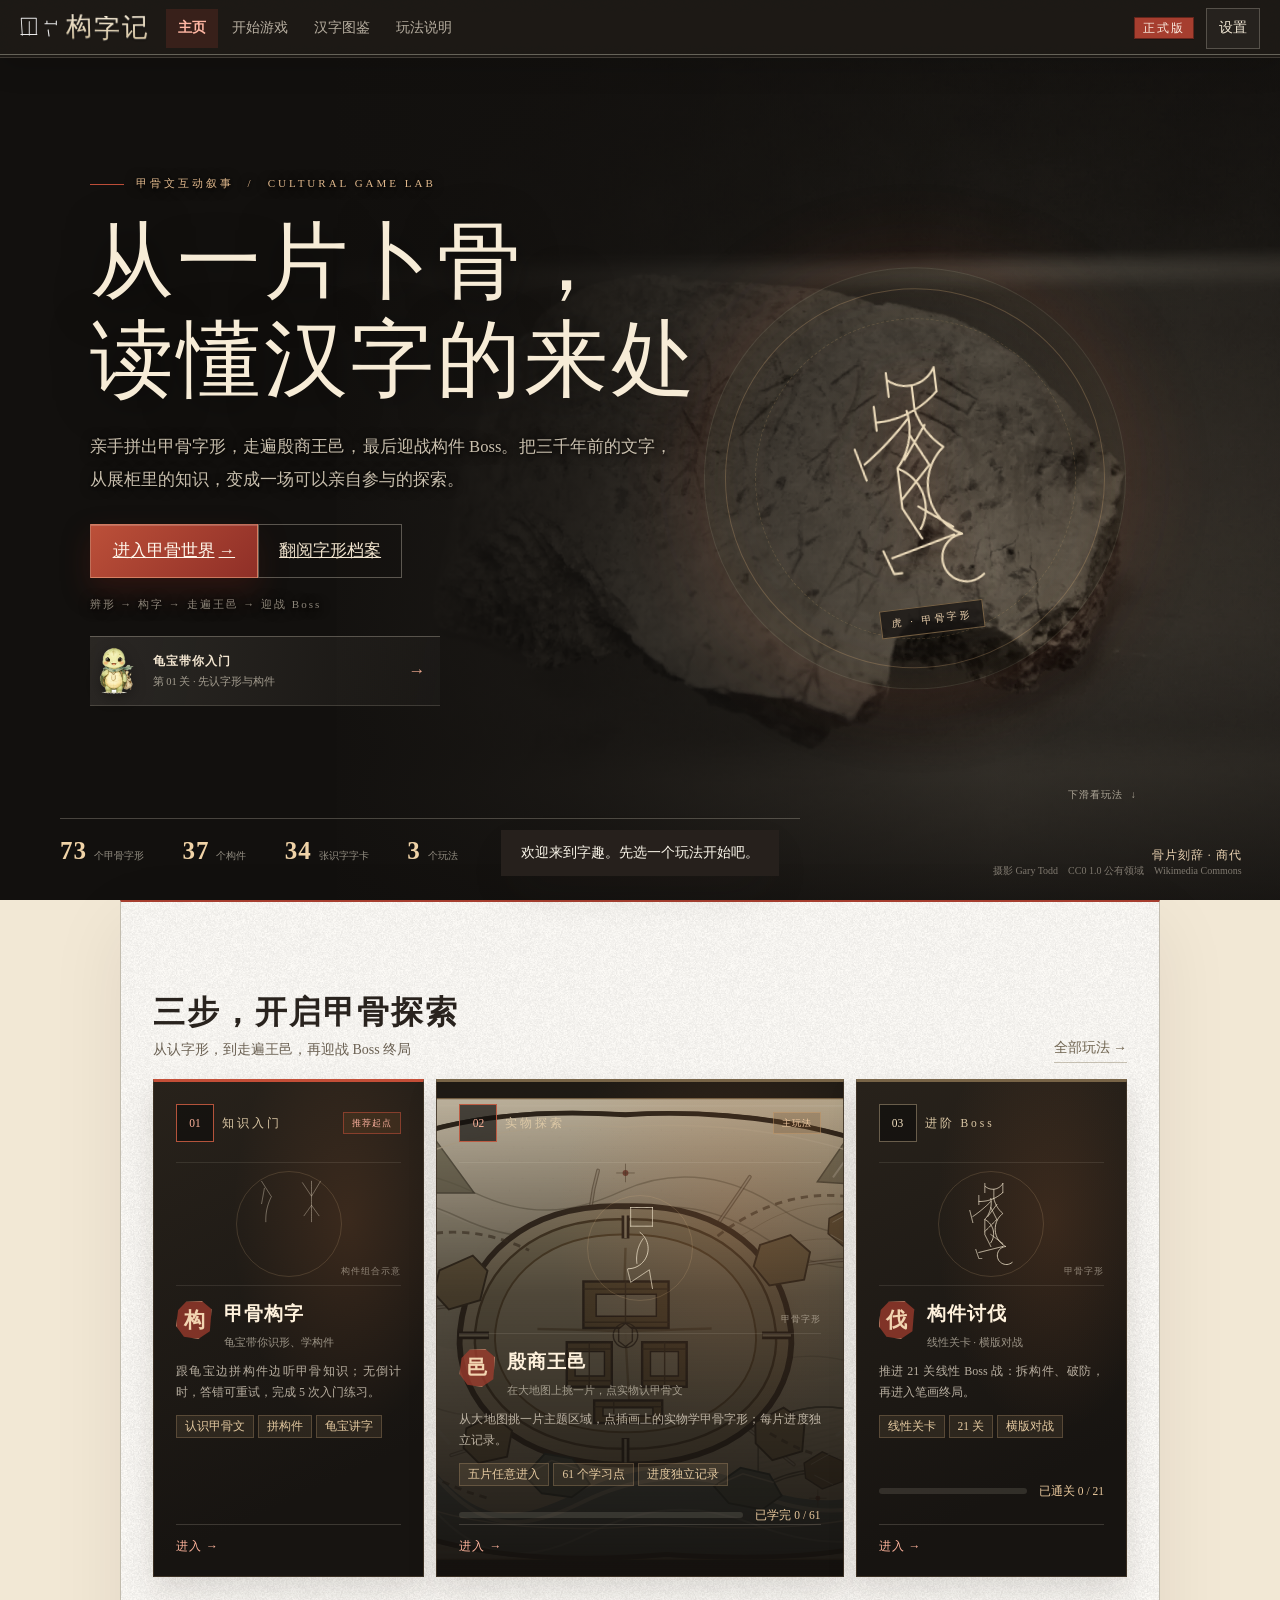
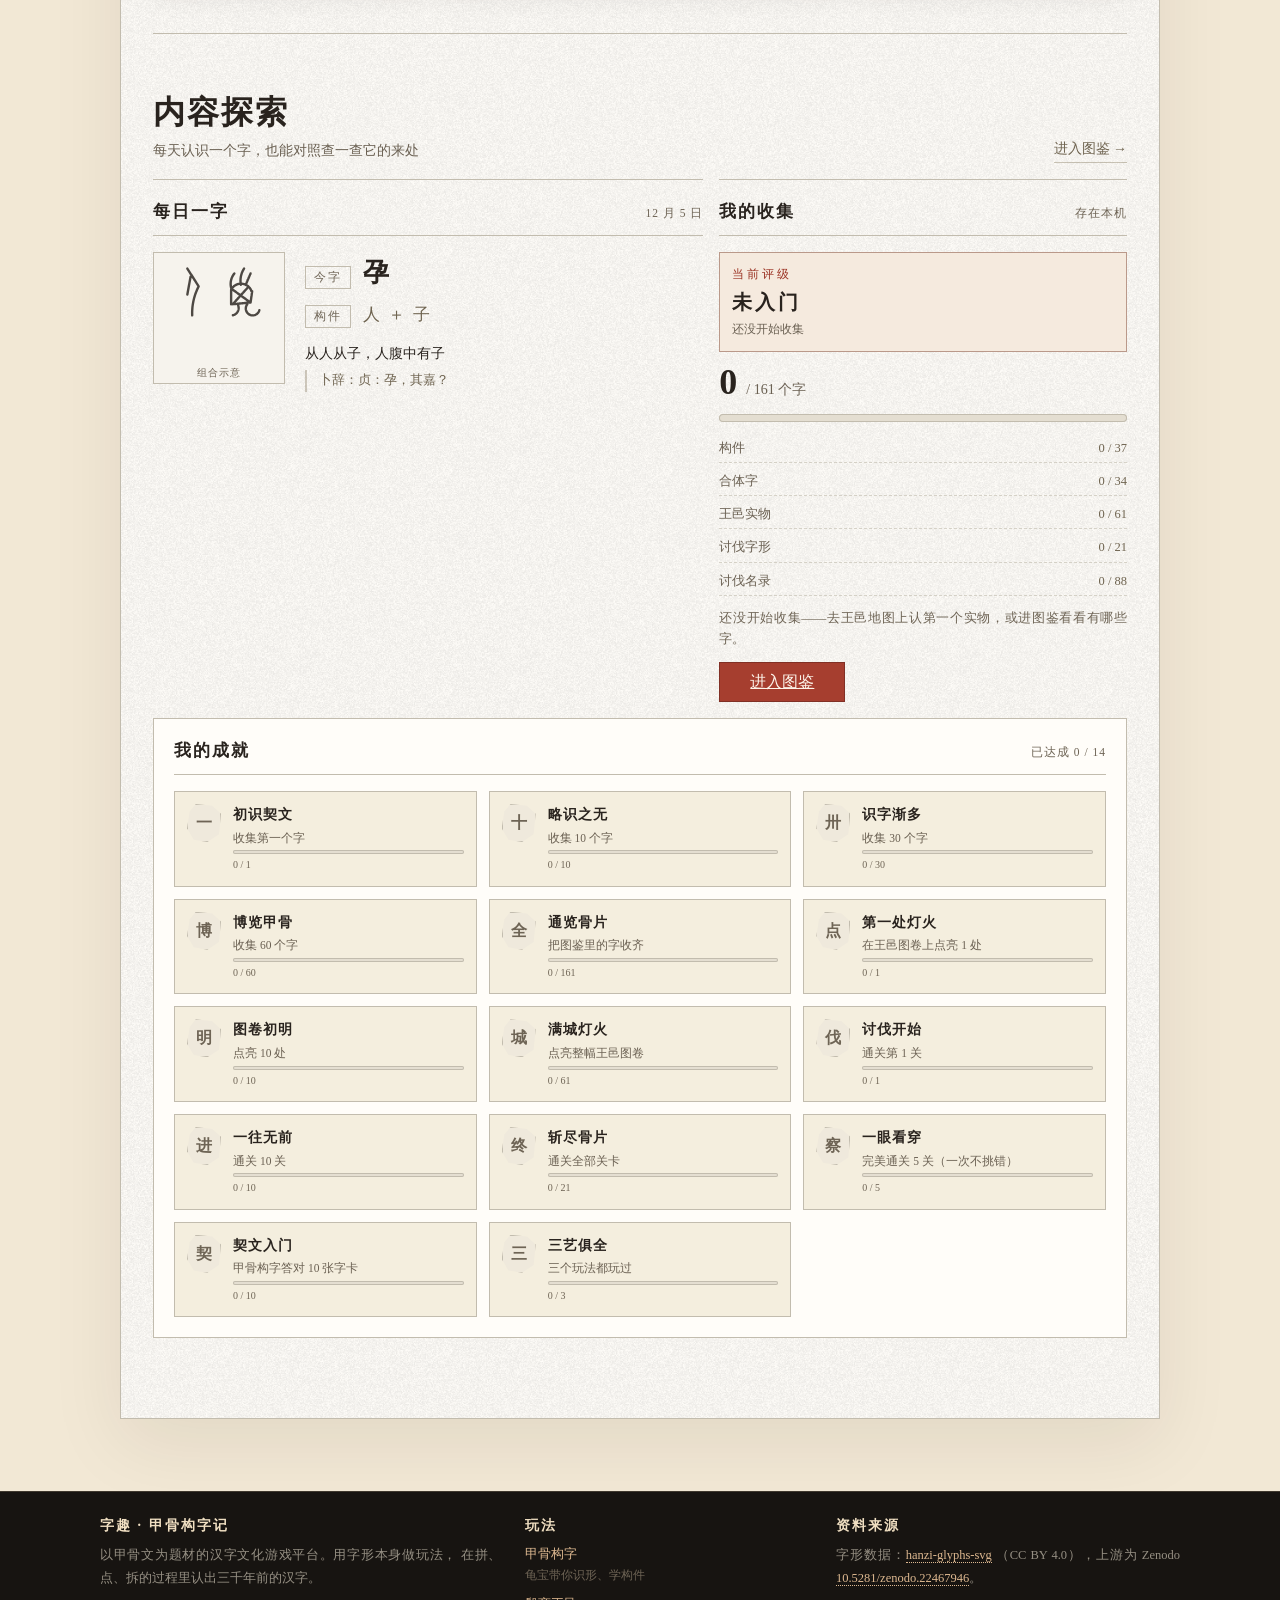
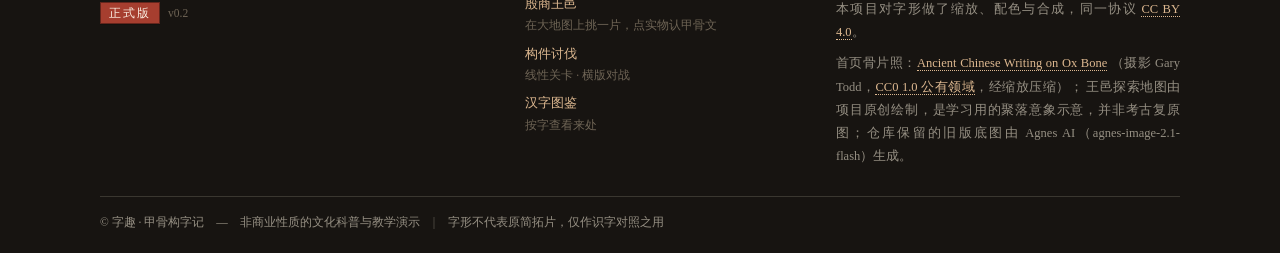
<file: index.html>
<!DOCTYPE html>
<html lang="zh-CN">
<head>
<meta charset="utf-8">
<meta name="viewport" content="width=device-width,initial-scale=1,viewport-fit=cover,maximum-scale=1,user-scalable=no">
<title>字趣 · 甲骨构字记</title>
<meta name="description" content="字趣 —— 以甲骨文为题材的汉字文化游戏平台。首个玩法「甲骨构字」：用甲骨文构件拼出汉字。">
<meta name="theme-color" content="#14100c">
<meta name="format-detection" content="telephone=no">
<meta name="apple-mobile-web-app-capable" content="yes">
<meta name="apple-mobile-web-app-status-bar-style" content="black-translucent">
<meta name="apple-mobile-web-app-title" content="字趣">
<meta name="mobile-web-app-capable" content="yes">
<meta property="og:type" content="website">
<meta property="og:title" content="字趣 · 甲骨构字记">
<meta property="og:description" content="用甲骨文构件拼出汉字，在卜问与质问里读懂商代。">
<link rel="icon" href="data:image/svg+xml,%3Csvg xmlns='http://www.w3.org/2000/svg' viewBox='0 0 64 64'%3E%3Crect width='64' height='64' rx='12' fill='%2314100c'/%3E%3Ctext x='32' y='45' font-size='36' text-anchor='middle' fill='%23e8dcc2' font-family='serif'%3E%E5%A5%91%3C/text%3E%3C/svg%3E">

<link rel="stylesheet" href="css/app.css">
<link rel="stylesheet" href="css/theme.css">
<link rel="stylesheet" href="css/ui.css?v=20261015-1">
<link rel="stylesheet" href="css/modes.css?v=20261016-5">
</head>
<body>

<!-- 壳层：固定顶部导航 + 自适应内容区。
     导航由壳层渲染（见 js/core/shell.js 的 renderHeader），
     桌面一行放下品牌与四个入口，窄屏自动折成"品牌一行 + 入口一行"。 -->
<div class="app-shell" id="appShell">

  <!-- 固定顶部导航：品牌 · 主页 / 开始游戏 / 汉字图鉴 / 玩法说明 -->
  <header class="top" id="siteTop"></header>

  <!-- 场景挂载点：首页 / 玩法列表 / 图鉴 / 玩法说明 / 对局 / 设置 -->
  <main id="sceneRoot" class="wrap"></main>

</div><!-- /app-shell -->

<!-- 页脚：项目介绍 · 玩法入口 · 资料来源（CC BY 4.0 要求署名） -->
<footer class="footer">
  <div class="foot-in">
    <div class="foot-col">
      <h4 class="foot-h">字趣 · 甲骨构字记</h4>
      <p class="foot-p">以甲骨文为题材的汉字文化游戏平台。用字形本身做玩法，
        在拼、点、拆的过程里认出三千年前的汉字。</p>
      <p class="foot-p foot-seal"><span class="seal">正式版</span>
        <span class="foot-ver">v<em id="footVer"></em></span></p>
    </div>
    <div class="foot-col">
      <h4 class="foot-h">玩法</h4>
      <ul class="foot-list" id="footModes"></ul>
    </div>
    <div class="foot-col">
      <h4 class="foot-h">资料来源</h4>
      <p class="foot-p">字形数据：<a href="https://github.com/zhouyongh/hanzi-glyphs-svg" target="_blank" rel="noopener">hanzi-glyphs-svg</a>
        （CC BY 4.0），上游为 Zenodo
        <a href="https://doi.org/10.5281/zenodo.22467946" target="_blank" rel="noopener">10.5281/zenodo.22467946</a>。</p>
      <p class="foot-p">本项目对字形做了缩放、配色与合成，同一协议
        <a href="https://creativecommons.org/licenses/by/4.0/" target="_blank" rel="noopener">CC BY 4.0</a>。</p>
      <p class="foot-p">首页骨片照：<a href="https://commons.wikimedia.org/wiki/File:Ancient_Chinese_Writing_on_Ox_Bone,_Shang_Dynasty.jpg" target="_blank" rel="noopener">Ancient Chinese Writing on Ox Bone</a>
        （摄影 Gary Todd，<a href="https://creativecommons.org/publicdomain/zero/1.0/" target="_blank" rel="noopener">CC0 1.0 公有领域</a>，经缩放压缩）；
        王邑探索地图由项目原创绘制，是学习用的聚落意象示意，并非考古复原图；仓库保留的旧版底图由 Agnes AI（agnes-image-2.1-flash）生成。</p>
    </div>
  </div>
  <div class="foot-bar">
    <span>© 字趣 · 甲骨构字记　—　非商业性质的文化科普与教学演示</span>
    <span class="foot-sep">｜</span>
    <span>字形不代表原简拓片，仅作识字对照之用</span>
  </div>
</footer>

<!-- ============================================================
     脚本加载顺序即依赖顺序：
       data  → 内置数据
       util  → 工具与存储
       packs → 通用内容包
       modes → 模式注册表（可插拔点）
       shell → 路由与壳层
       modes/* → 各玩法模块（每个自行 register）
     平台启动：build.js 最后调用 router.start()
     ============================================================ -->
<!-- 页面底纹：真实甲骨文字形（运行期注入，见 build.js 的 injectPattern） -->
<script>window.App = window.App || {}; App.OB_PATTERN = "data:image/svg+xml;charset=utf-8,%3Csvg%20xmlns%3D%22http%3A%2F%2Fwww.w3.org%2F2000%2Fsvg%22%20width%3D%22860%22%20height%3D%22860%22%20viewBox%3D%220%200%20860%20860%22%3E%3Cg%20opacity%3D%220.37%22%20transform%3D%22translate%2892.42%2C125.12%29%20scale%283.42176%29%22%3E%3Cpath%20d%3D%22M%2014.456%203.506%20L%204.456%2014.506%20A%200.735%200.735%200%200%200%205.544%2015.494%20L%2015.544%204.494%20A%200.735%200.735%200%200%200%2014.456%203.506%20Z%20M%208.402%204.427%20L%2013.402%2011.427%20A%200.735%200.735%200%200%200%2014.598%2010.573%20L%209.598%203.573%20A%200.735%200.735%200%200%200%208.402%204.427%20Z%20M%2013.267%2010.946%20L%2011.267%2037.946%20A%200.735%200.735%200%200%200%2012.733%2038.054%20L%2014.733%2011.054%20A%200.735%200.735%200%200%200%2013.267%2010.946%20Z%20M%2013.48%2011.52%20L%2020.48%2018.52%20A%200.735%200.735%200%200%200%2021.52%2017.48%20L%2014.52%2010.48%20A%200.735%200.735%200%200%200%2013.48%2011.52%20Z%20M%2013.522%2017.558%20L%2020.522%2023.558%20A%200.735%200.735%200%200%200%2021.478%2022.442%20L%2014.478%2016.442%20A%200.735%200.735%200%200%200%2013.522%2017.558%20Z%20M%2012.48%2026.52%20L%2019.48%2033.52%20A%200.735%200.735%200%200%200%2020.52%2032.48%20L%2013.52%2025.48%20A%200.735%200.735%200%200%200%2012.48%2026.52%20Z%20M%2012.516%2025.447%20L%204.516%2032.447%20A%200.735%200.735%200%200%200%205.484%2033.553%20L%2013.484%2026.553%20A%200.735%200.735%200%200%200%2012.516%2025.447%20Z%20M%2013.541%2016.426%20L%203.541%2024.426%20A%200.735%200.735%200%200%200%204.459%2025.574%20L%2014.459%2017.574%20A%200.735%200.735%200%200%200%2013.541%2016.426%20Z%22%20fill%3D%22%238a7350%22%2F%3E%3C%2Fg%3E%3Cg%20opacity%3D%220.334%22%20transform%3D%22translate%28307.82%2C122.14%29%20scale%284.03172%29%22%3E%3Cpath%20d%3D%22M%207.35%203.783%20L%204.35%2012.783%20A%200.685%200.685%200%200%200%205.65%2013.217%20L%208.65%204.217%20A%200.685%200.685%200%200%200%207.35%203.783%20Z%20M%2010.376%204.283%20L%2015.376%2015.283%20A%200.685%200.685%200%200%200%2016.624%2014.717%20L%2011.624%203.717%20A%200.685%200.685%200%200%200%2010.376%204.283%20Z%20M%205.672%2013.601%20L%2016.672%2019.601%20A%200.685%200.685%200%200%200%2017.328%2018.399%20L%206.328%2012.399%20A%200.685%200.685%200%200%200%205.672%2013.601%20Z%20M%209.32%2012.085%20L%2011.32%2028.085%20A%200.685%200.685%200%200%200%2012.68%2027.915%20L%2010.68%2011.915%20A%200.685%200.685%200%200%200%209.32%2012.085%20Z%20M%2011.516%2027.516%20L%205.516%2033.516%20A%200.685%200.685%200%200%200%206.484%2034.484%20L%2012.484%2028.484%20A%200.685%200.685%200%200%200%2011.516%2027.516%20Z%20M%209.452%2016.589%20L%203.452%2024.589%20A%200.685%200.685%200%200%200%204.548%2025.411%20L%2010.548%2017.411%20A%200.685%200.685%200%200%200%209.452%2016.589%20Z%20M%206.328%2021.134%20L%208.328%2031.134%20A%200.685%200.685%200%200%200%209.672%2030.866%20L%207.672%2020.866%20A%200.685%200.685%200%200%200%206.328%2021.134%20Z%20M%209.413%2030.352%20L%2012.413%2035.352%20A%200.685%200.685%200%200%200%2013.587%2034.648%20L%2010.587%2029.648%20A%200.685%200.685%200%200%200%209.413%2030.352%20Z%22%20fill%3D%22%238a7350%22%2F%3E%3C%2Fg%3E%3Cg%20opacity%3D%220.362%22%20transform%3D%22translate%28518.89%2C121.99%29%20scale%284.13812%29%22%3E%3Cpath%20d%3D%22M%2012.315%204%20L%2012.315%2022%20A%200.685%200.685%200%200%200%2013.685%2022%20L%2013.685%204%20A%200.685%200.685%200%200%200%2012.315%204%20Z%20M%2012.378%2021.713%20L%206.378%2034.713%20A%200.685%200.685%200%200%200%207.622%2035.287%20L%2013.622%2022.287%20A%200.685%200.685%200%200%200%2012.378%2021.713%20Z%20M%2012.484%207.549%20L%205.484%2015.549%20A%200.685%200.685%200%200%200%206.516%2016.451%20L%2013.516%208.451%20A%200.685%200.685%200%200%200%2012.484%207.549%20Z%20M%2012.62%208.57%20L%2021.62%2014.57%20A%200.685%200.685%200%200%200%2022.38%2013.43%20L%2013.38%207.43%20A%200.685%200.685%200%200%200%2012.62%208.57%20Z%20M%2012.66%2022.595%20L%2019.66%2026.595%20A%200.685%200.685%200%200%200%2020.34%2025.405%20L%2013.34%2021.405%20A%200.685%200.685%200%200%200%2012.66%2022.595%20Z%20M%2012.66%2021.405%20L%205.66%2025.405%20A%200.685%200.685%200%200%200%206.34%2026.595%20L%2013.34%2022.595%20A%200.685%200.685%200%200%200%2012.66%2021.405%20Z%20M%2012.324%2022.113%20L%2013.324%2028.113%20A%200.685%200.685%200%200%200%2014.676%2027.887%20L%2013.676%2021.887%20A%200.685%200.685%200%200%200%2012.324%2022.113%20Z%20M%209.694%2027.387%20L%203.694%2030.387%20A%200.685%200.685%200%200%200%204.306%2031.613%20L%2010.306%2028.613%20A%200.685%200.685%200%200%200%209.694%2027.387%20Z%20M%209.364%2028.254%20L%2011.364%2033.254%20A%200.685%200.685%200%200%200%2012.636%2032.746%20L%2010.636%2027.746%20A%200.685%200.685%200%200%200%209.364%2028.254%20Z%22%20fill%3D%22%238a7350%22%2F%3E%3C%2Fg%3E%3Cg%20opacity%3D%220.254%22%20transform%3D%22translate%28742.23%2C119.87%29%20scale%284.09538%29%22%3E%3Cpath%20d%3D%22M%209.368%203.655%20L%203.368%2014.655%20A%200.72%200.72%200%200%200%204.632%2015.345%20L%2010.632%204.345%20A%200.72%200.72%200%200%200%209.368%203.655%20Z%20M%209.378%204.363%20L%2016.378%2016.363%20A%200.72%200.72%200%200%200%2017.622%2015.637%20L%2010.622%203.637%20A%200.72%200.72%200%200%200%209.378%204.363%20Z%20M%206%2011.72%20L%2014%2011.72%20A%200.72%200.72%200%200%200%2014%2010.28%20L%206%2010.28%20A%200.72%200.72%200%200%200%206%2011.72%20Z%20M%208.308%2014.198%20L%2012.308%2028.198%20A%200.72%200.72%200%200%200%2013.692%2027.802%20L%209.692%2013.802%20A%200.72%200.72%200%200%200%208.308%2014.198%20Z%20M%2012.716%2027.338%20L%205.716%2030.338%20A%200.72%200.72%200%200%200%206.284%2031.662%20L%2013.284%2028.662%20A%200.72%200.72%200%200%200%2012.716%2027.338%20Z%20M%205.301%2030.825%20L%204.301%2034.825%20A%200.72%200.72%200%200%200%205.699%2035.175%20L%206.699%2031.175%20A%200.72%200.72%200%200%200%205.301%2030.825%20Z%20M%205.228%2035.683%20L%2014.228%2032.683%20A%200.72%200.72%200%200%200%2013.772%2031.317%20L%204.772%2034.317%20A%200.72%200.72%200%200%200%205.228%2035.683%20Z%20M%2013.294%2031.859%20L%2012.294%2036.859%20A%200.72%200.72%200%200%200%2013.706%2037.141%20L%2014.706%2032.141%20A%200.72%200.72%200%200%200%2013.294%2031.859%20Z%20M%209.301%2016.825%20L%206.301%2028.825%20A%200.72%200.72%200%200%200%207.699%2029.175%20L%2010.699%2017.175%20A%200.72%200.72%200%200%200%209.301%2016.825%20Z%22%20fill%3D%22%238a7350%22%2F%3E%3C%2Fg%3E%3Cg%20opacity%3D%220.344%22%20transform%3D%22translate%2893.84%2C409.04%29%20scale%284.98506%29%22%3E%3Cpath%20d%3D%22M%2011.385%205%20L%2011.385%2025%20A%200.615%200.615%200%200%200%2012.615%2025%20L%2012.615%205%20A%200.615%200.615%200%200%200%2011.385%205%20Z%20M%205.385%205%20L%205.385%2014%20A%200.615%200.615%200%200%200%206.615%2014%20L%206.615%205%20A%200.615%200.615%200%200%200%205.385%205%20Z%20M%205.806%2014.583%20L%2011.806%2016.583%20A%200.615%200.615%200%200%200%2012.194%2015.417%20L%206.194%2013.417%20A%200.615%200.615%200%200%200%205.806%2014.583%20Z%20M%2016.385%204%20L%2016.385%2013%20A%200.615%200.615%200%200%200%2017.615%2013%20L%2017.615%204%20A%200.615%200.615%200%200%200%2016.385%204%20Z%20M%2016.684%2012.473%20L%2011.684%2015.473%20A%200.615%200.615%200%200%200%2012.316%2016.527%20L%2017.316%2013.527%20A%200.615%200.615%200%200%200%2016.684%2012.473%20Z%20M%207%2020.615%20L%2016%2020.615%20A%200.615%200.615%200%200%200%2016%2019.385%20L%207%2019.385%20A%200.615%200.615%200%200%200%207%2020.615%20Z%20M%205%2025.615%20L%2017%2025.615%20A%200.615%200.615%200%200%200%2017%2024.385%20L%205%2024.385%20A%200.615%200.615%200%200%200%205%2025.615%20Z%20M%203.4%2022.133%20L%205.4%2031.133%20A%200.615%200.615%200%200%200%206.6%2030.867%20L%204.6%2021.867%20A%200.615%200.615%200%200%200%203.4%2022.133%20Z%20M%206%2031.615%20L%2016%2031.615%20A%200.615%200.615%200%200%200%2016%2030.385%20L%206%2030.385%20A%200.615%200.615%200%200%200%206%2031.615%20Z%20M%2016.603%2031.121%20L%2018.603%2021.121%20A%200.615%200.615%200%200%200%2017.397%2020.879%20L%2015.397%2030.879%20A%200.615%200.615%200%200%200%2016.603%2031.121%20Z%22%20fill%3D%22%238a7350%22%2F%3E%3C%2Fg%3E%3Cg%20opacity%3D%220.293%22%20transform%3D%22translate%28300.36%2C408.88%29%20scale%284.97181%29%22%3E%3Cpath%20d%3D%22M%204%209.63%20L%2011%209.63%20A%200.63%200.63%200%200%200%2011%208.37%20L%204%208.37%20A%200.63%200.63%200%200%200%204%209.63%20Z%20M%207.37%209%20L%207.37%2026%20A%200.63%200.63%200%200%200%208.63%2026%20L%208.63%209%20A%200.63%200.63%200%200%200%207.37%209%20Z%20M%2015.424%203.744%20L%2011.424%2012.744%20A%200.63%200.63%200%200%200%2012.576%2013.256%20L%2016.576%204.256%20A%200.63%200.63%200%200%200%2015.424%203.744%20Z%20M%2011.402%2013.199%20L%2014.402%2022.199%20A%200.63%200.63%200%200%200%2015.598%2021.801%20L%2012.598%2012.801%20A%200.63%200.63%200%200%200%2011.402%2013.199%20Z%20M%2014.424%2021.744%20L%2010.424%2030.744%20A%200.63%200.63%200%200%200%2011.576%2031.256%20L%2015.576%2022.256%20A%200.63%200.63%200%200%200%2014.424%2021.744%20Z%20M%2015.46%204.324%20L%2021.46%2014.324%20A%200.63%200.63%200%200%200%2022.54%2013.676%20L%2016.54%203.676%20A%200.63%200.63%200%200%200%2015.46%204.324%20Z%20M%2021.402%2013.801%20L%2018.402%2022.801%20A%200.63%200.63%200%200%200%2019.598%2023.199%20L%2022.598%2014.199%20A%200.63%200.63%200%200%200%2021.402%2013.801%20Z%20M%2018.376%2023.089%20L%2019.376%2030.089%20A%200.63%200.63%200%200%200%2020.624%2029.911%20L%2019.624%2022.911%20A%200.63%200.63%200%200%200%2018.376%2023.089%20Z%20M%2013.078%2015.625%20L%2021.078%2014.625%20A%200.63%200.63%200%200%200%2020.922%2013.375%20L%2012.922%2014.375%20A%200.63%200.63%200%200%200%2013.078%2015.625%20Z%20M%2013%2018.63%20L%2021%2018.63%20A%200.63%200.63%200%200%200%2021%2017.37%20L%2013%2017.37%20A%200.63%200.63%200%200%200%2013%2018.63%20Z%20M%207%2032.63%20L%2026%2032.63%20A%200.63%200.63%200%200%200%2026%2031.37%20L%207%2031.37%20A%200.63%200.63%200%200%200%207%2032.63%20Z%22%20fill%3D%22%238a7350%22%2F%3E%3C%2Fg%3E%3Cg%20opacity%3D%220.354%22%20transform%3D%22translate%28529.98%2C409.22%29%20scale%283.69358%29%22%3E%3Cpath%20d%3D%22M%2010.3%204%20L%2010.3%2016%20A%200.7%200.7%200%200%200%2011.7%2016%20L%2011.7%204%20A%200.7%200.7%200%200%200%2010.3%204%20Z%20M%207.4%206.36%20L%2010.4%2011.36%20A%200.7%200.7%200%200%200%2011.6%2010.64%20L%208.6%205.64%20A%200.7%200.7%200%200%200%207.4%206.36%20Z%20M%2011.7%2011%20A%200.7%200.7%200%200%200%2010.3%2011%20A%200.7%200.7%200%200%200%2011.7%2011%20Z%20M%2015.462%204.552%20L%2010.462%2010.552%20A%200.7%200.7%200%200%200%2011.538%2011.448%20L%2016.538%205.448%20A%200.7%200.7%200%200%200%2015.462%204.552%20Z%20M%2012.612%2016.418%20L%203.612%2022.418%20A%200.7%200.7%200%200%200%204.388%2023.582%20L%2013.388%2017.582%20A%200.7%200.7%200%200%200%2012.612%2016.418%20Z%20M%203.336%2023.221%20L%205.336%2029.221%20A%200.7%200.7%200%200%200%206.664%2028.779%20L%204.664%2022.779%20A%200.7%200.7%200%200%200%203.336%2023.221%20Z%20M%205.307%2028.901%20L%204.307%2035.901%20A%200.7%200.7%200%200%200%205.693%2036.099%20L%206.693%2029.099%20A%200.7%200.7%200%200%200%205.307%2028.901%20Z%20M%205%2019.7%20L%2010%2019.7%20A%200.7%200.7%200%200%200%2010%2018.3%20L%205%2018.3%20A%200.7%200.7%200%200%200%205%2019.7%20Z%20M%209.336%2018.779%20L%207.336%2024.779%20A%200.7%200.7%200%200%200%208.664%2025.221%20L%2010.664%2019.221%20A%200.7%200.7%200%200%200%209.336%2018.779%20Z%20M%2010.3%2023%20L%2010.3%2035%20A%200.7%200.7%200%200%200%2011.7%2035%20L%2011.7%2023%20A%200.7%200.7%200%200%200%2010.3%2023%20Z%20M%2010.505%2027.505%20L%206.505%2031.505%20A%200.7%200.7%200%200%200%207.495%2032.495%20L%2011.495%2028.495%20A%200.7%200.7%200%200%200%2010.505%2027.505%20Z%20M%2010.612%2028.582%20L%2016.612%2032.582%20A%200.7%200.7%200%200%200%2017.388%2031.418%20L%2011.388%2027.418%20A%200.7%200.7%200%200%200%2010.612%2028.582%20Z%22%20fill%3D%22%238a7350%22%2F%3E%3C%2Fg%3E%3Cg%20opacity%3D%220.256%22%20transform%3D%22translate%28743.55%2C418.25%29%20scale%284.13449%29%22%3E%3Cpath%20d%3D%22M%203.374%204.313%20L%205.374%208.313%20A%200.7%200.7%200%200%200%206.626%207.687%20L%204.626%203.687%20A%200.7%200.7%200%200%200%203.374%204.313%20Z%20M%205.374%207.687%20L%203.374%2011.687%20A%200.7%200.7%200%200%200%204.626%2012.313%20L%206.626%208.313%20A%200.7%200.7%200%200%200%205.374%207.687%20Z%20M%203.4%2012.36%20L%206.4%2017.36%20A%200.7%200.7%200%200%200%207.6%2016.64%20L%204.6%2011.64%20A%200.7%200.7%200%200%200%203.4%2012.36%20Z%20M%205.4%208.36%20L%208.4%2013.36%20A%200.7%200.7%200%200%200%209.6%2012.64%20L%206.6%207.64%20A%200.7%200.7%200%200%200%205.4%208.36%20Z%20M%207.505%204.495%20L%208.505%205.495%20A%200.7%200.7%200%200%200%209.495%204.505%20L%208.495%203.505%20A%200.7%200.7%200%200%200%207.505%204.495%20Z%20M%207.505%208.495%20L%209.505%2010.495%20A%200.7%200.7%200%200%200%2010.495%209.505%20L%208.495%207.505%20A%200.7%200.7%200%200%200%207.505%208.495%20Z%20M%2010.3%2021%20L%2010.3%2036%20A%200.7%200.7%200%200%200%2011.7%2036%20L%2011.7%2021%20A%200.7%200.7%200%200%200%2010.3%2021%20Z%20M%206.3%2018%20L%206.3%2025%20A%200.7%200.7%200%200%200%207.7%2025%20L%207.7%2018%20A%200.7%200.7%200%200%200%206.3%2018%20Z%20M%206.83%2025.679%20L%2010.83%2026.679%20A%200.7%200.7%200%200%200%2011.17%2025.321%20L%207.17%2024.321%20A%200.7%200.7%200%200%200%206.83%2025.679%20Z%20M%2015.3%2018%20L%2015.3%2025%20A%200.7%200.7%200%200%200%2016.7%2025%20L%2016.7%2018%20A%200.7%200.7%200%200%200%2015.3%2018%20Z%20M%2015.863%2024.314%20L%2010.863%2025.314%20A%200.7%200.7%200%200%200%2011.137%2026.686%20L%2016.137%2025.686%20A%200.7%200.7%200%200%200%2015.863%2024.314%20Z%20M%207.505%2028.495%20L%2010.505%2031.495%20A%200.7%200.7%200%200%200%2011.495%2030.505%20L%208.495%2027.505%20A%200.7%200.7%200%200%200%207.505%2028.495%20Z%20M%2015.64%2027.4%20L%2010.64%2030.4%20A%200.7%200.7%200%200%200%2011.36%2031.6%20L%2016.36%2028.6%20A%200.7%200.7%200%200%200%2015.64%2027.4%20Z%22%20fill%3D%22%238a7350%22%2F%3E%3C%2Fg%3E%3Cg%20opacity%3D%220.283%22%20transform%3D%22translate%2897.26%2C703.14%29%20scale%284.76898%29%22%3E%3Cpath%20d%3D%22M%205.354%203.928%20L%203.354%2021.928%20A%200.65%200.65%200%200%200%204.646%2022.072%20L%206.646%204.072%20A%200.65%200.65%200%200%200%205.354%203.928%20Z%20M%206%204.65%20L%2020%204.65%20A%200.65%200.65%200%200%200%2020%203.35%20L%206%203.35%20A%200.65%200.65%200%200%200%206%204.65%20Z%20M%2019.35%204%20L%2019.35%2021%20A%200.65%200.65%200%200%200%2020.65%2021%20L%2020.65%204%20A%200.65%200.65%200%200%200%2019.35%204%20Z%20M%2019.709%2020.419%20L%2015.709%2022.419%20A%200.65%200.65%200%200%200%2016.291%2023.581%20L%2020.291%2021.581%20A%200.65%200.65%200%200%200%2019.709%2020.419%20Z%20M%2015.363%2023.127%20L%2017.363%2033.127%20A%200.65%200.65%200%200%200%2018.637%2032.873%20L%2016.637%2022.873%20A%200.65%200.65%200%200%200%2015.363%2023.127%20Z%20M%208.443%2011.334%20L%2011.443%2016.334%20A%200.65%200.65%200%200%200%2012.557%2015.666%20L%209.557%2010.666%20A%200.65%200.65%200%200%200%208.443%2011.334%20Z%20M%2016.501%209.584%20L%2011.501%2015.584%20A%200.65%200.65%200%200%200%2012.499%2016.416%20L%2017.499%2010.416%20A%200.65%200.65%200%200%200%2016.501%209.584%20Z%20M%2011.35%2016%20L%2011.35%2031%20A%200.65%200.65%200%200%200%2012.65%2031%20L%2012.65%2016%20A%200.65%200.65%200%200%200%2011.35%2016%20Z%20M%208.48%2023.39%20L%2011.48%2027.39%20A%200.65%200.65%200%200%200%2012.52%2026.61%20L%209.52%2022.61%20A%200.65%200.65%200%200%200%208.48%2023.39%20Z%20M%203.666%2023.557%20L%208.666%2026.557%20A%200.65%200.65%200%200%200%209.334%2025.443%20L%204.334%2022.443%20A%200.65%200.65%200%200%200%203.666%2023.557%20Z%20M%208.383%2025.794%20L%206.383%2031.794%20A%200.65%200.65%200%200%200%207.617%2032.206%20L%209.617%2026.206%20A%200.65%200.65%200%200%200%208.383%2025.794%20Z%20M%208.419%2010.709%20L%205.419%2016.709%20A%200.65%200.65%200%200%200%206.581%2017.291%20L%209.581%2011.291%20A%200.65%200.65%200%200%200%208.419%2010.709%20Z%20M%2016.359%2010.107%20L%2017.359%2016.107%20A%200.65%200.65%200%200%200%2018.641%2015.893%20L%2017.641%209.893%20A%200.65%200.65%200%200%200%2016.359%2010.107%20Z%20M%2012.46%2027.46%20L%2015.46%2024.46%20A%200.65%200.65%200%200%200%2014.54%2023.54%20L%2011.54%2026.54%20A%200.65%200.65%200%200%200%2012.46%2027.46%20Z%22%20fill%3D%22%238a7350%22%2F%3E%3C%2Fg%3E%3Cg%20opacity%3D%220.343%22%20transform%3D%22translate%28313.54%2C701.51%29%20scale%285.27812%29%22%3E%3Cpath%20d%3D%22M%207.535%209.372%20L%2011.535%2014.372%20A%200.595%200.595%200%200%200%2012.465%2013.628%20L%208.465%208.628%20A%200.595%200.595%200%200%200%207.535%209.372%20Z%20M%2014.468%207.734%20L%2011.468%2013.734%20A%200.595%200.595%200%200%200%2012.532%2014.266%20L%2015.532%208.266%20A%200.595%200.595%200%200%200%2014.468%207.734%20Z%20M%207.468%208.734%20L%203.468%2016.734%20A%200.595%200.595%200%200%200%204.532%2017.266%20L%208.532%209.266%20A%200.595%200.595%200%200%200%207.468%208.734%20Z%20M%2014.535%208.372%20L%2018.535%2013.372%20A%200.595%200.595%200%200%200%2019.465%2012.628%20L%2015.465%207.628%20A%200.595%200.595%200%200%200%2014.535%208.372%20Z%20M%2011.405%2014%20L%2011.405%2030%20A%200.595%200.595%200%200%200%2012.595%2030%20L%2012.595%2014%20A%200.595%200.595%200%200%200%2011.405%2014%20Z%20M%206.516%2023.346%20L%2011.516%2030.346%20A%200.595%200.595%200%200%200%2012.484%2029.654%20L%207.484%2022.654%20A%200.595%200.595%200%200%200%206.516%2023.346%20Z%20M%2014.436%2020.812%20L%2011.436%2029.812%20A%200.595%200.595%200%200%200%2012.564%2030.188%20L%2015.564%2021.188%20A%200.595%200.595%200%200%200%2014.436%2020.812%20Z%20M%208.33%2018.495%20L%2011.33%2016.495%20A%200.595%200.595%200%200%200%2010.67%2015.505%20L%207.67%2017.505%20A%200.595%200.595%200%200%200%208.33%2018.495%20Z%20M%2010.67%2016.495%20L%2016.67%2020.495%20A%200.595%200.595%200%200%200%2017.33%2019.505%20L%2011.33%2015.505%20A%200.595%200.595%200%200%200%2010.67%2016.495%20Z%20M%207.468%2018.266%20L%208.468%2020.266%20A%200.595%200.595%200%200%200%209.532%2019.734%20L%208.532%2017.734%20A%200.595%200.595%200%200%200%207.468%2018.266%20Z%20M%209%2020.595%20L%2017%2020.595%20A%200.595%200.595%200%200%200%2017%2019.405%20L%209%2019.405%20A%200.595%200.595%200%200%200%209%2020.595%20Z%20M%2020.405%204%20L%2020.405%2018%20A%200.595%200.595%200%200%200%2021.595%2018%20L%2021.595%204%20A%200.595%200.595%200%200%200%2020.405%204%20Z%20M%2016.505%206.33%20L%2020.505%2012.33%20A%200.595%200.595%200%200%200%2021.495%2011.67%20L%2017.495%205.67%20A%200.595%200.595%200%200%200%2016.505%206.33%20Z%20M%2021.595%2012%20A%200.595%200.595%200%200%200%2020.405%2012%20A%200.595%200.595%200%200%200%2021.595%2012%20Z%20M%2026.579%205.579%20L%2020.579%2011.579%20A%200.595%200.595%200%200%200%2021.421%2012.421%20L%2027.421%206.421%20A%200.595%200.595%200%200%200%2026.579%205.579%20Z%20M%2017.129%2020.581%20L%2026.129%2018.581%20A%200.595%200.595%200%200%200%2025.871%2017.419%20L%2016.871%2019.419%20A%200.595%200.595%200%200%200%2017.129%2020.581%20Z%22%20fill%3D%22%238a7350%22%2F%3E%3C%2Fg%3E%3Cg%20opacity%3D%220.295%22%20transform%3D%22translate%28523.09%2C691.18%29%20scale%284.02553%29%22%3E%3Cpath%20d%3D%22M%2015.28%204%20L%2015.28%2037%20A%200.72%200.72%200%200%200%2016.72%2037%20L%2016.72%204%20A%200.72%200.72%200%200%200%2015.28%204%20Z%20M%2011.28%2016%20L%2011.28%2022%20A%200.72%200.72%200%200%200%2012.72%2022%20L%2012.72%2016%20A%200.72%200.72%200%200%200%2011.28%2016%20Z%20M%2012%2016.72%20L%2022%2016.72%20A%200.72%200.72%200%200%200%2022%2015.28%20L%2012%2015.28%20A%200.72%200.72%200%200%200%2012%2016.72%20Z%20M%2021.28%2016%20L%2021.28%2022%20A%200.72%200.72%200%200%200%2022.72%2022%20L%2022.72%2016%20A%200.72%200.72%200%200%200%2021.28%2016%20Z%20M%2012%2022.72%20L%2022%2022.72%20A%200.72%200.72%200%200%200%2022%2021.28%20L%2012%2021.28%20A%200.72%200.72%200%200%200%2012%2022.72%20Z%20M%206%207.72%20L%2010%207.72%20A%200.72%200.72%200%200%200%2010%206.28%20L%206%206.28%20A%200.72%200.72%200%200%200%206%207.72%20Z%20M%2010.118%207.71%20L%2016.118%206.71%20A%200.72%200.72%200%200%200%2015.882%205.29%20L%209.882%206.29%20A%200.72%200.72%200%200%200%2010.118%207.71%20Z%20M%206%2012.72%20L%209%2012.72%20A%200.72%200.72%200%200%200%209%2011.28%20L%206%2011.28%20A%200.72%200.72%200%200%200%206%2012.72%20Z%20M%209.399%2012.599%20L%2012.399%2010.599%20A%200.72%200.72%200%200%200%2011.601%209.401%20L%208.601%2011.401%20A%200.72%200.72%200%200%200%209.399%2012.599%20Z%20M%2012%2010.72%20L%2016%2010.72%20A%200.72%200.72%200%200%200%2016%209.28%20L%2012%209.28%20A%200.72%200.72%200%200%200%2012%2010.72%20Z%20M%205%2027.72%20L%209%2027.72%20A%200.72%200.72%200%200%200%209%2026.28%20L%205%2026.28%20A%200.72%200.72%200%200%200%205%2027.72%20Z%20M%209.509%2027.509%20L%2011.509%2025.509%20A%200.72%200.72%200%200%200%2010.491%2024.491%20L%208.491%2026.491%20A%200.72%200.72%200%200%200%209.509%2027.509%20Z%20M%2011%2025.72%20L%2016%2025.72%20A%200.72%200.72%200%200%200%2016%2024.28%20L%2011%2024.28%20A%200.72%200.72%200%200%200%2011%2025.72%20Z%20M%204%2031.72%20L%208%2031.72%20A%200.72%200.72%200%200%200%208%2030.28%20L%204%2030.28%20A%200.72%200.72%200%200%200%204%2031.72%20Z%20M%208.322%2031.644%20L%2012.322%2029.644%20A%200.72%200.72%200%200%200%2011.678%2028.356%20L%207.678%2030.356%20A%200.72%200.72%200%200%200%208.322%2031.644%20Z%20M%2011.772%2029.683%20L%2014.772%2030.683%20A%200.72%200.72%200%200%200%2015.228%2029.317%20L%2012.228%2028.317%20A%200.72%200.72%200%200%200%2011.772%2029.683%20Z%22%20fill%3D%22%238a7350%22%2F%3E%3C%2Fg%3E%3Cg%20opacity%3D%220.352%22%20transform%3D%22translate%28731.62%2C688.27%29%20scale%284.06915%29%22%3E%3Cpath%20d%3D%22M%2012.33%204.799%20L%209.33%2014.799%20A%200.7%200.7%200%200%200%2010.67%2015.201%20L%2013.67%205.201%20A%200.7%200.7%200%200%200%2012.33%204.799%20Z%20M%2011.453%209.437%20L%2015.453%2014.437%20A%200.7%200.7%200%200%200%2016.547%2013.563%20L%2012.547%208.563%20A%200.7%200.7%200%200%200%2011.453%209.437%20Z%20M%2015.336%2013.779%20L%2013.336%2019.779%20A%200.7%200.7%200%200%200%2014.664%2020.221%20L%2016.664%2014.221%20A%200.7%200.7%200%200%200%2015.336%2013.779%20Z%20M%2013.3%2020%20L%2013.3%2036%20A%200.7%200.7%200%200%200%2014.7%2036%20L%2014.7%2020%20A%200.7%200.7%200%200%200%2013.3%2020%20Z%20M%205.3%2010%20L%205.3%2019%20A%200.7%200.7%200%200%200%206.7%2019%20L%206.7%2010%20A%200.7%200.7%200%200%200%205.3%2010%20Z%20M%203.418%2013.388%20L%205.418%2016.388%20A%200.7%200.7%200%200%200%206.582%2015.612%20L%204.582%2012.612%20A%200.7%200.7%200%200%200%203.418%2013.388%20Z%20M%206.7%2016%20A%200.7%200.7%200%200%200%205.3%2016%20A%200.7%200.7%200%200%200%206.7%2016%20Z%20M%208.44%2011.58%20L%205.44%2015.58%20A%200.7%200.7%200%200%200%206.56%2016.42%20L%209.56%2012.42%20A%200.7%200.7%200%200%200%208.44%2011.58%20Z%20M%207.3%2023%20L%207.3%2034%20A%200.7%200.7%200%200%200%208.7%2034%20L%208.7%2023%20A%200.7%200.7%200%200%200%207.3%2023%20Z%20M%204.505%2026.495%20L%207.505%2029.495%20A%200.7%200.7%200%200%200%208.495%2028.505%20L%205.495%2025.505%20A%200.7%200.7%200%200%200%204.505%2026.495%20Z%20M%2010.44%2024.58%20L%207.44%2028.58%20A%200.7%200.7%200%200%200%208.56%2029.42%20L%2011.56%2025.42%20A%200.7%200.7%200%200%200%2010.44%2024.58%20Z%20M%2019.3%204%20L%2019.3%2015%20A%200.7%200.7%200%200%200%2020.7%2015%20L%2020.7%204%20A%200.7%200.7%200%200%200%2019.3%204%20Z%20M%2015.505%207.495%20L%2019.505%2011.495%20A%200.7%200.7%200%200%200%2020.495%2010.505%20L%2016.495%206.505%20A%200.7%200.7%200%200%200%2015.505%207.495%20Z%20M%2023.453%205.563%20L%2019.453%2010.563%20A%200.7%200.7%200%200%200%2020.547%2011.437%20L%2024.547%206.437%20A%200.7%200.7%200%200%200%2023.453%205.563%20Z%20M%2018.3%2022%20L%2018.3%2035%20A%200.7%200.7%200%200%200%2019.7%2035%20L%2019.7%2022%20A%200.7%200.7%200%200%200%2018.3%2022%20Z%20M%2015.44%2025.42%20L%2018.44%2029.42%20A%200.7%200.7%200%200%200%2019.56%2028.58%20L%2016.56%2024.58%20A%200.7%200.7%200%200%200%2015.44%2025.42%20Z%20M%2023.505%2023.505%20L%2018.505%2028.505%20A%200.7%200.7%200%200%200%2019.495%2029.495%20L%2024.495%2024.495%20A%200.7%200.7%200%200%200%2023.505%2023.505%20Z%22%20fill%3D%22%238a7350%22%2F%3E%3C%2Fg%3E%3C%2Fsvg%3E";</script>
<script src="js/core/data.js"></script>
<script src="js/core/_data.js?v=20261017-2"></script>
<script src="js/core/leveldata.js"></script>
<script src="js/core/util.js?v=20261012-2"></script>
<script src="js/core/packs.js"></script>
<script src="js/core/demo.js?v=20261017-1"></script>
<script src="js/core/atlas.js?v=20261015-1"></script>
<script src="js/core/achievements.js"></script>
<script src="js/core/modes.js"></script>
<script src="js/core/motion.js"></script>
<script src="js/core/shell.js?v=20261015-1"></script>

<script src="js/modes/bone-build.js"></script>
<script src="js/modes/wangyi-map.js"></script>
<script src="js/modes/boss-raid.js?v=20261016-1"></script>

<script src="js/core/build.js"></script>
</body>
</html>
</file>
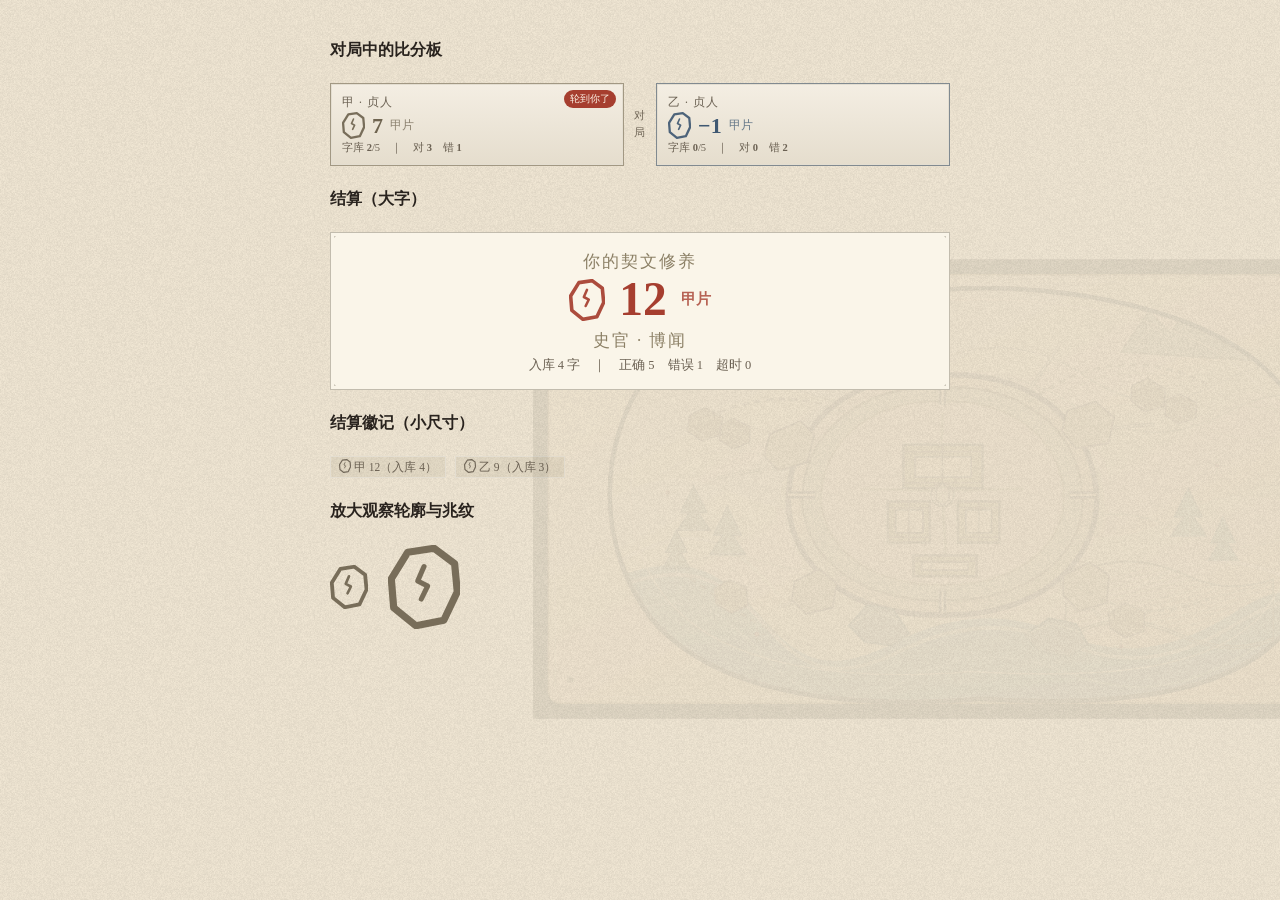
<file: dev/_preview_bone.html>
<!DOCTYPE html>
<html lang="zh-CN">
<head>
<meta charset="utf-8">
<title>甲骨片得分 · 渲染预览（开发自查用）</title>
<!-- 用途：单独验证「得分 = 甲骨片 ×N」的渲染。
     对局里拼对后会立刻换卡并重建比分板，读数时序不稳，
     不适合在 _run_drive 里断言；故用本页以真实样式表 + 真实 DOM 结构对照。 -->
<link rel="stylesheet" href="../css/app.css">
<link rel="stylesheet" href="../css/theme.css">
<link rel="stylesheet" href="../css/ui.css">
<link rel="stylesheet" href="../css/modes.css">
<style> body { padding: 18px; } .demo { max-width: 620px; margin: 0 auto 22px; } </style>
</head>
<body data-nav="single">

<div class="demo">
  <h4>对局中的比分板</h4>
  <div class="scoreboard">
    <div class="pl p1">
      <span class="tag">轮到你了</span>
      <div class="who">甲 · 贞人</div>
      <div class="pts"><span class="bone-ico" aria-hidden="true"></span><span class="num">7</span><span class="pts-unit">甲片</span></div>
      <div class="inv">字库 <b>2</b>/5　｜　对 <b>3</b>　错 <b>1</b></div>
    </div>
    <div class="vs">对<br>局</div>
    <div class="pl p2">
      <div class="who">乙 · 贞人</div>
      <div class="pts"><span class="bone-ico" aria-hidden="true"></span><span class="num">−1</span><span class="pts-unit">甲片</span></div>
      <div class="inv">字库 <b>0</b>/5　｜　对 <b>0</b>　错 <b>2</b></div>
    </div>
  </div>
</div>

<div class="demo">
  <h4>结算（大字）</h4>
  <div class="panel end">
    <div class="rank">你的契文修养</div>
    <div class="score" id="big"><span class="bone-ico" aria-hidden="true"></span><span class="num">12</span><span class="pts-unit">甲片</span></div>
    <div class="rank">史官 · 博闻</div>
    <div class="hint">入库 4 字　｜　正确 5　错误 1　超时 0</div>
  </div>
</div>

<div class="demo">
  <h4>结算徽记（小尺寸）</h4>
  <div class="bar" style="gap:9px">
    <span class="chip"><span class="bone-ico" aria-hidden="true"></span> 甲 12（入库 4）</span>
    <span class="chip"><span class="bone-ico" aria-hidden="true"></span> 乙 9（入库 3）</span>
  </div>
</div>

<div class="demo">
  <h4>放大观察轮廓与兆纹</h4>
  <div style="font-size:36px; display:flex; align-items:center; gap:20px; color:var(--bronze-tint)">
    <span class="bone-ico" aria-hidden="true"></span>
    <span class="bone-ico" style="width:2em;height:2.4em" aria-hidden="true"></span>
  </div>
</div>

<script>
/* 顺手把关键计算值写进 data-check，便于 headless 断言：
   尺寸是否非 0（行内元素曾塌成 0 宽）、颜色是否继承、掩膜是否生效。 */
setTimeout(function () {
  function info(sel) {
    var e = document.querySelector(sel);
    if (!e) return sel + ' 缺失';
    var cs = getComputedStyle(e), r = e.getBoundingClientRect();
    var mi = cs.webkitMaskImage || cs.maskImage;
    return sel + ' ' + Math.round(r.width) + 'x' + Math.round(r.height) +
           ' color=' + cs.backgroundColor +
           ' mask=' + (mi && mi.indexOf('url') === 0 ? 'ok' : 'none');
  }
  document.documentElement.setAttribute('data-check', [
    info('.pl.p1 .pts .bone-ico'),
    info('#big .bone-ico'),
    info('.chip .bone-ico')
  ].join(' ;; '));
}, 800);
</script>
</body>
</html>
</file>
<file: css/app.css>
:root{
    /* 甲骨文主题：骨色底 + 墨色字 + 朱砂点缀
       朱砂取自甲骨卜辞中「填朱」的朱书痕迹，是最能代表甲骨的字色 */
    --ink:#221d15;        /* 墨（主文字） */
    --ink2:#6b5f4b;       /* 淡墨（次要文字） */
    --paper:#f0e6d2;      /* 骨色（页面底） */
    --card:#faf4e6;       /* 卡片 */
    --gold:#8f6b2e;       /* 旧金（边框、强调） */
    --red:#9b3324;        /* 朱砂（印章、关键提示） */
    --green:#3f6b4a;
    --blue:#3f5872;
    --line:#c2ad86;       /* 骨纹分隔线 */
    --shadow:0 2px 12px rgba(70,52,26,.16);
    --bone1:#f3e9d6;
    --bone2:#e6d8bd;
    --crack:#8a7a5e;      /* 兆纹色 */
    --ink-soft:#6f6455;   /* 渐变末端色（艺术字/图表用） */
    /* 边框体系：外框深、内线浅，合成"骨片刻痕"的双线感 */
    --edge:#b59a6e;       /* 外框 */
    --edge-in:#dcc79c;    /* 内线（比外框浅，形成双线）*/
    --r:9px;              /* 统一圆角 */
    --r-sm:6px;
    --r-pill:999px;
  }
  *{box-sizing:border-box;-webkit-tap-highlight-color:transparent}
  html,body{margin:0;padding:0}
  /* ---- 甲骨文纹样背景 ----
     纹样由真实甲骨文字形矢量合成（每瓦片 4×3 个字形，带错落与浓淡变化），
     来源：hanzi-glyphs-svg / Zenodo 10.5281/zenodo.22467946，CC BY 4.0。
     作为 data URI 内联，不加载任何外部图片；矢量因而在任何分辨率下都清晰。 */
  body{
    color:var(--ink);
    background-color:var(--paper);
    background-image:
      url("data:image/svg+xml;charset=utf-8,%3Csvg%20xmlns%3D%22http%3A%2F%2Fwww.w3.org%2F2000%2Fsvg%22%20width%3D%22860%22%20height%3D%22860%22%20viewBox%3D%220%200%20860%20860%22%3E%3Cg%20opacity%3D%220.37%22%20transform%3D%22translate%2892.42%2C125.12%29%20scale%283.42176%29%22%3E%3Cpath%20d%3D%22M%2014.456%203.506%20L%204.456%2014.506%20A%200.735%200.735%200%200%200%205.544%2015.494%20L%2015.544%204.494%20A%200.735%200.735%200%200%200%2014.456%203.506%20Z%20M%208.402%204.427%20L%2013.402%2011.427%20A%200.735%200.735%200%200%200%2014.598%2010.573%20L%209.598%203.573%20A%200.735%200.735%200%200%200%208.402%204.427%20Z%20M%2013.267%2010.946%20L%2011.267%2037.946%20A%200.735%200.735%200%200%200%2012.733%2038.054%20L%2014.733%2011.054%20A%200.735%200.735%200%200%200%2013.267%2010.946%20Z%20M%2013.48%2011.52%20L%2020.48%2018.52%20A%200.735%200.735%200%200%200%2021.52%2017.48%20L%2014.52%2010.48%20A%200.735%200.735%200%200%200%2013.48%2011.52%20Z%20M%2013.522%2017.558%20L%2020.522%2023.558%20A%200.735%200.735%200%200%200%2021.478%2022.442%20L%2014.478%2016.442%20A%200.735%200.735%200%200%200%2013.522%2017.558%20Z%20M%2012.48%2026.52%20L%2019.48%2033.52%20A%200.735%200.735%200%200%200%2020.52%2032.48%20L%2013.52%2025.48%20A%200.735%200.735%200%200%200%2012.48%2026.52%20Z%20M%2012.516%2025.447%20L%204.516%2032.447%20A%200.735%200.735%200%200%200%205.484%2033.553%20L%2013.484%2026.553%20A%200.735%200.735%200%200%200%2012.516%2025.447%20Z%20M%2013.541%2016.426%20L%203.541%2024.426%20A%200.735%200.735%200%200%200%204.459%2025.574%20L%2014.459%2017.574%20A%200.735%200.735%200%200%200%2013.541%2016.426%20Z%22%20fill%3D%22%238a7350%22%2F%3E%3C%2Fg%3E%3Cg%20opacity%3D%220.334%22%20transform%3D%22translate%28307.82%2C122.14%29%20scale%284.03172%29%22%3E%3Cpath%20d%3D%22M%207.35%203.783%20L%204.35%2012.783%20A%200.685%200.685%200%200%200%205.65%2013.217%20L%208.65%204.217%20A%200.685%200.685%200%200%200%207.35%203.783%20Z%20M%2010.376%204.283%20L%2015.376%2015.283%20A%200.685%200.685%200%200%200%2016.624%2014.717%20L%2011.624%203.717%20A%200.685%200.685%200%200%200%2010.376%204.283%20Z%20M%205.672%2013.601%20L%2016.672%2019.601%20A%200.685%200.685%200%200%200%2017.328%2018.399%20L%206.328%2012.399%20A%200.685%200.685%200%200%200%205.672%2013.601%20Z%20M%209.32%2012.085%20L%2011.32%2028.085%20A%200.685%200.685%200%200%200%2012.68%2027.915%20L%2010.68%2011.915%20A%200.685%200.685%200%200%200%209.32%2012.085%20Z%20M%2011.516%2027.516%20L%205.516%2033.516%20A%200.685%200.685%200%200%200%206.484%2034.484%20L%2012.484%2028.484%20A%200.685%200.685%200%200%200%2011.516%2027.516%20Z%20M%209.452%2016.589%20L%203.452%2024.589%20A%200.685%200.685%200%200%200%204.548%2025.411%20L%2010.548%2017.411%20A%200.685%200.685%200%200%200%209.452%2016.589%20Z%20M%206.328%2021.134%20L%208.328%2031.134%20A%200.685%200.685%200%200%200%209.672%2030.866%20L%207.672%2020.866%20A%200.685%200.685%200%200%200%206.328%2021.134%20Z%20M%209.413%2030.352%20L%2012.413%2035.352%20A%200.685%200.685%200%200%200%2013.587%2034.648%20L%2010.587%2029.648%20A%200.685%200.685%200%200%200%209.413%2030.352%20Z%22%20fill%3D%22%238a7350%22%2F%3E%3C%2Fg%3E%3Cg%20opacity%3D%220.362%22%20transform%3D%22translate%28518.89%2C121.99%29%20scale%284.13812%29%22%3E%3Cpath%20d%3D%22M%2012.315%204%20L%2012.315%2022%20A%200.685%200.685%200%200%200%2013.685%2022%20L%2013.685%204%20A%200.685%200.685%200%200%200%2012.315%204%20Z%20M%2012.378%2021.713%20L%206.378%2034.713%20A%200.685%200.685%200%200%200%207.622%2035.287%20L%2013.622%2022.287%20A%200.685%200.685%200%200%200%2012.378%2021.713%20Z%20M%2012.484%207.549%20L%205.484%2015.549%20A%200.685%200.685%200%200%200%206.516%2016.451%20L%2013.516%208.451%20A%200.685%200.685%200%200%200%2012.484%207.549%20Z%20M%2012.62%208.57%20L%2021.62%2014.57%20A%200.685%200.685%200%200%200%2022.38%2013.43%20L%2013.38%207.43%20A%200.685%200.685%200%200%200%2012.62%208.57%20Z%20M%2012.66%2022.595%20L%2019.66%2026.595%20A%200.685%200.685%200%200%200%2020.34%2025.405%20L%2013.34%2021.405%20A%200.685%200.685%200%200%200%2012.66%2022.595%20Z%20M%2012.66%2021.405%20L%205.66%2025.405%20A%200.685%200.685%200%200%200%206.34%2026.595%20L%2013.34%2022.595%20A%200.685%200.685%200%200%200%2012.66%2021.405%20Z%20M%2012.324%2022.113%20L%2013.324%2028.113%20A%200.685%200.685%200%200%200%2014.676%2027.887%20L%2013.676%2021.887%20A%200.685%200.685%200%200%200%2012.324%2022.113%20Z%20M%209.694%2027.387%20L%203.694%2030.387%20A%200.685%200.685%200%200%200%204.306%2031.613%20L%2010.306%2028.613%20A%200.685%200.685%200%200%200%209.694%2027.387%20Z%20M%209.364%2028.254%20L%2011.364%2033.254%20A%200.685%200.685%200%200%200%2012.636%2032.746%20L%2010.636%2027.746%20A%200.685%200.685%200%200%200%209.364%2028.254%20Z%22%20fill%3D%22%238a7350%22%2F%3E%3C%2Fg%3E%3Cg%20opacity%3D%220.254%22%20transform%3D%22translate%28742.23%2C119.87%29%20scale%284.09538%29%22%3E%3Cpath%20d%3D%22M%209.368%203.655%20L%203.368%2014.655%20A%200.72%200.72%200%200%200%204.632%2015.345%20L%2010.632%204.345%20A%200.72%200.72%200%200%200%209.368%203.655%20Z%20M%209.378%204.363%20L%2016.378%2016.363%20A%200.72%200.72%200%200%200%2017.622%2015.637%20L%2010.622%203.637%20A%200.72%200.72%200%200%200%209.378%204.363%20Z%20M%206%2011.72%20L%2014%2011.72%20A%200.72%200.72%200%200%200%2014%2010.28%20L%206%2010.28%20A%200.72%200.72%200%200%200%206%2011.72%20Z%20M%208.308%2014.198%20L%2012.308%2028.198%20A%200.72%200.72%200%200%200%2013.692%2027.802%20L%209.692%2013.802%20A%200.72%200.72%200%200%200%208.308%2014.198%20Z%20M%2012.716%2027.338%20L%205.716%2030.338%20A%200.72%200.72%200%200%200%206.284%2031.662%20L%2013.284%2028.662%20A%200.72%200.72%200%200%200%2012.716%2027.338%20Z%20M%205.301%2030.825%20L%204.301%2034.825%20A%200.72%200.72%200%200%200%205.699%2035.175%20L%206.699%2031.175%20A%200.72%200.72%200%200%200%205.301%2030.825%20Z%20M%205.228%2035.683%20L%2014.228%2032.683%20A%200.72%200.72%200%200%200%2013.772%2031.317%20L%204.772%2034.317%20A%200.72%200.72%200%200%200%205.228%2035.683%20Z%20M%2013.294%2031.859%20L%2012.294%2036.859%20A%200.72%200.72%200%200%200%2013.706%2037.141%20L%2014.706%2032.141%20A%200.72%200.72%200%200%200%2013.294%2031.859%20Z%20M%209.301%2016.825%20L%206.301%2028.825%20A%200.72%200.72%200%200%200%207.699%2029.175%20L%2010.699%2017.175%20A%200.72%200.72%200%200%200%209.301%2016.825%20Z%22%20fill%3D%22%238a7350%22%2F%3E%3C%2Fg%3E%3Cg%20opacity%3D%220.344%22%20transform%3D%22translate%2893.84%2C409.04%29%20scale%284.98506%29%22%3E%3Cpath%20d%3D%22M%2011.385%205%20L%2011.385%2025%20A%200.615%200.615%200%200%200%2012.615%2025%20L%2012.615%205%20A%200.615%200.615%200%200%200%2011.385%205%20Z%20M%205.385%205%20L%205.385%2014%20A%200.615%200.615%200%200%200%206.615%2014%20L%206.615%205%20A%200.615%200.615%200%200%200%205.385%205%20Z%20M%205.806%2014.583%20L%2011.806%2016.583%20A%200.615%200.615%200%200%200%2012.194%2015.417%20L%206.194%2013.417%20A%200.615%200.615%200%200%200%205.806%2014.583%20Z%20M%2016.385%204%20L%2016.385%2013%20A%200.615%200.615%200%200%200%2017.615%2013%20L%2017.615%204%20A%200.615%200.615%200%200%200%2016.385%204%20Z%20M%2016.684%2012.473%20L%2011.684%2015.473%20A%200.615%200.615%200%200%200%2012.316%2016.527%20L%2017.316%2013.527%20A%200.615%200.615%200%200%200%2016.684%2012.473%20Z%20M%207%2020.615%20L%2016%2020.615%20A%200.615%200.615%200%200%200%2016%2019.385%20L%207%2019.385%20A%200.615%200.615%200%200%200%207%2020.615%20Z%20M%205%2025.615%20L%2017%2025.615%20A%200.615%200.615%200%200%200%2017%2024.385%20L%205%2024.385%20A%200.615%200.615%200%200%200%205%2025.615%20Z%20M%203.4%2022.133%20L%205.4%2031.133%20A%200.615%200.615%200%200%200%206.6%2030.867%20L%204.6%2021.867%20A%200.615%200.615%200%200%200%203.4%2022.133%20Z%20M%206%2031.615%20L%2016%2031.615%20A%200.615%200.615%200%200%200%2016%2030.385%20L%206%2030.385%20A%200.615%200.615%200%200%200%206%2031.615%20Z%20M%2016.603%2031.121%20L%2018.603%2021.121%20A%200.615%200.615%200%200%200%2017.397%2020.879%20L%2015.397%2030.879%20A%200.615%200.615%200%200%200%2016.603%2031.121%20Z%22%20fill%3D%22%238a7350%22%2F%3E%3C%2Fg%3E%3Cg%20opacity%3D%220.293%22%20transform%3D%22translate%28300.36%2C408.88%29%20scale%284.97181%29%22%3E%3Cpath%20d%3D%22M%204%209.63%20L%2011%209.63%20A%200.63%200.63%200%200%200%2011%208.37%20L%204%208.37%20A%200.63%200.63%200%200%200%204%209.63%20Z%20M%207.37%209%20L%207.37%2026%20A%200.63%200.63%200%200%200%208.63%2026%20L%208.63%209%20A%200.63%200.63%200%200%200%207.37%209%20Z%20M%2015.424%203.744%20L%2011.424%2012.744%20A%200.63%200.63%200%200%200%2012.576%2013.256%20L%2016.576%204.256%20A%200.63%200.63%200%200%200%2015.424%203.744%20Z%20M%2011.402%2013.199%20L%2014.402%2022.199%20A%200.63%200.63%200%200%200%2015.598%2021.801%20L%2012.598%2012.801%20A%200.63%200.63%200%200%200%2011.402%2013.199%20Z%20M%2014.424%2021.744%20L%2010.424%2030.744%20A%200.63%200.63%200%200%200%2011.576%2031.256%20L%2015.576%2022.256%20A%200.63%200.63%200%200%200%2014.424%2021.744%20Z%20M%2015.46%204.324%20L%2021.46%2014.324%20A%200.63%200.63%200%200%200%2022.54%2013.676%20L%2016.54%203.676%20A%200.63%200.63%200%200%200%2015.46%204.324%20Z%20M%2021.402%2013.801%20L%2018.402%2022.801%20A%200.63%200.63%200%200%200%2019.598%2023.199%20L%2022.598%2014.199%20A%200.63%200.63%200%200%200%2021.402%2013.801%20Z%20M%2018.376%2023.089%20L%2019.376%2030.089%20A%200.63%200.63%200%200%200%2020.624%2029.911%20L%2019.624%2022.911%20A%200.63%200.63%200%200%200%2018.376%2023.089%20Z%20M%2013.078%2015.625%20L%2021.078%2014.625%20A%200.63%200.63%200%200%200%2020.922%2013.375%20L%2012.922%2014.375%20A%200.63%200.63%200%200%200%2013.078%2015.625%20Z%20M%2013%2018.63%20L%2021%2018.63%20A%200.63%200.63%200%200%200%2021%2017.37%20L%2013%2017.37%20A%200.63%200.63%200%200%200%2013%2018.63%20Z%20M%207%2032.63%20L%2026%2032.63%20A%200.63%200.63%200%200%200%2026%2031.37%20L%207%2031.37%20A%200.63%200.63%200%200%200%207%2032.63%20Z%22%20fill%3D%22%238a7350%22%2F%3E%3C%2Fg%3E%3Cg%20opacity%3D%220.354%22%20transform%3D%22translate%28529.98%2C409.22%29%20scale%283.69358%29%22%3E%3Cpath%20d%3D%22M%2010.3%204%20L%2010.3%2016%20A%200.7%200.7%200%200%200%2011.7%2016%20L%2011.7%204%20A%200.7%200.7%200%200%200%2010.3%204%20Z%20M%207.4%206.36%20L%2010.4%2011.36%20A%200.7%200.7%200%200%200%2011.6%2010.64%20L%208.6%205.64%20A%200.7%200.7%200%200%200%207.4%206.36%20Z%20M%2011.7%2011%20A%200.7%200.7%200%200%200%2010.3%2011%20A%200.7%200.7%200%200%200%2011.7%2011%20Z%20M%2015.462%204.552%20L%2010.462%2010.552%20A%200.7%200.7%200%200%200%2011.538%2011.448%20L%2016.538%205.448%20A%200.7%200.7%200%200%200%2015.462%204.552%20Z%20M%2012.612%2016.418%20L%203.612%2022.418%20A%200.7%200.7%200%200%200%204.388%2023.582%20L%2013.388%2017.582%20A%200.7%200.7%200%200%200%2012.612%2016.418%20Z%20M%203.336%2023.221%20L%205.336%2029.221%20A%200.7%200.7%200%200%200%206.664%2028.779%20L%204.664%2022.779%20A%200.7%200.7%200%200%200%203.336%2023.221%20Z%20M%205.307%2028.901%20L%204.307%2035.901%20A%200.7%200.7%200%200%200%205.693%2036.099%20L%206.693%2029.099%20A%200.7%200.7%200%200%200%205.307%2028.901%20Z%20M%205%2019.7%20L%2010%2019.7%20A%200.7%200.7%200%200%200%2010%2018.3%20L%205%2018.3%20A%200.7%200.7%200%200%200%205%2019.7%20Z%20M%209.336%2018.779%20L%207.336%2024.779%20A%200.7%200.7%200%200%200%208.664%2025.221%20L%2010.664%2019.221%20A%200.7%200.7%200%200%200%209.336%2018.779%20Z%20M%2010.3%2023%20L%2010.3%2035%20A%200.7%200.7%200%200%200%2011.7%2035%20L%2011.7%2023%20A%200.7%200.7%200%200%200%2010.3%2023%20Z%20M%2010.505%2027.505%20L%206.505%2031.505%20A%200.7%200.7%200%200%200%207.495%2032.495%20L%2011.495%2028.495%20A%200.7%200.7%200%200%200%2010.505%2027.505%20Z%20M%2010.612%2028.582%20L%2016.612%2032.582%20A%200.7%200.7%200%200%200%2017.388%2031.418%20L%2011.388%2027.418%20A%200.7%200.7%200%200%200%2010.612%2028.582%20Z%22%20fill%3D%22%238a7350%22%2F%3E%3C%2Fg%3E%3Cg%20opacity%3D%220.256%22%20transform%3D%22translate%28743.55%2C418.25%29%20scale%284.13449%29%22%3E%3Cpath%20d%3D%22M%203.374%204.313%20L%205.374%208.313%20A%200.7%200.7%200%200%200%206.626%207.687%20L%204.626%203.687%20A%200.7%200.7%200%200%200%203.374%204.313%20Z%20M%205.374%207.687%20L%203.374%2011.687%20A%200.7%200.7%200%200%200%204.626%2012.313%20L%206.626%208.313%20A%200.7%200.7%200%200%200%205.374%207.687%20Z%20M%203.4%2012.36%20L%206.4%2017.36%20A%200.7%200.7%200%200%200%207.6%2016.64%20L%204.6%2011.64%20A%200.7%200.7%200%200%200%203.4%2012.36%20Z%20M%205.4%208.36%20L%208.4%2013.36%20A%200.7%200.7%200%200%200%209.6%2012.64%20L%206.6%207.64%20A%200.7%200.7%200%200%200%205.4%208.36%20Z%20M%207.505%204.495%20L%208.505%205.495%20A%200.7%200.7%200%200%200%209.495%204.505%20L%208.495%203.505%20A%200.7%200.7%200%200%200%207.505%204.495%20Z%20M%207.505%208.495%20L%209.505%2010.495%20A%200.7%200.7%200%200%200%2010.495%209.505%20L%208.495%207.505%20A%200.7%200.7%200%200%200%207.505%208.495%20Z%20M%2010.3%2021%20L%2010.3%2036%20A%200.7%200.7%200%200%200%2011.7%2036%20L%2011.7%2021%20A%200.7%200.7%200%200%200%2010.3%2021%20Z%20M%206.3%2018%20L%206.3%2025%20A%200.7%200.7%200%200%200%207.7%2025%20L%207.7%2018%20A%200.7%200.7%200%200%200%206.3%2018%20Z%20M%206.83%2025.679%20L%2010.83%2026.679%20A%200.7%200.7%200%200%200%2011.17%2025.321%20L%207.17%2024.321%20A%200.7%200.7%200%200%200%206.83%2025.679%20Z%20M%2015.3%2018%20L%2015.3%2025%20A%200.7%200.7%200%200%200%2016.7%2025%20L%2016.7%2018%20A%200.7%200.7%200%200%200%2015.3%2018%20Z%20M%2015.863%2024.314%20L%2010.863%2025.314%20A%200.7%200.7%200%200%200%2011.137%2026.686%20L%2016.137%2025.686%20A%200.7%200.7%200%200%200%2015.863%2024.314%20Z%20M%207.505%2028.495%20L%2010.505%2031.495%20A%200.7%200.7%200%200%200%2011.495%2030.505%20L%208.495%2027.505%20A%200.7%200.7%200%200%200%207.505%2028.495%20Z%20M%2015.64%2027.4%20L%2010.64%2030.4%20A%200.7%200.7%200%200%200%2011.36%2031.6%20L%2016.36%2028.6%20A%200.7%200.7%200%200%200%2015.64%2027.4%20Z%22%20fill%3D%22%238a7350%22%2F%3E%3C%2Fg%3E%3Cg%20opacity%3D%220.283%22%20transform%3D%22translate%2897.26%2C703.14%29%20scale%284.76898%29%22%3E%3Cpath%20d%3D%22M%205.354%203.928%20L%203.354%2021.928%20A%200.65%200.65%200%200%200%204.646%2022.072%20L%206.646%204.072%20A%200.65%200.65%200%200%200%205.354%203.928%20Z%20M%206%204.65%20L%2020%204.65%20A%200.65%200.65%200%200%200%2020%203.35%20L%206%203.35%20A%200.65%200.65%200%200%200%206%204.65%20Z%20M%2019.35%204%20L%2019.35%2021%20A%200.65%200.65%200%200%200%2020.65%2021%20L%2020.65%204%20A%200.65%200.65%200%200%200%2019.35%204%20Z%20M%2019.709%2020.419%20L%2015.709%2022.419%20A%200.65%200.65%200%200%200%2016.291%2023.581%20L%2020.291%2021.581%20A%200.65%200.65%200%200%200%2019.709%2020.419%20Z%20M%2015.363%2023.127%20L%2017.363%2033.127%20A%200.65%200.65%200%200%200%2018.637%2032.873%20L%2016.637%2022.873%20A%200.65%200.65%200%200%200%2015.363%2023.127%20Z%20M%208.443%2011.334%20L%2011.443%2016.334%20A%200.65%200.65%200%200%200%2012.557%2015.666%20L%209.557%2010.666%20A%200.65%200.65%200%200%200%208.443%2011.334%20Z%20M%2016.501%209.584%20L%2011.501%2015.584%20A%200.65%200.65%200%200%200%2012.499%2016.416%20L%2017.499%2010.416%20A%200.65%200.65%200%200%200%2016.501%209.584%20Z%20M%2011.35%2016%20L%2011.35%2031%20A%200.65%200.65%200%200%200%2012.65%2031%20L%2012.65%2016%20A%200.65%200.65%200%200%200%2011.35%2016%20Z%20M%208.48%2023.39%20L%2011.48%2027.39%20A%200.65%200.65%200%200%200%2012.52%2026.61%20L%209.52%2022.61%20A%200.65%200.65%200%200%200%208.48%2023.39%20Z%20M%203.666%2023.557%20L%208.666%2026.557%20A%200.65%200.65%200%200%200%209.334%2025.443%20L%204.334%2022.443%20A%200.65%200.65%200%200%200%203.666%2023.557%20Z%20M%208.383%2025.794%20L%206.383%2031.794%20A%200.65%200.65%200%200%200%207.617%2032.206%20L%209.617%2026.206%20A%200.65%200.65%200%200%200%208.383%2025.794%20Z%20M%208.419%2010.709%20L%205.419%2016.709%20A%200.65%200.65%200%200%200%206.581%2017.291%20L%209.581%2011.291%20A%200.65%200.65%200%200%200%208.419%2010.709%20Z%20M%2016.359%2010.107%20L%2017.359%2016.107%20A%200.65%200.65%200%200%200%2018.641%2015.893%20L%2017.641%209.893%20A%200.65%200.65%200%200%200%2016.359%2010.107%20Z%20M%2012.46%2027.46%20L%2015.46%2024.46%20A%200.65%200.65%200%200%200%2014.54%2023.54%20L%2011.54%2026.54%20A%200.65%200.65%200%200%200%2012.46%2027.46%20Z%22%20fill%3D%22%238a7350%22%2F%3E%3C%2Fg%3E%3Cg%20opacity%3D%220.343%22%20transform%3D%22translate%28313.54%2C701.51%29%20scale%285.27812%29%22%3E%3Cpath%20d%3D%22M%207.535%209.372%20L%2011.535%2014.372%20A%200.595%200.595%200%200%200%2012.465%2013.628%20L%208.465%208.628%20A%200.595%200.595%200%200%200%207.535%209.372%20Z%20M%2014.468%207.734%20L%2011.468%2013.734%20A%200.595%200.595%200%200%200%2012.532%2014.266%20L%2015.532%208.266%20A%200.595%200.595%200%200%200%2014.468%207.734%20Z%20M%207.468%208.734%20L%203.468%2016.734%20A%200.595%200.595%200%200%200%204.532%2017.266%20L%208.532%209.266%20A%200.595%200.595%200%200%200%207.468%208.734%20Z%20M%2014.535%208.372%20L%2018.535%2013.372%20A%200.595%200.595%200%200%200%2019.465%2012.628%20L%2015.465%207.628%20A%200.595%200.595%200%200%200%2014.535%208.372%20Z%20M%2011.405%2014%20L%2011.405%2030%20A%200.595%200.595%200%200%200%2012.595%2030%20L%2012.595%2014%20A%200.595%200.595%200%200%200%2011.405%2014%20Z%20M%206.516%2023.346%20L%2011.516%2030.346%20A%200.595%200.595%200%200%200%2012.484%2029.654%20L%207.484%2022.654%20A%200.595%200.595%200%200%200%206.516%2023.346%20Z%20M%2014.436%2020.812%20L%2011.436%2029.812%20A%200.595%200.595%200%200%200%2012.564%2030.188%20L%2015.564%2021.188%20A%200.595%200.595%200%200%200%2014.436%2020.812%20Z%20M%208.33%2018.495%20L%2011.33%2016.495%20A%200.595%200.595%200%200%200%2010.67%2015.505%20L%207.67%2017.505%20A%200.595%200.595%200%200%200%208.33%2018.495%20Z%20M%2010.67%2016.495%20L%2016.67%2020.495%20A%200.595%200.595%200%200%200%2017.33%2019.505%20L%2011.33%2015.505%20A%200.595%200.595%200%200%200%2010.67%2016.495%20Z%20M%207.468%2018.266%20L%208.468%2020.266%20A%200.595%200.595%200%200%200%209.532%2019.734%20L%208.532%2017.734%20A%200.595%200.595%200%200%200%207.468%2018.266%20Z%20M%209%2020.595%20L%2017%2020.595%20A%200.595%200.595%200%200%200%2017%2019.405%20L%209%2019.405%20A%200.595%200.595%200%200%200%209%2020.595%20Z%20M%2020.405%204%20L%2020.405%2018%20A%200.595%200.595%200%200%200%2021.595%2018%20L%2021.595%204%20A%200.595%200.595%200%200%200%2020.405%204%20Z%20M%2016.505%206.33%20L%2020.505%2012.33%20A%200.595%200.595%200%200%200%2021.495%2011.67%20L%2017.495%205.67%20A%200.595%200.595%200%200%200%2016.505%206.33%20Z%20M%2021.595%2012%20A%200.595%200.595%200%200%200%2020.405%2012%20A%200.595%200.595%200%200%200%2021.595%2012%20Z%20M%2026.579%205.579%20L%2020.579%2011.579%20A%200.595%200.595%200%200%200%2021.421%2012.421%20L%2027.421%206.421%20A%200.595%200.595%200%200%200%2026.579%205.579%20Z%20M%2017.129%2020.581%20L%2026.129%2018.581%20A%200.595%200.595%200%200%200%2025.871%2017.419%20L%2016.871%2019.419%20A%200.595%200.595%200%200%200%2017.129%2020.581%20Z%22%20fill%3D%22%238a7350%22%2F%3E%3C%2Fg%3E%3Cg%20opacity%3D%220.295%22%20transform%3D%22translate%28523.09%2C691.18%29%20scale%284.02553%29%22%3E%3Cpath%20d%3D%22M%2015.28%204%20L%2015.28%2037%20A%200.72%200.72%200%200%200%2016.72%2037%20L%2016.72%204%20A%200.72%200.72%200%200%200%2015.28%204%20Z%20M%2011.28%2016%20L%2011.28%2022%20A%200.72%200.72%200%200%200%2012.72%2022%20L%2012.72%2016%20A%200.72%200.72%200%200%200%2011.28%2016%20Z%20M%2012%2016.72%20L%2022%2016.72%20A%200.72%200.72%200%200%200%2022%2015.28%20L%2012%2015.28%20A%200.72%200.72%200%200%200%2012%2016.72%20Z%20M%2021.28%2016%20L%2021.28%2022%20A%200.72%200.72%200%200%200%2022.72%2022%20L%2022.72%2016%20A%200.72%200.72%200%200%200%2021.28%2016%20Z%20M%2012%2022.72%20L%2022%2022.72%20A%200.72%200.72%200%200%200%2022%2021.28%20L%2012%2021.28%20A%200.72%200.72%200%200%200%2012%2022.72%20Z%20M%206%207.72%20L%2010%207.72%20A%200.72%200.72%200%200%200%2010%206.28%20L%206%206.28%20A%200.72%200.72%200%200%200%206%207.72%20Z%20M%2010.118%207.71%20L%2016.118%206.71%20A%200.72%200.72%200%200%200%2015.882%205.29%20L%209.882%206.29%20A%200.72%200.72%200%200%200%2010.118%207.71%20Z%20M%206%2012.72%20L%209%2012.72%20A%200.72%200.72%200%200%200%209%2011.28%20L%206%2011.28%20A%200.72%200.72%200%200%200%206%2012.72%20Z%20M%209.399%2012.599%20L%2012.399%2010.599%20A%200.72%200.72%200%200%200%2011.601%209.401%20L%208.601%2011.401%20A%200.72%200.72%200%200%200%209.399%2012.599%20Z%20M%2012%2010.72%20L%2016%2010.72%20A%200.72%200.72%200%200%200%2016%209.28%20L%2012%209.28%20A%200.72%200.72%200%200%200%2012%2010.72%20Z%20M%205%2027.72%20L%209%2027.72%20A%200.72%200.72%200%200%200%209%2026.28%20L%205%2026.28%20A%200.72%200.72%200%200%200%205%2027.72%20Z%20M%209.509%2027.509%20L%2011.509%2025.509%20A%200.72%200.72%200%200%200%2010.491%2024.491%20L%208.491%2026.491%20A%200.72%200.72%200%200%200%209.509%2027.509%20Z%20M%2011%2025.72%20L%2016%2025.72%20A%200.72%200.72%200%200%200%2016%2024.28%20L%2011%2024.28%20A%200.72%200.72%200%200%200%2011%2025.72%20Z%20M%204%2031.72%20L%208%2031.72%20A%200.72%200.72%200%200%200%208%2030.28%20L%204%2030.28%20A%200.72%200.72%200%200%200%204%2031.72%20Z%20M%208.322%2031.644%20L%2012.322%2029.644%20A%200.72%200.72%200%200%200%2011.678%2028.356%20L%207.678%2030.356%20A%200.72%200.72%200%200%200%208.322%2031.644%20Z%20M%2011.772%2029.683%20L%2014.772%2030.683%20A%200.72%200.72%200%200%200%2015.228%2029.317%20L%2012.228%2028.317%20A%200.72%200.72%200%200%200%2011.772%2029.683%20Z%22%20fill%3D%22%238a7350%22%2F%3E%3C%2Fg%3E%3Cg%20opacity%3D%220.352%22%20transform%3D%22translate%28731.62%2C688.27%29%20scale%284.06915%29%22%3E%3Cpath%20d%3D%22M%2012.33%204.799%20L%209.33%2014.799%20A%200.7%200.7%200%200%200%2010.67%2015.201%20L%2013.67%205.201%20A%200.7%200.7%200%200%200%2012.33%204.799%20Z%20M%2011.453%209.437%20L%2015.453%2014.437%20A%200.7%200.7%200%200%200%2016.547%2013.563%20L%2012.547%208.563%20A%200.7%200.7%200%200%200%2011.453%209.437%20Z%20M%2015.336%2013.779%20L%2013.336%2019.779%20A%200.7%200.7%200%200%200%2014.664%2020.221%20L%2016.664%2014.221%20A%200.7%200.7%200%200%200%2015.336%2013.779%20Z%20M%2013.3%2020%20L%2013.3%2036%20A%200.7%200.7%200%200%200%2014.7%2036%20L%2014.7%2020%20A%200.7%200.7%200%200%200%2013.3%2020%20Z%20M%205.3%2010%20L%205.3%2019%20A%200.7%200.7%200%200%200%206.7%2019%20L%206.7%2010%20A%200.7%200.7%200%200%200%205.3%2010%20Z%20M%203.418%2013.388%20L%205.418%2016.388%20A%200.7%200.7%200%200%200%206.582%2015.612%20L%204.582%2012.612%20A%200.7%200.7%200%200%200%203.418%2013.388%20Z%20M%206.7%2016%20A%200.7%200.7%200%200%200%205.3%2016%20A%200.7%200.7%200%200%200%206.7%2016%20Z%20M%208.44%2011.58%20L%205.44%2015.58%20A%200.7%200.7%200%200%200%206.56%2016.42%20L%209.56%2012.42%20A%200.7%200.7%200%200%200%208.44%2011.58%20Z%20M%207.3%2023%20L%207.3%2034%20A%200.7%200.7%200%200%200%208.7%2034%20L%208.7%2023%20A%200.7%200.7%200%200%200%207.3%2023%20Z%20M%204.505%2026.495%20L%207.505%2029.495%20A%200.7%200.7%200%200%200%208.495%2028.505%20L%205.495%2025.505%20A%200.7%200.7%200%200%200%204.505%2026.495%20Z%20M%2010.44%2024.58%20L%207.44%2028.58%20A%200.7%200.7%200%200%200%208.56%2029.42%20L%2011.56%2025.42%20A%200.7%200.7%200%200%200%2010.44%2024.58%20Z%20M%2019.3%204%20L%2019.3%2015%20A%200.7%200.7%200%200%200%2020.7%2015%20L%2020.7%204%20A%200.7%200.7%200%200%200%2019.3%204%20Z%20M%2015.505%207.495%20L%2019.505%2011.495%20A%200.7%200.7%200%200%200%2020.495%2010.505%20L%2016.495%206.505%20A%200.7%200.7%200%200%200%2015.505%207.495%20Z%20M%2023.453%205.563%20L%2019.453%2010.563%20A%200.7%200.7%200%200%200%2020.547%2011.437%20L%2024.547%206.437%20A%200.7%200.7%200%200%200%2023.453%205.563%20Z%20M%2018.3%2022%20L%2018.3%2035%20A%200.7%200.7%200%200%200%2019.7%2035%20L%2019.7%2022%20A%200.7%200.7%200%200%200%2018.3%2022%20Z%20M%2015.44%2025.42%20L%2018.44%2029.42%20A%200.7%200.7%200%200%200%2019.56%2028.58%20L%2016.56%2024.58%20A%200.7%200.7%200%200%200%2015.44%2025.42%20Z%20M%2023.505%2023.505%20L%2018.505%2028.505%20A%200.7%200.7%200%200%200%2019.495%2029.495%20L%2024.495%2024.495%20A%200.7%200.7%200%200%200%2023.505%2023.505%20Z%22%20fill%3D%22%238a7350%22%2F%3E%3C%2Fg%3E%3C%2Fsvg%3E"),
      /* 骨纹：细横竖双线，仿牛肩胛骨纹理 */
      url("data:image/svg+xml;charset=utf8,%3Csvg xmlns='http://www.w3.org/2000/svg' width='180' height='180' viewBox='0 0 180 180'%3E%3Cg fill='none' stroke='%23c2ad86' stroke-opacity='.22' stroke-width='1'%3E%3Cpath d='M0 30h180M0 32h180'%3E%3C/path%3E%3Cpath d='M0 92h180M0 94h180'%3E%3C/path%3E%3Cpath d='M0 154h180M0 156h180'%3E%3C/path%3E%3Cpath d='M34 0v180M36 0v180'%3E%3C/path%3E%3Cpath d='M96 0v180M98 0v180'%3E%3C/path%3E%3Cpath d='M158 0v180M160 0v180'%3E%3C/path%3E%3C/g%3E%3C/svg%3E");
    background-repeat:repeat, repeat;
    background-position:0 0, 0 0;
    background-size:860px 860px, 180px 180px;
    background-attachment:fixed, fixed;
  }
  body{
    font-family:"Songti SC","Noto Serif SC","Source Han Serif SC",STSong,SimSun,serif;
    font-family:"Songti SC","Noto Serif SC","Source Han Serif SC",STSong,SimSun,serif;
    line-height:1.6; padding:13px; max-width:820px; margin:0 auto;
    position:relative;
  }
  .top{display:flex;align-items:center;gap:10px;flex-wrap:wrap;row-gap:6px;
       border-bottom:1px solid var(--edge);padding-bottom:9px;position:relative}
  .top::after{content:'';position:absolute;left:0;right:0;bottom:2px;height:1px;
              background:var(--edge);opacity:.45}
  /* 卡片：骨白色 + 内描边，像一片打磨过的骨片 */
  .panel,.sect,.setup .sect,.console{position:relative}
  .panel,.console{
    background:linear-gradient(180deg, var(--card), var(--bone1));
    border:1px solid var(--edge);
    border-radius:var(--r);
    box-shadow:var(--shadow), inset 0 0 0 1px var(--edge-in);
    position:relative;
  }
  /* 四角小刻点：仿骨片边缘的刻痕起点 */
  .panel::before,.console::before,.glyphbox::before{
    content:''; position:absolute; inset:3px; pointer-events:none; border-radius:inherit;
    background:
      radial-gradient(circle at 0 0,     var(--edge) 1.5px, transparent 1.7px),
      radial-gradient(circle at 100% 0,  var(--edge) 1.5px, transparent 1.7px),
      radial-gradient(circle at 0 100%,  var(--edge) 1.5px, transparent 1.7px),
      radial-gradient(circle at 100% 100%, var(--edge) 1.5px, transparent 1.7px);
    opacity:.8;
  }
  /* 印章：朱砂方章风格（文字要居中显示，尺寸不可省） */
  .top-right{
    margin-left:auto; display:flex; align-items:center; gap:10px; flex:0 0 auto;
  }
  .seal{
    flex:0 0 auto;
    display:inline-block;
    background:var(--red); color:#fbeee2;
    border:1px solid var(--red); border-radius:3px;
    padding:3px 8px; font-size:11px; letter-spacing:2px; line-height:1.35;
    box-shadow:0 1px 0 rgba(0,0,0,.16);
  }
  /* ---- 标题：前两字为真实甲骨文字形，后三字为艺术字 ----
     字形来自 hanzi-glyphs-svg（CC BY 4.0），见页脚署名。
     艺术字做了三层处理：逐字微旋（手刻的不齐）、墨色渐变（蘸墨的浓淡）、
     刻痕阴影（凹进骨面），以与旁边的甲骨文字形协调。 */
  .top-bd{display:flex;align-items:flex-end;gap:1px;flex-wrap:wrap;margin:0;flex:1 1 auto;min-width:0}
  .top-glyph{
    height:31px;width:auto;display:block;flex:0 0 auto;
    transform:translateY(1px);
  }
  .top-art{
    display:inline-flex;align-items:flex-end;
    font-size:31px;font-weight:500;line-height:1;letter-spacing:0;
  }
  .top-art .ch{
    display:inline-block;
    /* 墨色竖向渐变：顶部浓、底部淡，像笔尖落下再提起 */
    background-image:linear-gradient(180deg,
      var(--ink) 0%, var(--ink) 42%, var(--ink-soft) 100%);
    -webkit-background-clip:text;background-clip:text;
    -webkit-text-fill-color:transparent;color:transparent;
    /* 刻痕：上一道白（受光）、下一道褐（投影），各极淡 */
    filter:drop-shadow(0 1px 0 rgba(255,255,255,.6))
           drop-shadow(0 1px 1.2px rgba(80,60,30,.20));
    margin-right:2px;
  }
  /* 逐字微旋：幅度很小，只求"不是印刷体"的呼吸感 */
  .top-art .ch:nth-child(1){transform:rotate(-1.6deg) translateY(-1px)}
  .top-art .ch:nth-child(2){transform:rotate(.9deg)  translateY(1px)}
  .top-art .ch:nth-child(3){transform:rotate(-.7deg) translateY(0)}
  /* 降级：不支持 background-clip:text 时用纯墨色，仍然清楚 */
  @supports not ((-webkit-background-clip:text) or (background-clip:text)){
    .top-art .ch{
      background-image:none;color:var(--ink);
      -webkit-text-fill-color:currentColor;
      text-shadow:0 1px 0 rgba(255,255,255,.6), 0 1px 1px rgba(80,60,30,.18);
    }
  }
  .sr-only{
    position:absolute;width:1px;height:1px;padding:0;margin:-1px;
    overflow:hidden;clip:rect(0 0 0 0);white-space:nowrap;border:0;
  }
  .top .sub{font-size:12px;color:var(--ink2);letter-spacing:.5px;flex:0 1 auto}
  .hidden{display:none!important}

  /* ---------- 设置页 ---------- */
  .setup{padding:14px 4px}
  .setup .lead{font-size:13px;color:var(--ink2);max-width:600px;margin:0 auto 14px}
  .sect{background:var(--card);border:1px solid var(--line);border-radius:7px;padding:12px 14px;margin:11px 0}
  .sect h4{margin:0 0 9px;font-size:13.5px;letter-spacing:1px;display:flex;align-items:center;gap:7px}
  /* ---- 编号：做成小片甲骨的样子 ----
     不规则轮廓由 clip-path 给出，每个编号一套形状，像一片片不同的碎骨；
     内层伪元素缩进一圈做浅色刻线，形成"刻在骨片上的数字"。 */
  .sect h4 .num{
    position:relative; display:inline-flex; align-items:center; justify-content:center;
    width:21px; height:26px; flex:0 0 auto;
    background:var(--bone2); color:var(--ink);
    font-size:11.5px; font-weight:700; padding-bottom:2px;
    box-shadow:0 1px 2px rgba(80,60,30,.18);
    clip-path:polygon(28% 2%, 72% 0%, 99% 22%, 94% 80%, 62% 100%, 22% 94%, 0% 66%, 6% 24%);
  }
  .sect h4 .num::after{
    content:''; position:absolute; inset:3px; pointer-events:none;
    border:1px solid var(--edge); opacity:.5;
    clip-path:polygon(30% 4%, 70% 2%, 96% 24%, 92% 78%, 62% 97%, 24% 91%, 3% 66%, 9% 26%);
  }
  /* 每个编号略有不同，避免六个一模一样（像同一片骨上刻的） */
  .sect:nth-of-type(2) h4 .num{clip-path:polygon(22% 0%, 76% 4%, 100% 26%, 90% 84%, 58% 98%, 18% 90%, 0% 60%, 8% 20%)}
  .sect:nth-of-type(3) h4 .num{clip-path:polygon(32% 4%, 68% 0%, 100% 20%, 96% 76%, 66% 100%, 26% 96%, 4% 70%, 0% 26%)}
  .sect:nth-of-type(4) h4 .num{clip-path:polygon(26% 0%, 74% 6%, 96% 24%, 100% 82%, 62% 96%, 20% 100%, 0% 62%, 10% 22%)}
  .sect:nth-of-type(5) h4 .num{clip-path:polygon(30% 6%, 70% 0%, 100% 28%, 92% 78%, 60% 100%, 24% 92%, 6% 68%, 0% 22%)}
  .sect:nth-of-type(6) h4 .num{clip-path:polygon(24% 2%, 78% 0%, 98% 30%, 94% 84%, 56% 96%, 22% 98%, 2% 64%, 6% 18%)}
  .opts{display:grid;grid-template-columns:1fr 1fr;gap:8px}
  .opts.three{grid-template-columns:1fr 1fr 1fr}
  .opt{border:1.5px solid var(--line);background:var(--bone-white);border-radius:6px;padding:9px 11px;cursor:pointer;transition:.15s;min-height:52px}
  .opt:hover{border-color:var(--gold)}
  .opt.on{border-color:var(--gold);background:var(--bone-white);box-shadow:0 0 0 3px rgba(168,118,58,.13)}
  .opt .t{font-size:14px;font-weight:700;display:block}
  .opt .d{font-size:11px;color:var(--ink2);display:block;margin-top:2px;line-height:1.45}
  .tune{display:flex;align-items:center;gap:10px;margin:8px 0;flex-wrap:wrap}
  .tune label{font-size:12.5px;color:var(--ink2);min-width:126px}
  .tune input[type=range]{flex:1 1 150px;min-width:120px;accent-color:var(--gold);height:26px}
  .tune .val{font-size:13.5px;color:var(--gold);font-weight:700;min-width:52px;text-align:right;font-variant-numeric:tabular-nums}
  .sw{display:inline-flex;align-items:center;gap:8px;font-size:12.5px;color:var(--ink2);user-select:none;min-height:34px}
  .sw input{width:18px;height:18px;accent-color:var(--gold)}
  .startbar{text-align:center;margin:6px 0 4px}
  select.mini, input.mini{
    font-family:inherit;font-size:13px;color:var(--ink);background:var(--bone-white);
    border:1px solid var(--line);border-radius:4px;padding:5px 7px;min-height:36px;
  }
  input.mini:focus, select.mini:focus{outline:none;border-color:var(--gold)}
  .ed{position:fixed;inset:0;background:rgba(28,26,23,.55);z-index:60;display:flex;
      align-items:flex-start;justify-content:center;padding:16px;overflow:auto}
  .edbox{background:var(--paper);border-radius:9px;max-width:860px;width:100%;
         padding:16px 18px 22px;box-shadow:0 10px 40px rgba(0,0,0,.3)}
  .edhead{display:flex;align-items:baseline;gap:10px;flex-wrap:wrap;border-bottom:2px solid var(--ink);padding-bottom:8px}
  .edhead h3{margin:0;font-size:19px;letter-spacing:2px}
  .tabs{display:flex;gap:6px;margin:11px 0 4px}
  .tab{padding:6px 14px;border:1px solid var(--line);border-radius:6px 6px 0 0;background:var(--bone-white);
       cursor:pointer;font-size:13px;color:var(--ink2)}
  .tab.on{background:var(--card);border-bottom-color:var(--card);color:var(--ink);font-weight:700}
  .edbody{background:var(--card);border:1px solid var(--line);border-radius:0 7px 7px 7px;padding:12px}
  .row{display:grid;gap:6px;align-items:center;padding:5px 0;border-bottom:1px dashed var(--line)}
  .row.hd{font-size:11.5px;color:var(--ink2);font-weight:700;border-bottom:1px solid var(--line)}
  .row input[type=text],.row select.mini{width:100%;font-family:inherit;font-size:13px;padding:5px 7px;
       border:1px solid var(--line);border-radius:4px;background:var(--bone-white);min-height:34px}
  .row input[type=text]:focus,.row select.mini:focus{outline:none;border-color:var(--gold)}
  .row input.bad{border-color:var(--red)!important;background:#fdf1ef!important}
  .rw-pcs{grid-template-columns:2.2rem 3.4rem 1fr 5.4rem 2.2rem}
  .rw-chr{grid-template-columns:2.2rem 3rem 1fr 1.9rem 2.2rem}
  .combo{display:flex;flex-wrap:wrap;gap:4px 8px;font-size:12px;max-height:78px;overflow:auto;
         padding:4px 6px;border:1px solid var(--line);border-radius:4px;background:var(--bone-white)}
  .combo label{display:inline-flex;align-items:center;gap:3px;cursor:pointer;white-space:nowrap}
  .combo input{width:15px;height:15px;accent-color:var(--gold)}
  .del{font-family:inherit;font-size:15px;line-height:1;cursor:pointer;border:1px solid var(--line);
       background:var(--bone-white);color:var(--red);border-radius:4px;width:2rem;height:2rem}
  .del:hover{background:var(--red);color:#fff;border-color:var(--red)}
  .prob{background:#fbeeec;border-left:4px solid var(--red);color:#6d2119;padding:9px 12px;
        border-radius:5px;font-size:12.5px;margin:9px 0}
  .okmsg{background:#eef5ee;border-left:4px solid var(--green);color:#26472f;padding:9px 12px;
        border-radius:5px;font-size:12.5px;margin:9px 0}
  .legal{background:var(--bone-white);border-left:4px solid var(--gold);color:#5c4a22;padding:9px 12px;
        border-radius:5px;font-size:11.5px;margin:9px 0;line-height:1.6}
  .edfoot{display:flex;gap:8px;flex-wrap:wrap;align-items:center;margin-top:12px}
  textarea.io{width:100%;height:120px;font-family:ui-monospace,Consolas,monospace;font-size:11.5px;
       border:1px solid var(--line);border-radius:5px;padding:8px;background:var(--bone-white);resize:vertical}
  /* ---------- 构件显示形态 ----------
     注意：这里原先写 font-family:"Courier New" 来冒充"甲骨文构件"，
     其实只是把同一个今字换个等宽字体，是假的。
     真甲骨字形改由 modes.css 的内联 SVG 呈现（.pieceob / .obcomp 等）。 */
  .piece .g.ob{font-weight:700;color:#4a3a22}
  .piece .g.ob.no{color:#6b5a3a}
  .piece.obpiece{background:#f7f2e6;border-color:#c9b48a}
  .piece.obpiece.no-label .n{display:none}
  .obnote{font-size:11.5px;color:var(--ink2);background:var(--bone-white);border-left:3px solid var(--gold);
          padding:6px 9px;border-radius:4px;margin:8px 0}
  /* ---------- 图片字形 ---------- */
  .piece .g.gimg{width:34px;height:34px;object-fit:contain;display:block;margin:0 auto}
  .piece.hasimg{border-color:var(--gold);background:#fffdf7}
  .glyph.gimg{width:96px;height:96px;object-fit:contain;display:block}
  .glyph.glyphob{color:#6b5a3a;font-weight:700}
  .imgpanel{position:fixed;inset:0;background:rgba(28,26,23,.55);z-index:80;display:flex;
            align-items:flex-start;justify-content:center;padding:16px;overflow:auto}
  .imgbox{background:var(--paper);border-radius:9px;max-width:900px;width:100%;
          padding:16px 18px 26px;box-shadow:0 10px 40px rgba(0,0,0,.3)}
  .imggrid{display:grid;grid-template-columns:repeat(auto-fill,minmax(88px,1fr));gap:8px;margin-top:10px}
  .imgcell{background:var(--bone-white);border:1px solid var(--line);border-radius:6px;padding:6px 4px;text-align:center;cursor:pointer}
  .imgcell:hover{border-color:var(--gold)}
  .imgcell.bound{border-color:var(--green);background:#f6fbf6}
  .imgcell .cap{font-size:10.5px;color:var(--ink2);display:block;margin-top:3px;
                overflow:hidden;text-overflow:ellipsis;white-space:nowrap}
  .imgcell .thumb{width:44px;height:44px;object-fit:contain;display:block;margin:0 auto}
  .imgcell.drop{border-color:var(--gold);background:var(--bone-white);transform:scale(1.04)}
  .tray{display:flex;gap:6px;flex-wrap:wrap;min-height:52px;padding:6px;border:1px dashed var(--line);
        border-radius:6px;background:var(--bone-white)}
  .traychip{width:52px;height:52px;border:1px solid var(--line);border-radius:5px;background:var(--bone-white);
            cursor:grab;position:relative;overflow:hidden}
  .traychip img{width:100%;height:100%;object-fit:contain;display:block}
  .traychip span{position:absolute;bottom:0;left:0;right:0;font-size:9px;color:#fff;background:rgba(0,0,0,.55);
                 text-align:center;overflow:hidden;text-overflow:ellipsis;white-space:nowrap}
  .libgrid{display:grid;grid-template-columns:repeat(auto-fill,minmax(66px,1fr));gap:6px;
           max-height:230px;overflow:auto;padding:6px;border:1px solid var(--line);border-radius:6px;background:var(--bone-white)}
  .libitem{border:1px solid var(--line);border-radius:5px;background:var(--bone-white);padding:3px;text-align:center;cursor:pointer}
  .libitem:hover{border-color:var(--gold);background:#fffaf1}
  .libitem img{width:100%;height:46px;object-fit:contain;display:block}
  .libitem .lb{font-size:10px;color:var(--ink2);display:block;overflow:hidden;text-overflow:ellipsis;white-space:nowrap}
  .libitem .tags{font-size:9px;color:var(--gold);display:block}
  .imgcell .ph{width:44px;height:44px;display:flex;align-items:center;justify-content:center;
               margin:0 auto;color:var(--line);font-size:19px;border:1px dashed var(--line);border-radius:4px}
  .tabs2{display:flex;gap:6px;margin:10px 0 4px}
  .mt-8{margin-top:8px}

  /* ---------- 规则说明 ---------- */
  .hp{position:fixed;inset:0;background:rgba(28,26,23,.55);z-index:70;display:flex;
      align-items:flex-start;justify-content:center;padding:16px;overflow:auto}
  .hpbox{background:var(--paper);border-radius:9px;max-width:800px;width:100%;
         padding:16px 18px 24px;box-shadow:0 10px 40px rgba(0,0,0,.3)}
  .hphead{display:flex;align-items:baseline;gap:10px;flex-wrap:wrap;
          border-bottom:2px solid var(--ink);padding-bottom:8px}
  .hphead h3{margin:0;font-size:19px;letter-spacing:2px}
  .hpsec{background:var(--card);border:1px solid var(--line);border-radius:7px;
         padding:11px 13px;margin:11px 0}
  .hpsec h4{margin:0 0 7px;font-size:13.5px;letter-spacing:1px;color:var(--ink);
            display:flex;align-items:center;gap:7px}
  .hpsec h4 .n{display:inline-flex;width:19px;height:19px;border-radius:50%;background:var(--ink);
            color:#fff;font-size:11.5px;align-items:center;justify-content:center;flex:0 0 auto}
  .hpsec p,.hpsec li{font-size:12.5px;line-height:1.7;color:var(--ink2);margin:4px 0}
  .hpsec b{color:var(--ink)}
  .hpsec .hi{color:var(--red);font-weight:700}
  .hpsec .gold{color:var(--gold);font-weight:700}
  .hpsteps{counter-reset:s;list-style:none;padding-left:0;margin:6px 0}
  .hpsteps li{counter-increment:s;position:relative;padding-left:22px;margin:5px 0}
  .hpsteps li::before{content:counter(s);position:absolute;left:0;top:2px;width:16px;height:16px;
       border-radius:50%;background:var(--gold);color:#fff;font-size:10.5px;text-align:center;line-height:16px}
  .hptable{width:100%;border-collapse:collapse;font-size:12px;margin-top:6px}
  .hptable th{background:#efe6d7;border:1px solid var(--line);padding:4px 6px;text-align:left}
  .hptable td{border:1px solid var(--line);padding:4px 6px;vertical-align:top;color:var(--ink2)}
  .hptable b{color:var(--ink)}
  .hpquick{display:flex;gap:6px;flex-wrap:wrap;margin:10px 0 0}
  .hpquick button{font-family:inherit;font-size:12px;cursor:pointer;border:1px solid var(--line);
       background:var(--bone-white);border-radius:14px;padding:4px 11px;color:var(--ink2);min-height:32px}
  .hpquick button:hover{border-color:var(--gold);color:var(--gold)}
  /* 按钮：骨片质感；主按钮用朱砂 */
  .btn{
    background:linear-gradient(180deg, var(--card), var(--bone2));
    border:1px solid var(--edge);
    border-radius:var(--r-pill);
    color:var(--ink);
    box-shadow:inset 0 0 0 1px var(--edge-in), 0 1px 2px rgba(80,60,30,.10);
    font-family:inherit;font-size:14px;cursor:pointer;border-radius:5px;
    border:1px solid var(--line);background:var(--bone-white);color:var(--ink);padding:8px 15px;
    transition:.15s;box-shadow:var(--shadow);min-height:42px;
  }
  .btn:hover{border-color:var(--gold);color:var(--gold)}
  .btn.primary{background:var(--ink);color:#fff;border-color:var(--ink);font-size:15.5px;padding:11px 30px}
  .btn.primary:hover{background:var(--gold);border-color:var(--gold);color:#fff}
  .btn.danger{border-color:var(--red);color:var(--red);font-weight:700}
  .btn.danger:hover{background:var(--red);color:#fff}
  .btn:disabled{opacity:.38;cursor:not-allowed}
  .btn.sm{padding:5px 10px;font-size:12px;min-height:36px}

  /* ---------- 棋盘 ---------- */
  .scoreboard{display:flex;gap:8px;margin:11px 0;align-items:stretch}
  .pl{flex:1;background:var(--bone-white);border:1.5px solid var(--line);border-radius:8px;padding:8px 10px;position:relative;transition:.2s}
  .pl.active{border-color:var(--gold);box-shadow:0 0 0 3px rgba(168,118,58,.16)}
  .pl .who{font-size:12px;color:var(--ink2);letter-spacing:1px}
  .pl .pts{font-size:29px;color:var(--gold);line-height:1.05}
  .pl .inv{font-size:11.5px;color:var(--ink2)}
  .pl .tag{position:absolute;top:6px;right:8px;font-size:10.5px;color:#fff;background:var(--gold);border-radius:3px;padding:1px 5px}
  .pl.p2.active{border-color:var(--blue);box-shadow:0 0 0 3px rgba(74,96,118,.16)}
  .pl.p2.active .tag{background:var(--blue)}
  .vs{align-self:center;font-size:13px;color:var(--ink2);letter-spacing:1px;text-align:center}

  .chip{background:var(--bone-white);border:1px solid var(--line);border-radius:14px;padding:2px 10px;font-size:12px}
  .chip b{color:var(--gold);font-size:14px}
  .bar{display:flex;gap:8px;flex-wrap:wrap;align-items:center;margin:10px 0}

  .timer{margin:9px 0 3px}
  .timer .tl{display:flex;justify-content:space-between;align-items:baseline;font-size:12px;color:var(--ink2);margin-bottom:3px}
  .timer .tl b{font-size:16px;color:var(--gold);font-variant-numeric:tabular-nums}
  .track{height:9px;background:#e3d9c8;border-radius:5px;overflow:hidden}
  .fill{height:100%;width:100%;background:linear-gradient(90deg,#7d9a6a,#a8763a);transition:width .95s linear}
  .fill.warn{background:linear-gradient(90deg,#c99a5b,#8c2f24)}
  .fill.over{background:#c9c0b0}
  .fill.ch{background:linear-gradient(90deg,#6b83a3,#4a6076)}

  .stage{margin:12px 0;display:flex;gap:14px;align-items:center;flex-wrap:wrap}
  .glyphbox{
    border:1px solid var(--edge);
    border-radius:var(--r);
    box-shadow:var(--shadow), inset 0 0 0 1px var(--edge-in);width:120px;height:120px;flex:0 0 auto;background:var(--bone-white);border:1px solid var(--line);border-radius:6px;
    display:flex;align-items:center;justify-content:center;position:relative;box-shadow:var(--shadow)}
  .glyph{font-size:74px;line-height:1.3}
  .glyphbox.masked .glyph{visibility:hidden}
  .glyphbox.masked::after{content:'遮';position:absolute;font-size:34px;color:var(--line)}
  .glyphbox .star{position:absolute;bottom:6px;right:8px;color:var(--gold);font-size:13px;letter-spacing:2px}
  .glyphbox .lab{position:absolute;top:5px;left:8px;font-size:11px;color:var(--ink2)}
  .info{flex:1 1 220px;min-width:200px}
  .info .name{font-size:18px;font-weight:700}
  .info .mean{font-size:12.5px;color:var(--ink2);margin-top:3px}
  .slots{display:flex;align-items:center;gap:8px;margin-top:9px;flex-wrap:wrap}
  .slot{width:52px;height:52px;border:1.5px dashed var(--line);border-radius:6px;display:flex;align-items:center;
    justify-content:center;font-size:24px;color:var(--ink2);background:var(--bone-white);cursor:pointer}
  .slot.filled{border-style:solid;border-color:var(--gold);background:#fffdf8;color:var(--ink)}
  .plus{font-size:18px;color:var(--ink2)}

  h3.sec{font-size:14px;margin:17px 0 6px;padding-left:8px;border-left:3px solid var(--gold);letter-spacing:1px}
  .pieces{display:grid;grid-template-columns:repeat(auto-fill,minmax(52px,1fr));gap:7px}
  .piece{
    border-radius:var(--r-sm);
    box-shadow:inset 0 0 0 1px var(--edge-in);background:var(--bone-white);border:1px solid var(--line);border-radius:6px;padding:6px 2px;text-align:center;
    cursor:pointer;transition:.12s;box-shadow:0 1px 3px rgba(60,45,25,.08);min-height:46px}
  .piece:hover{border-color:var(--gold);transform:translateY(-2px)}
  .piece .g{font-size:22px;display:block;line-height:1.25}
  .piece .n{font-size:10px;color:var(--ink2);display:block}
  .piece.used{opacity:.32;pointer-events:none}
  .cat-natural{border-top:3px solid #7d9a6a}
  .cat-body{border-top:3px solid #b07a4e}
  .cat-life{border-top:3px solid #9a6b8a}
  .cat-object{border-top:3px solid #6b83a3}

  .verdict{margin-top:11px;padding:11px 13px;border-radius:6px;font-size:13.5px;display:none;border-left:4px solid}
  .verdict.ok{display:block;background:#eef5ee;border-color:var(--green);color:#26472f}
  .verdict.no{display:block;background:#fbeeec;border-color:var(--red);color:#6d2119}
  .verdict.ch{display:block;background:#eef1f6;border-color:var(--blue);color:#2b3a49}
  .verdict.wait{display:block;background:var(--bone-white);border-color:var(--gold);color:#5c4a22}
  .verdict .big{font-size:15px;font-weight:700;display:block;margin-bottom:3px}
  .verdict .src{font-size:12px;color:var(--ink2);margin-top:5px;border-top:1px dashed var(--line);padding-top:5px}

  .panel{background:var(--card);border:1px solid var(--line);border-radius:7px;padding:12px 14px;margin:11px 0;font-size:13px}
  .panel h4{margin:0 0 6px;font-size:14px;letter-spacing:1px}
  .console{background:var(--bone-white);border:2px solid var(--blue);border-radius:8px;padding:12px 14px;margin:11px 0;font-size:13px;box-shadow:var(--shadow)}
  .console h4{margin:0 0 8px;font-size:14px;letter-spacing:1px;color:var(--blue)}
  .log{font-size:12px;color:var(--ink2);max-height:110px;overflow:auto;border-top:1px dashed var(--line);margin-top:8px;padding-top:8px}
  .log div{padding:1px 0}
  .footer{margin-top:18px;border-top:1px solid var(--line);padding-top:10px;font-size:11.5px;color:var(--ink2);line-height:1.7}
  .end{text-align:center;padding:16px 6px}
  .end .score{font-size:42px;color:var(--gold);line-height:1.1}
  .end .rank{font-size:17px;letter-spacing:3px;margin-top:4px}
  .rv{width:100%;border-collapse:collapse;font-size:12px;margin-top:10px;text-align:left}
  .rv th{background:#efe6d7;border:1px solid var(--line);padding:5px 6px}
  .rv td{border:1px solid var(--line);padding:5px 6px;vertical-align:middle}
  .rv .cg{font-size:18px;text-align:center;width:40px}
  .g-ok{color:var(--green);font-weight:700}
  .g-no{color:var(--red);font-weight:700}
  .g-ch{color:var(--blue);font-weight:700}
  @media(max-width:460px){
    .glyphbox{width:98px;height:98px}.glyph{font-size:60px}
    .top h1{font-size:19px}.pl .pts{font-size:24px}
    .opts.three{grid-template-columns:1fr}
    .rv{font-size:11px}
  }

  /* ============================================================
     手机端（H5 主场景）：竖屏优先，单栏，拇指可操作
     ============================================================ */
  @media (max-width: 560px){
    /* 头部：标题独占一行，印章与按钮另起一行靠右，避免挤在一起 */
    .top-bd{flex:1 1 100%}
    .top .sub{flex:1 1 100%;margin-top:2px}
    .top-right{margin-left:auto;flex:0 0 auto}

    html,body{ -webkit-text-size-adjust:100%; }
    body{ font-size:15px; overflow-x:hidden; }
    /* 对局页左右留出安全区，并在底部为固定操作栏留出空间 */
    #board{ padding:0 10px calc(66px + env(safe-area-inset-bottom)); }

    /* --- 比分板：横向压扁，主要信息一眼可见 --- */
    .scoreboard{ gap:6px; margin:8px 0 6px; }
    .pl{ padding:7px 9px; border-radius:7px; }
    .pl .who{ font-size:11px; }
    .pl .pts{ font-size:23px; line-height:1.05; }
    .pl .inv{ font-size:10px; }
    .pl .tag{ font-size:10px; padding:1px 5px; }
    .vs{ font-size:11px; padding:0 2px; }

    /* --- 顶部小信息条：允许横向滚，不换行堆高 --- */
    #board > .bar{ flex-wrap:nowrap; overflow-x:auto; -webkit-overflow-scrolling:touch;
                   gap:6px; padding-bottom:2px; }
    #board > .bar::-webkit-scrollbar{ display:none; }
    .chip{ font-size:11px; white-space:nowrap; padding:3px 8px; }

    /* --- 计时条 --- */
    .timer .tl{ font-size:11.5px; }

    /* --- 主舞台：字卡在上、追问信息在下，纵向排 --- */
    .stage{ display:block; }
    .glyphbox{ width:132px; height:132px; margin:6px auto 8px; }
    .glyph{ font-size:80px; }
    .glyphbox .lab{ font-size:10px; }
    .glyphbox .star{ font-size:14px; }
    .glyph.gimg{ width:104px; height:104px; }
    .info .name{ font-size:14px; text-align:center; }
    .info .mean{ font-size:11.5px; text-align:center; }

    /* --- 构件台：横向滚动，单手可滑，格子够大好点 --- */
    .pieces{ display:flex; flex-wrap:nowrap; overflow-x:auto; overflow-y:hidden;
             -webkit-overflow-scrolling:touch; gap:8px; padding:6px 2px 10px;
             scroll-snap-type:x proximity; }
    .pieces::-webkit-scrollbar{ display:none; }
    .piece{ flex:0 0 auto; min-width:62px; min-height:62px; padding:6px 8px;
            scroll-snap-align:start; }
    .piece .g{ font-size:26px; }
    .piece .n{ font-size:10.5px; }
    .piece .g.gimg{ width:32px; height:32px; }
    h3.sec{ font-size:14px; margin:10px 0 4px; }

    /* --- 操作按钮固定底部：拇指可达 --- */
    .stage > .info > .bar{
      position:fixed; left:0; right:0; bottom:0; z-index:60;
      margin:0; padding:8px 10px calc(8px + env(safe-area-inset-bottom));
      background:rgba(252,250,246,.97); border-top:1px solid var(--line);
      box-shadow:0 -4px 16px rgba(0,0,0,.07); gap:7px; flex-wrap:wrap;
      backdrop-filter:saturate(1.1) blur(6px);
    }
    .stage > .info > .bar .btn{ flex:1 1 auto; min-height:44px; font-size:14.5px; padding:10px 12px; }
    .stage > .info > .bar .btn.primary{ flex:2 1 55%; }
    .stage > .info > .bar .btn.sm{ font-size:12.5px; flex:1 1 100%; min-height:38px; }
    /* 质问按钮在手机上最醒目 */
    #btnChallenge{ flex:1 1 100%; font-size:15px; min-height:46px; }

    /* --- 质问台：同样把按钮固定底部 --- */
    .console > .bar{
      position:fixed; left:0; right:0; bottom:0; z-index:61;
      margin:0; padding:8px 10px calc(8px + env(safe-area-inset-bottom));
      background:rgba(252,250,246,.97); border-top:1px solid var(--line); gap:7px;
    }
    .console > .bar .btn{ flex:1 1 auto; min-height:44px; font-size:14px; }
    .console > .bar .btn.primary{ flex:2 1 55%; }
    /* 质问台打开时，为主舞台按钮让位（避免两层固定栏叠在一起） */
    body.challenging .stage > .info > .bar{ display:none; }

    /* --- 放置槽：字号放大便于确认 --- */
    .slots{ gap:7px; }
    .slot{ min-width:44px; min-height:44px; font-size:17px; }

    /* --- 决策按钮（卜问/质问）在手机上占满一行 --- */
    .panel > .bar .btn{ min-height:44px; font-size:14px; flex:1 1 auto; }
    .panel h4{ font-size:15px; }

    /* --- 复盘表：允许横向滚动 --- */
    .rvwrap, .tl-table{ overflow-x:auto; -webkit-overflow-scrolling:touch; }

    /* --- 设置页：单栏、控件够高 --- */
    .setup{ padding:0 12px calc(20px + env(safe-area-inset-bottom)); }
    .setup .sect{ margin-bottom:14px; }
    .setup .sect h4{ font-size:15px; }
    .tune{ flex-wrap:wrap; }
    .tune > label{ flex:1 1 100%; margin-bottom:3px; }
    .tune > select, .tune > input, .tune > .mini{ flex:1 1 100%; min-height:42px; font-size:15px; }
    .tune > .btn{ min-height:40px; }
    .opts.three{ grid-template-columns:1fr; }
    .opt{ min-height:48px; }
    /* 设置页底部的主按钮固定，便于一路点下去 */
    .setup > .bar{ position:fixed; left:0; right:0; bottom:0; z-index:60; margin:0;
                   padding:8px 12px calc(8px + env(safe-area-inset-bottom));
                   background:rgba(252,250,246,.97); border-top:1px solid var(--line); }
    .setup > .bar .btn{ flex:1 1 auto; min-height:46px; font-size:15.5px; }
    body{ padding-bottom:0; }

    /* --- 编辑器与图片管理：弹层铺满屏幕，方便单手操作 --- */
    .overlay, .imgpanel{ padding:0; }
    .overlay > .edbox, .imgbox{ max-width:100%; width:100%; min-height:100vh;
                                border-radius:0; padding:12px 12px calc(20px + env(safe-area-inset-bottom)); }
    .rowinput, .mini, .io{ font-size:15px; }
    .rowinput{ min-height:38px; }
    .edfoot .btn, .imgbox .btn{ min-height:42px; }
    .imgcell .thumb, .imgcell .ph{ width:52px; height:52px; }
    .libitem img{ height:52px; }
    .imggrid{ grid-template-columns:repeat(auto-fill,minmax(76px,1fr)); }
    .libgrid{ grid-template-columns:repeat(auto-fill,minmax(72px,1fr)); }
    /* 长表格在手机上允许横向滚动 */
    table.tl-table{ display:block; overflow-x:auto; white-space:nowrap; }
  }

  /* --- 小横屏（手机横屏）：把字卡与构件并排，压缩纵向 --- */
  @media (max-height: 480px) and (orientation: landscape){
    .glyphbox{ width:96px; height:96px; margin:2px auto 4px; }
    .glyph{ font-size:58px; }
    .pieces{ padding:4px 2px 6px; }
    .piece{ min-width:52px; min-height:52px; }
    .piece .g{ font-size:22px; }
    .timer .tl{ font-size:11px; }
  }

  /* --- 平板 / 小笔记本：两栏布局更从容 --- */
  @media (min-width: 561px) and (max-width: 900px){
    .pieces{ gap:7px; }
    .piece{ min-width:52px; }
  }
</file>
<file: css/theme.css>
/* ============================================================================
   字趣 · 主题与组件层
   ----------------------------------------------------------------------------
   设计取向：简约现代的平台风格，低饱和、克制专业、减少视觉疲劳。
   颜色的来处仍然是甲骨本身：墨（刻痕）· 骨（载体）· 朱砂（填朱）· 青铜（点缀）。
   但**去掉上一版的装饰性重手法**（四角刻点、双线分隔、厚重内描边），
   改用：柔和的层次阴影 + 统一的间距与圆角刻度 + 明确的交互态。

   本层分四块：
     1. 设计令牌（色 / 间距 / 圆角 / 阴影 / 动效 / 层级 / 字号）
     2. 基础与背景
     3. 通用组件（面、按钮、徽记、表格、表单、滚动条、轻提示）
     4. 状态提示（加载 / 空 / 错误）—— 不改 JS 也能生效，见该节注释

   约定：**只改样式，不动任何业务逻辑**。新增的类名一律是可选的增强，
   原有类名与选择器全部保留，避免破坏既有功能。
   ============================================================================ */

/* ============================================================================
   1. 设计令牌
   ============================================================================ */
:root {
  /* —— 墨褐 #29231E —— 正文与刻痕，也是深色面的底色 —— */
  --ink:        #29231e;
  --ink-2:      #6b6153;   /* 次要文字 */
  --ink-soft:   #6e6455;   /* 更淡，用于说明与占位 */

  /* —— 墨褐深色面（品牌主视觉 / 重点区域）——
     深色区里的文字与描边用下面这组，不要直接拿 --bone 硬套，
     否则深浅两套面会互相污染。 */
  --ink-deep:      #29231e;   /* 深色面本体 */
  --ink-deep-2:    #352f28;   /* 深色面上的次级块 */
  --ink-deep-line: #4a4238;   /* 深色面上的发丝描边 */
  --on-dark:       #f2e8d5;   /* 深色面正文 */
  --on-dark-2:     rgba(242, 232, 213, .70);
  --on-dark-3:     rgba(242, 232, 213, .45);

  /* 柔白：比 --bone-hi 更亮一档，留给输入框 / 编辑器 / 图片格。
     不用纯 #fff —— 纯白压在低饱和骨白上会"跳"，久看刺眼。 */
  --bone-white: #fffdf9;

  /* —— 骨白 #F2E8D5 —— 页面底 / 面 —— */
  --bone:       #f2e8d5;   /* 页面底 */
  --bone-hi:    #faf5e9;   /* 受光面（卡片） */
  --bone-lo:    #e7dcc3;   /* 背光面 */

  /* —— 朱砂红 #A63E2F —— 主按钮 / 选中态 / 印章 —— */
  --cinnabar:   #a63e2f;
  --cinnabar-hi:#bd4d38;

  /* —— 青铜灰 #8C8066 —— 次级点缀、描边 —— */
  --bronze:     #8c8066;
  --bronze-hi:  #a79a7d;

  /* —— 骨的材质 ——
     上一版把"骨"做成了一张**平的米色纸**（低饱和、无斑驳），于是又素又空。
     真实的甲骨是一件物件：骨面深浅不匀、有纵向骨纹、有褐斑、有虫蛀孔。
     这几个值就是给"物件感"用的，不是给它加花纹。 */
  --patina:     #b9a480;   /* 骨上的褐斑 */
  --patina-2:   #9d8763;   /* 更深的斑 / 骨纹阴影 */
  --pit:        #8a7754;   /* 虫蛀孔、骨面的凹点 */
  --ink-carve:  #241d14;   /* 刻辞的墨：比正文更沉，是"刻"进去的 */
  --rub:        #17120c;   /* 拓黑：墨拓的底 */
  --rub-2:      #221a10;   /* 拓片稍亮处（拓包没压到的地方） */

  /* —— 描边 ——
     三家美术馆的实测规范里，罫线一律是**中性灰**（中之岛 #808080、
     MOT #dddddd/#cccccc、森 #ebebeb），没有一家用暖色描边。
     原先的青铜暖描边压在骨白上会把整个页面"染黄"，
     加上骨材质与刻辞底纹，就是越看越浑。改成中性冷灰。 */
  --edge:       #c2bcae;   /* 外描边（中性灰，压骨面） */
  --edge-in:    #e4ded1;   /* 内描线 */

  /* —— 语义色 —— */
  --green:      #3f6b4a;
  --blue:       #3f5872;

  /* —— 文字专用深色（保证骨面上的小字达到 AA 4.5:1）——
     这几个值与上面的底色同名色系但更深：底色要压白字，文字要压浅底，
     两者不能共用同一个值。改动前请跑 dev/_contrast.js。 */
  --cinnabar-tint: #9b3324;
  --bronze-tint:   #6f6450;
  --blue-tint:     #3f5872;
  --green-tint:    #35603f;

  /* 甲骨字形描边：比 --bronze(#8c8066) 深一档。
     原色在骨白底上对比只有 3.20，线条发虚；这个在骨白 7.40、
     最深的 bone-lo 上也有 6.60，色相仍是青铜刻痕，不跳。
     只用在【浅底】上的字形——构件讨伐的战场是深底，那里走 currentColor，
     不能一起改深，否则会看不见。 */
  --glyph-line:    #524834;

  /* 拓片上的字形：反白。压在 --rub 上的字形走这个色。 */
  --glyph-rub:     #e8dcc2;

  /* —— 行高（中文排版的关键参数）——
     参考：大阪中之岛美术馆默认 2.0（14px→28px）、森美术馆正文 1.75。
     中文笔画密，行高给到 1.9 才舒展；标题可以紧，装在盒子里的字（按钮/徽记）
     反而要 1.0，靠内边距撑高度。 */
  --lh-body:  1.9;
  --lh-prose: 2.0;    /* 长段落再松一档 */
  --lh-head:  1.4;    /* 标题 */
  --lh-flat:  1.0;    /* 按钮 / 徽记这类"装在盒子里的字" */

  /* —— 面料分层（不用阴影做层次，用面色）——
     地（带甲骨纹样）→ 纸面（卡片/展板，近白）→ 内嵌面（托盘/格，骨白压深）。
     卡片原先把 --bone-hi 压在同样偏骨白的地上，界限靠阴影撑；
     阴影一撤就糊在一起。纸面提亮一档，只靠 1px 罫线就能分开。 */
  --ground:    var(--bone);
  --sheet:     var(--bone-white);   /* 纸面：卡片、展板 */
  /* 面中面：托盘、嵌入的格。用骨白与骨色各半的柔调，
     既读得出嵌进去一块，又不会像直接用 --bone-lo 那样发闷。 */
  --sheet-in:  color-mix(in srgb, var(--bone-hi) 42%, var(--bone));
  --sheet-in2: var(--bone-lo);      /* 最深一层：留给需要明显压深的地方 */

  /* —— 纸面纤维 ——
     一层极淡的噪点，让"纸面"有物质的颗粒感，而不是一块纯色。
     只用在浅色纸面上（版面 / 卡片 / 编辑器）。
     注意：**不要**把它铺到页面地上当"材质"——三家美术馆的地都是平的，
     地上叠纹理只会让整页发浑（走过一次弯路，见 body 的注释）。 */
  --fiber: url("../assets/paper.png");   /* 纸纹，由 dev/_gen_paper.py 生成 */
  --fiber-op: .055;   /* 压得很低：是"手感"，不是"花纹" */

  /* —— 罫线：层次几乎全靠它 ——
     三家美术馆一致的层次做法：面色浓淡 + 1px 罫线，不用阴影。 */
  --rule:      1px solid var(--edge);
  --rule-in:   1px solid var(--edge-in);
  --rule-soft: 1px solid color-mix(in srgb, var(--edge) 62%, transparent);

  /* —— 间距刻度（4 的倍数，全站统一）—— */
  --s-1: 4px;
  --s-2: 8px;
  --s-3: 12px;
  --s-4: 16px;
  --s-5: 20px;
  --s-6: 24px;
  --s-7: 32px;
  --s-8: 40px;
  /* 分区节奏用的两档大间距：一屏一个阅读任务，靠这个拉开 */
  --s-9:  56px;
  --s-10: 80px;

  /* —— 圆角：矩形一律 0 ——
     参考两份美术馆规范：矩形的 border-radius 都是 0，全站唯一的圆是
     中之岛开馆日历的日期格。直角更接近"档案卡 / 拓片裱框"的气质，
     直角也让一列卡片并排时的轮廓更整。
     圆（999px）只保留给点位、进度条、头像这类本来就是圆的东西。 */
  --r-xs: 0;
  --r-sm: 0;
  --r:    0;
  --r-lg: 0;
  --r-pill: 999px;

  /* —— 层次：不用阴影 ——
     中之岛 `box-shadow` 声明 **0 件**；MOT 与森的实测同样几乎全是 none，
     层次靠"面色的浓淡 + 1px 罫线"做（白 → 薄灰 → 灰 → 黑 四段）。
     我上一版给卡片加了接触影 + 落影两层，结果每个块都在"浮"，
     一屏十几个浮块，页面就吵。这里全部归零，只留浮层的投影。

     `0 0 0 Npx` 这类**光环**（焦点环、状态环）是语义，不在此列。 */
  --sh-1: none;
  --sh-2: none;
  --shadow: none;

  /* 只有真正的浮层（模态 / 轻提示 / 下拉）需要投影才立得住。
     这是全站唯一一处阴影，且只用在"确实浮在内容之上"的东西上
     —— MOT 也是这么处理的：模态用暗幕，其余一律没有影。 */
  --sh-3:      0 18px 44px -16px rgba(41, 35, 30, .34);
  --sh-overlay: var(--sh-3);

  /* —— 动效 ——
     文化类界面要"安静"：美术馆级的站把交互反馈放在 300–500ms 区间，
     快了会显得毛躁、像廉价后台。这里整体放慢一档，
     并把缓动换成更"收"的那条（起步稳、落位轻）。 */
  --t-fast: .16s;   /* 悬停变色这类"点一下就够"的反馈 */
  --t-base: .26s;   /* 常规过渡 */
  --t-slow: .42s;   /* 展开、切换这类需要"看着它发生"的过渡 */
  --ease: cubic-bezier(.22, .61, .36, 1);

  /* —— 层级 —— */
  --z-nav: 20;
  --z-top: 30;
  --z-toast: 9999;

  /* —— 字号刻度 ——
     收紧成一条有意图的梯子，而不是"想要多大就加一档"。
     正文 14px 是中文屏幕阅读的舒适区（两份美术馆规范的正文都是 14–15px）。 */
  --fs-micro: 10.5px;   /* 出处、极小注记 */
  --fs-xs:    11.5px;   /* 角标、注释 */
  --fs-sm:    12.5px;   /* 次要文字 */
  --fs-md:    14px;     /* 正文基准 */
  --fs-lg:    16.5px;   /* 导语 */
  --fs-xl:    21px;     /* 小标题 */
  --fs-2xl:   28px;     /* 标题 */
  --fs-3xl:   36px;     /* 主视觉 */

  /* —— 旧别名（app.css / modes.css 里仍在引用，保留） —— */
  --paper:  var(--bone);
  --card:   var(--bone-hi);
  --bone1:  #f4eee3;
  --bone2:  #e5ddcd;
  --gold:   var(--bronze);
  --red:    var(--cinnabar);
  --line:   var(--edge);
}

/* 外观固定为「骨白」浅色：站点不提供外观设置。
   html 上的 data-theme="bone" 由 js/core/build.js 写死，只作为选择这组变量的钩子。 */
html[data-theme="bone"] {
  --ink:      #29231e;
  --ink-2:    #6b6153;
  --ink-soft: #6e6455;
  --bone:     #f2e8d5;
  --bone-hi:  #faf5e9;
  --bone-lo:  #e7dcc3;
  /* 注意：这个块的选择器是 html[data-theme="bone"]，**权重高于 :root**，
     所以 :root 里改 --edge 是没用的，必须同时改这里。
     （踩过一次：只在 :root 改了描边色，页面上毫无变化。） */
  --edge:     #c2bcae;
  --edge-in:  #e4ded1;
  --patina:   #b9a480;
  --patina-2: #9d8763;
  --pit:      #8a7754;
  --ink-carve:#241d14;
  --rub:      #17120c;
  --rub-2:    #221a10;
  --paper:    var(--bone);
  --card:     var(--bone-hi);
  --bone1:    #f4eee3;
  --bone2:    #e5ddcd;
  --shadow:   var(--sh-2);
}

/* ============================================================================
   2. 基础与背景
   ============================================================================ */
html {
  /* 禁则走严格模式：否则「」、。这类标点会掉到行首/行尾。
     浏览器默认的 auto 不管小写假名与长音符。 */
  line-break: strict;
}

body {
  color: var(--ink);
  /* 中文正文的行高基准。写在 body 上让所有文字继承，
     个别地方（按钮、徽记）再用 --lh-flat 单独压平。 */
  line-height: var(--lh-body);
  /* 中西文之间的自动间距；不支持的浏览器直接忽略，不会出错。 */
  text-autospace: normal;
  /* 数字等宽：分数、进度、关卡号对齐时才不会跳 */
  font-variant-numeric: tabular-nums;
  background-color: var(--bone);
  /* 地：**平的**。
     三家美术馆的实测规范里，中之岛是纯白 #ffffff 平底，MOT 与森也都是白底——
     没有一家给页面地色加材质。原因很直接：地和内容在抢注意力时，
     读者就再也分不清哪个是"信息"、哪个是"装饰"。
     我上一版给地上叠了四层（竖向渐变 + 骨材质 + 刻辞 + 兆纹），
     结果整页发浑、越改越脏。这里全部撤掉，只留一层极淡的纸纹手感。 */
  background-image: var(--fiber);
  background-repeat: repeat;
  background-size: 200px 200px;
  background-blend-mode: multiply;
}

/* 正文段落两端对齐。中文等宽，两端对齐不会像西文那样把字间拉出空洞；
   但**只给段落**，按钮/导航这类短标签被拉伸会很难看。 */
p, li, dd, dt, blockquote, figcaption { text-align: justify; }
/* 段落之间留的空要比行距大一档，读者才看得出"这里停顿了" */
p + p { margin-top: .5em; }

/* 标题：行高收，字距放。正文不加字距——那是标题才需要的"气质" */
h1, h2, h3, h4 { line-height: var(--lh-head); }

/* 内容层要盖在装饰层之上 */
.top, .wrap, .footer { position: relative; z-index: 1; }

/* 全局交互：可点元素统一给出手型与过渡 */
a, button, .btn, summary, label.sw, [role="button"] { cursor: pointer; }
button:disabled, .btn:disabled, [aria-disabled="true"] { cursor: not-allowed; }

/* 键盘可达性：统一焦点环（只在键盘导航时出现，鼠标点击不打扰） */
:focus-visible {
  outline: 2px solid color-mix(in srgb, var(--cinnabar) 65%, transparent);
  outline-offset: 2px;
  border-radius: var(--r-xs);
}

/* ============================================================================
   3. 通用组件
   ============================================================================ */

/* ---------- 3.1 面（卡片 / 面板）----------
   统一：圆角 --r、内边距 --s-4~5、柔和阴影、发丝级描边。
   去掉了上一版的四角刻点与厚重内描边——那是"雕刻感"，与"简约现代"冲突。 */
.sect, .panel, .console, .scene .mode-card, .scene .home-card, .tl-table, .setup .sect {
  position: relative;
  background: var(--bone-hi);
  border: 1px solid var(--edge);
  border-radius: var(--r);
  box-shadow: var(--sh-1);
  transition: box-shadow var(--t-base) var(--ease),
              border-color var(--t-base) var(--ease),
              transform var(--t-base) var(--ease);
}

/* 可点的面：悬停轻微抬升 + 阴影加深（"明确柔和的反馈"） */
.scene .mode-card:hover,
.scene .home-card:not(.ghost):hover {
  box-shadow: var(--sh-3);
  border-color: color-mix(in srgb, var(--bronze) 55%, var(--edge));
  transform: translateY(-2px);
}

/* ---------- 3.2 章节标题 ----------
   一道朱砂短竖线作为视觉锚点，克制、不喧哗。 */
.sect h4, .sec-title {
  position: relative;
  padding-left: var(--s-3);
  font-size: var(--fs-lg);
  letter-spacing: .5px;
}
.sect h4::before, .sec-title::before {
  content: '';
  position: absolute; left: 0; top: .2em; bottom: .2em; width: 3px;
  background: var(--cinnabar); border-radius: 2px;
}

/* 分隔线：单线发丝，不再双线（减噪） */
hr, .hr {
  border: 0; height: 1px; margin: var(--s-4) 0;
  background: var(--edge);
  opacity: .55;
}

/* ---------- 3.3 按钮 ----------
   四个层级：默认（次）/ primary（主）/ danger（危险）/ ghost（弱）。
   尺寸统一（sm 28 / 默认 34 / lg 40），圆角适中，交互态明确。 */
.btn {
  --btn-h: 34px;
  display: inline-flex; align-items: center; justify-content: center; gap: var(--s-1);
  min-height: var(--btn-h);
  font-family: inherit; font-size: var(--fs-md); line-height: 1;
  padding: 0 var(--s-4);
  color: var(--ink);
  background: var(--bone-hi);
  border: 1px solid var(--edge);
  border-radius: var(--r-sm);
  box-shadow: var(--sh-1);
  cursor: pointer;
  transition: background var(--t-fast) var(--ease),
              border-color var(--t-fast) var(--ease),
              box-shadow var(--t-fast) var(--ease),
              transform var(--t-fast) var(--ease);
}
.btn:hover {
  background: color-mix(in srgb, var(--bone-hi) 88%, var(--bronze));
  border-color: color-mix(in srgb, var(--bronze) 50%, var(--edge));
}
.btn:active { transform: translateY(1px); box-shadow: none; }

.btn.sm { --btn-h: 28px; font-size: var(--fs-sm); padding: 0 var(--s-3); }
.btn.lg { --btn-h: 40px; font-size: var(--fs-lg); padding: 0 var(--s-5); }

/* 主按钮：朱砂实底 */
.btn.primary {
  background: var(--cinnabar);
  color: #fdf4ea;
  border-color: color-mix(in srgb, var(--cinnabar) 78%, #000);
  box-shadow: var(--sh-2);
}
.btn.primary:hover {
  background: var(--cinnabar-hi);
  border-color: color-mix(in srgb, var(--cinnabar-hi) 78%, #000);
}

/* 危险按钮：深一档的朱砂，与主按钮拉开层级又不喧宾夺主 */
.btn.danger {
  background: color-mix(in srgb, var(--cinnabar) 82%, #000);
  color: #fdf4ea;
  border-color: color-mix(in srgb, var(--cinnabar) 55%, #000);
}
.btn.danger:hover { background: var(--cinnabar); }

/* 弱按钮：无底色，仅描边，用于密集排布的次要操作 */
.btn.ghost {
  background: transparent;
  border-color: transparent;
  box-shadow: none;
  color: var(--ink-2);
}
.btn.ghost:hover {
  background: color-mix(in srgb, var(--bronze) 12%, transparent);
  border-color: color-mix(in srgb, var(--bronze) 35%, transparent);
  color: var(--ink);
}

.btn:disabled, .btn[aria-disabled="true"] {
  opacity: .45; box-shadow: none; transform: none;
}

/* ---------- 3.4 徽记 / 标签 ---------- */
.chip, .tag {
  display: inline-block;
  font-size: var(--fs-xs); line-height: 1.6;
  padding: 1px var(--s-2);
  border-radius: var(--r-xs);
  background: color-mix(in srgb, var(--bronze) 12%, transparent);
  border: 1px solid var(--edge-in);
  color: var(--ink-2);
  white-space: nowrap;
}
.tag { background: transparent; }

/* ---------- 3.5 表格 ----------
   表头明显区分、行高舒适、悬停高亮、末行不收口线。 */
.tl-table, .rv {
  width: 100%; border-collapse: separate; border-spacing: 0;
  font-size: var(--fs-md);
  background: var(--bone-hi);
  border: 1px solid var(--edge);
  border-radius: var(--r-sm);
  overflow: hidden;
}
.tl-table th, .rv th {
  background: color-mix(in srgb, var(--bronze) 14%, var(--bone-hi));
  color: var(--ink); font-weight: 600; text-align: left;
  padding: var(--s-3) var(--s-3);
  border-bottom: 1px solid var(--edge);
  white-space: nowrap;
}
.tl-table td, .rv td {
  padding: var(--s-3) var(--s-3);
  border-bottom: 1px solid color-mix(in srgb, var(--edge) 45%, transparent);
  vertical-align: middle;
}
.tl-table tbody tr:hover td, .rv tbody tr:hover td {
  background: color-mix(in srgb, var(--bronze) 7%, transparent);
}
.tl-table tr:last-child td, .rv tr:last-child td { border-bottom: 0; }

/* 操作列：按钮排布规整、不换行 */
.tl-table td .btn + .btn, .rv td .btn + .btn { margin-left: var(--s-2); }

/* ---------- 3.6 表单 ----------
   输入框 / 下拉 / 文本域统一样式；标签与控件排版清晰。 */
.rowinput, .mini, .io, select, input[type="text"], input[type="number"],
input[type="search"], input[type="date"], textarea {
  font-family: inherit; font-size: var(--fs-md);
  color: var(--ink);
  background: var(--bone-hi);
  border: 1px solid var(--edge);
  border-radius: var(--r-sm);
  padding: var(--s-2) var(--s-3);
  transition: border-color var(--t-fast) var(--ease),
              box-shadow var(--t-fast) var(--ease);
}
.rowinput:hover, .mini:hover, .io:hover, select:hover,
input[type="text"]:hover, textarea:hover {
  border-color: color-mix(in srgb, var(--bronze) 50%, var(--edge));
}
.rowinput:focus, .mini:focus, .io:focus, select:focus,
input[type="text"]:focus, input[type="number"]:focus,
input[type="search"]:focus, input[type="date"]:focus, textarea:focus {
  outline: none;
  border-color: var(--cinnabar);
  box-shadow: 0 0 0 3px color-mix(in srgb, var(--cinnabar) 14%, transparent);
}
.io { width: 100%; line-height: 1.6; }
select.mini { padding: var(--s-2) var(--s-3); }

/* 表单行：标签与控件对齐（供 .tune / .sw 这类既有结构使用） */
.tune { display: flex; align-items: center; gap: var(--s-3); flex-wrap: wrap; }
.tune > label { font-size: var(--fs-md); color: var(--ink-2); }

/* 复选框 / 单选：统一为朱砂勾选 */
input[type="checkbox"], input[type="radio"] {
  accent-color: var(--cinnabar);
  width: 16px; height: 16px;
}
.sw {
  display: inline-flex; align-items: center; gap: var(--s-2);
  font-size: var(--fs-md); padding: var(--s-1) 0; cursor: pointer;
}

/* 滑块（答题时长）：轨道用骨面，滑块用朱砂 */
input[type="range"] { -webkit-appearance: none; appearance: none; height: 22px; background: transparent; }
input[type="range"]::-webkit-slider-runnable-track {
  height: 6px; border-radius: var(--r-pill);
  background: var(--bone-lo);
  border: 1px solid var(--edge-in);
}
input[type="range"]::-webkit-slider-thumb {
  -webkit-appearance: none; width: 16px; height: 16px; margin-top: -6px;
  border-radius: 50%; background: var(--cinnabar);
  border: 1px solid color-mix(in srgb, var(--cinnabar) 60%, #000);
  box-shadow: var(--sh-1);
  transition: transform var(--t-fast) var(--ease);
}
input[type="range"]:hover::-webkit-slider-thumb { transform: scale(1.1); }
input[type="range"]::-moz-range-track { height: 6px; border-radius: var(--r-pill); background: var(--bone-lo); }
input[type="range"]::-moz-range-thumb {
  width: 16px; height: 16px; border-radius: 50%;
  background: var(--cinnabar); border: 1px solid color-mix(in srgb, var(--cinnabar) 60%, #000);
}

/* ---------- 3.7 滚动条 ----------
   细、低对比、悬停才显色——符合"长时间使用不累眼"。 */
* { scrollbar-width: thin; scrollbar-color: color-mix(in srgb, var(--edge) 70%, transparent) transparent; }
*::-webkit-scrollbar { width: 10px; height: 10px; }
*::-webkit-scrollbar-track { background: transparent; }
*::-webkit-scrollbar-thumb {
  background: color-mix(in srgb, var(--edge) 62%, transparent);
  border-radius: var(--r-pill);
  border: 2px solid transparent;   /* 用透明边做出内缩，视觉更细 */
  background-clip: padding-box;
}
*::-webkit-scrollbar-thumb:hover { background: var(--edge); background-clip: padding-box; }

/* ---------- 3.8 轻提示 ---------- */
.toast {
  position: fixed; left: 50%; transform: translateX(-50%);
  bottom: calc(var(--s-6) + env(safe-area-inset-bottom));
  z-index: var(--z-toast);
  color: var(--bone-hi);
  background: color-mix(in srgb, var(--ink) 92%, #000);
  font-size: var(--fs-md); line-height: 1.6;
  padding: var(--s-3) var(--s-5);
  border-radius: var(--r);
  box-shadow: var(--sh-3);
  max-width: min(88vw, 520px); text-align: center;
  animation: toastIn var(--t-base) var(--ease);
}
@keyframes toastIn {
  from { opacity: 0; transform: translate(-50%, 6px); }
  to   { opacity: 1; transform: translate(-50%, 0); }
}

/* ---------- 3.9 旧样式兼容 ---------- */
.seal {
  background: var(--cinnabar); color: #fbeee2;
  border: 1px solid color-mix(in srgb, var(--cinnabar) 60%, #000);
  border-radius: var(--r-xs); padding: 2px var(--s-2);
  letter-spacing: 2px; line-height: 1.4;
  font-size: var(--fs-xs); flex: 0 0 auto;
}
.hint, .obnote { font-size: var(--fs-sm); color: var(--ink-2); line-height: 1.7; }
.okmsg { color: var(--green-tint); font-size: var(--fs-sm); }
.prob  { color: var(--cinnabar-tint); font-size: var(--fs-sm); }
.lead  { font-size: var(--fs-md); color: var(--ink-2); line-height: 1.8; max-width: 46em; }
.overlay, .imgpanel { background: color-mix(in srgb, var(--bone-lo) 82%, transparent); }
.edbox, .imgbox {
  background: var(--bone-hi); border: 1px solid var(--edge);
  border-radius: var(--r); box-shadow: var(--sh-2);
}

/* ============================================================================
   4. 状态提示（加载 / 空 / 错误）
   ----------------------------------------------------------------------------
   这里**不需要改 JS 就能生效**：
   平台把「找不到玩法 / 玩法未实现 / 玩法加载出错 / 数据缺失」都渲染成
   所在容器里的**唯一一段 .lead**。用 :only-child 精确命中这类落单的提示，
   把裸文字变成有层级的状态卡；正常导语（有兄弟节点）不受影响。
   部件池的「都摆上去了」另有专用类 .wy-tray-empty。
   ============================================================================ */
.scene > .lead:only-child,
.mode-host > .lead:only-child {
  position: relative;
  max-width: 44em; margin: var(--s-7) auto;
  padding: var(--s-6) var(--s-6) var(--s-6) calc(var(--s-6) + 34px);
  background: var(--bone-hi);
  border: 1px solid var(--edge);
  border-left: 3px solid var(--cinnabar);
  border-radius: var(--r);
  box-shadow: var(--sh-1);
  font-size: var(--fs-md); color: var(--ink);
  line-height: 1.75;
}
/* 左侧圆标里的感叹号（纯 CSS，无额外 DOM） */
.scene > .lead:only-child::before,
.mode-host > .lead:only-child::before {
  content: '!';
  position: absolute; left: var(--s-5); top: var(--s-6);
  width: 20px; height: 20px; line-height: 20px; text-align: center;
  font-size: var(--fs-sm); font-weight: 700;
  color: var(--cinnabar-tint);
  background: color-mix(in srgb, var(--cinnabar) 12%, transparent);
  border: 1px solid color-mix(in srgb, var(--cinnabar) 30%, transparent);
  border-radius: 50%;
}

/* 空态：部件池摆空 */
.wy-tray-empty {
  padding: var(--s-5) 0; text-align: center;
  font-size: var(--fs-sm); color: var(--ink-soft);
}


/* ============================================================================
   6. 弹窗 / 抽屉
   ----------------------------------------------------------------------------
   复用既有类名（它们本是已删除的「内容包编辑器 / 图片管理」弹层，JS 里已无引用）：
     .overlay / .imgpanel  → 遮罩
     .edbox  / .imgbox     → 对话框主体
     .edhead               → 标题栏
     .edbody               → 内容区
   桌面端居中弹出；窄屏自动变全屏抽屉（那一段也在本文件里重declare，
   避免与 app.css 里旧的媒体查询因加载顺序互相覆盖）。
   ============================================================================ */
.overlay, .imgpanel {
  position: fixed; inset: 0; z-index: 80;
  display: flex; align-items: center; justify-content: center;
  padding: var(--s-5); overflow: auto;
  background: color-mix(in srgb, var(--ink) 45%, transparent);
  animation: maskIn var(--t-base) var(--ease);
}
@keyframes maskIn { from { opacity: 0; } to { opacity: 1; } }

.edbox, .imgbox {
  width: 100%; max-width: 860px;
  background: var(--bone-hi);
  border: 1px solid var(--edge);
  border-radius: var(--r-lg);
  box-shadow: var(--sh-3);
  padding: var(--s-5) var(--s-5) var(--s-6);
  animation: dialogIn var(--t-base) var(--ease);
}
@keyframes dialogIn {
  from { opacity: 0; transform: translateY(8px) scale(.99); }
  to   { opacity: 1; transform: translateY(0) scale(1); }
}

/* 标题栏：一道发丝线把头部与内容分开 */
.edhead {
  display: flex; align-items: baseline; gap: var(--s-3); flex-wrap: wrap;
  padding-bottom: var(--s-3); margin-bottom: var(--s-4);
  border-bottom: 1px solid var(--edge);
}
.edhead h3 { margin: 0; font-size: var(--fs-xl); letter-spacing: 2px; }

/* 内容区：独立底，与弹窗背景分层 */
.edbody {
  background: var(--bone-white);
  border: 1px solid var(--edge);
  border-radius: var(--r-sm);
  padding: var(--s-3);
}

/* 底部操作区（有就生效，没有不影响） */
.edfoot {
  display: flex; justify-content: flex-end; gap: var(--s-2);
  margin-top: var(--s-4); padding-top: var(--s-3);
  border-top: 1px solid var(--edge);
}

/* 窄屏：居中弹窗改为全屏抽屉（拇指可达），此处是唯一定义处 */
@media (max-width: 720px) {
  .overlay, .imgpanel { padding: 0; align-items: stretch; }
  .edbox, .imgbox {
    max-width: 100%; min-height: 100vh;
    border: 0; border-radius: 0;
    padding: var(--s-4) var(--s-4) calc(var(--s-6) + env(safe-area-inset-bottom));
  }
}

/* ============================================================================
   7. 路由切换的过渡
   ----------------------------------------------------------------------------
   每次 render 都会重建 .scene 节点，所以这组动画会随切换自动重放——
   页面之间是"淡入上浮"而不是硬切。侧栏是常驻节点，只对导航项做过渡。
   ============================================================================ */
.scene { animation: sceneIn var(--t-base) var(--ease); }
/* 只做淡入，不做位移：给 .scene 加 transform 会让它变成 position:fixed
   后代的包含块，动画那 180ms 里任何固定定位元素都会跑到错位置。
   淡入已经能消掉"硬切"的突兀感，不值得为此冒布局风险。 */
@keyframes sceneIn {
  from { opacity: 0; }
  to   { opacity: 1; }
}

/* ============================================================================
   5. 无障碍与动效偏好
   ============================================================================ */
@media (prefers-reduced-motion: reduce) {
  *, *::before, *::after {
    animation-duration: .001ms !important;
    animation-iteration-count: 1 !important;
    transition-duration: .001ms !important;
  }
  /* 注意：只停动画，不能顺手改样式。
     早先为了"减弱动效"给首页标题去掉 background-image，
     结果文字是透明的、底色没了，标题直接消失。 */
}

/* 页面地面上的王邑图卷水印：只在内容留白处出现，不干扰阅读 */
body::before {
  position: fixed;
  z-index: 0;
  top: 78px;
  right: -72px;
  width: min(64vw, 900px);
  height: calc(100vh - 78px);
  background: url('../assets/wangyi-atlas.svg') right center / contain no-repeat;
  content: '';
  opacity: .075;
  mix-blend-mode: multiply;
  pointer-events: none;
}
</file>
<file: css/ui.css>
/* ============================================================================
   字趣 · 界面层（壳层与页面）
   ----------------------------------------------------------------------------
   本次改版的界面骨架：

     固定顶栏     .top        品牌 + 主页/开始游戏/汉字图鉴/玩法说明 + 设置
     内容区       .wrap       限宽 1080，各页面自己组织
     首页         .hero       墨褐深色主视觉
                  .home-sec   区块：核心玩法 / 内容探索
                  .play-grid  玩法入口卡（真实的三个玩法）
                  .explore-grid 每日一字 + 我的收集
     图鉴         .atlas-*    四档真实内容 + 检索 + 详情浮层
     玩法说明     .howto-*    规则、操作、后续玩法、资料来源
     页脚         .footer     项目介绍 / 玩法入口 / 资料来源

   改版前是"首页无导航、内页左侧功能栏"，现已统一为固定顶栏。
   宽屏玩法（模式声明 layout:'wide'）不再依赖 data-nav="side"，
   选择器改为直接挂 .app-shell.layout-wide。
   ============================================================================ */

*, *::before, *::after { box-sizing: border-box; -webkit-tap-highlight-color: transparent; }
html, body { margin: 0; padding: 0; }
/* app.css（旧单文件版遗留）给 body 设了 max-width:820px + margin:auto，
   那是「单列居中窄栏」的做法，会挡住新版的宽版式。这里解除限宽。 */
body { max-width: none; margin: 0; padding: 0; }
html {
  -webkit-text-size-adjust: 100%;
  /* 首屏全幅用了 100vw，它把滚动条宽也算进去（约 10px），要裁掉横向溢出。
     这里必须用 clip 而不是 hidden：hidden 会创建滚动容器，
     把顶栏的 position: sticky 弄坏（实测滚动后顶栏直接跟走了）。
     clip 同样裁切，但不创建滚动容器。 */
  overflow-x: clip;
}
body {
  font-family: "Songti SC", "Noto Serif SC", "Source Han Serif SC", STSong, SimSun, serif;
  line-height: 1.62;
  min-height: 100vh;
  /* 同上：clip 而非 hidden，别把 sticky 顶栏弄坏 */
  overflow-x: clip;
}
img { max-width: 100%; }
.hidden { display: none !important; }
.sr-only {
  position: absolute; width: 1px; height: 1px; padding: 0; margin: -1px;
  overflow: hidden; clip: rect(0 0 0 0); white-space: nowrap; border: 0;
}
.wrap { max-width: 1080px; margin: 0 auto; padding: 0 var(--s-5) var(--s-7); }

/* ============================================================================
   版面：内容所载的那块面
   ----------------------------------------------------------------------------
   地是平的骨色。内容装在一块**比地更亮一档**的面上，
   只用 1px 罫线分界——这是三家美术馆一致的层次做法
   （中之岛「面色は使わない、1px 罫で分ける」；MOT 用 #ffffff/#f1f1f1/#dddddd 四段面）。

   我上一版用 clip-path 切了"骨版残边"，那是**过**：
   不规则边界要和别的不规则边界对位才有意义，单切一块只会显脏。
   ============================================================================ */
.sheet {
  position: relative;
  padding: var(--s-7) var(--s-7) var(--s-6);
  background-color: var(--sheet);
  background-image: var(--fiber);
  background-size: 220px 220px;
  background-blend-mode: multiply;
  border: 1px solid var(--edge);
  border-radius: 0;
}
/* 内圈刻线去掉：一层罫线已经够分界，两层只是噪音 */
.sheet-in { display: none; }

/* ============================================================================
   固定顶栏
   ============================================================================ */
.top {
  position: sticky; top: 0; z-index: var(--z-top);
  display: flex; align-items: center; gap: var(--s-4);
  padding: var(--s-2) var(--s-5);
  background: color-mix(in srgb, var(--bone) 90%, transparent);
  -webkit-backdrop-filter: blur(10px) saturate(1.1);
  backdrop-filter: blur(10px) saturate(1.1);
  border-bottom: 1px solid var(--edge);
}
.top-brand {
  display: flex; align-items: flex-end; gap: 2px;
  text-decoration: none; flex: 0 0 auto;
  font-size: 26px; line-height: 1; letter-spacing: 0;
}
.brand-glyph { height: 26px; width: auto; display: block; flex: 0 0 auto; transform: translateY(2px); }

/* 品牌艺术字：「透明文字 + 背景裁切」实现，见下方 @supports */
.brand-art { display: inline-flex; align-items: flex-end; }
.brand-art .ch {
  display: inline-block;
  background-image: linear-gradient(180deg,
    var(--ink) 0%, var(--ink) 42%, var(--ink-soft) 100%);
  -webkit-background-clip: text; background-clip: text;
  -webkit-text-fill-color: transparent; color: transparent;
  filter: drop-shadow(0 1px 0 rgba(255, 255, 255, .16)) drop-shadow(0 1px 1.4px rgba(0, 0, 0, .45));
  margin-right: 2px;
}
.brand-art .ch:nth-child(1) { transform: rotate(-1.6deg) translateY(-1px); }
.brand-art .ch:nth-child(2) { transform: rotate(.9deg) translateY(1px); }
.brand-art .ch:nth-child(3) { transform: rotate(-.7deg); }
@supports not ((-webkit-background-clip: text) or (background-clip: text)) {
  .brand-art .ch {
    background-image: none; color: var(--ink); -webkit-text-fill-color: currentColor;
    text-shadow: 0 1px 0 rgba(255, 255, 255, .18), 0 1px 1px rgba(0, 0, 0, .4);
  }
}

@keyframes brandFloat {
  0%, 100% { transform: translateY(2px); }
  50%      { transform: translateY(0); }
}
@keyframes brandSweep {
  0%   { background-position: -30% 0; }
  100% { background-position: 130% 0; }
}
/* 朱砂光带缓缓扫过三字艺术字（呼应甲骨卜辞的「填朱」）。
   底色必须是「横向可区分」的渐变，否则平移时取到的颜色不变，扫过毫无效果。 */
@supports ((-webkit-background-clip: text) or (background-clip: text)) {
  .top .brand-art .ch {
    background-image: linear-gradient(100deg,
      var(--ink) 0%, var(--ink) 33%,
      var(--cinnabar) 47%, var(--cinnabar-hi) 50%, var(--cinnabar) 53%,
      var(--ink) 67%, var(--ink) 100%);
    background-size: 300% 100%;
    background-repeat: no-repeat;
    animation: brandSweep 7s ease-in-out infinite;
  }
}
.top .brand-glyph { animation: brandFloat 7s ease-in-out infinite; }
/* 尊重系统「减少动态效果」：只停动画，绝不去掉背景渐变——
   艺术字是「透明文字色 + 背景裁切」实现的，背景一移除文字会整个消失。 */
@media (prefers-reduced-motion: reduce) {
  .top .brand-art .ch, .top .brand-glyph { animation: none; }
}

/* 导航入口 */
.top-nav { display: flex; align-items: center; gap: 2px; }
.top-link {
  display: inline-flex; align-items: center;
  padding: var(--s-2) var(--s-3);
  border-radius: var(--r-sm);
  font-size: var(--fs-md); color: var(--ink-2); text-decoration: none;
  white-space: nowrap;
  transition: background var(--t-fast) var(--ease),
              color var(--t-fast) var(--ease);
}
.top-link:hover { background: color-mix(in srgb, var(--bronze) 13%, transparent); color: var(--ink); }
.top-link.on {
  color: var(--cinnabar-tint); font-weight: 700;
  background: color-mix(in srgb, var(--cinnabar) 9%, transparent);
}
.top-right { margin-left: auto; display: flex; align-items: center; gap: var(--s-3); flex: 0 0 auto; }
.top-set { border: 1px solid var(--edge); }

/* ============================================================================
   场景容器
   ============================================================================ */
.scene { padding-top: var(--s-5); }
/* 首页首屏是全幅图，要顶着顶栏；不然"顶栏 + 首屏"会比一屏多出一截 */
.scene.home-scene { padding-top: 0; }
.sec-title {
  font-size: var(--fs-lg); margin: var(--s-6) 0 var(--s-3); letter-spacing: 1px;
  color: var(--ink);
}
.sec-head {
  display: flex; align-items: flex-end; justify-content: space-between;
  gap: var(--s-4); flex-wrap: wrap; margin: var(--s-7) 0 var(--s-4);
}
.sec-head-l { min-width: 0; }
.sec-h { margin: 0; font-size: 22px; letter-spacing: 2px; }
.sec-note { margin: var(--s-1) 0 0; font-size: var(--fs-md); color: var(--ink-2); }
.sec-more {
  font-size: var(--fs-md); color: var(--bronze-tint); text-decoration: none;
  white-space: nowrap; padding-bottom: 2px;
  border-bottom: 1px solid color-mix(in srgb, var(--bronze) 45%, transparent);
}
.sec-more:hover { color: var(--cinnabar-tint); border-bottom-color: currentColor; }

/* ============================================================================
   首屏：照片直接铺满 + 文字压上去
   ----------------------------------------------------------------------------
   照片用 object-fit: cover 铺满整块；压一层暗角纱把文字托出来。
   文字块本身只有约 260px 高，所以高度交给 min-height——
   不再需要"按视口高度去挤图片尺寸"那种算法，也就彻底躲开了
   "首屏比视口高出十几像素"的反复调整。
   ============================================================================ */
.hero {
  position: relative; overflow: hidden;
  /* 全幅：从 .wrap 的限宽里破出去，照片真正铺满整屏。
     负外边距 + 100vw 是标准做法；100vw 会把滚动条宽也算进去，
     靠 body 上已有的 overflow-x: hidden 兜住，不会产生横向滚动。 */
  width: 100vw;
  margin-left: calc(50% - 50vw);
  margin-right: calc(50% - 50vw);
  margin-top: 0;
  min-height: calc(100vh - 57px);   /* 57 = 顶栏高，合起来正好一屏 */
  display: flex; align-items: center; justify-content: center;
  background: var(--ink-deep);      /* 图没出来时的兜底底色 */
  /* 深色面上的文字色。漏了这一行，文字会继承正文的墨色，
     压在暗照片上等于看不见——这个坑刚踩过。 */
  color: var(--on-dark);
}
.hero-bg {
  position: absolute; inset: 0;
  width: 100%; height: 100%;
  object-fit: cover;
  object-position: 50% 48%;
}
/* 薄纱：只把边角压下去、给骨片留出亮部。
   可读性主要靠下面那组 text-shadow，而不是靠把照片压黑——
   压黑了照片就白铺了。 */
.hero-veil {
  position: absolute; inset: 0;
  background:
    radial-gradient(ellipse 122% 92% at 50% 46%,
      rgba(20, 17, 13, .06) 0%, rgba(20, 17, 13, .58) 84%),
    linear-gradient(180deg,
      rgba(20, 17, 13, .42) 0%,
      rgba(20, 17, 13, .16) 44%,
      rgba(20, 17, 13, .62) 100%);
}
.hero-in {
  position: relative; z-index: 1;
  display: flex; flex-direction: column; align-items: center;
  gap: var(--s-4);
  width: 100%; max-width: 680px;
  padding: var(--s-6) var(--s-5);
  text-align: center;
}
.hero-body { position: relative; min-width: 0; }
/* 全幅照片上托字：阴影要够厚，否则骨片的亮部会把字吃掉 */
.hero-title {
  text-shadow: 0 2px 20px rgba(10, 8, 6, .92), 0 1px 4px rgba(10, 8, 6, .8);
}
.hero-lead, .hero-kicker, .hero-trust {
  text-shadow: 0 1px 12px rgba(10, 8, 6, .95), 0 1px 3px rgba(10, 8, 6, .8);
}

/* 署名：右下角小字，不占版面 */
.hero-credit {
  position: absolute; right: var(--s-4); bottom: var(--s-3); z-index: 2;
  display: flex; flex-direction: column; align-items: flex-end;
  margin: 0; text-align: right;
}
.hero-credit .hc-name { font-size: var(--fs-xs); color: var(--on-dark-2); letter-spacing: 1px; }
.hc-src { font-size: 10px; line-height: 1.45; color: var(--on-dark-3); }

/* 下滑提示：固定在底部居中 */
.hero-cue {
  position: absolute; left: 50%; bottom: var(--s-4);
  transform: translateX(-50%); z-index: 2;
  display: inline-flex; align-items: center; gap: var(--s-2);
  padding: var(--s-2) var(--s-4);
  font-family: inherit; font-size: var(--fs-sm); letter-spacing: 2px;
  color: var(--on-dark-2);
  background: color-mix(in srgb, var(--ink-deep) 42%, transparent);
  border: 1px solid var(--ink-deep-line);
  border-radius: var(--r-pill); cursor: pointer;
  transition: color var(--t-base) var(--ease),
              border-color var(--t-base) var(--ease),
              background var(--t-base) var(--ease);
}
.hero-cue:hover {
  color: var(--on-dark);
  border-color: var(--on-dark-3);
  background: color-mix(in srgb, var(--ink-deep) 62%, transparent);
}
.hero-cue-arrow { animation: cueBob 1.8s ease-in-out infinite; }
@keyframes cueBob {
  0%, 100% { transform: translateY(-2px); opacity: .6; }
  50%      { transform: translateY(2px);  opacity: 1; }
}

/* 统计条：首屏下面的一条细带（数据滚下来才看，首屏留给照片） */
.stat-band {
  display: flex; flex-wrap: wrap; justify-content: center;
  gap: var(--s-3) var(--s-7);
  max-width: 680px; margin: var(--s-4) auto 0;
  padding: var(--s-3) 0;
  list-style: none;
  border-top: 1px solid var(--edge);
  border-bottom: 1px solid var(--edge);
}
.stat-cell { display: flex; align-items: baseline; gap: var(--s-2); }
.stat-cell b { font-size: 20px; letter-spacing: 1px; color: var(--ink); }
.stat-cell span { font-size: var(--fs-sm); color: var(--ink-2); }

/* ============================================================================
   首页区块
   ============================================================================ */
/* 分区：用 1px 罫线分，而不是靠色块或大空白。
   分区间距拉到 --s-8，一屏一个阅读任务。

   这里原先叠过一道"兆"（灼烧裂纹）当装饰。撤掉了：
   三家美术馆的分区线都是**素净的 1px 罫**，叠纹样只是噪音。
   （兆本身是好题材，但它该当**结构**用——比如真的按兆裂把版面劈成几块——
   而不是在罫线上描一条 12px 的小波浪，那是装饰。） */
.home-sec {
  margin-bottom: 0;
  padding: var(--s-8) 0;
  border-top: var(--rule);
}
.home-sec:first-of-type { border-top: 0; padding-top: var(--s-5); }
.home-sec > .sec-head { margin-top: 0; }

/* 玩法入口卡 */
.play-grid {
  display: grid; gap: var(--s-4);
  grid-template-columns: repeat(auto-fit, minmax(280px, 1fr));
}
/* 玩法入口卡：**不用卡片**。
   它们已经在一块浅色版面上，再加一层同色的卡片就是"盒子套盒子"，
   层次反而糊掉（三家美术馆的展品卡也都是 background: transparent、
   无边框无阴影，靠 1px 罫与留白分）。所以这里退成透明，
   只用一条上罫线分栏。 */
.play-card {
  position: relative; display: flex; flex-direction: column;
  padding: var(--s-5) 0 0;
  text-decoration: none; color: inherit;
  background: none; border: 0; border-top: 1px solid var(--edge);
  border-radius: 0;
  transition: border-color var(--t-base) var(--ease);
}
.play-card:hover { border-top-color: var(--cinnabar); }
.play-card:active { opacity: .86; }
.pc-head { display: flex; align-items: center; gap: var(--s-3); margin-bottom: var(--s-3); }
.pc-icon {
  display: inline-flex; align-items: center; justify-content: center;
  width: 40px; height: 44px; flex: 0 0 auto;
  color: #fdf4ea; font-size: 21px; font-weight: 700;
  border: 1px solid color-mix(in srgb, var(--edge) 70%, #000);
  clip-path: polygon(28% 2%, 72% 0%, 99% 22%, 94% 80%, 62% 100%, 22% 94%, 0% 66%, 6% 24%);
}
.pc-title { min-width: 0; }
.pc-title h3 { margin: 0; font-size: 17px; letter-spacing: 1px; }
.pc-tagline { font-size: var(--fs-sm); color: var(--ink-2); }
.pc-desc { margin: 0 0 var(--s-3); font-size: var(--fs-md); color: var(--ink-2); line-height: 1.75; }
.pc-tags { display: flex; flex-wrap: wrap; gap: var(--s-1); margin-bottom: var(--s-3); }
.pc-prog { display: flex; align-items: center; gap: var(--s-3); margin-top: auto; padding-top: var(--s-2); }
.pc-progbar {
  flex: 1 1 auto; height: 6px; border-radius: var(--r-pill); overflow: hidden;
  background: var(--edge-in); box-shadow: inset 0 0 0 1px var(--edge);
}
.pc-progfill {
  display: block; height: 100%; width: 0;
  background: linear-gradient(90deg, var(--bronze-tint), var(--gold));
  transition: width var(--t-slow) var(--ease);
}
.pc-progtext { font-size: var(--fs-xs); color: var(--bronze-tint); white-space: nowrap; }
.pc-go {
  /* auto 让「进入」始终贴底：没有进度条的卡（甲骨构字）也能与
     有进度条的卡底对齐，三张卡的下缘连成一条线 */
  margin-top: auto; padding-top: var(--s-3);
  border-top: 1px dashed var(--edge);
  font-size: var(--fs-sm); color: var(--cinnabar-tint); letter-spacing: 1px;
}

/* 内容探索：每日一字 + 我的收集 */
.explore-grid {
  display: grid; gap: var(--s-4);
  grid-template-columns: minmax(0, 1.35fr) minmax(0, 1fr);
}
/* 每日一字 / 我的收集：同样退成透明分栏，只留上罫线 */
.daily-card, .collect-card {
  padding: var(--s-5) 0 0;
  background: none;
  border: 0; border-top: 1px solid var(--edge);
  border-radius: 0;
}
.dc-head {
  display: flex; align-items: baseline; justify-content: space-between;
  gap: var(--s-3); flex-wrap: wrap;
  padding-bottom: var(--s-3); margin-bottom: var(--s-4);
  border-bottom: 1px solid var(--edge);
}
.dc-title { margin: 0; font-size: var(--fs-lg); letter-spacing: 2px; }
.dc-date { font-size: var(--fs-xs); color: var(--ink-soft); letter-spacing: 1px; }
.dc-body { display: flex; gap: var(--s-5); align-items: flex-start; flex-wrap: wrap; }
/* 甲骨形放在自己的框里；现代字另立"今字"格，不压在甲骨形上 */
.dc-ob {
  flex: 0 0 auto; width: 132px; height: 132px;
  display: flex; align-items: center; justify-content: center;
  background: color-mix(in srgb, var(--bronze) 8%, var(--bone-white));
  border: 1px solid var(--edge); border-radius: var(--r-sm);
}
.dc-glyph { width: 104px; height: 104px; color: var(--ink); }
.dc-glyph.composed { opacity: .82; }
.dc-ob { position: relative; }
.dc-composednote {
  position: absolute; left: 0; right: 0; bottom: 2px; text-align: center;
  font-size: 10px; color: var(--ink-soft); letter-spacing: 1px;
}
.dc-info { flex: 1 1 220px; min-width: 0; }
.dc-pair { display: flex; align-items: baseline; gap: var(--s-3); margin-bottom: var(--s-2); }
.dc-lab {
  flex: 0 0 auto; font-size: var(--fs-xs); letter-spacing: 2px; color: var(--ink-soft);
  padding: 1px var(--s-2); border: 1px solid var(--edge); border-radius: var(--r-xs);
}
.dc-char { font-size: 26px; font-weight: 700; letter-spacing: 2px; }
.dc-comps { font-size: var(--fs-lg); letter-spacing: 2px; color: var(--bronze-tint); }
.dc-mean { margin: var(--s-3) 0 var(--s-1); font-size: var(--fs-md); color: var(--ink); line-height: 1.8; }
.dc-src {
  margin: 0; font-size: var(--fs-sm); color: var(--bronze-tint); line-height: 1.7;
  padding-left: var(--s-3); border-left: 2px solid color-mix(in srgb, var(--bronze) 40%, transparent);
}

.cc-body { display: flex; flex-direction: column; gap: var(--s-3); align-items: flex-start; }
.cc-big { display: flex; align-items: baseline; gap: var(--s-2); }
.cc-big b { font-size: 36px; line-height: 1; letter-spacing: 1px; }
.cc-big span { font-size: var(--fs-md); color: var(--ink-2); }
.cc-bar {
  display: block; width: 100%; height: 8px; border-radius: var(--r-pill); overflow: hidden;
  background: var(--edge-in); box-shadow: inset 0 0 0 1px var(--edge);
}
.cc-fill {
  display: block; height: 100%; width: 0;
  background: linear-gradient(90deg, var(--cinnabar), var(--cinnabar-hi));
  transition: width var(--t-slow) var(--ease);
}
.cc-kinds { list-style: none; margin: 0; padding: 0; width: 100%; display: grid; gap: var(--s-1); }
.cc-kind {
  display: flex; justify-content: space-between; gap: var(--s-3);
  font-size: var(--fs-sm); padding: var(--s-1) 0;
  border-bottom: 1px dashed color-mix(in srgb, var(--edge) 60%, transparent);
}
.cc-kname { color: var(--ink-2); }
.cc-knum { color: var(--bronze-tint); font-variant-numeric: tabular-nums; }
.cc-note { margin: 0; font-size: var(--fs-sm); color: var(--ink-soft); line-height: 1.7; }

/* ============================================================================
   汉字图鉴
   ============================================================================ */
.atlas-head {
  display: flex; align-items: flex-end; justify-content: space-between;
  gap: var(--s-4); flex-wrap: wrap; margin-bottom: var(--s-4);
}
.atlas-prog { display: flex; align-items: baseline; gap: var(--s-1); }
.atlas-prog b { font-size: 30px; line-height: 1; }
.atlas-prog span { font-size: var(--fs-sm); color: var(--ink-2); }

.atlas-bar {
  display: flex; align-items: center; gap: var(--s-3); flex-wrap: wrap;
  margin-bottom: var(--s-3);
}
.atlas-tabs { display: flex; gap: var(--s-1); flex-wrap: wrap; }
.chipbtn {
  font-family: inherit; font-size: var(--fs-sm); line-height: 1;
  padding: var(--s-2) var(--s-3);
  color: var(--ink-2); background: var(--bone-hi);
  border: 1px solid var(--edge); border-radius: var(--r-pill);
  cursor: pointer;
  transition: background var(--t-fast) var(--ease),
              border-color var(--t-fast) var(--ease),
              color var(--t-fast) var(--ease);
}
.chipbtn:hover { border-color: color-mix(in srgb, var(--bronze) 55%, var(--edge)); color: var(--ink); }
.chipbtn.on {
  color: #fdf4ea; background: var(--cinnabar);
  border-color: color-mix(in srgb, var(--cinnabar) 70%, #000);
}
.atlas-search { margin-left: auto; min-width: 220px; flex: 1 1 220px; max-width: 320px; }
.atlas-count { margin: 0 0 var(--s-3); font-size: var(--fs-sm); color: var(--ink-soft); }

/* —— 拓片集 ——
   甲骨本来就是靠**墨拓**出版的：纸覆在骨上扑墨，凹处（刻辞）留白，
   于是字形是**反白**的。所以图鉴不做"白底卡片阵列"，做**拓片**：
   墨底 + 字形反白 + 下方朱笔写今字。

   但**密度要克制**。上一版把 153 张铺成 11 列一整面墙，
   结果是读者"安静的调性一下散了"（文化机构站的实测结论，
   [集赞：文化机构官网首页排了十一件展品](https://www.jizankeji.com/zhishi/551.html)）：
   分不清哪块是信息、哪块是装饰。现在按档位分组、组间留大空，
   每张拓片给足白边，让墨色落在白上——这才是拓本的样子。 */
.atlas-grid { display: block; }
.atlas-sec { margin-top: var(--s-9); }
.atlas-sec:first-child { margin-top: var(--s-6); }
/* 组标题：像拓本的目录行——名称 + 条数，一条细罫收口 */
.atlas-group {
  display: flex; align-items: baseline; gap: var(--s-3);
  padding-bottom: var(--s-2); margin-bottom: var(--s-4);
  border-bottom: 1px solid var(--edge);
}
.ag-name { font-size: 17px; letter-spacing: 4px; color: var(--ink); }
.ag-n { font-size: 12.5px; letter-spacing: 1px; color: var(--ink-soft); }

.atlas-strip {
  display: grid;
  grid-template-columns: repeat(auto-fill, minmax(84px, 1fr));
  gap: var(--s-4) var(--s-3);
}
.atlas-card {
  display: flex; flex-direction: column; align-items: center;
  padding: 0;
  background: none; border: 0; border-radius: 0;
  cursor: pointer;
}
/* 拓片本体：墨底 + 反白字形。用伪元素画，卡片本身保持透明，
   这样"墨"是**落在纸上的一个印**，而不是一个网页盒子。 */
.ac-ob {
  position: relative;
  display: flex; align-items: center; justify-content: center;
  width: 100%; aspect-ratio: 1 / 1;
  background-color: var(--rub);
  background-image: radial-gradient(circle at 34% 28%,
    color-mix(in srgb, var(--rub-2) 88%, transparent) 0%, var(--rub) 74%);
  border-radius: 0;
  transition: transform var(--t-fast) var(--ease),
              box-shadow var(--t-fast) var(--ease);
}
.atlas-card:hover .ac-ob {
  transform: translateY(-2px);
  box-shadow: 0 0 0 1px var(--cinnabar);
}
/* 拓片上的字形是反白的（墨底白字）。
   线宽**不在这里定**：走 modes.css 里那组 non-scaling-stroke 口径
   （见 .ac-glyph path）。这里只给尺寸与颜色。 */
.ac-glyph { width: 56px; height: 56px; color: var(--glyph-rub); }
/* 未解锁：拓片架空着，字形淡一档但**仍要读得清**——这是字形，不是纯装饰。 */
.atlas-card:not(.got) .ac-glyph { opacity: .68; }
.atlas-card:hover .ac-glyph,
.atlas-card:focus-visible .ac-glyph,
.atlas-card:active .ac-glyph { opacity: 1; }
.ac-noglyph { font-size: var(--fs-xs); color: var(--on-dark-3); }
/* 构件组合示意：与整字真字形区分开（虚线内框 + 略淡），
   避免让人误以为这就是该字的甲骨写法 */
.ac-glyph.composed { opacity: .9; }
.ac-ob:has(.composed) {
  box-shadow: inset 0 0 0 1px color-mix(in srgb, var(--on-dark-3) 60%, transparent);
}
.as-composednote {
  font-size: var(--fs-xs); color: var(--ink-soft); letter-spacing: 1px;
}
/* 朱笔今字：拓本上标注"这是哪个字"的惯例。放在拓片**下方**，
   让墨色落在纸上，而不是把字压进墨里。 */
.ac-rub {
  margin-top: var(--s-2);
  font-size: 13px; line-height: 1.4; letter-spacing: 2px;
  color: var(--cinnabar-tint);
}
.atlas-card:not(.got) .ac-rub { color: var(--ink-soft); }
/* 与游戏里一致：现代字默认**不印在甲骨形上**，悬停/聚焦才浮出。
   浮出的是压在字形上的一个小签，不是把字形盖掉。 */
.ac-char {
  position: absolute; left: 50%; top: 50%; transform: translate(-50%, -50%);
  padding: 1px 6px; border-radius: 0;
  font-size: var(--fs-md); font-weight: 700; color: var(--bone-white);
  background: color-mix(in srgb, var(--rub) 86%, transparent);
  box-shadow: 0 0 0 1px color-mix(in srgb, var(--cinnabar) 70%, transparent);
  opacity: 0; transition: opacity var(--t-base) var(--ease);
  pointer-events: none; white-space: nowrap;
}
.atlas-card:hover .ac-char,
.atlas-card:focus-visible .ac-char,
.atlas-card:active .ac-char { opacity: 1; }
/* 档位标签：只有"组合示意"这类卡片自身的信息才出现。
   固定占位，免得有的卡有、有的没有，把整行的高度打乱。 */
.ac-kind {
  margin-top: 2px; min-height: 15px;
  font-size: 10.5px; letter-spacing: 1px; color: var(--ink-soft);
}

/* 详情浮层：宽屏居中弹窗，窄屏铺满（.overlay/.edbox 在 theme.css 里统一定义） */
.atlas-sheet { max-width: 620px; }
.atlas-sheet .edhead { align-items: center; }
.as-kind {
  font-size: var(--fs-xs); color: var(--bronze-tint);
  padding: 1px var(--s-2); border: 1px solid var(--edge); border-radius: var(--r-xs);
}
.as-close { margin-left: auto; }
.as-body { display: flex; gap: var(--s-6); align-items: flex-start; flex-wrap: wrap; }
.as-left {
  flex: 0 0 auto; width: 150px;
  display: flex; flex-direction: column; align-items: center; gap: var(--s-2);
}
.as-glyph { width: 132px; height: 132px; color: var(--ink); }
.as-char { font-size: 30px; font-weight: 700; letter-spacing: 2px; }
.as-charlab { font-size: var(--fs-xs); color: var(--ink-soft); letter-spacing: 2px; }
.as-right { flex: 1 1 240px; min-width: 0; display: flex; flex-direction: column; gap: var(--s-2); }
.as-line { margin: 0; font-size: var(--fs-md); color: var(--ink-2); line-height: 1.8; }
.as-src { color: var(--bronze-tint); }
.as-links { display: flex; gap: var(--s-2); flex-wrap: wrap; margin-top: var(--s-2); }
.as-state {
  margin: var(--s-2) 0 0; font-size: var(--fs-sm); color: var(--ink-soft);
  padding-top: var(--s-2); border-top: 1px dashed var(--edge);
}
.as-state.got { color: var(--green-tint); }

/* —— 讨伐名录 ——
   这一档的主角**不是**甲骨字形，而是 docx 字表里那一尊尊 Boss 形象。
   字表原文是"某字，像某物"的写法，所以交付的资产也是同一路数的
   **墨线稿 + 骨胎底**（assets/boss/*.png：身体填 #F7EFE1，笔画留褐墨，
   四周抠透）。

   于是它不能沿用上面的**拓片**——拓片是墨底反白，把细笔的线描稿压进
   墨里，笔线会糊成一片灰。这里做**倒过来的一档**：浅骨胎上落褐线。
   两者同属拓本语汇（都是一块"贴在纸上"的片），但一眼分得清
   哪块是形象、哪块是字形；整页看过去，"名录 88 尊"与"字形四档"
   也各自成块，读者不会把它们混成一堆。 */
.atlas-card.is-codex,
.as-left-codex {
  /* 骨胎色**必须与 PNG 内填色一字不差**：#F7EFE1。
     差一点，浅底上就会在剪影外圈露出一圈"方框"。 */
  --codex-bone: #f7efe1;
}
/* 线描稿的笔线比字形细，格子得比拓片大一档；
   84px 里 88 尊形象全糊成灰。同一条 .atlas-strip 靠 :has() 只在
   "有名录卡片"时放宽——分档浏览、单档筛选两条路都覆盖到。 */
.atlas-strip:has(.atlas-card.is-codex) {
  grid-template-columns: repeat(auto-fill, minmax(104px, 1fr));
}
.atlas-card.is-codex .ac-ob {
  position: relative;
  background-color: var(--codex-bone);
  background-image: none;
  /* 骨胎的边：走内阴影而不是描边，读起来是"一块骨片"，
     不是又一个网页盒子。只贴边，不压到形象上。 */
  box-shadow: inset 0 0 0 1px color-mix(in srgb, var(--bronze) 30%, transparent);
}
.atlas-card.is-codex:hover .ac-ob,
.atlas-card.is-codex:focus-visible .ac-ob,
.atlas-card.is-codex:active .ac-ob {
  box-shadow: 0 0 0 1px var(--cinnabar),
              inset 0 0 0 1px color-mix(in srgb, var(--bronze) 30%, transparent);
}
/* 形象本体。contain 保证无论这尊是横是竖（車 扁、龍 长），都不变形、
   都完整落在格子里；格外的留白与骨胎同色，接缝看不见。

   **必须绝对定位**。给一张普通流内的图写 height:100%，会踩一个很隐蔽的坑：
   父元素的高度这时还没定下来（它是靠 aspect-ratio 从宽度推的），
   于是百分比高度退化成 auto，图就按自身比例自己撑高——
   50 尊竖长的（弓、矢、龍）会把格子从 111 撑到 398，
   一行里高低不齐，整个名录散架。绝对定位之后图不参与父元素定高，
   1:1 的骨胎说了算，图只在这个方格里 contain。 */
.ac-art {
  position: absolute; left: 7%; top: 7%; width: 86%; height: 86%;
  object-fit: contain;
}
/* 资产缺失时不留一个白洞：把格子尺寸保住，只把图拿掉换一句说明 */
.atlas-card.is-codex .ac-ob.no-art .ac-art { display: none; }
.atlas-card.is-codex .ac-ob.no-art::after {
  content: '无形象'; font-size: var(--fs-xs); color: var(--ink-soft);
}

/* 名录详情：左栏放形象，比字形栏宽一档——线描稿的细节经不起压 */
.as-left-codex { width: 190px; }
.as-art {
  display: block; width: 100%; height: auto;
  background-color: var(--codex-bone);
  box-shadow: inset 0 0 0 1px color-mix(in srgb, var(--bronze) 28%, transparent);
}
/* 名录里那 16 尊的字库里有整字甲骨形，字形跟在形象下面——
   是"对照"，不是主角，所以缩到 84px，并沿用 .as-composednote 的说明行 */
.as-glyph-sm { width: 84px; height: 84px; }

/* ============================================================================
   玩法说明
   ============================================================================ */
.howto-sec {
  padding: var(--s-5);
  margin-bottom: var(--s-4);
  background: var(--sheet);
  border: 1px solid var(--edge); border-radius: var(--r);
  box-shadow: var(--sh-1);
}
.howto-head { display: flex; align-items: center; gap: var(--s-3); margin-bottom: var(--s-3); flex-wrap: wrap; }
.howto-head .btn { margin-left: auto; }
.howto-name { margin: 0; font-size: var(--fs-lg); letter-spacing: 1px; }
.howto-desc { margin: 0 0 var(--s-3); font-size: var(--fs-md); color: var(--ink-2); line-height: 1.8; }
.howto-steps, .howto-list { margin: 0; padding-left: 1.4em; }
.howto-steps li, .howto-list li {
  font-size: var(--fs-md); color: var(--ink-2); line-height: 1.85; margin-bottom: var(--s-1);
}
.howto-steps li b, .howto-list li b { color: var(--cinnabar-tint); margin-right: var(--s-2); }
.howto-tags { display: flex; gap: var(--s-1); flex-wrap: wrap; margin-top: var(--s-3); }
.howto-tips { background: color-mix(in srgb, var(--bronze) 7%, var(--bone-hi)); }

/* ============================================================================
   模式选择卡（保留原样，sceneModes 仍在用）
   ============================================================================ */
.mode-grid { display: grid; grid-template-columns: repeat(auto-fit, minmax(280px, 1fr)); gap: var(--s-4); }
.mode-card {
  position: relative; padding: var(--s-4) var(--s-4) var(--s-3); cursor: pointer;
  border-radius: var(--r);
  transition: transform var(--t-base) var(--ease),
              box-shadow var(--t-base) var(--ease),
              border-color var(--t-base) var(--ease);
}
.mode-card:hover { transform: translateY(-2px); }
.mode-card:active { transform: translateY(0); box-shadow: var(--sh-1); }
.mode-card.pending { cursor: default; opacity: .78; }
.mode-card.pending:hover { transform: none; border-color: var(--edge); }
.mc-head { display: flex; align-items: center; gap: var(--s-3); margin-bottom: var(--s-2); }
.mc-icon {
  display: inline-flex; align-items: center; justify-content: center;
  width: 38px; height: 42px; flex: 0 0 auto;
  color: #fdf4ea; font-size: 20px; font-weight: 700;
  border: 1px solid color-mix(in srgb, var(--edge) 70%, #000);
  clip-path: polygon(28% 2%, 72% 0%, 99% 22%, 94% 80%, 62% 100%, 22% 94%, 0% 66%, 6% 24%);
}
.mc-title { min-width: 0; }
.mc-title h3 { margin: 0; font-size: 16.5px; letter-spacing: .5px; }
.mc-tagline { font-size: var(--fs-sm); color: var(--ink-2); }
.mc-badge {
  margin-left: auto; font-size: 10.5px; padding: 2px 7px; border-radius: var(--r-pill);
  border: 1px solid var(--edge); color: var(--bronze-tint);
  background: color-mix(in srgb, var(--bronze) 14%, transparent);
}
.mc-desc { margin: 0 0 var(--s-2); font-size: var(--fs-sm); color: var(--ink-2); line-height: 1.7; }
.mc-tags { display: flex; flex-wrap: wrap; gap: 5px; margin-bottom: var(--s-2); }
.mc-foot { font-size: var(--fs-xs); color: var(--ink-soft); border-top: 1px dashed var(--edge); padding-top: 7px; }

/* ============================================================================
   设置页
   ============================================================================ */
.tune { display: flex; align-items: center; gap: var(--s-3); flex-wrap: wrap; margin: var(--s-2) 0; }
.tune > label { font-size: var(--fs-md); color: var(--ink-2); flex: 0 0 auto; min-width: 84px; }
.opts { display: grid; grid-template-columns: 1fr 1fr; gap: var(--s-2); }
.opts.three { grid-template-columns: repeat(3, 1fr); }
.opt {
  border: 1px solid var(--edge); background: var(--bone-hi);
  border-radius: var(--r-sm); padding: var(--s-3); cursor: pointer; min-height: 54px;
  transition: border-color var(--t-fast) var(--ease),
              background var(--t-fast) var(--ease),
              box-shadow var(--t-fast) var(--ease);
}
.opt:hover { border-color: color-mix(in srgb, var(--bronze) 55%, var(--edge)); }
.opt.on {
  border-color: var(--cinnabar);
  background: color-mix(in srgb, var(--cinnabar) 7%, var(--bone-hi));
  box-shadow: 0 0 0 3px color-mix(in srgb, var(--cinnabar) 12%, transparent);
}
.opt .t { display: block; font-size: 14px; font-weight: 700; }
.opt .d { display: block; font-size: 11px; color: var(--ink-2); margin-top: 3px; line-height: 1.55; }

/* ============================================================================
   壳层与宽屏玩法
   ============================================================================ */
.app-shell { position: relative; z-index: 1; min-height: 60vh; }

/* 宽屏玩法（模式声明 layout:'wide'）：内容列铺满整个界面。
   只放开 .app-main 不够——#sceneRoot 本身就是 <main class="wrap">，
   而 .wrap 有 max-width，它才是真正卡住整幅画的那个。 */
.app-shell.layout-wide .wrap { max-width: none; padding-left: var(--s-3); padding-right: var(--s-3); }

/* ============================================================================
   页脚
   ============================================================================ */
.footer {
  margin-top: var(--s-8);
  padding: var(--s-6) var(--s-5) calc(var(--s-5) + env(safe-area-inset-bottom));
  border-top: 1px solid var(--edge);
  background: color-mix(in srgb, var(--bone-lo) 45%, transparent);
}
.foot-in {
  max-width: 1080px; margin: 0 auto;
  display: grid; gap: var(--s-6);
  grid-template-columns: minmax(0, 1.4fr) minmax(0, 1fr) minmax(0, 1.2fr);
}
.foot-h { margin: 0 0 var(--s-2); font-size: var(--fs-md); letter-spacing: 2px; }
.foot-p { margin: 0 0 var(--s-2); font-size: var(--fs-sm); color: var(--ink-2); line-height: 1.85; }
.foot-p a { color: var(--bronze-tint); text-decoration: none; border-bottom: 1px dotted currentColor; }
.foot-p a:hover { color: var(--cinnabar-tint); }
.foot-list { list-style: none; margin: 0; padding: 0; display: grid; gap: var(--s-2); }
.foot-item { display: flex; flex-direction: column; gap: 1px; font-size: var(--fs-sm); }
.foot-item a { color: var(--ink); text-decoration: none; }
.foot-item a:hover { color: var(--cinnabar-tint); }
.foot-tag { font-size: var(--fs-xs); color: var(--ink-soft); }
.foot-seal { display: flex; align-items: center; gap: var(--s-2); margin-top: var(--s-3); }
.foot-ver { font-size: var(--fs-xs); color: var(--ink-soft); }
.foot-ver em { font-style: normal; }
.foot-bar {
  max-width: 1080px; margin: var(--s-5) auto 0; padding-top: var(--s-4);
  border-top: 1px solid color-mix(in srgb, var(--edge) 60%, transparent);
  font-size: var(--fs-xs); color: var(--ink-soft);
  display: flex; flex-wrap: wrap; gap: var(--s-1) var(--s-2);
}
.foot-sep { opacity: .5; }

/* ============================================================================
   响应式
   ============================================================================ */

/* 中屏：探索区改单列，玩法卡两列 */
@media (max-width: 900px) {
  .explore-grid { grid-template-columns: 1fr; }
  .foot-in { grid-template-columns: 1fr 1fr; }
}

/* 窄屏：顶栏折成两行（品牌一行、入口一行可横滑），首屏收紧 */
/* 手机端：对局页底部有固定操作栏（约 57px），
   提示若仍贴在底部会盖住主按钮（契刻/生成）。抬到操作栏上方。 */
@media (max-width: 560px) {
  .toast { bottom: calc(74px + env(safe-area-inset-bottom)); }
}

@media (max-width: 720px) {
  /* 窄屏顶栏折两行，高度变大，首屏的"满一屏"要跟着扣 */
  .hero { min-height: calc(100vh - 101px); }
  .top { flex-wrap: wrap; row-gap: 0; padding: var(--s-2) var(--s-3) 0; }
  .top-brand { font-size: 22px; }
  .brand-glyph { height: 22px; }
  .top-right { gap: var(--s-2); }
  .top-seal { display: none; }
  .top-nav {
    order: 3; flex: 1 1 100%; margin: 0 calc(var(--s-1) * -1) var(--s-1);
    overflow-x: auto; overflow-y: hidden;
    -webkit-overflow-scrolling: touch;
    scrollbar-width: none;
  }
  .top-nav::-webkit-scrollbar { display: none; }
  .top-link { padding: var(--s-2); font-size: var(--fs-sm); }

  .wrap { padding: 0 var(--s-3) var(--s-6); }
  .scene { padding-top: var(--s-3); }

  /* 触控目标：窄屏一切可点元素的净高提到 44px（Apple/Google 的建议值）。
     实测这之前品牌 22px、更多链接 25px、页脚链接 21px，都偏小。 */
  .top-brand { align-items: center; min-height: 44px; padding: var(--s-1) 0; }
  .top-link { min-height: 44px; }
  .sec-more {
    display: inline-flex; align-items: center;
    min-height: 44px; padding: var(--s-2) 0;
  }
  .foot-item a { display: flex; align-items: center; min-height: 40px; }
  .foot-p a { padding: var(--s-1) 0; }
  .hero-in { gap: var(--s-3); padding: var(--s-4) var(--s-4) var(--s-4); }
  /* 窄屏一屏更紧：图按 24vh 取，说明牌缩小 */
  .hero-bone { height: min(24vh, 180px); }
  .hero-credit { padding: var(--s-1) var(--s-1) var(--s-2); }
  .hc-src { font-size: 9px; line-height: 1.45; }
  .hero-title { font-size: 26px; letter-spacing: 2px; }
  .hero-lead { margin-bottom: var(--s-3); }
  .hero-cue { margin-top: var(--s-1); }
  .stat-band { gap: var(--s-2) var(--s-4); margin-top: var(--s-3); }
  .hero-lead { font-size: var(--fs-md); }
  .hero-facts { gap: var(--s-3) var(--s-4); }
  .hero-fact b { font-size: 18px; }
  /* 收回"整宽"：两个按钮并排，比堆叠省 44px，一屏才放得下 */
  .hero-main { min-width: 0; }
  .sec-h { font-size: 19px; }
  .sec-head { margin: var(--s-6) 0 var(--s-3); }
  .play-grid { grid-template-columns: 1fr; }
  .dc-body { gap: var(--s-4); }
  .dc-ob { width: 108px; height: 108px; }
  .dc-glyph { width: 84px; height: 84px; }
  .atlas-search { margin-left: 0; max-width: none; min-height: 44px; }
  /* 筛选片实测 31px，差一点点；提到 36px 既好点又不至于占满一行 */
  .chipbtn { min-height: 36px; }
  .atlas-grid { grid-template-columns: repeat(auto-fill, minmax(78px, 1fr)); gap: var(--s-2); }
  .ac-ob { width: 52px; height: 52px; }
  .ac-glyph { width: 46px; height: 46px; }
  .as-body { gap: var(--s-4); }
  .as-left { width: 108px; }
  .as-glyph { width: 96px; height: 96px; }
  /* 页脚：三列堆成一列，收紧间距；玩法列表改成两列网格，
     否则 390px 下页脚能占到 640px 高，把内容挤出屏幕 */
  .foot-in { grid-template-columns: 1fr; gap: var(--s-4); }
  .foot-list { grid-template-columns: 1fr 1fr; gap: var(--s-1) var(--s-3); }
  .foot-h { margin-bottom: var(--s-1); }
  .foot-p { line-height: 1.75; }
  .footer { padding-top: var(--s-5); }
  .foot-bar { margin-top: var(--s-4); padding-top: var(--s-3); font-size: 10.5px; }
  .opts, .opts.three { grid-template-columns: 1fr; }
  .tune > label { flex: 1 1 100%; min-width: 0; margin-bottom: 3px; }
  .tune > select, .tune > input[type="text"] { flex: 1 1 100%; min-height: 42px; font-size: 15px; }
  .tune > .btn { min-height: 40px; }
  .btn { min-height: 40px; }
  .btn.sm { min-height: 34px; }
  .tl-table { display: block; overflow-x: auto; white-space: nowrap; }
}

/* 极窄：单列到底 */
@media (max-width: 400px) {
  .hero-title { font-size: 23px; }
  .atlas-grid { grid-template-columns: repeat(auto-fill, minmax(70px, 1fr)); }
}

/* 极矮屏（手机横屏等）：首屏内容比视口还高时，让次要文字退场 */
@media (max-height: 520px) {
  .hero-lead, .hero-trust { display: none; }
  .hero-in { padding: var(--s-4) var(--s-4); gap: var(--s-2); }
  .hero-credit { right: var(--s-3); bottom: var(--s-2); }
  .hc-src { font-size: 8px; }
}

/* 手机横屏且很矮：顶栏收紧，页脚不占屏 */
@media (max-height: 480px) and (orientation: landscape) {
  .top-brand { font-size: 20px; }
  .footer { display: none; }
}

/* ============================================================================
   首页玩法区 · 主线
   ----------------------------------------------------------------------------
   三张卡之间用一条贯穿的细线串起来。线在卡片**背后**（z-index 更低），
   卡片是不透明的，所以线只在卡与卡的缝隙里露出来——
   视觉上正是"把三张卡连成一条路径"，而不是三块孤立的卡。
   ============================================================================ */
.play-grid { position: relative; }
.play-grid::before {
  content: ''; position: absolute; z-index: 0;
  left: 6%; right: 6%; top: 37px; height: 1px;
  background: linear-gradient(90deg,
    transparent, color-mix(in srgb, var(--bronze) 55%, transparent) 8%,
    color-mix(in srgb, var(--bronze) 55%, transparent) 92%, transparent);
}
.play-card { z-index: 1; }

/* 步骤号：骑在主线上的那颗方牌 */
.pc-step {
  display: flex; align-items: center; gap: var(--s-2);
  margin: 0 0 var(--s-4);
  font-size: var(--fs-xs); letter-spacing: 3px; color: var(--bronze-tint);
}
.pc-step b {
  display: inline-flex; align-items: center; justify-content: center;
  width: 34px; height: 34px; flex: 0 0 auto;
  background: var(--sheet);
  border: 1px solid var(--edge);
  box-shadow: var(--sh-1);
  font-weight: 500; font-size: var(--fs-xs); letter-spacing: 0;
  font-variant-numeric: tabular-nums;
  transition: border-color var(--t-base) var(--ease), color var(--t-base) var(--ease);
}
/* 主玩法那颗点用朱砂描边：它是这条线上的中枢 */
.pc-main .pc-step b {
  border-color: color-mix(in srgb, var(--cinnabar) 70%, var(--edge));
  color: var(--cinnabar-tint);
}
.pc-mainflag {
  margin-left: auto;
  padding: 1px 6px;
  font-size: var(--fs-micro); letter-spacing: 2px;
  color: var(--cinnabar);
  border: 1px solid color-mix(in srgb, var(--cinnabar) 45%, transparent);
}

/* ============================================================================
   滚动显现
   ----------------------------------------------------------------------------
   隐藏态只在 html.js-motion 下生效——由 JS 自己挂这个类。
   这样万一脚本没跑起来，内容仍是正常可见的，不会"白屏"。
   ============================================================================ */
/* 注意类名带 mo- 前缀：theme.css 里已经有一个 .rv（玩法"复盘"块，
   带骨白底色）。当时直接叫 .rv 撞了名，每个标记元素都被涂成白底——
   往老项目加状态类之前，务必先搜一遍这个名字有没有人用过。 */
html.js-motion .mo-rv {
  opacity: 0;
  transform: translateY(16px);
}
html.js-motion .mo-rv.mo-in {
  opacity: 1;
  transform: none;
  transition: opacity .62s cubic-bezier(.22, .61, .36, 1),
              transform .62s cubic-bezier(.22, .61, .36, 1);
}
/* 首屏元素与兜底：直接到位，没有任何过渡期 */
html.js-motion .mo-now { transition: none !important; }
/* 减少动态偏好：直接给终态 */
@media (prefers-reduced-motion: reduce) {
  html.js-motion .mo-rv { opacity: 1; transform: none; }
}

/* ============================================================================
   评级与成就墙
   ----------------------------------------------------------------------------
   评级是"收集度 → 称号"，成就是 14 项具体目标。
   未达成的**不灰掉了事**——显示进度条与 now/need，让人知道还差多少。
   ============================================================================ */
.cc-rank {
  width: 100%; display: flex; flex-direction: column; gap: 2px;
  padding: var(--s-3) var(--s-3);
  border: 1px solid color-mix(in srgb, var(--cinnabar) 28%, var(--edge));
  border-radius: var(--r-sm);
  background: color-mix(in srgb, var(--cinnabar) 6%, var(--bone-hi));
}
.cc-ranklab { font-size: var(--fs-xs); letter-spacing: 3px; color: var(--cinnabar-tint); }
.cc-rankname { font-size: 20px; letter-spacing: 3px; color: var(--ink); }
.cc-ranknote { font-size: var(--fs-xs); color: var(--ink-2); }

.ach-card {
  margin-top: var(--s-4);
  padding: var(--s-5);
  background: var(--sheet);
  border: 1px solid var(--edge); border-radius: var(--r);
  box-shadow: var(--sh-1);
}
.ach-grid {
  display: grid; gap: var(--s-3);
  grid-template-columns: repeat(auto-fill, minmax(230px, 1fr));
}
.ach-item {
  display: flex; gap: var(--s-3); align-items: flex-start;
  padding: var(--s-3);
  border: 1px solid var(--edge); border-radius: var(--r-sm);
  background: color-mix(in srgb, var(--bone-lo) 30%, var(--bone-hi));
  transition: border-color var(--t-base) var(--ease),
              background var(--t-base) var(--ease);
}
/* 已达成：朱砂描边 + 淡底，与未达成一眼可分 */
.ach-item.done {
  border-color: color-mix(in srgb, var(--cinnabar) 42%, var(--edge));
  background: color-mix(in srgb, var(--cinnabar) 7%, var(--bone-hi));
}
.ach-icon {
  flex: 0 0 auto; width: 34px; height: 38px;
  display: inline-flex; align-items: center; justify-content: center;
  color: var(--ink-soft); font-size: 16px; font-weight: 700;
  background: color-mix(in srgb, var(--bronze) 10%, var(--bone-hi));
  border: 1px solid var(--edge); border-radius: var(--r-sm);
  clip-path: polygon(26% 0%, 74% 5%, 100% 26%, 94% 80%, 60% 100%, 20% 94%, 0% 64%, 8% 20%);
}
.ach-item.done .ach-icon {
  color: #fdf4ea; background: var(--cinnabar);
  border-color: color-mix(in srgb, var(--cinnabar) 70%, #000);
}
.ach-body { flex: 1 1 auto; min-width: 0; display: flex; flex-direction: column; gap: 3px; }
.ach-top { display: flex; align-items: baseline; gap: var(--s-2); }
.ach-name { font-size: var(--fs-md); letter-spacing: 1px; }
.ach-item.done .ach-name { color: var(--cinnabar-tint); }
.ach-mark {
  margin-left: auto; font-size: 10px; letter-spacing: 1px;
  color: var(--cinnabar-tint);
}
.ach-desc { font-size: var(--fs-xs); color: var(--ink-2); line-height: 1.55; }
.ach-bar {
  display: block; height: 4px; border-radius: var(--r-pill); overflow: hidden;
  background: var(--edge-in); box-shadow: inset 0 0 0 1px var(--edge);
}
.ach-fill {
  display: block; height: 100%; width: 0;
  background: linear-gradient(90deg, var(--bronze), var(--cinnabar));
  transition: width var(--t-slow) var(--ease);
}
.ach-num { font-size: 10px; color: var(--ink-soft); font-variant-numeric: tabular-nums; }

@media (max-width: 720px) {
  .ach-grid { grid-template-columns: 1fr; }
  .cc-rankname { font-size: 17px; }
}

/* ============================================================================
   开始游戏 · 关卡展板
   ----------------------------------------------------------------------------
   三块并排的竖向展板，像美术馆的三个展位：
   编号 / 步骤 / 字形展台 / 玩法名 / 说明 / 进入。

   悬停只改 transform 与 opacity——**不动 width/height/margin**，
   所以不会跳版；.lv-row 留出足够内边距，scale(1.05) 也不会被裁。
   ============================================================================ */
.modes-scene .lead { max-width: 44em; }

.lv-row {
  /* 底边对齐：三块高度不同（中心板更高），
     居中对齐会让三块的名字/说明各在不同高度，看着像"没对齐"。
     贴着同一基线站，中心板自下而上高出——这才是展墙的层次。 */
  display: flex; align-items: flex-end; justify-content: center;
  gap: clamp(14px, 2.4vw, 30px);
  /* 上下留白：既给放大留余量，也是"展览"要的呼吸感 */
  padding: clamp(24px, 4.5vh, 44px) 0 clamp(20px, 3.5vh, 34px);
  margin: 0 auto;
}

.lv {
  position: relative;
  flex: 0 0 auto;
  display: flex; flex-direction: column;
  width: clamp(208px, 20.5vw, 300px);
  height: clamp(430px, 66vh, 560px);
  padding: 18px 18px 16px;
  border: 1px solid var(--edge);
  border-radius: 0;
  color: var(--ink);
  text-decoration: none;
  cursor: pointer;
  overflow: hidden;
  background: var(--sheet);
  transform-origin: 50% 50%;
  transition: transform .42s cubic-bezier(.22, .61, .36, 1),
              box-shadow .42s cubic-bezier(.22, .61, .36, 1),
              border-color .42s ease, opacity .42s ease;
}

/* 裱框：内圈一道细线 + 四角角标。拓片装裱的样子，
   也让"这是一件展品"这件事在版面上成立。 */
.lv-frame {
  position: absolute; inset: 7px; pointer-events: none; z-index: 1;
  border: 1px solid color-mix(in srgb, var(--bronze) 22%, transparent);
  background:
    linear-gradient(var(--mark), var(--mark)) left  top    / 12px 1px,
    linear-gradient(var(--mark), var(--mark)) left  top    / 1px 12px,
    linear-gradient(var(--mark), var(--mark)) right top    / 12px 1px,
    linear-gradient(var(--mark), var(--mark)) right top    / 1px 12px,
    linear-gradient(var(--mark), var(--mark)) left  bottom / 12px 1px,
    linear-gradient(var(--mark), var(--mark)) left  bottom / 1px 12px,
    linear-gradient(var(--mark), var(--mark)) right bottom / 12px 1px,
    linear-gradient(var(--mark), var(--mark)) right bottom / 1px 12px;
  background-repeat: no-repeat;
  --mark: color-mix(in srgb, var(--bronze) 62%, transparent);
  transition: border-color .42s ease;
}
.lv:hover .lv-frame { border-color: color-mix(in srgb, var(--bronze) 42%, transparent); }
/* 面板上不再叠横纹。
   背景已经有两层纹样（甲骨字形底纹 + 纸纹），面板上再加一层横纹，
   等于同一块地方讲三遍——装饰该退后，让字形和文字占舞台。 */

.lv:hover, .lv:focus-visible {
  transform: scale(1.05);
  z-index: 5;
  /* 悬停的"抬升"不靠阴影，靠描边加深 + 托盘提亮（见 .lv:hover .lv-plate） */
  box-shadow: var(--sh-2), 0 26px 54px -26px rgba(41, 35, 30, .5);
}
.lv:focus-visible {
  outline: none;
  /* 焦点环是语义，保留 */
  box-shadow: 0 0 0 3px color-mix(in srgb, var(--cinnabar) 32%, transparent);
}

/* 第二块：视觉中心。更高更宽，顶部一道朱砂细线点题。 */
.lv-center {
  width: clamp(224px, 23.5vw, 348px);
  height: clamp(470px, 72vh, 600px);
  z-index: 2;
  border-color: color-mix(in srgb, var(--bronze) 44%, var(--edge));
  box-shadow: var(--sh-2), 0 18px 44px -20px rgba(41, 35, 30, .44);
}
.lv-center::after {
  content: ''; position: absolute; left: 0; right: 0; top: 0; height: 2px;
  background: linear-gradient(90deg,
    transparent, var(--cinnabar) 22%, var(--cinnabar) 78%, transparent);
  opacity: .9;
}

/* 悬停某一块时其余轻微弱化——仍然清晰可见，不是"藏起来" */
.lv-row:hover .lv { opacity: .70; }
.lv-row:hover .lv:hover { opacity: 1; }
/* 键盘聚焦同理，别让 focus 的那块被弱化 */
.lv-row:focus-within .lv { opacity: .70; }
.lv-row:focus-within .lv:focus-within { opacity: 1; }

/* ---------- 顶部：编号 + 步骤 ---------- */
.lv-top {
  position: relative; z-index: 1;
  display: flex; align-items: baseline; justify-content: space-between;
  padding-bottom: 10px;
  border-bottom: 1px solid color-mix(in srgb, var(--edge) 72%, transparent);
}
.lv-no {
  font-size: 12.5px; letter-spacing: 3px; color: var(--bronze-tint);
  font-variant-numeric: tabular-nums;
}
/* 编号一律青铜。朱砂留给主 CTA、当前态、印章、状态——
   强调色一多就不叫强调了。 */
.lv-step {
  font-size: 11px; letter-spacing: 7px; color: var(--cinnabar-tint);
  text-indent: 7px;   /* 补掉末字后多出的字距，右边界才齐 */
}

/* ---------- 中部：字形展台 ---------- */
.lv-art {
  position: relative; z-index: 1;
  flex: 1 1 auto; min-height: 0;
  display: flex; flex-direction: column;
  align-items: center; justify-content: center;
  gap: clamp(8px, 1.2vh, 14px);
  margin: 12px 0;
}
/* 托盘：把主字形像拓片一样裱起来。细节行在它外面，不会压到边缘。 */
.lv-plate {
  position: relative;
  display: flex; align-items: center; justify-content: center;
  padding: clamp(8px, 1.1vw, 14px);
  border: 1px solid color-mix(in srgb, var(--edge) 66%, transparent);
  border-radius: 0;
  /* 托盘是"面中面"：比纸面暗一档，才读得出是嵌进去的一块 */
  background: var(--sheet-in);
  box-shadow: inset 0 0 26px color-mix(in srgb, var(--bronze) 13%, transparent);
  transition: border-color .42s ease, box-shadow .42s ease;
}
.lv:hover .lv-plate {
  border-color: color-mix(in srgb, var(--bronze) 50%, var(--edge));
  box-shadow: inset 0 0 30px color-mix(in srgb, var(--bronze) 18%, transparent);
}
.lv-glyph {
  position: relative;
  width: clamp(92px, 10.5vw, 146px);
  height: clamp(92px, 10.5vw, 146px);
  color: var(--glyph-line);
  transition: transform .42s cubic-bezier(.22, .61, .36, 1);
}
.lv-center .lv-glyph { width: clamp(104px, 11.5vw, 162px); height: clamp(104px, 11.5vw, 162px); }
.lv:hover .lv-glyph { transform: translateY(-5px) scale(1.05); }

/* 第二块：构件拆解（悬停时收拢到位、加深） */
.lv-break {
  position: relative; z-index: 1;
  display: flex; align-items: center; gap: 7px;
  opacity: .52; transform: translateY(5px);
  transition: opacity .42s ease, transform .42s cubic-bezier(.22, .61, .36, 1);
}
.lv:hover .lv-break, .lv:focus-visible .lv-break { opacity: 1; transform: translateY(0); }
.lv-comp {
  width: clamp(26px, 3vw, 38px); height: clamp(26px, 3vw, 38px);
  color: var(--glyph-line);
}
.lv-plus { font-size: 12px; color: var(--cinnabar-tint); line-height: 1; }

/* 印章式细节：朱砂小印，悬停浮现 */
.lv-seal {
  position: relative; z-index: 1;
  padding: 2px 7px;
  font-size: 10px; letter-spacing: 2px;
  color: var(--cinnabar);
  border: 1px solid color-mix(in srgb, var(--cinnabar) 52%, transparent);
  border-radius: 0;
  opacity: 0; transform: translateY(4px);
  transition: opacity .42s ease, transform .42s cubic-bezier(.22, .61, .36, 1);
}
.lv:hover .lv-seal, .lv:focus-visible .lv-seal { opacity: 1; transform: translateY(0); }

/* 第三块：古今对照 + 一道时间轨迹 */
.lv-evo {
  position: relative; z-index: 1;
  display: flex; align-items: center; gap: 9px;
}
.lv-arrow {
  font-size: 13px; color: var(--bronze);
  transition: transform .42s cubic-bezier(.22, .61, .36, 1);
}
.lv:hover .lv-arrow { transform: translateX(4px); }
.lv-modern {
  font-size: clamp(26px, 3vw, 38px); line-height: 1; letter-spacing: 2px;
  color: var(--ink); opacity: .46;
  transition: opacity .42s ease;
}
.lv:hover .lv-modern { opacity: 1; }
.lv-art:has(.lv-evo)::after {
  content: ''; position: absolute; left: 8%; right: 8%; top: 74%; height: 1px;
  background: linear-gradient(90deg, transparent,
    color-mix(in srgb, var(--bronze) 50%, transparent), transparent);
}

/* 主玩法的"地图链"：五区各取一处真实实物的字形，每处顶着一个朱砂点位，
   像地图上的标记。悬停时点位亮起、字形上浮——呼应"点亮地图"。 */
.lv-chain {
  position: relative; z-index: 1;
  display: flex; align-items: center; justify-content: center;
  gap: clamp(6px, 1vw, 12px);
  margin-top: 2px;
  padding-top: 8px;
}
.lv-chain::before {   /* 一条极淡的"地面线"，把它们串起来 */
  content: ''; position: absolute; left: 4%; right: 4%; top: 12px; height: 1px;
  background: linear-gradient(90deg, transparent,
    color-mix(in srgb, var(--bronze) 45%, transparent) 20%,
    color-mix(in srgb, var(--bronze) 45%, transparent) 80%, transparent);
}
.lv-pin {
  position: relative;
  display: flex; flex-direction: column; align-items: center; gap: 3px;
  transition: transform .42s cubic-bezier(.22, .61, .36, 1);
}
.lv-dot {
  width: 5px; height: 5px; border-radius: 50%;
  background: var(--cinnabar);
  box-shadow: 0 0 0 2px color-mix(in srgb, var(--cinnabar) 20%, transparent);
  transition: box-shadow .42s ease, transform .42s ease;
}
.lv-ping {
  width: clamp(20px, 2.3vw, 28px); height: clamp(20px, 2.3vw, 28px);
  color: var(--glyph-line);
}
.lv:hover .lv-pin { transform: translateY(-3px); }
.lv:hover .lv-dot {
  transform: scale(1.25);
  box-shadow: 0 0 0 4px color-mix(in srgb, var(--cinnabar) 22%, transparent);
}
/* 逐个错开，像地图上逐点点亮 */
.lv:hover .lv-pin:nth-child(2) { transition-delay: .04s; }
.lv:hover .lv-pin:nth-child(3) { transition-delay: .08s; }
.lv:hover .lv-pin:nth-child(4) { transition-delay: .12s; }
.lv:hover .lv-pin:nth-child(5) { transition-delay: .16s; }

@media (max-width: 760px) {
  .lv-chain { display: none; }   /* 小屏展台只有 96px，链子放不下，字形为主 */
}

/* ---------- 底部：名称 + 说明 ---------- */
.lv-body { position: relative; z-index: 1; }
.lv-name {
  margin: 0 0 3px; font-size: 20px; letter-spacing: 4px; color: var(--ink);
}
.lv-center .lv-name { font-size: 23px; }
.lv-tag {
  margin: 0 0 6px; font-size: 11.5px; letter-spacing: 1px; color: var(--bronze-tint);
}
.lv-desc {
  margin: 0; font-size: 12px; line-height: 1.72; color: var(--ink-2);
  /* 只做很轻的淡入：说明是必读信息，不能为了"逐渐显现"把它压到读不清 */
  opacity: .9;
  transition: opacity .42s ease;
}
.lv:hover .lv-desc { opacity: 1; }

/* ---------- 脚：出处 + 进入 ---------- */
.lv-foot {
  position: relative; z-index: 1;
  display: flex; align-items: center; justify-content: space-between; gap: 8px;
  margin-top: 10px; padding-top: 9px;
  border-top: 1px solid color-mix(in srgb, var(--edge) 72%, transparent);
}
.lv-cap { font-size: 10px; color: var(--ink-soft); line-height: 1.4; }
.lv-cta {
  flex: 0 0 auto; display: inline-flex; align-items: center; gap: 4px;
  font-size: 12px; letter-spacing: 1px; color: var(--cinnabar-tint);
}
.lv-cta-arrow { transition: transform .42s cubic-bezier(.22, .61, .36, 1); }
.lv:hover .lv-cta-arrow { transform: translateX(4px); }

/* 元信息收在展板下方一行，别挤掉留白 */
.lv-meta {
  margin: 0; text-align: center;
  font-size: 11.5px; letter-spacing: .5px; color: var(--ink-soft);
}

/* 筹备中的展板 */
.lv.pending { opacity: .66; cursor: default; }
.lv.pending:hover { transform: none; }

/* ---------- 手机/窄屏：纵向排列，且不依赖悬停 ----------
   仍是横向小卡，但编号与「进入」绝对定位占两角，
   中间只留"字形 + 文字"两栏——这样三块的高度才会齐平；
   说明按行数截断（全文在玩法页里有），三块才一样高。 */
@media (max-width: 760px) {
  .lv-row {
    flex-direction: column; align-items: stretch;
    gap: 12px; padding: 2px 0 10px;
  }
  .lv, .lv-center {
    width: 100%; height: auto;
    flex-direction: row; align-items: flex-start; gap: 12px;
    /* 上下各留出绝对定位那两行的位置 */
    padding: 34px 14px 34px;
  }
  /* ① 编号 + 步骤：贴顶一行 */
  .lv-top {
    position: absolute; top: 9px; left: 14px; right: 14px;
    border: none; padding: 0; gap: 8px;
  }
  .lv-step { letter-spacing: 4px; text-indent: 4px; }
  /* ② 字形：左侧固定一栏 */
  .lv-art {
    flex: 0 0 auto; width: 78px; min-height: 78px; height: auto;
    margin: 0; order: -1; gap: 4px;
  }
  /* 古今对照在窄栏里改成竖排：虎 ↓ 虎，比横排挤在 78px 里清楚 */
  .lv-evo { flex-direction: column; gap: 1px; }
  .lv-arrow { transform: rotate(90deg); font-size: 10px; line-height: 1; }
  .lv:hover .lv-arrow { transform: rotate(90deg); }
  .lv-plate { padding: 5px; }
  .lv-glyph, .lv-center .lv-glyph { width: 64px; height: 64px; }
  .lv-break, .lv-chain, .lv-seal { display: none; }
  /* ③ 文字：右侧自适应一栏 */
  .lv-body { flex: 1 1 auto; min-width: 0; }
  .lv-name { font-size: 17px; letter-spacing: 3px; margin-bottom: 2px; }
  .lv-center .lv-name { font-size: 18px; }
  .lv-tag { font-size: 11px; margin-bottom: 4px; }
  /* 不截断：说明是玩法介绍，截了就等于偷偷少给信息。
     手机是纵向列表，几块高低不齐很正常，不值得用丢内容换整齐。 */
  .lv-desc { font-size: 11.5px; line-height: 1.66; opacity: 1; }
  /* ④ 出处 + 进入：贴底一行，「进入」靠右 */
  .lv-foot {
    position: absolute; left: 14px; right: 14px; bottom: 9px;
    margin: 0; padding: 6px 0 0; gap: 8px;
    /* 靠 margin-right:auto 把出处把「进入」顶到右边。
       不能只靠 space-between：出处一旦被隐藏，只剩一个子元素，
       它就会被推到最左边（390px 下踩到过）。 */
    justify-content: flex-start;
  }
  .lv-cap {
    display: block; min-width: 0; margin-right: auto;
    font-size: 9.5px; overflow: hidden; text-overflow: ellipsis; white-space: nowrap;
  }
  .lv-modern { font-size: 15px; opacity: 1; }
  /* 触摸设备没有悬停，别把放大挂在上面 */
  .lv:hover { transform: none; }
  .lv:hover .lv-glyph { transform: none; }
}

/* 更窄的屏：字形再小一档，别把文字挤没 */
@media (max-width: 400px) {
  .lv, .lv-center { padding: 32px 12px 32px; gap: 10px; }
  .lv-art { width: 66px; height: 66px; }
  .lv-glyph, .lv-center .lv-glyph { width: 54px; height: 54px; }
  .lv-name { font-size: 16px; }
  .lv-center .lv-name { font-size: 17px; }
}


/* 触摸设备（无悬停能力）：所有"悬停才显现"的信息直接可见 */
@media (hover: none) {
  .lv-break, .lv-seal { opacity: 1; transform: none; }
  .lv-modern { opacity: 1; }
  .lv-desc { opacity: 1; }
  .lv-row:hover .lv, .lv-row:focus-within .lv { opacity: 1; }
}

/* ============================================================================
   字趣 · 竞赛展示视觉层
   墨拓展厅 × 朱砂信号 × 真实甲骨字形。
   仅重塑展示层，路由、玩法数据与操作规则保持原样。
   ============================================================================ */
.top {
  color: var(--on-dark);
  background: rgba(20, 17, 14, .96);
  border-bottom-color: rgba(242, 232, 213, .16);
  box-shadow: 0 8px 30px rgba(8, 6, 5, .16);
}
.top .brand-glyph { filter: brightness(0) invert(.92); }
.top .brand-art .ch {
  background-image: linear-gradient(180deg, #f5ead5 0%, #d9c6a2 100%);
}
.top .top-link { color: rgba(242, 232, 213, .72); }
.top .top-link:hover {
  color: #fff8ec;
  background: rgba(255, 255, 255, .08);
}
.top .top-link.on {
  color: #ffb6a3;
  background: rgba(166, 62, 47, .2);
}
.top .top-set {
  color: var(--on-dark);
  background: rgba(255, 255, 255, .04);
  border-color: rgba(242, 232, 213, .24);
}
.top .top-set:hover { background: rgba(255, 255, 255, .1); }

.hero {
  isolation: isolate;
  min-height: max(690px, calc(100vh - 58px));
  min-height: max(690px, calc(100svh - 58px));
  justify-content: flex-start;
  background:
    radial-gradient(ellipse at 77% 52%, rgba(135, 70, 38, .28), transparent 38%),
    #12100e;
}
.hero-bg {
  left: 27%;
  width: 73%;
  object-position: 53% 49%;
  filter: grayscale(.74) sepia(.45) contrast(1.12) brightness(.64);
  opacity: .82;
  transform: scale(1.02);
  animation: heroImageDrift 24s ease-in-out infinite alternate;
}
.hero-veil {
  background:
    linear-gradient(90deg, #12100e 0%, rgba(18, 16, 14, .97) 26%, rgba(18, 16, 14, .8) 45%, rgba(18, 16, 14, .25) 78%, rgba(18, 16, 14, .42) 100%),
    linear-gradient(0deg, rgba(18, 16, 14, .86) 0%, transparent 32%, rgba(18, 16, 14, .15) 75%, rgba(18, 16, 14, .58) 100%);
}
.hero-in {
  width: 100%;
  max-width: 1360px;
  align-items: flex-start;
  margin: 0 auto;
  padding: clamp(84px, 12vh, 136px) clamp(24px, 7vw, 100px) 184px;
  text-align: left;
}
.hero-body { max-width: 690px; }
.hero-kicker {
  display: flex;
  align-items: center;
  gap: 12px;
  margin: 0 0 20px;
  color: #e1b98d;
  font-size: 11px;
  letter-spacing: 3px;
}
.hero-kicker::before {
  width: 34px;
  height: 1px;
  background: var(--cinnabar-hi);
  content: '';
}
.hero-title {
  max-width: 12em;
  margin: 0;
  color: #f7ecd7;
  font-size: clamp(44px, 6.6vw, 86px);
  font-weight: 500;
  letter-spacing: .035em;
  line-height: 1.16;
  white-space: pre-line;
  text-shadow: 0 7px 42px rgba(0, 0, 0, .55);
}
.hero-lead {
  max-width: 35em;
  margin: 22px 0 0;
  color: rgba(247, 236, 215, .8);
  font-size: clamp(15px, 1.3vw, 18px);
  line-height: 1.95;
}
.hero-cta { gap: 12px; margin-top: 28px; }
.hero .hero-main {
  min-height: 54px;
  padding: 0 22px;
  color: #fff7eb;
  background: linear-gradient(135deg, #bc5039, #8f2f27);
  border: 1px solid rgba(255, 197, 161, .42);
  box-shadow: 0 12px 28px rgba(96, 28, 21, .34), inset 0 1px rgba(255, 255, 255, .18);
}
.hero .hero-main:hover {
  background: linear-gradient(135deg, #d16447, #a83a2e);
  box-shadow: 0 16px 36px rgba(96, 28, 21, .45), inset 0 1px rgba(255, 255, 255, .22);
  transform: translateY(-2px);
}
.hero .hero-ghost {
  min-height: 54px;
  color: #f2e5cf;
  background: rgba(20, 17, 14, .32);
  border-color: rgba(242, 232, 213, .32);
}
.hero .hero-ghost:hover {
  color: #fff8ec;
  background: rgba(242, 232, 213, .1);
  border-color: rgba(242, 232, 213, .65);
}
.hero-trust {
  margin: 18px 0 0;
  color: rgba(242, 232, 213, .56);
  font-size: 11px;
  letter-spacing: 2px;
}
.hero-guide {
  display: inline-grid;
  grid-template-columns: 42px minmax(0, 1fr) 18px;
  align-items: center;
  gap: 12px;
  width: min(100%, 350px);
  margin-top: 22px;
  padding: 10px 13px 10px 9px;
  color: #f3e6d1;
  text-decoration: none;
  background: linear-gradient(100deg, rgba(242, 232, 213, .11), rgba(242, 232, 213, .025));
  border-top: 1px solid rgba(242, 232, 213, .28);
  border-bottom: 1px solid rgba(242, 232, 213, .16);
  transition: background .2s ease, border-color .2s ease, transform .2s ease;
}
.hero-guide:hover {
  background: linear-gradient(100deg, rgba(166, 62, 47, .33), rgba(242, 232, 213, .05));
  border-color: rgba(255, 182, 163, .58);
  transform: translateX(4px);
}
.hero-guide-glyph {
  width: 38px;
  height: 38px;
  color: #e8cda1;
}
.hero-guide-mascot {
  width: 48px;
  height: 48px;
  object-fit: contain;
  filter: drop-shadow(0 4px 7px rgba(0, 0, 0, .34));
}
.hero-guide-copy { display: grid; gap: 2px; }
.hero-guide-copy b { font-size: 12px; letter-spacing: 1px; }
.hero-guide-copy span { color: rgba(242, 232, 213, .62); font-size: 10.5px; }
.hero-guide-arrow { color: #e9a58c; font-size: 17px; }
.hero-relic {
  position: absolute;
  z-index: 1;
  top: 49%;
  right: clamp(58px, 12vw, 190px);
  display: grid;
  width: clamp(260px, 33vw, 470px);
  aspect-ratio: 1;
  place-items: center;
  transform: translateY(-48%) rotate(-7deg);
  pointer-events: none;
}
.hero-relic::before,
.hero-relic::after {
  position: absolute;
  border: 1px solid rgba(216, 173, 118, .28);
  border-radius: 50%;
  content: '';
}
.hero-relic::before { inset: 5%; }
.hero-relic::after { inset: 12%; border-style: dashed; opacity: .64; }
.hero-relic-ring {
  position: absolute;
  inset: 0;
  border: 1px solid rgba(232, 205, 161, .14);
  border-radius: 50%;
  box-shadow: 0 0 90px rgba(183, 73, 44, .17), inset 0 0 70px rgba(185, 125, 73, .1);
  animation: relicOrbit 28s linear infinite;
}
.hero-rune {
  z-index: 1;
  width: 57%;
  height: 57%;
  color: #ead9b9;
  filter: drop-shadow(0 0 17px rgba(211, 105, 67, .34));
  animation: relicFloat 7s ease-in-out infinite;
}
.hero-relic-mark {
  position: absolute;
  z-index: 2;
  bottom: 13%;
  padding: 5px 10px;
  color: #f0d5b1;
  background: rgba(18, 16, 14, .72);
  border: 1px solid rgba(216, 173, 118, .48);
  font-size: 10px;
  letter-spacing: 3px;
}
.hero .stat-band {
  position: absolute;
  z-index: 2;
  left: max(24px, calc((100vw - 1160px) / 2));
  bottom: 28px;
  justify-content: flex-start;
  gap: 10px clamp(16px, 3vw, 42px);
  width: min(740px, 67vw);
  max-width: none;
  margin: 0;
  padding: 12px 0 0;
  border-top-color: rgba(242, 232, 213, .24);
  border-bottom: 0;
}
.hero .stat-cell { gap: 7px; }
.hero .stat-cell b { color: #f0d3a7; font-size: clamp(18px, 2vw, 25px); }
.hero .stat-cell span { color: rgba(242, 232, 213, .58); font-size: 10px; }
.hero .hero-credit { bottom: 21px; }
.hero .hero-cue {
  right: clamp(24px, 6vw, 84px);
  bottom: 90px;
  left: auto;
  color: rgba(242, 232, 213, .66);
  background: transparent;
  border: 0;
  font-size: 10px;
  letter-spacing: 1px;
}
.hero-credit { right: clamp(16px, 3vw, 40px); bottom: 20px; }
.hero-credit .hc-name { color: #ecd4b3; }
.hc-src { color: rgba(242, 232, 213, .46); }

.home-scene .sheet {
  border-top: 2px solid var(--cinnabar);
  box-shadow: 0 24px 70px rgba(42, 25, 14, .08);
}
.home-scene .home-sec { padding-top: clamp(30px, 5vw, 56px); padding-bottom: clamp(30px, 5vw, 56px); }
.home-scene .sec-h { font-size: clamp(23px, 2.6vw, 32px); letter-spacing: 2px; }
.home-scene .sec-note { max-width: 46em; line-height: 1.75; }
.home-scene .play-grid {
  grid-template-columns: minmax(0, .9fr) minmax(0, 1.35fr) minmax(0, .9fr);
  align-items: stretch;
  gap: 12px;
}
.home-scene .play-grid::before { display: none; }
.home-scene .play-card {
  position: relative;
  min-height: 410px;
  overflow: hidden;
  padding: 22px 22px 19px;
  color: #f3e8d4;
  background: linear-gradient(155deg, #28221b, #171411 78%);
  border: 1px solid rgba(65, 53, 39, .86);
  border-top: 3px solid #786447;
  box-shadow: 0 14px 28px rgba(35, 26, 17, .13);
  transition: transform .25s ease, box-shadow .25s ease, border-color .25s ease;
}
.home-scene .play-card::before {
  position: absolute;
  inset: 0;
  background: radial-gradient(ellipse at 72% 28%, rgba(198, 115, 62, .16), transparent 42%);
  content: '';
  pointer-events: none;
}
.home-scene .play-card:hover {
  z-index: 2;
  border-color: rgba(219, 173, 120, .52);
  border-top-color: #e16848;
  box-shadow: 0 22px 44px rgba(35, 26, 17, .23);
  transform: translateY(-5px);
}
.home-scene .play-card.pc-main {
  min-height: 470px;
  background-image: linear-gradient(0deg, rgba(20, 17, 14, .96) 0%, rgba(20, 17, 14, .68) 57%, rgba(20, 17, 14, .18)), url('../assets/wangyi-atlas.svg');
  background-position: center, 53% 50%;
  background-size: cover;
}
.home-scene .play-card.pc-start { border-top-color: #c44e37; }
.home-scene .pc-main .pc-art { min-height: 172px; }
.home-scene .pc-step { position: relative; z-index: 1; color: #dbc7a5; }
.home-scene .pc-step b {
  width: 38px;
  height: 38px;
  color: #f1dfbf;
  background: rgba(16, 14, 12, .68);
  border-color: rgba(230, 204, 164, .4);
  box-shadow: none;
}
.home-scene .pc-main .pc-step b,
.home-scene .pc-start .pc-step b { color: #ffb39a; border-color: rgba(220, 99, 70, .8); }
.home-scene .pc-mainflag,
.home-scene .pc-startflag {
  margin-left: auto;
  padding: 3px 8px;
  color: #f4cba2;
  background: rgba(109, 72, 38, .25);
  border: 1px solid rgba(214, 168, 116, .4);
  font-size: 9px;
  letter-spacing: 1px;
}
.home-scene .pc-startflag { color: #ffb3a0; border-color: rgba(202, 80, 58, .52); }
.home-scene .pc-art {
  position: relative;
  z-index: 1;
  display: flex;
  min-height: 124px;
  align-items: center;
  justify-content: center;
  gap: 8px;
  margin: 4px 0 15px;
  border-top: 1px solid rgba(242, 232, 213, .1);
  border-bottom: 1px solid rgba(242, 232, 213, .1);
}
.home-scene .pc-art::before {
  position: absolute;
  width: 106px;
  height: 106px;
  border: 1px solid rgba(219, 181, 135, .18);
  border-radius: 50%;
  content: '';
}
.home-scene .pc-art-glyph { width: 90px; height: 90px; color: #ecdfc7; }
.home-scene .pc-art-note {
  position: absolute;
  right: 0;
  bottom: 6px;
  color: rgba(242, 232, 213, .5);
  font-size: 9px;
  letter-spacing: 1px;
}
.home-scene .pc-head { position: relative; z-index: 1; align-items: flex-start; margin-bottom: 8px; }
.home-scene .pc-icon {
  width: 36px;
  height: 38px;
  color: #f2d5b1;
  background: rgba(166, 62, 47, .72) !important;
  border: 1px solid rgba(247, 214, 176, .36);
}
.home-scene .pc-title h3 { color: #fff2dd; font-size: 19px; }
.home-scene .pc-tagline { color: rgba(242, 232, 213, .58); font-size: 11px; }
.home-scene .pc-desc {
  position: relative;
  z-index: 1;
  margin: 0 0 12px;
  color: rgba(242, 232, 213, .72);
  font-size: 12px;
  line-height: 1.75;
}
.home-scene .pc-tags { position: relative; z-index: 1; }
.home-scene .play-card .tag {
  color: #e4c9a0;
  background: rgba(215, 177, 127, .1);
  border-color: rgba(215, 177, 127, .25);
}
.home-scene .pc-go {
  position: relative;
  z-index: 1;
  color: #ffb49c;
  border-top: 1px solid rgba(242, 232, 213, .17);
  font-size: 12px;
}
.home-scene .pc-progbar { background: rgba(242, 232, 213, .12); box-shadow: none; }
.home-scene .pc-progtext { color: #eac99d; }
.footer {
  color: rgba(242, 232, 213, .78);
  background: #171411;
  border-top: 1px solid rgba(225, 199, 158, .2);
}
.footer .foot-h { color: #f0dfc2; }
.footer .foot-p,
.footer .foot-item,
.footer .foot-bar { color: rgba(242, 232, 213, .58); }
.footer a { color: #ddb890; }
.footer a:hover { color: #ffb29a; }
.footer .foot-bar { border-top-color: rgba(242, 232, 213, .16); }

@keyframes relicOrbit { to { transform: rotate(360deg); } }
@keyframes relicFloat { 0%, 100% { transform: translateY(0); } 50% { transform: translateY(-9px); } }
@keyframes heroImageDrift { from { transform: scale(1.02); } to { transform: scale(1.08); } }

@media (max-width: 900px) {
  .hero-relic { right: 4%; opacity: .66; }
  .hero-in { padding-left: 7vw; }
  .home-scene .play-grid { grid-template-columns: minmax(0, 1fr) minmax(0, 1.15fr); }
  .home-scene .play-card.pc-main { grid-column: 2; grid-row: 1 / span 2; min-height: 100%; }
  .home-scene .play-card.pc-start { grid-column: 1; grid-row: 1; }
  .home-scene .play-card:not(.pc-main):not(.pc-start) { grid-column: 1; grid-row: 2; }
}
@media (max-width: 720px) {
  .hero {
    min-height: clamp(660px, calc(100svh - 76px), 900px);
    align-items: flex-start;
  }
  .hero-bg { left: 0; width: 100%; object-position: 58% 48%; opacity: .48; }
  .hero-veil {
    background:
      linear-gradient(90deg, rgba(18, 16, 14, .93), rgba(18, 16, 14, .56)),
      linear-gradient(0deg, #12100e 0%, transparent 48%, rgba(18, 16, 14, .38));
  }
  .hero-in { padding: 66px 22px 198px; }
  .hero-body { max-width: 580px; }
  .hero-kicker { margin-bottom: 16px; font-size: 9px; letter-spacing: 1.6px; }
  .hero-title { max-width: 10em; font-size: clamp(38px, 10vw, 54px); }
  .hero-lead { max-width: 29em; margin-top: 16px; font-size: 14px; }
  .hero-cta { gap: 8px; margin-top: 22px; }
  .hero .hero-main,
  .hero .hero-ghost { min-height: 48px; padding: 0 13px; font-size: 12px; }
  .hero-guide { width: min(100%, 330px); margin-top: 17px; }
  .hero-relic { top: auto; right: -34px; bottom: 102px; width: 174px; opacity: .42; transform: rotate(-8deg); }
  .hero .stat-band {
    left: 18px;
    right: 18px;
    bottom: 36px;
    width: auto;
    gap: 8px 16px;
    padding-top: 9px;
  }
  .hero .stat-cell { flex-direction: column; align-items: flex-start; gap: 0; }
  .hero .stat-cell b { font-size: 17px; }
  .hero .stat-cell span { font-size: 9px; }
  .hero .hero-cue { display: none; }
  .hero-credit { right: 16px; bottom: 98px; max-width: 42vw; text-align: right; }
  .hero-credit .hc-name { font-size: 9px; }
  .hc-src { font-size: 8px; }
  .hero-guide-mascot { width: 42px; height: 42px; }
  .home-scene .play-grid { grid-template-columns: 1fr; }
  .home-scene .play-card,
  .home-scene .play-card.pc-main,
  .home-scene .play-card.pc-start,
  .home-scene .play-card:not(.pc-main):not(.pc-start) {
    grid-column: auto; grid-row: auto; min-height: 0; padding: 17px;
  }
  .home-scene .pc-art { min-height: 98px; margin: 2px 0 12px; }
  .home-scene .pc-art::before { width: 82px; height: 82px; }
  .home-scene .pc-art-glyph { width: 72px; height: 72px; }
  .footer { padding-top: 28px; }
}
@media (prefers-reduced-motion: reduce) {
  .hero-bg, .hero-relic-ring, .hero-rune { animation: none; }
  .home-scene .play-card { transition: none; }
}
</file>
<file: css/modes.css>
/* ============================================================================
   字趣 · 玩法层样式
   对局界面：比分板、字卡、放置槽、构件台、质问台、卜问、复盘
   这些类名来自原单文件原型（app.css 中已有部分），此处按新主题补齐与统一。
   ============================================================================ */

/* ============================================================================
   殷商王邑 · 关卡地图
   单张大拼图：区块按 levels.json 的 cell 定位；未解锁＝暗，解锁＝点亮（静态高亮）
   ============================================================================ */
.wangyi { padding-top: 6px; }
.wy-head { display: flex; align-items: baseline; gap: 9px; flex-wrap: wrap; margin: 4px 0 2px; }
.wy-title { margin: 0; font-size: 19px; letter-spacing: 1px; }
.wy-sub { font-size: 12px; color: var(--ink-2); }

/* ---------- 实物地图（点击即学） ----------
   底图是整幅水墨图卷，画上【不画任何字形标记】，保持画面完整。
   在画里真实实物的位置放隐形热区：
     · 平时完全看不见
     · 悬停 → 该处浮出甲骨字形小牌（鼠标用户据此发现可点）
     · 点「显示可点处」→ 全部热区显形（触屏必需，没有悬停）
     · 认过的在角上点一枚很小的绿点，不挡画
   画布坐标系见 levels.json 的 viewBox（1800×907），与底图像素一一对应。 */
.wy-map { margin: 10px 0 4px; }
.wy-omap {
  width: 100%; height: auto; display: block;
  border: 1px solid var(--edge);
  border-radius: var(--r-sm);
  background: var(--bone-lo);
}

/* ============================================================================
   开始游戏 · 三段学习路线
   ============================================================================ */
.modes-scene .sheet {
  padding: clamp(26px, 4vw, 46px) clamp(18px, 4.2vw, 52px) 28px;
}
.modes-scene .lv-intro {
  display: grid;
  grid-template-columns: minmax(0, 1fr) minmax(230px, 290px);
  align-items: end;
  gap: 28px;
  padding-bottom: 24px;
  border-bottom: 1px solid var(--edge);
}
.modes-scene .lv-kicker {
  margin: 0 0 8px;
  color: var(--cinnabar-tint);
  font-size: 11px;
  letter-spacing: 3px;
}
.modes-scene .lv-title {
  margin: 0;
  color: var(--ink);
  font-size: clamp(27px, 3.2vw, 38px);
  font-weight: 500;
  letter-spacing: 2px;
  line-height: 1.3;
}
.modes-scene .lv-lead {
  max-width: 42em;
  margin: 10px 0 0;
  color: var(--ink-2);
  font-size: 14px;
  line-height: 1.8;
}
.modes-scene .lv-guide {
  display: grid;
  grid-template-columns: 42px minmax(0, 1fr);
  align-items: center;
  gap: 12px;
  padding-left: 18px;
  border-left: 1px solid var(--edge);
}
.modes-scene .lv-guide-mark {
  display: grid;
  width: 40px;
  height: 40px;
  place-items: center;
  color: var(--cinnabar-tint);
}
.modes-scene .lv-guide-glyph { width: 36px; height: 36px; }
.modes-scene .lv-guide-name {
  color: var(--ink);
  font-size: 13px;
  font-weight: 700;
}
.modes-scene .lv-guide-note {
  margin: 3px 0 0;
  color: var(--ink-2);
  font-size: 12px;
  line-height: 1.65;
}
.modes-scene .lv-row {
  display: grid;
  grid-template-columns: repeat(3, minmax(0, 1fr));
  align-items: stretch;
  gap: 0;
  padding: 0;
  margin: 0;
  border-bottom: 1px solid var(--edge);
}
.modes-scene .lv {
  width: auto;
  height: auto;
  min-width: 0;
  min-height: 0;
  padding: 21px clamp(14px, 2vw, 25px) 18px;
  overflow: visible;
  border: 0;
  border-radius: 0;
  background: transparent;
  box-shadow: none;
  transform: none;
  transition: color .18s ease, background-color .18s ease;
}
.modes-scene .lv + .lv { border-left: 1px solid var(--edge); }
.modes-scene .lv-frame { display: none; }
.modes-scene .lv:hover,
.modes-scene .lv:focus-visible {
  z-index: auto;
  border-color: transparent;
  background: color-mix(in srgb, var(--bone-hi) 50%, transparent);
  box-shadow: none;
  transform: none;
}
.modes-scene .lv:focus-visible {
  outline: 2px solid var(--cinnabar);
  outline-offset: -3px;
}
.modes-scene .lv-row:hover .lv,
.modes-scene .lv-row:focus-within .lv { opacity: 1; }
.modes-scene .lv-top {
  min-height: 28px;
  padding-bottom: 9px;
}
.modes-scene .lv-no { color: var(--ink-soft); }
.modes-scene .lv-step {
  letter-spacing: 2px;
  text-indent: 0;
}
.modes-scene .lv-art {
  flex: 0 0 auto;
  min-height: 170px;
  margin: 14px 0 12px;
  gap: 9px;
}
.modes-scene .lv-plate {
  padding: 0;
  border: 0;
  background: transparent;
  box-shadow: none;
}
.modes-scene .lv:hover .lv-plate {
  border-color: transparent;
  box-shadow: none;
}
.modes-scene .lv-glyph,
.modes-scene .lv-center .lv-glyph {
  width: clamp(88px, 9vw, 116px);
  height: clamp(88px, 9vw, 116px);
}
.modes-scene .lv:hover .lv-glyph { transform: none; }
.modes-scene .lv-break {
  opacity: 1;
  transform: none;
}
.modes-scene .lv-seal {
  padding: 0;
  border: 0;
  opacity: 1;
  transform: none;
  font-size: 11px;
  letter-spacing: 1px;
}
.modes-scene .lv-name,
.modes-scene .lv-center .lv-name {
  margin: 0 0 4px;
  font-size: 20px;
  letter-spacing: 1px;
}
.modes-scene .lv-tag { min-height: 18px; margin-bottom: 7px; }
.modes-scene .lv-desc {
  min-height: 5.1em;
  font-size: 12px;
  line-height: 1.72;
  opacity: 1;
}
.modes-scene .lv-foot {
  min-height: 48px;
  margin-top: 14px;
  padding-top: 10px;
}
.modes-scene .lv-cap { font-size: 10px; }
.modes-scene .lv-cta {
  min-height: 44px;
  margin: -7px -8px -7px 0;
  padding: 0 8px;
  font-weight: 700;
  white-space: nowrap;
}
.modes-scene .lv-start .lv-no,
.modes-scene .lv-start .lv-cta { color: var(--cinnabar-tint); }
.modes-scene .lv-start .lv-cta { border-bottom: 1px solid currentColor; }
.modes-scene .lv-meta { margin-top: 13px; line-height: 1.7; }

@media (max-width: 760px) {
  .modes-scene .sheet { padding: 24px 16px 20px; }
  .modes-scene .lv-intro {
    grid-template-columns: 1fr;
    gap: 17px;
    padding-bottom: 19px;
  }
  .modes-scene .lv-title { font-size: clamp(25px, 7vw, 32px); }
  .modes-scene .lv-lead { font-size: 13px; }
  .modes-scene .lv-guide {
    grid-template-columns: 36px minmax(0, 1fr);
    gap: 10px;
    padding: 10px 0 0;
    border-top: 1px solid var(--edge-in);
    border-left: 0;
  }
  .modes-scene .lv-guide-mark { width: 34px; height: 34px; }
  .modes-scene .lv-guide-glyph { width: 32px; height: 32px; }
  .modes-scene .lv-row {
    display: flex;
    flex-direction: column;
    align-items: stretch;
    gap: 0;
    padding: 0;
  }
  .modes-scene .lv,
  .modes-scene .lv-center {
    display: grid;
    grid-template-columns: 58px minmax(0, 1fr);
    grid-template-areas: "top top" "art body" "art foot";
    align-items: start;
    gap: 0 13px;
    width: 100%;
    height: auto;
    padding: 13px 2px 14px;
    border-bottom: 1px solid var(--edge-in);
  }
  .modes-scene .lv + .lv { border-left: 0; }
  .modes-scene .lv-top {
    position: static;
    grid-area: top;
    justify-content: flex-start;
    gap: 13px;
    min-height: 0;
    margin-bottom: 9px;
    padding-bottom: 7px;
  }
  .modes-scene .lv-step { letter-spacing: 1px; }
  .modes-scene .lv-art {
    grid-area: art;
    width: 58px;
    min-height: 58px;
    margin: 3px 0 0;
    gap: 5px;
  }
  .modes-scene .lv-plate { padding: 0; }
  .modes-scene .lv-glyph,
  .modes-scene .lv-center .lv-glyph { width: 48px; height: 48px; }
  .modes-scene .lv-comp { width: 17px; height: 17px; }
  .modes-scene .lv-plus { font-size: 10px; }
  .modes-scene .lv-chain { display: none; }
  .modes-scene .lv-seal { font-size: 9px; letter-spacing: 0; }
  .modes-scene .lv-body { grid-area: body; min-width: 0; }
  .modes-scene .lv-name,
  .modes-scene .lv-center .lv-name { font-size: 17px; }
  .modes-scene .lv-tag { min-height: 0; font-size: 11px; }
  .modes-scene .lv-desc { min-height: 0; font-size: 12px; }
  .modes-scene .lv-foot {
    position: static;
    grid-area: foot;
    min-width: 0;
    margin: 6px 0 0;
    padding: 6px 0 0;
    gap: 8px;
  }
  .modes-scene .lv-cap { min-width: 0; overflow-wrap: anywhere; }
  .modes-scene .lv-cta { min-height: 44px; margin: -6px -6px -6px 0; }
  .modes-scene .lv-meta { text-align: left; }
}

@media (max-width: 400px) {
  .modes-scene .sheet { padding-right: 13px; padding-left: 13px; }
  .modes-scene .lv,
  .modes-scene .lv-center { grid-template-columns: 50px minmax(0, 1fr); gap: 0 10px; }
  .modes-scene .lv-art { width: 50px; }
  .modes-scene .lv-glyph,
  .modes-scene .lv-center .lv-glyph { width: 44px; height: 44px; }
}

/* ============================================================================
   关卡重心：02 殷商王邑总图作为主展台
   ============================================================================ */
.modes-scene .lv-row {
  display: grid;
  grid-template-columns: minmax(220px, .84fr) minmax(0, 1.24fr);
  grid-template-rows: minmax(240px, 1fr) minmax(240px, 1fr);
  grid-template-areas: "start main" "boss main";
  gap: 13px;
  padding: 0;
  border: 0;
}
.modes-scene .lv-start { grid-area: start; }
.modes-scene .lv-center {
  grid-area: main;
  position: relative;
  isolation: isolate;
  min-height: 100%;
  padding: clamp(20px, 2.7vw, 34px);
  overflow: hidden;
  color: #f4e6cd;
  background-color: #201b15;
  background-image:
    linear-gradient(0deg, rgba(21, 17, 13, .98) 3%, rgba(21, 17, 13, .84) 38%, rgba(21, 17, 13, .23) 100%),
    url('../assets/wangyi-atlas.svg');
  background-position: center, 50% 45%;
  background-size: cover;
  border: 1px solid rgba(210, 173, 119, .48);
  border-top: 3px solid #c7593c;
  box-shadow: 0 18px 52px rgba(24, 18, 13, .23);
}
.modes-scene .lv-center::after {
  position: absolute;
  z-index: -1;
  inset: 8px;
  border: 1px solid rgba(238, 214, 176, .12);
  content: '';
  pointer-events: none;
}
.modes-scene .lv-center .lv-top { min-height: 34px; }
.modes-scene .lv-center .lv-no,
.modes-scene .lv-center .lv-step { color: #edb098; }
.modes-scene .lv-center .lv-art {
  min-height: clamp(178px, 21vw, 250px);
  margin: 14px 0 15px;
  border-top-color: rgba(246, 225, 195, .24);
  border-bottom-color: rgba(246, 225, 195, .24);
}
.modes-scene .lv-center .lv-art::before {
  width: clamp(150px, 17vw, 210px);
  height: clamp(150px, 17vw, 210px);
  border-color: rgba(230, 192, 140, .3);
  box-shadow: 0 0 45px rgba(208, 112, 67, .12), inset 0 0 30px rgba(208, 112, 67, .08);
}
.modes-scene .lv-center .lv-plate { position: relative; z-index: 1; }
.modes-scene .lv-center .lv-glyph {
  width: clamp(108px, 14vw, 174px);
  height: clamp(108px, 14vw, 174px);
  color: #f1dfbf;
  filter: drop-shadow(0 5px 18px rgba(5, 3, 2, .5));
}
.modes-scene .lv-center .lv-chain {
  position: absolute;
  right: 6px;
  bottom: 7px;
  left: 6px;
  z-index: 2;
  justify-content: center;
  gap: 6px;
  padding: 4px 8px;
  background: rgba(20, 16, 12, .63);
  border: 1px solid rgba(232, 197, 148, .18);
}
.modes-scene .lv-center .lv-ping { color: #edcf9f; }
.modes-scene .lv-center .lv-pin { opacity: .88; }
.modes-scene .lv-center .lv-seal {
  position: absolute;
  top: 12px;
  right: 14px;
  padding: 5px 9px;
  color: #ffb09a;
  background: rgba(125, 50, 37, .46);
  border: 1px solid rgba(229, 131, 103, .56);
  letter-spacing: 1px;
}
.modes-scene .lv-center .lv-body { position: relative; z-index: 1; }
.modes-scene .lv-center .lv-name { color: #fff0d9; font-size: clamp(23px, 2.5vw, 31px); }
.modes-scene .lv-center .lv-tag { color: rgba(244, 228, 203, .66); }
.modes-scene .lv-center .lv-desc { min-height: 0; color: rgba(244, 228, 203, .84); font-size: 13px; line-height: 1.8; }
.modes-scene .lv-center .lv-foot { border-top-color: rgba(242, 232, 213, .25); }
.modes-scene .lv-center .lv-cap { color: rgba(239, 208, 164, .72); }
.modes-scene .lv-center .lv-cta { color: #ffb29a; font-size: 13px; }
.modes-scene .lv-boss { grid-area: boss; }
.modes-scene .lv-start,
.modes-scene .lv-boss {
  min-height: 0;
  padding: 17px 20px 14px;
  background: linear-gradient(145deg, #f3ead8, #dfd0b2 75%, #d7c5a3);
  border: 1px solid rgba(90, 71, 48, .3);
  border-top: 2px solid #b64d38;
  box-shadow: 0 12px 24px rgba(44, 31, 19, .1);
}
.modes-scene .lv-start .lv-art,
.modes-scene .lv-boss .lv-art { min-height: 74px; margin: 7px 0 8px; }
.modes-scene .lv-start .lv-glyph,
.modes-scene .lv-boss .lv-glyph { width: 58px; height: 58px; }
.modes-scene .lv-start .lv-break { margin-top: -4px; }
.modes-scene .lv-start .lv-comp { width: 20px; height: 20px; }
.modes-scene .lv-start .lv-desc,
.modes-scene .lv-boss .lv-desc { min-height: 0; font-size: 11px; line-height: 1.58; }
.modes-scene .lv-start .lv-foot,
.modes-scene .lv-boss .lv-foot { min-height: 34px; margin-top: 7px; padding-top: 6px; }
.modes-scene .lv-guide-mark { width: 68px; height: 72px; overflow: hidden; }
.modes-scene .lv-guide-mascot { width: 76px; height: 86px; object-fit: contain; }

@media (max-width: 760px) {
  .modes-scene .lv-row {
    display: grid;
    grid-template-columns: 1fr;
    grid-template-rows: auto;
    grid-template-areas: "start" "main" "boss";
    gap: 10px;
  }
  .modes-scene .lv-start,
  .modes-scene .lv-boss { min-height: 0; padding: 13px 15px; }
  .modes-scene .lv-center { min-height: 0; padding: 17px 15px 14px; }
  .modes-scene .lv-center .lv-art { min-height: 150px; margin: 10px 0; }
  .modes-scene .lv-center .lv-glyph { width: 106px; height: 106px; }
  .modes-scene .lv-center .lv-art::before { width: 132px; height: 132px; }
  .modes-scene .lv-center .lv-chain { gap: 3px; }
  .modes-scene .lv-guide-mark { width: 42px; height: 46px; }
  .modes-scene .lv-guide-mascot { width: 48px; height: 54px; }
}

/* ============================================================================
   第一关 · 龟宝带路的甲骨文入门课
   ============================================================================ */
.bone-intro-course {
  max-width: 1080px;
  margin: 0 auto;
  padding: clamp(12px, 2vw, 26px) 0 40px;
  color: #f2e6cf;
}
.bb-intro-cover,
.bb-course-finish {
  position: relative;
  display: grid;
  grid-template-columns: minmax(0, 1.12fr) minmax(240px, .88fr);
  align-items: center;
  min-height: 520px;
  gap: clamp(16px, 3vw, 42px);
  padding: clamp(26px, 5vw, 62px);
  overflow: hidden;
  background:
    radial-gradient(ellipse at 78% 47%, rgba(109, 117, 74, .3), transparent 38%),
    linear-gradient(135deg, #211b15, #141210 78%);
  border: 1px solid rgba(205, 174, 124, .34);
  box-shadow: 0 28px 66px rgba(31, 22, 14, .2);
}
.bb-intro-cover::before,
.bb-course-finish::before {
  position: absolute;
  inset: 11px;
  border: 1px solid rgba(229, 206, 166, .12);
  content: '';
  pointer-events: none;
}
.bb-cover-copy,
.bb-finish-copy { position: relative; z-index: 1; max-width: 660px; }
.bb-eyebrow,
.bb-fact-kicker {
  margin: 0 0 10px;
  color: #e6b58c;
  font-size: 10px;
  letter-spacing: 2px;
}
.bb-cover-title {
  margin: 0;
  color: #f6ecd8;
  font-size: clamp(32px, 4.5vw, 58px);
  font-weight: 500;
  line-height: 1.24;
  white-space: pre-line;
}
.bb-cover-lead {
  max-width: 40em;
  margin: 16px 0 0;
  color: rgba(243, 230, 207, .74);
  font-size: 14px;
  line-height: 1.85;
}
.bb-course-promise { display: flex; flex-wrap: wrap; gap: 8px; margin: 23px 0 0; }
.bb-promise-item {
  display: grid;
  grid-template-columns: auto auto;
  align-items: baseline;
  gap: 6px;
  padding: 8px 10px;
  color: rgba(243, 230, 207, .82);
  background: rgba(245, 231, 205, .06);
  border: 1px solid rgba(231, 206, 166, .16);
  font-size: 10px;
}
.bb-promise-item b { color: #e9a88e; font-size: 12px; }
.bb-start { min-height: 48px; margin-top: 25px; padding: 0 20px; }
.bb-cover-portrait,
.bb-finish-portrait,
.bb-teach-portrait {
  position: relative;
  display: grid;
  min-height: 320px;
  place-items: center;
}
.bb-guibao-cover {
  position: relative;
  z-index: 1;
  width: min(100%, 370px);
  max-height: 395px;
  object-fit: contain;
  filter: drop-shadow(0 25px 28px rgba(0, 0, 0, .28));
  animation: guibaoFloat 5.5s ease-in-out infinite;
}
.bb-portrait-seal {
  position: absolute;
  z-index: 2;
  right: 4%;
  bottom: 8%;
  padding: 7px 13px;
  color: #f2dbb6;
  background: rgba(133, 58, 43, .84);
  border: 1px solid rgba(242, 206, 168, .46);
  font-size: 10px;
  letter-spacing: 2px;
}
.bb-cover-fact {
  display: grid;
  grid-template-columns: minmax(120px, .28fr) minmax(0, 1fr);
  gap: 8px 20px;
  margin-top: 14px;
  padding: 18px 22px;
  background: #211b15;
  border-left: 3px solid #bb5139;
}
.bb-cover-fact .bb-fact-kicker { align-self: start; margin: 3px 0 0; }
.bb-cover-fact p,
.bb-fact-copy p { margin: 0; color: rgba(243, 230, 207, .76); font-size: 12px; line-height: 1.8; }
.bb-lesson-top { display: flex; align-items: center; justify-content: space-between; gap: 12px; margin-bottom: 12px; }
.bb-course-back { color: rgba(243, 230, 207, .76); background: #211b15; border-color: rgba(231, 206, 166, .22); }
.bb-lesson-progress { color: #ddb993; font-size: 11px; letter-spacing: 1px; }
.bb-lesson-panel,
.bb-teach-panel {
  padding: clamp(18px, 3vw, 34px);
  background: linear-gradient(145deg, #211b15, #171411);
  border: 1px solid rgba(205, 174, 124, .28);
  box-shadow: 0 20px 46px rgba(31, 22, 14, .16);
}
.bb-question-title,
.bb-teach-title { margin: 0; color: #f6ecd8; font-size: clamp(22px, 3vw, 30px); font-weight: 500; }
.bb-question-note { margin: 7px 0 17px; color: rgba(243, 230, 207, .62); font-size: 12px; }
.bb-question-card {
  display: flex;
  min-height: 116px;
  align-items: center;
  justify-content: center;
  gap: 14px;
  margin: 0 auto 20px;
  padding: 18px;
  background: radial-gradient(circle, rgba(182, 139, 84, .17), rgba(27, 22, 17, .34) 69%);
  border: 1px solid rgba(230, 199, 151, .21);
}
.bb-question-label,
.bb-question-sub { color: rgba(243, 230, 207, .54); font-size: 10px; }
.bb-question-char { color: #f0d7ac; font-size: clamp(40px, 7vw, 68px); font-weight: 500; }
.bb-choice-head { display: flex; align-items: baseline; justify-content: space-between; gap: 10px; }
.bb-choice-head h3 { margin: 0 0 9px; color: #e9d6b6; font-size: 14px; font-weight: 500; }
.bb-choice-head span { color: rgba(243, 230, 207, .5); font-size: 10px; }
.bb-intro-choices { display: grid; grid-template-columns: repeat(6, minmax(70px, 1fr)); gap: 8px; }
.bb-intro-choice {
  display: grid;
  min-height: 92px;
  justify-items: center;
  align-content: center;
  gap: 5px;
  padding: 9px 6px;
  color: #ead8b7;
  background: rgba(243, 228, 201, .045);
  border: 1px solid rgba(230, 199, 151, .17);
  cursor: pointer;
  transition: border-color .18s ease, background-color .18s ease, transform .18s ease;
}
.bb-intro-choice:hover,
.bb-intro-choice:focus-visible { background: rgba(174, 102, 68, .16); border-color: rgba(224, 154, 115, .6); transform: translateY(-2px); }
.bb-intro-choice.selected { color: #fff0d8; background: rgba(166, 62, 47, .26); border-color: #c45d41; box-shadow: inset 0 -2px #c45d41; }
.bb-intro-choice:focus-visible { outline: 2px solid #e29d7e; outline-offset: 2px; }
.bb-choice-glyph { width: 48px; height: 48px; color: currentColor; }
.bb-choice-name { color: rgba(243, 230, 207, .69); font-size: 11px; }
.bb-live-fact {
  display: grid;
  grid-template-columns: 76px minmax(0, 1fr);
  align-items: center;
  gap: 13px;
  min-height: 96px;
  margin-top: 17px;
  padding: 11px 15px;
  background: rgba(112, 119, 75, .13);
  border-left: 2px solid #9b9a62;
}
.bb-fact-guibao { width: 72px; height: 76px; object-fit: contain; }
.bb-fact-copy b { display: block; margin: 0 0 4px; color: #f0d4ab; font-size: 13px; }
.bb-fact-copy .bb-fact-kicker { display: block; margin-bottom: 4px; color: #b9b27f; font-size: 9px; }
.bb-intro-verdict { min-height: 20px; margin: 10px 0 0; color: rgba(243, 230, 207, .64); font-size: 12px; }
.bb-intro-verdict.no { color: #f0ad96; }
.bb-intro-verdict.note { color: #e5c68d; }
.bb-intro-actions,
.bb-teach-actions { display: flex; align-items: center; justify-content: space-between; gap: 10px; margin-top: 12px; }
.bb-hint-btn { color: #e4c797; background: rgba(228, 199, 151, .06); border-color: rgba(228, 199, 151, .25); }
.bb-teach-panel { display: grid; grid-template-columns: minmax(160px, .42fr) minmax(0, 1fr); align-items: center; gap: clamp(12px, 3vw, 34px); }
.bb-teach-portrait { min-height: 280px; }
.bb-teach-guibao { width: min(100%, 220px); max-height: 300px; object-fit: contain; }
.bb-teach-title { margin-bottom: 9px; }
.bb-teach-meaning { margin: 0; color: rgba(243, 230, 207, .77); font-size: 13px; line-height: 1.8; }
.bb-teach-composition { display: flex; align-items: center; gap: 12px; flex-wrap: wrap; margin-top: 18px; padding: 13px; background: rgba(243, 228, 201, .045); border: 1px solid rgba(230, 199, 151, .17); }
.bb-compose-label { flex-basis: 100%; color: #c3a77e; font-size: 9px; letter-spacing: 1px; }
.bb-compose-part { display: grid; min-width: 50px; justify-items: center; gap: 2px; }
.bb-compose-glyph { width: 43px; height: 43px; color: #eedbb9; }
.bb-compose-name { color: rgba(243, 230, 207, .64); font-size: 10px; }
.bb-compose-plus { color: #db987b; }
.bb-teach-fact { margin-top: 15px; padding: 13px 15px; background: rgba(107, 114, 73, .13); border-left: 2px solid #9b9a62; }
.bb-teach-fact b { color: #e8cb98; font-size: 11px; }
.bb-teach-fact p { margin: 4px 0 0; color: rgba(243, 230, 207, .7); font-size: 11px; line-height: 1.7; }
.bb-teach-count { color: rgba(243, 230, 207, .57); font-size: 11px; }
.bb-course-finish { min-height: 420px; }
.bb-guibao-finish { width: min(100%, 280px); max-height: 340px; object-fit: contain; }
.bb-replay { margin: 25px 0 0 9px; color: #ead8b7; background: rgba(243, 228, 201, .05); border-color: rgba(230, 199, 151, .2); }
.bb-finish-summary { margin: 14px 0 0; color: #d6b887; font-size: 11px; }

@keyframes guibaoFloat { 0%, 100% { transform: translateY(0); } 50% { transform: translateY(-9px); } }

/* ============================================================================
   第二关 · 大地图 / 主题小地图 / 点亮解锁
   ============================================================================ */
.wangyi { max-width: 1440px; margin: 0 auto; padding: 18px 0 56px; }
.wy-world-intro { display: grid; grid-template-columns: minmax(0, 1fr) minmax(250px, 330px); align-items: center; gap: 24px; margin: 0 0 18px; padding: 18px 3px 22px; border-bottom: 1px solid var(--edge); }
.wy-episode { margin: 0 0 8px; color: var(--cinnabar-tint); font-size: 10px; letter-spacing: 2px; }
.wy-world-title { margin: 0; color: var(--ink); font-size: clamp(28px, 3.5vw, 44px); font-weight: 500; line-height: 1.22; white-space: pre-line; }
.wy-world-lead { max-width: 53em; margin: 10px 0 0; color: var(--ink-2); font-size: 13px; line-height: 1.78; }
.wy-world-guide { display: grid; grid-template-columns: 96px minmax(0, 1fr); align-items: center; gap: 9px; min-height: 118px; padding: 10px 14px 8px 5px; background: linear-gradient(100deg, rgba(124, 98, 61, .12), rgba(124, 98, 61, .025)); border-left: 2px solid var(--cinnabar); }
.wy-world-mascot { width: 92px; height: 108px; align-self: end; object-fit: contain; }
.wy-world-guide-copy { display: grid; gap: 6px; }
.wy-world-guide-copy b { color: var(--ink); font-size: 12px; }
.wy-world-guide-copy span { color: var(--ink-2); font-size: 11px; line-height: 1.65; }
.wy-world-overview { padding: clamp(14px, 2.5vw, 28px); color: #f0e2c8; background: #1d1915; border: 1px solid rgba(141, 112, 74, .58); box-shadow: 0 24px 58px rgba(42, 28, 16, .18); }
.wy-world-status { display: flex; align-items: end; justify-content: space-between; gap: 14px; margin-bottom: 16px; }
.wy-world-status-copy { display: grid; min-width: min(100%, 370px); gap: 5px; }
.wy-status-kicker { color: #d9ac7c; font-size: 9px; letter-spacing: 2px; }
.wy-status-count { color: #f3dfbc; font-size: clamp(16px, 2vw, 22px); font-weight: 500; }
.wy-world-wordcount { color: rgba(239, 223, 197, .57); font-size: 10px; white-space: nowrap; }
.wy-world-meter,
.wy-zone-meter { display: block; height: 5px; overflow: hidden; background: rgba(239, 223, 197, .1); }
.wy-world-meter-fill,
.wy-zone-fill { display: block; width: 0; height: 100%; background: linear-gradient(90deg, #9c553f, #d6ad70); transition: width .4s ease; }
.wy-world-board { position: relative; width: 100%; aspect-ratio: 1800 / 1010; overflow: hidden; background: #171411; border: 1px solid rgba(214, 185, 142, .22); }
.wy-world-art { display: block; width: 100%; height: 100%; object-fit: contain; }
.wy-region-light { position: absolute; z-index: 1; width: clamp(92px, 12vw, 210px); aspect-ratio: 1; border-radius: 50%; opacity: 0; background: radial-gradient(circle, rgba(249, 192, 107, .82) 0%, rgba(213, 147, 67, .43) 21%, rgba(200, 113, 53, .13) 52%, transparent 73%); filter: blur(4px); transform: translate(-50%, -50%) scale(.5); transition: opacity .55s ease, transform .65s cubic-bezier(.2,.8,.2,1); pointer-events: none; }
.wy-region-light.on { opacity: .88; transform: translate(-50%, -50%) scale(1.18); animation: regionBreath 3.6s ease-in-out infinite alternate; }
.wy-world-pin { position: absolute; z-index: 2; display: grid; width: clamp(76px, 8vw, 112px); min-height: 62px; justify-items: center; align-content: center; gap: 1px; padding: 5px 7px; color: #f3e5cd; font: inherit; background: rgba(26, 21, 16, .86); border: 1px solid rgba(215, 174, 119, .55); box-shadow: 0 7px 19px rgba(0, 0, 0, .28); transform: translate(-50%, -50%); cursor: pointer; transition: border-color .2s ease, background-color .2s ease, transform .2s ease; }
.wy-world-pin:hover,
.wy-world-pin:focus-visible { z-index: 4; background: rgba(122, 56, 40, .94); border-color: #f0b08e; transform: translate(-50%, -50%) scale(1.06); }
.wy-world-pin:focus-visible { outline: 2px solid #f1be8d; outline-offset: 3px; }
.wy-world-pin.lit { color: #fff0cf; background: rgba(116, 70, 37, .9); border-color: #f3c471; box-shadow: 0 0 23px rgba(230, 163, 76, .47); }
.wy-world-pin.locked { color: rgba(238, 220, 191, .52); background: rgba(24, 20, 16, .76); border-color: rgba(202, 183, 154, .24); cursor: default; }
.wy-pin-num { color: #e9a58a; font-size: 11px; letter-spacing: 2px; }
.wy-world-pin.lit .wy-pin-num { color: #f5d28e; }
.wy-pin-name { max-width: 100%; overflow: hidden; font-family: var(--font-serif); font-size: 11px; text-overflow: ellipsis; white-space: nowrap; }
.wy-pin-progress { color: rgba(239, 223, 197, .56); font-size: 8px; }
.wy-world-key { display: flex; align-items: center; justify-content: space-between; gap: 12px; margin-top: 13px; color: rgba(239, 223, 197, .55); font-size: 10px; }
.wy-world-key > span::before { display: inline-block; width: 7px; height: 7px; margin-right: 7px; background: #dcae64; border-radius: 50%; box-shadow: 0 0 9px rgba(238, 189, 107, .65); content: ''; }
.wy-reset { color: rgba(239, 223, 197, .66); background: transparent; border-color: rgba(239, 223, 197, .22); }
.wy-smallmap-heading { display: flex; align-items: end; justify-content: space-between; gap: 20px; margin: clamp(28px, 5vw, 54px) 0 16px; padding-bottom: 13px; border-bottom: 1px solid var(--edge); }
.wy-smallmap-heading h3 { margin: 0; color: var(--ink); font-size: clamp(21px, 2.5vw, 30px); font-weight: 500; }
.wy-smallmap-heading-copy > p:last-child { margin: 6px 0 0; color: var(--ink-2); font-size: 11px; line-height: 1.65; }
.wy-zone-grid { display: grid; grid-template-columns: repeat(3, minmax(0, 1fr)); gap: 11px; }
.wy-zone-card { position: relative; display: grid; min-width: 0; min-height: 214px; grid-template-columns: auto 1fr; align-content: start; gap: 8px 11px; padding: 18px 17px 16px; text-align: left; color: #f2e6cf; font: inherit; background: linear-gradient(148deg, #292219, #191613 78%); border: 1px solid rgba(118, 96, 66, .68); border-top: 2px solid #98774e; cursor: pointer; transition: transform .2s ease, border-color .2s ease, box-shadow .2s ease; }
.wy-zone-card:hover,
.wy-zone-card:focus-visible { border-color: #c09a66; box-shadow: 0 13px 26px rgba(37, 25, 15, .18); transform: translateY(-3px); }
.wy-zone-card:focus-visible { outline: 2px solid var(--cinnabar); outline-offset: 2px; }
.wy-zone-card.clear { border-top-color: #dcb875; background: linear-gradient(148deg, #3b3020, #1c1813 80%); }
.wy-zone-card.locked { color: rgba(242, 230, 207, .5); border-color: rgba(118, 96, 66, .3); cursor: default; }
.wy-zone-no { grid-row: span 2; color: #de9d80; font-size: 20px; font-family: var(--font-serif); }
.wy-zone-topic { align-self: center; color: #cca87a; font-size: 9px; letter-spacing: .6px; }
.wy-zone-name { grid-column: 1 / -1; color: #fff0d8; font-size: 18px; font-weight: 500; }
.wy-zone-note { grid-column: 1 / -1; min-height: 2.9em; color: rgba(242, 230, 207, .64); font-size: 10px; line-height: 1.6; }
.wy-zone-meter { grid-column: 1 / -1; height: 4px; margin-top: 3px; background: rgba(242, 230, 207, .13); }
.wy-zone-count { color: rgba(242, 230, 207, .6); font-size: 9px; }
.wy-zone-action { justify-self: end; color: #f0b296; font-size: 10px; }
.wy-zone-card.clear .wy-zone-action { color: #edcb8e; }
.wy-all-lit { display: grid; grid-template-columns: 72px auto 1fr; align-items: center; gap: 12px; margin-top: 20px; padding: 15px 18px; color: #34291d; background: linear-gradient(100deg, #ead8b3, #ccb17d); border: 1px solid #a88754; }
.wy-all-lit-mascot { width: 66px; height: 82px; grid-row: span 2; object-fit: contain; }
.wy-all-lit strong { align-self: end; font-family: var(--font-serif); font-size: 17px; }
.wy-all-lit span { align-self: start; color: rgba(52, 41, 29, .74); font-size: 11px; }
.wy-zone-topline { display: flex; align-items: center; justify-content: space-between; gap: 12px; margin: 5px 0 14px; }
.wy-back-map { color: var(--ink-2); background: transparent; border-color: var(--edge); }
.wy-zone-hero { display: grid; grid-template-columns: minmax(220px, .85fr) minmax(0, 1.5fr) minmax(190px, .7fr); align-items: center; gap: clamp(12px, 2vw, 24px); margin-bottom: 15px; padding: clamp(14px, 2.3vw, 25px); color: #f0e2c8; background: linear-gradient(130deg, #272117, #181512 75%); border: 1px solid rgba(141, 112, 74, .55); }
.wy-mini-map { position: relative; aspect-ratio: 16 / 9; overflow: hidden; background: #cdbb95; border: 1px solid rgba(224, 191, 143, .47); }
.wy-mini-map img { width: 100%; height: 100%; object-fit: cover; object-position: 50% 50%; filter: saturate(.78) contrast(1.05); }
.wy-mini-map::after { position: absolute; inset: 0; background: linear-gradient(0deg, rgba(18, 15, 12, .78), transparent 65%); content: ''; }
.wy-mini-seal { position: absolute; z-index: 1; top: 9px; left: 10px; display: grid; width: 30px; height: 30px; place-items: center; color: #f5dfba; background: #8e3c2e; border: 1px solid rgba(243, 213, 173, .57); font-size: 11px; }
.wy-mini-name { position: absolute; z-index: 1; right: 12px; bottom: 10px; left: 12px; color: #fff0d8; font-family: var(--font-serif); font-size: 17px; }
.wy-zone-copy h2 { margin: 0; color: #f5e6cb; font-size: clamp(23px, 3vw, 34px); font-weight: 500; }
.wy-zone-copy > p:not(.wy-episode) { margin: 9px 0 0; color: rgba(240, 226, 200, .7); font-size: 11px; line-height: 1.7; }
.wy-zone-copy .wy-theme-note { color: #d2b181 !important; font-size: 9px !important; }
.wy-zone-progressline { display: grid; gap: 4px; margin-top: 14px; }
.wy-zone-progressline strong { color: #f0cc8b; font-size: 18px; font-weight: 500; }
.wy-zone-progressline span { color: rgba(240, 226, 200, .55); font-size: 9px; }
.wy-zone-guide { display: grid; grid-template-columns: 75px minmax(0, 1fr); align-items: center; gap: 7px; min-height: 112px; padding: 4px 0 4px 8px; border-left: 1px solid rgba(233, 205, 163, .2); }
.wy-zone-guide img { width: 78px; height: 104px; align-self: end; object-fit: contain; }
.wy-zone-guide > span { display: grid; gap: 5px; }
.wy-zone-guide b { color: #efca92; font-size: 10px; line-height: 1.5; }
.wy-zone-guide span span { color: rgba(240, 226, 200, .6); font-size: 9px; line-height: 1.6; }
.wy-continue-bar { display: flex; align-items: center; justify-content: space-between; gap: 12px; margin: 13px 0 22px; padding: 12px 16px; background: rgba(157, 84, 57, .08); border-left: 3px solid var(--cinnabar); }
.wy-continue-bar > span { color: var(--ink-2); font-size: 11px; }
.wy-continue-bar .btn { min-height: 42px; }
.wy-zone-clear { display: flex; align-items: center; gap: 14px; margin: 13px 0 22px; padding: 14px 16px; color: #34291d; background: linear-gradient(100deg, #ead8b3, #d2bc91); border: 1px solid #a88754; }
.wy-clear-seal { padding: 6px 9px; color: #fff3d8; background: #8c3b2d; font-size: 9px; letter-spacing: 1px; }
.wy-zone-clear strong { flex: 1; font-family: var(--font-serif); font-size: 15px; }
.wy-object-heading { display: flex; align-items: baseline; justify-content: space-between; gap: 10px; margin: 24px 0 11px; padding-bottom: 9px; border-bottom: 1px solid var(--edge); }
.wy-object-heading h3 { margin: 0; color: var(--ink); font-size: 17px; font-weight: 500; }
.wy-object-heading > span { color: var(--ink-soft); font-size: 9px; }
.wy-object-grid { display: grid; grid-template-columns: repeat(5, minmax(0, 1fr)); gap: 9px; }
.wy-object-card { display: grid; min-width: 0; min-height: 194px; grid-template-rows: auto 62px auto 1fr auto; justify-items: center; align-content: start; gap: 4px; padding: 11px 9px 10px; text-align: center; color: var(--ink); font: inherit; background: linear-gradient(150deg, #f2ead9, #e4d6bb 75%); border: 1px solid var(--edge); cursor: pointer; transition: transform .18s ease, border-color .18s ease, box-shadow .18s ease; }
.wy-object-card:hover,
.wy-object-card:focus-visible { border-color: var(--cinnabar-tint); box-shadow: 0 10px 20px rgba(52, 37, 21, .12); transform: translateY(-2px); }
.wy-object-card:focus-visible { outline: 2px solid var(--cinnabar); outline-offset: 2px; }
.wy-object-card.done { border-top: 2px solid #9a7f54; }
.wy-object-no { justify-self: start; color: var(--ink-soft); font-size: 9px; letter-spacing: 1px; }
.wy-object-glyph { width: 58px; height: 58px; color: #4b3a29; }
.wy-object-char { color: #35291e; font-family: var(--font-serif); font-size: 15px; }
.wy-object-meaning { align-self: start; color: var(--ink-2); font-size: 9px; line-height: 1.55; }
.wy-object-action { color: var(--cinnabar-tint); font-size: 9px; }
.wy-object-card.done .wy-object-action { color: #736344; }
.wy-world-pin,
.wy-zone-card,
.wy-object-card { -webkit-tap-highlight-color: transparent; }

@keyframes regionBreath { from { filter: blur(4px); } to { filter: blur(9px); } }

/* ============================================================================
   第二关 · 本轮重做（类名统一加 wy2- 前缀，避免撞上上面那批旧类）
   设计约束（照 HANDOFF「六」的实测规范）：
     · 有彩色少用，只留朱砂一处；层次靠面色浓淡与 1px 罫，不靠阴影
     · 不"盒子套盒子"：地图上不加卡片、不加粗边框、不加投影
     · 入口标记低对比、融进画面；完成状态用柔光而不是贴图
   ============================================================================ */
.wangyi { max-width: 1560px; margin: 0 auto; padding: 10px 0 34px; }

/* ---- 大地图 ---- */
.wy2-head { display: grid; grid-template-columns: minmax(0, 1.55fr) minmax(170px, 230px);
  align-items: end; gap: clamp(12px, 2.4vw, 28px); padding: 2px 2px 10px;
  border-bottom: 1px solid var(--edge); }
.wy2-kicker { margin: 0 0 4px; color: var(--cinnabar-tint); font-size: 9px; letter-spacing: 2px; }
.wy2-title { margin: 0; color: var(--ink); font-size: clamp(21px, 2.3vw, 29px);
  font-weight: 500; line-height: 1.2; }
/* 说明收在两条以内：首屏要把纵向空间让给地图 */
.wy2-lead { max-width: 62em; margin: 6px 0 0; color: var(--ink-2);
  font-size: 11.5px; line-height: 1.7; }
.wy2-head-meter { display: grid; gap: 5px; }
.wy2-meter-line { display: flex; align-items: baseline; gap: 6px; margin: 0;
  color: var(--ink-2); font-size: 10px; }
.wy2-meter-line strong { color: var(--ink); font-family: var(--font-serif);
  font-size: 18px; font-weight: 500; }
.wy2-meter { display: block; height: 3px; overflow: hidden; background: var(--edge); }
.wy2-meter-fill { display: block; width: 0; height: 100%; background: var(--cinnabar);
  transition: width .5s ease; }
.wy2-meter-words { margin: 0; color: var(--ink-soft); font-size: 10px; }

/* 地图：容器比例与图片完全一致，所以百分比定位永远对得上 */
.wy2-board { position: relative; margin: clamp(12px, 2vw, 20px) 0 0; }
.wy2-board-art { position: relative; width: 100%; aspect-ratio: 2624 / 1472;
  max-height: calc(100vh - 250px); margin: 0 auto; overflow: hidden;
  background-color: var(--bone1); background-repeat: no-repeat;
  background-position: center; background-size: contain;
  border: 1px solid var(--edge); }
.wy2-board-layer { position: absolute; inset: 0; }

/* 点亮：柔光。未点亮时不可见，学完一片才升起。 */
.wy2-glow { position: absolute; z-index: 1; opacity: 0; pointer-events: none;
  border-radius: 50%; transform: translate(-50%, -50%) scale(.82);
  background: radial-gradient(circle, rgba(255, 226, 160, .62) 0%,
    rgba(240, 190, 110, .32) 34%, rgba(214, 150, 70, .1) 62%, transparent 78%);
  transition: opacity .7s ease, transform .9s cubic-bezier(.2, .8, .2, 1); }
.wy2-glow.partial { opacity: .16; transform: translate(-50%, -50%) scale(.9); }
.wy2-glow.on { opacity: .82; transform: translate(-50%, -50%) scale(1.1);
  animation: regionBreath 4.2s ease-in-out infinite alternate; }

/* 区域入口：一圈细环 + 主题名。低对比、无底、无框、无影 */
.wy2-pin { position: absolute; z-index: 3; display: inline-flex; align-items: center;
  gap: 8px; padding: 3px; color: #f6ead2; font: inherit; text-align: left;
  background: none; border: 0; border-radius: 999px; cursor: pointer;
  transform: translate(-50%, -50%);
  text-shadow: 0 1px 3px rgba(28, 20, 12, .85), 0 0 12px rgba(28, 20, 12, .7);
  transition: transform .22s ease, opacity .22s ease; }
.wy2-pin-ring { display: grid; flex: 0 0 auto; width: 34px; height: 34px;
  place-items: center; color: #f3d9ac; font-size: 11px; letter-spacing: .5px;
  border: 1px solid rgba(246, 230, 205, .72); border-radius: 50%;
  background: radial-gradient(circle, rgba(38, 29, 20, .5), rgba(38, 29, 20, .12));
  transition: border-color .22s ease, background-color .22s ease; }
.wy2-pin-txt { display: grid; gap: 1px; padding: 2px 7px 2px 5px; border-radius: 3px;
  background: linear-gradient(90deg, rgba(30, 23, 16, .5), rgba(30, 23, 16, 0)); }
/* 靠右的区域（>62%）把文字翻到圆环左侧，免得名字伸出地图外 */
.wy2-pin.flip { flex-direction: row-reverse; }
.wy2-pin.flip .wy2-pin-txt { padding: 2px 5px 2px 7px;
  background: linear-gradient(270deg, rgba(30, 23, 16, .5), rgba(30, 23, 16, 0)); }
.wy2-pin-txt b { font-family: var(--font-serif); font-size: 14px; font-weight: 500;
  white-space: nowrap; }
.wy2-pin-txt span { color: rgba(246, 234, 210, .72); font-size: 9px; white-space: nowrap; }
.wy2-pin:hover, .wy2-pin:focus-visible { transform: translate(-50%, -50%) scale(1.06); }
.wy2-pin:hover .wy2-pin-ring, .wy2-pin:focus-visible .wy2-pin-ring {
  border-color: #ffe6b8; background-color: rgba(122, 56, 40, .5); }
.wy2-pin:focus-visible { outline: 2px solid #ffdca4; outline-offset: 4px; }
.wy2-pin.lit .wy2-pin-ring { color: #ffe6b0; border-color: #ffd68e;
  background-color: rgba(150, 96, 40, .46); }
.wy2-pin.lit .wy2-pin-txt span { color: #ffdfa4; }
.wy2-pin, .wy2-reset, .wy2-tool { -webkit-tap-highlight-color: transparent; }

/* 龟宝：一整行文字位，不压地图、不挡热点 */
.wy2-guide { display: flex; align-items: center; gap: 12px; margin-top: 12px;
  padding: 8px 12px 8px 4px; border-left: 2px solid var(--cinnabar); }
.wy2-guide-mascot { width: 54px; height: 62px; flex: 0 0 auto; object-fit: contain; }
.wy2-guide-copy { display: grid; gap: 3px; }
.wy2-guide-copy b { color: var(--ink); font-size: 12px; font-weight: 500; }
.wy2-guide-copy span { color: var(--ink-2); font-size: 11px; line-height: 1.6; }
.wy2-reset { margin-left: auto; padding: 6px 10px; color: var(--ink-soft);
  font: inherit; font-size: 10px; background: none; border: 1px solid var(--edge);
  cursor: pointer; }
.wy2-reset:hover { color: var(--cinnabar-tint); border-color: var(--cinnabar-tint); }
.wy2-credit { margin: 14px 0 0; color: var(--ink-soft); font-size: 9.5px;
  line-height: 1.7; }

/* ---- 小地图 ---- */
.wy2-zone-top { display: grid; grid-template-columns: auto minmax(0, 1fr) minmax(70px, 150px) auto;
  align-items: center; gap: clamp(8px, 1.6vw, 18px); padding: 4px 2px 10px;
  border-bottom: 1px solid var(--edge); }
.wy2-back { color: var(--ink-2); background: none; border-color: var(--edge); }
.wy2-zone-head { display: grid; gap: 1px; min-width: 0; }
.wy2-zone-head b { color: var(--ink); font-family: var(--font-serif);
  font-size: clamp(15px, 2vw, 20px); font-weight: 500; }
.wy2-zone-head span { color: var(--ink-soft); font-size: 10px; }
.wy2-zone-meter { display: block; height: 3px; overflow: hidden; background: var(--edge); }
.wy2-zone-fill { display: block; width: 0; height: 100%; background: var(--cinnabar);
  transition: width .45s ease; }
.wy2-tools { display: flex; align-items: center; gap: 6px; flex-wrap: wrap;
  justify-content: flex-end; }
.wy2-tool { color: var(--ink-2); background: none; border-color: var(--edge); }
.wy2-tool.on { color: var(--cinnabar-tint); border-color: var(--cinnabar-tint); }
/* 缩放控件：− 100% + ，放大入口要显眼，不能只藏在双指里 */
.wy2-zbtn { min-width: 34px; padding: 5px 8px; color: var(--ink);
  font-size: 15px; line-height: 1; background: var(--card);
  border-color: var(--edge-strong, var(--edge)); }
.wy2-zbtn:hover { color: var(--cinnabar-tint); border-color: var(--cinnabar-tint); }
.wy2-zpct { min-width: 42px; color: var(--ink-soft); font-size: 10px;
  text-align: center; font-variant-numeric: tabular-nums; }

/* 按区域查看：内容多的图（人居器物 33 个点）不能挤在一屏全景里 */
.wy2-regions { display: flex; align-items: center; gap: 6px; flex-wrap: wrap;
  margin-top: 9px; }
.wy2-regions-label { color: var(--ink-soft); font-size: 10px; letter-spacing: 1px; }
.wy2-region { padding: 5px 10px; color: var(--ink-2); font-size: 11px;
  background: var(--sheet-in); border: 1px solid var(--edge); border-radius: 2px;
  cursor: pointer; -webkit-tap-highlight-color: transparent; }
.wy2-region:hover { color: var(--cinnabar-tint); border-color: var(--cinnabar-tint); }
.wy2-region.on { color: #fff3dc; background: var(--cinnabar);
  border-color: var(--cinnabar); }

/* 手势提示：一次性，交互后就收起 */
.wy2-gesture { display: flex; align-items: baseline; gap: 8px; flex-wrap: wrap;
  margin: 9px 0 0; padding: 8px 12px; color: var(--ink-2); font-size: 11px;
  line-height: 1.55; background: var(--sheet-in);
  border-left: 2px solid var(--bronze-tint);
  transition: opacity .25s ease, max-height .25s ease, margin .25s ease,
              padding .25s ease; }
.wy2-gesture b { color: var(--ink); font-family: var(--font-serif);
  font-size: 12px; font-weight: 500; }
.wy2-gesture.used { max-height: 0; margin: 0; padding-top: 0; padding-bottom: 0;
  overflow: hidden; opacity: 0; }

/* 视口：手机上图很大，这里给它一个固定的可滚动窗口，方便拖动看图。
   高度必须**扣掉固定顶栏**（约 58px）：否则图的边缘会滚到顶栏底下，
   那一带的热点就永远点不到——实测「宀」滚到 y=54 时被顶栏吃掉，
   点击直接落到顶栏的导航链接上。 */
.wy2-viewport { position: relative; overflow: auto; margin-top: 10px;
  display: flex;                 /* 全景比视口小时居中，不留一块空白在左上角 */
  height: clamp(300px, calc(100vh - 268px), 700px);
  max-height: calc(100vh - 76px);
  background: var(--bone1); border: 1px solid var(--edge);
  touch-action: pan-x pan-y; overscroll-behavior: contain;
  -webkit-overflow-scrolling: touch;
  scroll-margin-top: 76px; }
.wy2-stage { position: relative; flex: 0 0 auto; margin: auto; }
.wy2-art { position: absolute; inset: 0; display: block; width: 100%; height: 100%;
  user-select: none; -webkit-user-drag: none; }
.wy2-hotspots { position: absolute; inset: 0; display: block; }

.wy2-hit { fill: rgba(255, 255, 255, .001); cursor: pointer; }
.wy2-ring { fill: none; stroke: var(--cinnabar); stroke-width: 3px; opacity: 0;
  pointer-events: none; }
/* 已学：**不再画大圈**——完成标记交给那枚小小的朱砂印记（.wy2-seal-*）。
   需求「一、4」明确：不要扎眼的红色大圆框，也不要闪烁。 */
.wy2-spot.done .wy2-ring { opacity: 0; }
.wy2-spot.focus .wy2-ring { opacity: .95; stroke-dasharray: none; }
/* 「标出可点处」是给游客看"哪里有东西"的，类挂在视口上 */
.wy2-viewport.show-hots .wy2-ring { opacity: .78; stroke-dasharray: 7 6; stroke-width: 4px; }
/* 已学的那些：只留一圈极细的虚线，区别于未学的实心大圈 */
.wy2-viewport.show-hots .wy2-spot.done .wy2-ring { opacity: .34;
  stroke-width: 2px; stroke-dasharray: 2 8; }
.wy2-spot { cursor: pointer; }

/* 已学印记：一枚小小的朱砂印，静态不闪烁 */
.wy2-seal { pointer-events: none; }
.wy2-seal-bg { fill: rgba(166, 62, 47, .86); stroke: rgba(255, 240, 214, .72);
  stroke-width: 1.5px; }
.wy2-seal-text { fill: #fff3dc; font-family: var(--font-serif); font-size: 22px; }

/* 学习卡：盖在图上，关掉回到原位置（滚动与缩放都没动） */
.wy2-card-wrap { position: fixed; z-index: 60; inset: 0; display: grid;
  place-items: center; padding: 16px; background: rgba(28, 21, 14, .58);
  animation: wy2Fade .18s ease; }
@keyframes wy2Fade { from { opacity: 0; } to { opacity: 1; } }
.wy2-card { position: relative; display: grid; grid-template-columns: minmax(150px, 210px) minmax(0, 1fr);
  gap: clamp(14px, 2.4vw, 28px); width: min(760px, 100%); max-height: min(86vh, 620px);
  overflow: auto; padding: clamp(18px, 2.6vw, 30px); color: var(--ink);
  background: var(--sheet); border: 1px solid var(--edge);
  box-shadow: 0 26px 60px rgba(34, 24, 14, .3); }
.wy2-card-x { position: absolute; top: 10px; right: 10px; width: 30px; height: 30px;
  color: var(--ink-soft); font: inherit; font-size: 13px; background: none;
  border: 1px solid var(--edge); cursor: pointer; }
.wy2-card-x:hover { color: var(--cinnabar-tint); border-color: var(--cinnabar-tint); }
.wy2-card-form { display: grid; align-content: start; justify-items: center; gap: 9px;
  padding-right: 4px; border-right: 1px solid var(--edge); }
.wy2-card-glyph { display: block; width: min(168px, 100%); height: auto;
  color: var(--glyph-line); }
.wy2-card-zone { color: var(--ink-soft); font-size: 10px; letter-spacing: 1px; }
.wy2-card-done { padding: 3px 8px; color: #fff3dc; background: var(--cinnabar);
  font-size: 9px; letter-spacing: 1px; }
.wy2-card-info { min-width: 0; }
.wy2-card-row { display: flex; align-items: baseline; gap: 10px; flex-wrap: wrap; }
.wy2-card-char { color: var(--ink); font-family: var(--font-serif);
  font-size: clamp(30px, 4vw, 42px); font-weight: 500; line-height: 1; }
.wy2-card-kind { padding: 2px 7px; color: var(--bronze-tint); font-size: 9px;
  letter-spacing: 1px; border: 1px solid var(--edge); }
.wy2-card-mean { margin: 11px 0 0; color: var(--ink); font-size: 15px; line-height: 1.6; }
.wy2-card-form-note { margin: 9px 0 0; padding-left: 11px;
  color: var(--ink-2); font-size: 12.5px; line-height: 1.85;
  border-left: 2px solid var(--edge); }
.wy2-card-src { margin: 9px 0 0; color: var(--ink-soft); font-size: 10px; }
.wy2-card-acts { display: flex; align-items: center; gap: 9px; flex-wrap: wrap;
  margin-top: 18px; }
.wy2-card-acts .btn { min-height: 42px; }

/* 拼笔画：学习卡之后的那一步，本关的「学过」由它落下 */
.wy2-flow { margin-top: 14px; padding: 14px 16px 16px; background: var(--sheet-in);
  border: 1px solid var(--edge); }
.wy2-flow-head { display: flex; align-items: baseline; gap: 10px;
  padding-bottom: 9px; border-bottom: 1px solid var(--edge); }
.wy2-flow-head b { color: var(--ink); font-family: var(--font-serif);
  font-size: 16px; font-weight: 500; }
.wy2-flow-count { color: var(--ink-soft); font-size: 10px; }
.wy2-flow-head .btn { margin-left: auto; }
.wy2-flow-body { display: grid; grid-template-columns: 96px minmax(0, 1fr);
  align-items: center; gap: 14px; margin: 12px 0; }
.wy2-flow-ref { display: grid; justify-items: center; gap: 5px; }
.wy2-flow-refglyph { display: block; width: 84px; height: 84px; color: var(--ink-soft); }
.wy2-flow-ref span { color: var(--ink-soft); font-size: 9px; }
.wy2-flow-stagewrap { display: flex; justify-content: center; }
.wy2-flow-stage { display: block; width: min(240px, 100%); height: auto;
  aspect-ratio: 1; touch-action: none; }
.wy2-flow-guide { color: var(--ink); opacity: .12; }
.wy2-flow-placed { color: var(--glyph-line); }
.wy2-flow-tray { display: flex; align-items: center; gap: 10px; flex-wrap: wrap; }
.wy2-flow-tray-label { color: var(--ink-soft); font-size: 10px; }
.wy2-flow-pool { display: flex; gap: 7px; flex-wrap: wrap; }
.wy2-flow-empty { color: var(--green-tint); font-size: 11px; }
.wy2-piece { padding: 5px; background: var(--card); border: 1px solid var(--edge);
  cursor: grab; touch-action: none; }
.wy2-piece-svg { display: block; width: 46px; height: 46px; color: var(--ink);
  pointer-events: none; }
.wy2-piece.dragging { position: relative; z-index: 9; opacity: .9; cursor: grabbing; }
.wy2-flow-verdict { margin: 12px 0 0; color: var(--ink-2); font-size: 12px; }
.wy2-flow-verdict.no { color: var(--cinnabar-tint); }
.wy2-flow-verdict.ok { color: var(--green-tint); font-weight: 500; }

.wy2-zone-clear { display: flex; align-items: center; gap: 12px; margin-top: 12px;
  padding: 11px 14px; color: var(--ink-2); font-size: 11px;
  background: var(--sheet-in); border-left: 2px solid var(--cinnabar); }
.wy2-zone-clear .btn { margin-left: auto; }
.wy2-clear-seal { padding: 4px 8px; color: #fff3dc; background: var(--cinnabar);
  font-size: 9px; letter-spacing: 1px; }

/* 键盘入口：视觉上藏起来，Tab 到时才显形 */
.wy2-focus-helper { position: absolute; width: 1px; height: 1px; margin: -1px;
  padding: 0; overflow: hidden; clip: rect(0 0 0 0); white-space: nowrap;
  border: 0; }
.wy2-focus-helper:focus-visible { position: static; width: auto; height: auto;
  margin: 10px 0 0; padding: 8px 12px; overflow: visible; clip: auto;
  color: var(--ink); font: inherit; font-size: 11px; background: var(--card);
  border: 1px solid var(--cinnabar-tint); }

@media (max-width: 900px) {
  .wy2-head { grid-template-columns: minmax(0, 1fr); align-items: start; }
  .wy2-head-meter { max-width: 320px; }
  .wy2-board-art { max-height: calc(100vh - 300px); }
}
@media (max-width: 620px) {
  .wangyi { padding: 4px 0 26px; }
  .wy2-title { font-size: clamp(21px, 6.4vw, 28px); }
  .wy2-lead { font-size: 11px; }
  /* 手机：入口缩到只剩细环 + 名字，绝不糊住地图 */
  .wy2-pin { gap: 5px; }
  .wy2-pin-ring { width: 26px; height: 26px; font-size: 9px; }
  .wy2-pin-txt b { font-size: 11px; }
  .wy2-pin-txt span { display: none; }
  .wy2-guide { align-items: flex-start; gap: 9px; }
  .wy2-guide-mascot { width: 44px; height: 52px; }
  .wy2-guide-copy span { font-size: 10px; }
  .wy2-reset { padding: 5px 8px; font-size: 9px; }
  .wy2-credit { font-size: 9px; }
  /* 小地图顶栏：手机上改成**两行**——标题独占一行，返回 + 工具条一行。
     从前是三列 `auto 1fr auto`，工具条把中间那列压到 ~28px，
     分区名连带进度被逼成竖排（一列一个字），白吃掉 300px 纵向空间，
     结果整幅全景被顶到首屏之外。 */
  .wy2-zone-top { grid-template-columns: auto minmax(0, 1fr);
    grid-template-areas: "zhead zhead" "zback ztools";
    gap: 7px 8px; padding-bottom: 8px; }
  .wy2-zone-head { grid-area: zhead; display: flex; align-items: baseline;
    gap: 4px 9px; flex-wrap: wrap; }
  .wy2-zone-head b { font-size: 17px; }
  .wy2-back { grid-area: zback; }
  .wy2-tools { grid-area: ztools; }
  .wy2-zone-meter { display: none; }
  .wy2-zone-head span { font-size: 9.5px; }
  /* 视口高度交给 JS 实测（fitViewportHeight），这里只兜底，别写死大值 */
  .wy2-viewport { height: clamp(210px, calc(100vh - 320px), 460px);
    max-height: calc(100vh - 90px); }
  /* 区域栏压薄，别占掉两行以上 */
  .wy2-regions { gap: 5px; }
  .wy2-regions-label { font-size: 9px; }
  .wy2-region { padding: 4px 8px; font-size: 10px; }
  .wy2-tool { padding: 6px 9px; font-size: 10px; }
  .wy2-card { grid-template-columns: minmax(0, 1fr); gap: 12px;
    max-height: 88vh; padding: 16px 15px 18px; }
  /* 卡片改单列：字形与分区名并排一行，下面接释义与构形说明。
     注意 .wy2-card-form 里只有「字形 + 分区名 + 已学」三项，
     用两列网格让字形在左、文字在右，不要用 grid-auto-flow: column
     ——那会把「已学」挤到第二行并跑到右边去（实测过）。 */
  .wy2-card-form { grid-template-columns: 84px minmax(0, 1fr);
    align-items: center; justify-items: start; gap: 4px 12px;
    padding: 0 0 12px; border-right: 0;
    border-bottom: 1px solid var(--edge); }
  .wy2-card-glyph { width: 84px; grid-row: span 3; align-self: start; }
  .wy2-card-zone { align-self: end; }
  .wy2-card-done { justify-self: start; }
  .wy2-card-acts { align-items: stretch; flex-direction: column; }
  .wy2-card-acts .btn { width: 100%; min-height: 46px; }
  .wy2-flow-body { grid-template-columns: 66px minmax(0, 1fr); gap: 10px; }
  .wy2-flow-refglyph { width: 60px; height: 60px; }
  .wy2-flow-stage { width: min(200px, 100%); }
  .wy2-piece-svg { width: 40px; height: 40px; }
  .wy2-zone-clear { align-items: flex-start; flex-wrap: wrap; }
  .wy2-zone-clear .btn { width: 100%; margin-left: 0; }
}
@media (prefers-reduced-motion: reduce) {
  .wy2-glow.on { animation: none; }
  .wy2-pin, .wy2-meter-fill, .wy2-zone-fill, .wy2-glow { transition: none; }
  .wy2-card-wrap { animation: none; }
}

@media (max-width: 900px) {
  .wy-world-intro { grid-template-columns: minmax(0, 1fr) 270px; }
  .wy-zone-grid { grid-template-columns: repeat(2, minmax(0, 1fr)); }
  .wy-zone-hero { grid-template-columns: minmax(180px, .8fr) minmax(0, 1.2fr); }
  .wy-zone-guide { grid-column: 1 / -1; grid-template-columns: 62px minmax(0, 1fr); min-height: 74px; border-top: 1px solid rgba(233, 205, 163, .2); border-left: 0; }
  .wy-zone-guide img { width: 62px; height: 78px; }
  .wy-object-grid { grid-template-columns: repeat(4, minmax(0, 1fr)); }
}
@media (max-width: 620px) {
  .modes-scene .lv-row { gap: 8px; }
  .modes-scene .lv-center { background-position: center, 48% 50%; }
  .modes-scene .lv-center .lv-chain { display: none; }
  .bone-intro-course { padding-top: 7px; }
  .bb-intro-cover,
  .bb-course-finish { grid-template-columns: 1fr; min-height: 0; gap: 0; padding: 23px 19px 12px; }
  .bb-cover-title { font-size: clamp(31px, 9vw, 44px); }
  .bb-cover-lead { font-size: 12px; }
  .bb-course-promise { gap: 6px; margin-top: 17px; }
  .bb-promise-item { flex: 1 1 30%; grid-template-columns: 1fr; gap: 2px; font-size: 8px; }
  .bb-start { margin-top: 19px; }
  .bb-cover-portrait,
  .bb-finish-portrait { min-height: 190px; max-height: 230px; margin-top: -3px; }
  .bb-guibao-cover,
  .bb-guibao-finish { width: auto; height: 220px; }
  .bb-portrait-seal { right: 5%; bottom: 7%; }
  .bb-cover-fact { grid-template-columns: 1fr; gap: 5px; padding: 14px 16px; }
  .bb-lesson-panel,
  .bb-teach-panel { padding: 17px 14px; }
  .bb-question-title { font-size: 22px; }
  .bb-question-note { font-size: 10px; line-height: 1.6; }
  .bb-question-card { min-height: 92px; gap: 8px; }
  .bb-question-char { font-size: 48px; }
  .bb-intro-choices { grid-template-columns: repeat(3, minmax(0, 1fr)); gap: 7px; }
  .bb-intro-choice { min-height: 83px; }
  .bb-choice-glyph { width: 44px; height: 44px; }
  .bb-live-fact { grid-template-columns: 55px minmax(0, 1fr); gap: 7px; padding: 9px; }
  .bb-fact-guibao { width: 54px; height: 62px; }
  .bb-fact-copy p { font-size: 10px; }
  .bb-intro-actions { align-items: stretch; flex-direction: column-reverse; }
  .bb-intro-actions .btn { min-height: 44px; }
  .bb-teach-panel { grid-template-columns: 1fr; gap: 0; }
  .bb-teach-portrait { min-height: 150px; max-height: 176px; }
  .bb-teach-guibao { width: auto; height: 170px; }
  .bb-teach-actions { align-items: stretch; flex-direction: column; }
  .bb-teach-actions .btn { min-height: 44px; }
  .bb-replay { margin: 10px 0 0; }

  .wangyi { padding: 8px 0 32px; }
  .wy-world-intro { grid-template-columns: 1fr; gap: 13px; padding: 12px 2px 16px; }
  .wy-world-title { font-size: clamp(27px, 8vw, 36px); }
  .wy-world-lead { font-size: 11px; }
  .wy-world-guide { grid-template-columns: 65px minmax(0, 1fr); min-height: 76px; }
  .wy-world-mascot { width: 66px; height: 82px; }
  .wy-world-status { align-items: start; flex-direction: column; gap: 9px; }
  .wy-world-status-copy { width: 100%; }
  /* 手机端必须**保住地图原始比例**（底图 viewBox 是 0 0 1800 1010）。
     原来这里写的是 aspect-ratio: 1.45 + object-fit: cover，
     两者叠加会把地图左右裁掉，边上的据点跟着被裁出画面外。
     改成与 viewBox 完全一致的比例，并让图 contain 完整显示。 */
  .wy-world-board { aspect-ratio: 1800 / 1010; padding: 6px; }
  .wy-world-art { object-fit: contain; }
  /* 据点缩小以便放得下，同时保住可点性：
     宽度收到 64px（横向不再互相压住），高度保持 48px ≥ 44px 触控下限。
     地图缩到手机宽后据点之间余量很小，64px 是"名字还读得出、彼此不重叠"的一档。 */
  .wy-world-pin { width: 64px; min-height: 48px; padding: 4px 4px; }
  /* 锁定的据点现在**也能点**（点了会说明要先完成哪幅地图），
     所以指针要恢复成可点，不能再是 default。 */
  .wy-world-pin.locked { cursor: pointer; }
  .wy-region-light { width: 58px; }
  .wy-pin-num { font-size: 9px; }
  .wy-pin-name { font-size: 9px; }
  .wy-pin-progress { font-size: 7px; }
  .wy-world-key { align-items: flex-start; flex-direction: column; }
  .wy-smallmap-heading { align-items: flex-start; flex-direction: column; gap: 0; }
  .wy-zone-grid { grid-template-columns: 1fr; gap: 8px; }
  .wy-zone-card { min-height: 184px; padding: 15px; }
  .wy-zone-hero { grid-template-columns: 1fr; gap: 13px; padding: 14px; }
  .wy-mini-map { max-height: 190px; }
  .wy-zone-guide { grid-column: auto; }
  .wy-continue-bar { align-items: stretch; flex-direction: column; }
  .wy-continue-bar .btn { width: 100%; }
  .wy-zone-clear { align-items: flex-start; flex-direction: column; }
  .wy-zone-clear .btn { width: 100%; }
  .wy-object-grid { grid-template-columns: repeat(2, minmax(0, 1fr)); gap: 7px; }
  .wy-object-card { min-height: 172px; grid-template-rows: auto 54px auto 1fr auto; padding: 9px 7px; }
  .wy-object-glyph { width: 51px; height: 51px; }
  .wy-all-lit { grid-template-columns: 54px 1fr; }
  .wy-all-lit-mascot { width: 50px; height: 64px; }
  .wy-all-lit span { grid-column: 2; }
}

@media (prefers-reduced-motion: reduce) {
  .bb-guibao-cover,
  .wy-region-light.on { animation: none; }
  .bb-intro-choice,
  .wy-world-pin,
  .wy-zone-card,
  .wy-object-card { transition: none; }
}

/* 命中区：透明，只负责接收点击 */
.wy-hot { fill: transparent; cursor: pointer; }

/* 热区轮廓：平时不可见 */
.wy-ring {
  fill: none;
  stroke: var(--cinnabar-tint);
  stroke-width: 3;
  stroke-dasharray: 7 6;
  opacity: 0;
  pointer-events: none;
  transition: opacity .18s;
}
/* 显形模式：必须看得清，否则玩家找不到可点之处。
   早先只给 2px 描边 + 0.5 不透明度，缩放到屏上只剩 ~1.2px，等于没显示。 */
.wy-map.show-hots .wy-ring {
  opacity: .9;
  stroke-width: 4;
  fill: color-mix(in srgb, var(--cinnabar-tint) 15%, transparent);
}
.wy-map.show-hots .wy-hot:hover + .wy-ring { opacity: 1; stroke-width: 5; }
/* 单独悬停时也显形 */
.wy-hot:hover + .wy-ring {
  opacity: 1; stroke-dasharray: none; stroke-width: 4;
  fill: color-mix(in srgb, var(--cinnabar-tint) 12%, transparent);
}

/* 悬停浮出的字形小牌 */
.wy-pop { opacity: 0; pointer-events: none; transition: opacity .16s; }
.wy-hot:hover + .wy-ring + .wy-pop,
.wy-spot:focus-visible .wy-pop { opacity: 1; }
.wy-pop-bg {
  fill: color-mix(in srgb, var(--bone-hi) 94%, var(--bone));
  stroke: var(--cinnabar-tint);
  stroke-width: 1.8;
}
.wy-pop-form { color: var(--ink); }
.wy-pop-label {
  font-family: inherit; font-size: 19px; font-weight: 700;
  fill: var(--ink);
  paint-order: stroke;
  stroke: color-mix(in srgb, var(--bone-hi) 96%, transparent);
  stroke-width: 4px;
}

/* 已认：很小的绿点 */
.wy-spot:focus-visible { outline: none; }
.wy-spot:focus-visible .wy-ring { opacity: 1; stroke-dasharray: none; }

/* 学习进度 + 「显示可点处」开关 */
.wy-learnbar { display: flex; align-items: center; gap: 9px; flex-wrap: wrap; margin: 2px 0 4px; }
.wy-learnnum {
  font-size: 15px; font-weight: 700; color: var(--bronze-tint);
  font-variant-numeric: tabular-nums;
}
.wy-learnword { font-size: 11.5px; color: var(--ink-2); }
.wy-meter {
  flex: 0 1 200px; height: 7px; display: inline-block;
  background: color-mix(in srgb, var(--bone-lo) 60%, var(--bone));
  border: 1px solid var(--edge); border-radius: var(--r-pill); overflow: hidden;
}
.wy-meter-fill {
  display: block; height: 100%;
  background: linear-gradient(90deg,
    color-mix(in srgb, var(--bronze-tint) 70%, transparent),
    color-mix(in srgb, var(--green-tint) 70%, transparent));
  transition: width .25s;
}
.wy-hotbtn { margin-left: auto; }
.wy-hotbtn.on {
  border-color: var(--cinnabar-tint);
  color: var(--cinnabar-tint);
  background: color-mix(in srgb, var(--cinnabar-tint) 10%, transparent);
}

/* 图下小字：操作提示与底图出处 */
.wy-mapfoot {
  display: flex; gap: 14px; flex-wrap: wrap; align-items: baseline;
  font-size: 11.5px; color: var(--ink-2); margin-bottom: 6px;
}
.wy-hint { color: var(--bronze-tint); }
.wy-credit { color: var(--ink-soft); font-size: 10.5px; margin-left: auto; }

/* ---------- 点亮遮罩 ----------
   同一张图放两层：底层灰度化，上层原图用 <mask> 只露出已完成的圆形区域。
   完成一个字＝往 mask 里加一个白圆，所以「亮的地方」就是「点的地方」。
   不用切图、不用预做遮罩。 */
.wy-bg-dim { filter: grayscale(1) brightness(.72) contrast(.92); }
.wy-bg-lit { pointer-events: none; }

/* ---------- 构字界面 ---------- */
/* 上：甲骨文原字（参照） */
.wy-ref {
  display: flex; gap: 18px; align-items: center; flex-wrap: wrap;
  margin: 10px 0 4px; padding: 13px 18px;
  border: 1px solid color-mix(in srgb, var(--bronze-tint) 38%, var(--edge));
  border-radius: var(--r-sm);
  background: linear-gradient(180deg,
    color-mix(in srgb, var(--bone-hi) 96%, var(--bone)), var(--bone-hi));
}
.wy-ref-label {
  flex: 0 0 100%; font-size: 10.5px; letter-spacing: 3px;
  color: var(--bronze-tint); margin-bottom: 2px;
}
.wy-ref-glyph { width: 104px; height: 104px; color: var(--ink); display: block; flex: 0 0 auto; }
.wy-ref-info { flex: 1 1 220px; }
.wy-ref-mean { font-size: 12px; color: var(--bronze-tint); letter-spacing: 1px; }
.wy-ref-desc { font-size: 16px; color: var(--ink); margin-top: 6px; letter-spacing: 1px; }
.wy-ref-done { font-size: 12px; color: var(--green-tint); margin-top: 8px; }

/* 中：组装区 */

/* 小徽标：构字页显示「N 笔」 */
.wy-cell-rank {
  font-size: 10.5px; padding: 1px 7px; border-radius: var(--r-pill);
  border: 1px solid var(--edge); color: var(--bronze-tint);
  background: color-mix(in srgb, var(--bronze-tint) 12%, transparent);
  white-space: nowrap;
}
/* 构字页的操作提示行 */
.wy-q-label {
  font-size: 12.5px; color: var(--ink-2);
  margin: 2px 0 8px; letter-spacing: .5px;
}

.wy-stagewrap { display: flex; justify-content: center; margin: 8px 0 12px; }
.wy-stage-svg {
  width: 214px; height: 214px; display: block;
  border: 1px solid var(--edge); border-radius: var(--r-sm);
  background: linear-gradient(160deg, var(--bone-hi), var(--bone-lo));
  box-shadow: var(--shadow), inset 0 0 0 1px var(--edge-in);
  touch-action: none;   /* 触屏拖拽必需，否则会带着页面一起滚 */
}
/* 原字的淡淡影子：提示每笔该在哪，但不至于把答案直接给足 */
.wy-guide { color: var(--ink); opacity: .15; }
.wy-placed .wy-stroke { color: var(--glyph-line); }

/* 下：部件池 */
.wy-tray { margin: 2px 0 10px; }
.wy-tray-label {
  font-size: 11.5px; color: var(--ink-2); margin-bottom: 7px;
  padding-left: 8px; border-left: 3px solid var(--edge);
}
.wy-tray-items { display: flex; gap: 8px; flex-wrap: wrap; }
.wy-piece {
  width: 70px; height: 70px; padding: 4px;
  display: flex; align-items: center; justify-content: center;
  background: color-mix(in srgb, var(--bone-hi) 94%, var(--bone));
  border: 1px solid var(--edge); border-radius: 8px;
  cursor: grab; touch-action: none;
  transition: border-color .15s, background .15s;
}
.wy-piece:hover {
  border-color: var(--bronze-tint);
  background: color-mix(in srgb, var(--bronze-tint) 10%, var(--bone-hi));
}
.wy-piece-svg { width: 56px; height: 56px; color: var(--ink); display: block; pointer-events: none; }
.wy-piece.dragging { cursor: grabbing; position: relative; z-index: 9; opacity: .92; }
.wy-piece.miss {
  border-color: var(--cinnabar-tint);
  background: color-mix(in srgb, var(--cinnabar-tint) 13%, transparent);
  animation: wyShake .3s;
}
@keyframes wyShake {
  0%, 100% { transform: translateX(0); }
  25% { transform: translateX(-4px); }
  75% { transform: translateX(4px); }
}
.wy-tray-empty { font-size: 12px; color: var(--green-tint); padding: 18px 0; }

/* ---------- 宽屏布局：地图铺满 + 构字页居中 ----------
   原先内容被 .app-main 的 900px 限宽卡住、又贴左，右侧空一大片；
   构字页的各块也都堆在左边。这里统一处理。 */
.scene-wide .wy-map { margin: 8px 0 4px; }
.scene-wide .wy-omap { width: 100%; height: auto; }

/* 地图页与构字页的各个块统一限宽居中 */
.scene.wangyi .wy-head,
.scene.wangyi .wy-learnbar,
.scene.wangyi .wy-mapfoot,
.scene.wangyi .wy-side,
.scene.wangyi .wy-q-label,
.scene.wangyi .wy-ref,
.scene.wangyi .wy-tray,
.scene.wangyi .verdict {
  max-width: 820px;
  margin-left: auto;
  margin-right: auto;
}
.scene.wangyi .wy-head { justify-content: center; text-align: center; }
.scene.wangyi .wy-learnbar { justify-content: center; }
.scene.wangyi .wy-q-label { text-align: center; margin: 4px auto 10px; }
.scene.wangyi .wy-mapfoot { justify-content: center; }
.scene.wangyi .wy-side { justify-content: center; }
.scene.wangyi .verdict { text-align: center; }
.scene.wangyi .wy-tray-items { justify-content: center; }
.scene.wangyi .wy-tray-label { justify-content: center; text-align: center; border-left: 0; padding-left: 0; }
/* 窄屏时那张图会缩得较小，组装区与部件池也居中排 */
.scene.wangyi .wy-stagewrap { margin: 8px auto 12px; }
.scene.wangyi .wy-ref-label { text-align: center; }
.scene.wangyi .wy-card { max-width: 820px; margin-left: auto; margin-right: auto; }
/* 原字框内的「字形 + 释义」整组居中，否则贴框左边 */
.scene.wangyi .wy-ref { justify-content: center; }
.scene.wangyi .wy-ref-info { text-align: center; }

/* 宽屏下把构字区放大——主打玩法，别让人眯着眼拖 */
.scene-wide .wy-stage-svg { width: 252px; height: 252px; }
.scene-wide .wy-ref-glyph { width: 122px; height: 122px; }
.scene-wide .wy-ref-desc { font-size: 17px; }
.scene-wide .wy-piece { width: 80px; height: 80px; }
.scene-wide .wy-piece-svg { width: 64px; height: 64px; }
.scene-wide .wy-tray-items { gap: 10px; }

/* ---------- 实物详情（学习卡） ---------- */
.wy-card {
  display: flex; gap: 20px; align-items: center; flex-wrap: wrap;
  margin: 14px 0 10px; padding: 18px 20px;
  background: linear-gradient(180deg,
    color-mix(in srgb, var(--bone-hi) 96%, var(--bone)), var(--bone-hi));
  border: 1px solid var(--edge); border-radius: var(--r-sm);
  box-shadow: inset 0 0 0 1px var(--edge-in);
  clip-path: polygon(0 5%, 2.6% 0, 100% 0, 100% 95%, 97.4% 100%, 0 100%);
}
.wy-card-form { flex: 0 0 auto; color: var(--ink); }
/* 必须给尺寸：SVG 没有 width/height 属性、CSS 又不指定时会被压成 0 宽，
   于是卡片左侧整片空白、只剩今字（曾因此看起来"点进去咋是简体"）。 */
.wy-card-form .wy-big { display: block; width: 190px; height: 190px; }
.wy-card-info { flex: 1 1 240px; }
.wy-card-row { display: flex; align-items: baseline; gap: 10px; flex-wrap: wrap; }
.wy-card-char {
  font-size: 46px; font-weight: 700; color: var(--ink);
  letter-spacing: 2px; line-height: 1.1;
}
.wy-card-zone {
  font-size: 11px; padding: 2px 9px; border-radius: var(--r-pill);
  border: 1px solid var(--edge); color: var(--bronze-tint);
  background: color-mix(in srgb, var(--bronze-tint) 10%, transparent);
}
.wy-card-mean {
  font-size: 17px; color: var(--ink); margin-top: 8px;
  line-height: 1.7; letter-spacing: 1px;
}
.wy-card-note { font-size: 11px; color: var(--ink-soft); margin-top: 8px; line-height: 1.6; }

/* 同区其它实物：顺着看下去 */

/* 答题练习入口（保留原有玩法） */
.wy-zlist { display: flex; gap: 9px; flex-wrap: wrap; margin-top: 10px; }
.wy-zbtn {
  display: flex; flex-direction: column; gap: 3px; align-items: flex-start;
  padding: 10px 14px; cursor: pointer; text-align: left;
  background: color-mix(in srgb, var(--bone-hi) 92%, var(--bone));
  border: 1px solid var(--edge); border-radius: var(--r-sm);
}
.wy-zbtn:hover { border-color: var(--bronze-tint); }
.wy-zb-name { font-size: 15px; color: var(--ink); }
.wy-zb-meta { font-size: 11px; color: var(--ink-soft); }

/* 侧边入口 */
.wy-side {
  display: flex; gap: 8px; flex-wrap: wrap; align-items: center;
  margin-top: 14px; padding-top: 11px; border-top: 1px dashed var(--edge);
}

/* ---------- 关卡列表 ---------- */

/* ---------- 关卡舞台 ---------- */

/* 甲骨字形展示 */

/* ---------- 拆字：四选一 ---------- */
/* 卜辞拼字里「已选」的构件 */

/* ---------- 卜辞拼字 ---------- */
/* ---------- 配对 ---------- */

@media (max-width: 560px) {
  /* 窄屏上整幅图卷等比缩小即可，热区跟着一起缩，仍可点中。
     这里只把卡片文字收小，并把「显示可点处」提到显眼处——
     触屏没有悬停，这个开关是小屏上唯一的可发现性手段。 */
  .wy-learnbar { gap: 7px; }
  .wy-hotbtn { margin-left: 0; }
  .wy-card { gap: 14px; padding: 14px; }
  .wy-card-form .wy-big { width: 132px; height: 132px; }
  .wy-card-char { font-size: 38px; }
  .wy-card-mean { font-size: 15px; }
  .wy-credit { margin-left: 0; }
}


/* ---------- 对局外壳 ---------- */
.play-scene { padding-top: 10px; }
.play-bar {
  display: flex; align-items: center; gap: 8px; flex-wrap: wrap;
  padding-bottom: 9px; margin-bottom: 10px;
  border-bottom: 1px solid var(--edge);
}
.play-spacer { flex: 1 1 auto; }
.mode-host { display: block; }
.setup { display: block; }

/* ---------- 比分板 ---------- */
.scoreboard { display: flex; align-items: stretch; gap: 8px; margin: 8px 0 10px; }
.scoreboard .pl {
  flex: 1 1 0; min-width: 0; position: relative;
  padding: 9px 11px; border-radius: var(--r-sm);
  background: linear-gradient(180deg, var(--bone1), var(--bone2));
  border: 1px solid var(--edge);
  box-shadow: inset 0 0 0 1px var(--edge-in);
}
.scoreboard .pl.p1 { border-color: color-mix(in srgb, var(--bronze) 60%, var(--edge)); }
.scoreboard .pl.p2 { border-color: color-mix(in srgb, var(--blue) 50%, var(--edge)); }
.scoreboard .who { font-size: 11.5px; color: var(--ink-2); }
/* 得分用「甲骨片」呈现：一片残骨 + 兆纹裂痕，配 ×N。
   掩膜里白色=保留、黑色=透明：外圈是一条白描边路径（画出骨片轮廓），
   内圈黑色裂纹把中心掏空。background-color 取 currentColor，
   因而自动跟随下方两行的主题色，无需额外配色。 */
.scoreboard .pts {
  display: flex; align-items: center; gap: 7px;
  font-size: 22px; font-weight: 700; line-height: 1.05;
}
/* 骨片形状：掩膜里白色=保留、黑色=透明。外圈是一条白描边路径（画出骨片
   轮廓），内圈黑色裂纹把中心掏空，得到「残骨 + 兆纹」。 */
:root {
  --bone-mask: url("data:image/svg+xml;charset=utf-8,%3Csvg xmlns='http://www.w3.org/2000/svg' viewBox='0 0 24 28'%3E%3Cpath d='M6.6 2.4 L15.4 1.1 L22.2 6.2 L23.1 15.6 L18.6 25.1 L9.3 26.9 L1.9 20.9 L1.1 11.3 Z' fill='none' stroke='%23fff' stroke-width='2.4' stroke-linejoin='round'/%3E%3Cpath d='M12 7.2 L9.9 12 L13.2 13.7 L11.1 18' fill='none' stroke='%23000' stroke-width='1.7' stroke-linecap='round' stroke-linejoin='round'/%3E%3C/svg%3E");
}
.bone-ico {
  /* 必须是 inline-block：否则放在 .chip / 行内元素里时 width/height 不生效，
     会塌成 0 宽（比分板里因父级是 flex 才看不出问题）。 */
  display: inline-block;
  vertical-align: -.2em;
  flex: 0 0 auto;
  width: 1.05em; height: 1.25em;
  background-color: currentColor;   /* 跟随所在元素的文字色 */
  opacity: .92;
  -webkit-mask-image: var(--bone-mask); mask-image: var(--bone-mask);
  -webkit-mask-repeat: no-repeat; mask-repeat: no-repeat;
  -webkit-mask-position: center;  mask-position: center;
  -webkit-mask-size: contain;     mask-size: contain;
}
.pts .num { font-variant-numeric: tabular-nums; }
.pts .pts-unit { font-size: 12px; font-weight: 500; opacity: .78; }
.scoreboard .pl.p1 .pts { color: var(--bronze-tint); }
.scoreboard .pl.p2 .pts { color: var(--blue-tint); }
.scoreboard .inv { font-size: 10.5px; color: var(--ink-2); }
.scoreboard .tag {
  position: absolute; top: 6px; right: 7px;
  font-size: 10px; padding: 1px 6px; border-radius: var(--r-pill);
  background: var(--cinnabar); color: #fdf3e6; border: 0;
}
.scoreboard .vs {
  display: flex; align-items: center; justify-content: center;
  font-size: 11px; color: var(--ink-soft); padding: 0 2px; text-align: center;
}

/* ---------- 信息条 ---------- */
.bar { display: flex; align-items: center; gap: 7px; flex-wrap: wrap; }

/* ---------- 计时 ---------- */
.timer { margin: 2px 0 10px; }
.timer .tl {
  display: flex; justify-content: space-between;
  font-size: 11.5px; color: var(--ink-2); margin-bottom: 4px;
}
.timer .track {
  height: 7px; border-radius: 4px; overflow: hidden;
  background: color-mix(in srgb, var(--bone-lo) 80%, transparent);
  border: 1px solid var(--edge-in);
}
.timer .fill {
  height: 100%; width: 100%;
  background: linear-gradient(90deg, var(--bronze-hi), var(--bronze));
  transition: width .95s linear;
}
/* 时间紧时转朱砂，形成警示但不刺眼 */
.timer.warn .fill { background: linear-gradient(90deg, var(--cinnabar-hi), var(--cinnabar)); }

/* ---------- 字卡舞台 ---------- */
.stage { display: block; text-align: center; margin: 4px 0 10px; }
.glyphbox {
  position: relative; width: 150px; height: 150px; margin: 4px auto 8px;
  display: flex; align-items: center; justify-content: center;
  border: 1px solid var(--edge); border-radius: var(--r);
  background: linear-gradient(160deg, var(--bone-hi), var(--bone-lo));
  box-shadow: var(--shadow), inset 0 0 0 1px var(--edge-in);
}
/* 骨片四角刻点 */
.glyphbox::before {
  content: ''; position: absolute; inset: 5px; pointer-events: none; border-radius: inherit;
  background:
    radial-gradient(circle at 0 0,       var(--edge) 1.5px, transparent 1.7px),
    radial-gradient(circle at 100% 0,    var(--edge) 1.5px, transparent 1.7px),
    radial-gradient(circle at 0 100%,    var(--edge) 1.5px, transparent 1.7px),
    radial-gradient(circle at 100% 100%, var(--edge) 1.5px, transparent 1.7px);
  opacity: .8;
}
.glyphbox .lab {
  position: absolute; top: 6px; left: 8px; font-size: 10px; color: var(--ink-soft); letter-spacing: 1px;
}
.glyphbox .star { position: absolute; bottom: 6px; right: 9px; font-size: 15px; color: var(--bronze); }
.glyph { font-size: 86px; line-height: 1; color: var(--ink); font-weight: 500; }
/* 出甲骨形时用深青铜，与今字的墨色区分开（原来用 --bronze，太浅看不清） */
.glyph.glyphob { color: var(--glyph-line); font-weight: 700; }
.glyph.gimg { width: 108px; height: 108px; object-fit: contain; display: block; }
.glyphbox.masked .glyph { filter: blur(9px); }

/* ---------- 真甲骨字形 ----------
   构件与字卡都出真字形（glyph-parts.json）。
   字卡是合体字，数据集没有整字，所以用【它的构件】拼出来，标为「组合示意」。
   注意：这里出的都是内联 SVG，不是把今字换个等宽字体——
   原先 `.g.ob` 只写了 font-family:"Courier New"，设置项却叫"甲骨文"，那是假的。 */
.obsvg, .pieceob, .slotsvg, .glyphone, .obcomp-g {
  display: block; color: currentColor;
}
.glyphone { width: 112px; height: 112px; }

/* ---------- 甲骨字形的线宽 ----------
   数据集里的 strokeWidth 是归一化值（0.15~0.47），要乘外层
   <g scale(k)> 才是画布单位，还原出来是 0.9 单位的**发丝线**：
   渲染 34px 时只有 0.31px，被抗锯齿成一根浅灰影，几乎看不见。
   这里用 non-scaling-stroke 把线宽改成**绝对的 CSS 像素**——
   与画布缩放、与渲染尺寸都脱钩，小图大图都实。 */
.obsvg path, .pieceob path, .slotsvg path, .glyphone path, .obcomp-g path,
.obglyph path, .dc-glyph path, .ac-glyph path, .as-glyph path,
.wy-ref-glyph path, .bd-chipglyph path, .bo-beadglyph path, .bd-winglyph path,
.lv-glyph path, .lv-comp path {
  /* 注意：**不要**把王邑拼字台的 .wy-stroke 放进来。
     那块 stage 是 252×252、viewBox 0 0 100 100（缩放 2.52），
     笔画本来就是 0.9×2.52≈2.3px，够清楚；
     而 non-scaling-stroke 会把 stroke-width 按"视口像素"解释，
     0.9/k≈0.2~0.5 就变成 0.2~0.5px，笔画直接没了。 */
  vector-effect: non-scaling-stroke;
  stroke-linejoin: round; stroke-linecap: round;
}
/* 各处线宽：小图给粗一点，大图细一点，视觉重量才一致。
   （不用 non-scaling-stroke 的话，这些线是随渲染尺寸缩放的
   画布 0.9 单位——渲染 56px 时只有 0.5px，等于看不见。） */
.piece .g .pieceob path { stroke-width: 1.7px; }   /* 构件台 18~34px */
.slot .slotsvg path     { stroke-width: 1.7px; }   /* 放置槽 30px */
/* 图鉴拓片（42px）：
   原先 1.9px，是给"骨白纸面上的深墨字"定的。
   改成墨底反白之后，同样粗细会发虚——反白线在暗底上视觉重量天然更轻，
   所以加粗到 2.4px，且**这里就是唯一口径**：
   ui.css 里再写一条 .ac-glyph path 是没用的，本文件在 index.html 里后加载，
   同权重下后者胜（踩过一次）。 */
.ac-glyph path          { stroke-width: 2.4px; }   /* 图鉴拓片 42px */
.obglyph path           { stroke-width: 2.2px; }
.obcomp-g path          { stroke-width: 2.4px; }   /* 字卡构件 64px */
.dc-glyph path          { stroke-width: 2.4px; }   /* 每日一字 84~104px */
.wy-ref-glyph path      { stroke-width: 2.4px; }   /* 王邑参考 104px */
.bd-chipglyph path      { stroke-width: 1.7px; }   /* 构件讨伐构件池 26~32px */
.bo-beadglyph path      { stroke-width: 1.7px; }   /* 选关节点 34~44px */
.bd-winglyph path       { stroke-width: 2.4px; }   /* 作战界面翼形 128px */
.glyphone path          { stroke-width: 2.6px; }   /* 字卡整字 112px */
/* 开始游戏 · 关卡展板上的字形（92~162px） */
.lv-glyph path          { stroke-width: 2.8px; }
.lv-comp path           { stroke-width: 1.8px; }
.as-glyph path          { stroke-width: 2.8px; }   /* 图鉴详情 132px */
/* 揭晓区/双人复盘里的字形小一号 */
.reveal .obcomp-g path { stroke-width: 2px; }
.tl-table .obcomp-g path { stroke-width: 1.4px; }

/* 字卡上的「构件组合」：默认左右并置，屋盖类上下相叠 */
.obcomp {
  display: flex; align-items: center; justify-content: center;
  gap: 3px; flex-wrap: nowrap;
}
.obcomp.stack { flex-direction: column; gap: 1px; }
.obcomp-g { width: 64px; height: 64px; }
.obcomp.stack .obcomp-g { width: 58px; height: 58px; }
.obcomp-op {
  font-size: 18px; color: var(--ink-soft); line-height: 1;
}
/* 甲骨形下面补一行今字，免得认不出要拼哪个字 */
.glyphcap {
  display: block; margin-top: 2px;
  font-size: 15px; letter-spacing: 2px; color: var(--ink-2);
}

/* 构件台：真字形 34px + 今字角标 */
.piece .g.ob { color: var(--glyph-line); }
.piece .g .pieceob { width: 34px; height: 34px; }
.piece.used .g .pieceob { opacity: .45; }
/* 放置槽里的构件也出真字形 */
.slot .slotsvg { width: 30px; height: 30px; color: var(--glyph-line); }

/* 答对后揭晓：玩家自己组出来的甲骨形 */
.reveal {
  display: inline-flex; flex-direction: column; align-items: center;
  gap: 2px; margin-top: 9px; padding: 8px 14px;
  border: 1px solid color-mix(in srgb, var(--green-tint) 42%, var(--edge));
  border-radius: var(--r-sm);
  background: color-mix(in srgb, var(--green-tint) 7%, transparent);
}
.reveal-t { font-size: 11px; letter-spacing: 1px; color: var(--ink-2); }
.reveal .obcomp-g { width: 48px; height: 48px; color: var(--ink); }
.reveal-cap { font-size: 13px; letter-spacing: 2px; color: var(--ink-2); }

/* 复盘表里的组合要小一号，否则撑破表格 */
.tl-table .obcomp { justify-content: flex-start; gap: 1px; }
.tl-table .obcomp-g { width: 28px; height: 28px; }
.tl-table .obcomp-op { font-size: 11px; }

.info { text-align: center; }
.info .name { font-size: 14px; color: var(--ink); }
.info .mean { font-size: 11.5px; color: var(--ink-2); margin-top: 3px; }

/* ---------- 放置槽（甲片形） ---------- */
.slots { display: flex; justify-content: center; gap: 9px; flex-wrap: wrap; margin: 12px 0 4px; }
.slot {
  display: flex; align-items: center; justify-content: center;
  width: 52px; height: 58px; font-size: 24px; color: var(--ink);
  background: linear-gradient(180deg, var(--bone2), var(--bone-lo));
  border: 1px solid var(--edge);
  box-shadow: inset 0 0 0 1px var(--edge-in);
  /* 甲片轮廓：不规则八边，比矩形更"骨" */
  clip-path: polygon(28% 2%, 72% 0%, 99% 22%, 94% 80%, 62% 100%, 22% 94%, 0% 66%, 6% 24%);
}
.slot.filled {
  color: var(--cinnabar);
  background: linear-gradient(180deg,
    color-mix(in srgb, var(--cinnabar) 12%, var(--bone-hi)),
    color-mix(in srgb, var(--cinnabar) 6%, var(--bone2)));
}
.slot.filled::after { content: ''; }

/* ---------- 构件台 ---------- */
h3.sec { font-size: 14px; margin: 14px 0 6px; letter-spacing: .5px; }
.pieces { display: flex; flex-wrap: wrap; gap: 8px; padding: 3px 0; }
.piece {
  position: relative; width: 60px; min-height: 60px; padding: 6px 4px;
  display: flex; flex-direction: column; align-items: center; justify-content: center;
  cursor: pointer; user-select: none;
  background: linear-gradient(180deg, var(--bone-hi), var(--bone-lo));
  border: 1px solid var(--edge);
  /* 内描线是发丝线，保留；外投影去掉 */
  box-shadow: inset 0 0 0 1px var(--edge-in);
  clip-path: polygon(26% 2%, 76% 0%, 100% 24%, 93% 82%, 60% 100%, 20% 93%, 0% 62%, 7% 20%);
  transition: transform .08s, filter .12s;
}
.piece:active { transform: scale(.95); }
.piece .g { font-size: 27px; line-height: 1.1; color: var(--ink); }
.piece .g.ob { color: var(--glyph-line); }
.piece .n { font-size: 10px; color: var(--ink-soft); margin-top: 1px; }
.piece.used { filter: grayscale(.75) brightness(.72); cursor: default; }
.piece.hasimg { border-color: var(--bronze); }
.piece .g.gimg { width: 34px; height: 34px; object-fit: contain; }
/* 分类微着色：只在描边上做区分，避免花 */
.piece.cat-natural { border-color: color-mix(in srgb, var(--green) 45%, var(--edge)); }
.piece.cat-body    { border-color: color-mix(in srgb, var(--cinnabar) 40%, var(--edge)); }
.piece.cat-life    { border-color: color-mix(in srgb, var(--bronze) 55%, var(--edge)); }
.piece.cat-object  { border-color: color-mix(in srgb, var(--blue) 45%, var(--edge)); }

/* ---------- 判定与面板 ---------- */
.verdict {
  margin: 12px 0; padding: 11px 13px; border-radius: var(--r-sm);
  font-size: 13.5px; line-height: 1.7; text-align: center; display: none;
  border: 1px solid var(--edge); background: color-mix(in srgb, var(--bone-hi) 60%, transparent);
}
.verdict.ok, .verdict.no, .verdict.gold { display: block; }
.verdict.ok  { border-color: color-mix(in srgb, var(--green) 60%, var(--edge));
               background: color-mix(in srgb, var(--green) 12%, transparent); }
.verdict.no  { border-color: color-mix(in srgb, var(--cinnabar) 60%, var(--edge));
               background: color-mix(in srgb, var(--cinnabar) 12%, transparent); }
.verdict.gold{ border-color: color-mix(in srgb, var(--bronze) 65%, var(--edge));
               background: color-mix(in srgb, var(--bronze) 12%, transparent); }

.console, .panel { margin: 12px 0; padding: 13px 14px; }
.console h4, .panel h4 { margin: 0 0 8px; font-size: 14.5px; }

/* ---------- 卜问面板 ---------- */
.panel .opt-2 { display: grid; grid-template-columns: 1fr 1fr; gap: 9px; }

/* ---------- 结算 ---------- */
.panel.end { text-align: center; }
.panel.end .score {
  display: flex; align-items: center; justify-content: center; gap: 14px;
  font-size: 58px; font-weight: 800; line-height: 1.05; color: var(--cinnabar);
}
/* 大字旁的骨片按比例缩小，否则 1em 会变成 58px 的巨像 */
.panel.end .score .bone-ico { width: .62em; height: .76em; }
.panel.end .score .num { font-size: .82em; }
.panel.end .score .pts-unit { font-size: 15px; font-weight: 600; opacity: .8; }
.panel.end .rank { font-size: 17px; color: var(--bronze); letter-spacing: 2px; margin-top: 2px; }

/* ---------- 复盘表 ---------- */
.rvwrap { overflow-x: auto; }
.rv .g-ok { color: var(--green-tint); }
.rv .g-no { color: var(--cinnabar-tint); }
.rv .g-ch { color: var(--bronze-tint); }
.rv .cg { font-size: 15px; }

/* ============================================================================
   手机端：构件台横向滚动、操作栏固定底部
   ============================================================================ */
@media (max-width: 560px) {
  /* ---------- 手机端目标：字卡 + 放置槽 + 构件台，一屏看完 ----------
     实测原本到构件台底边要 1025px，可用只有 738（视口 844 − 固定操作栏 106），
     于是必须往上砍近 300px。砍的顺序：先撤重复的，再并次要的，最后压尺寸。 */

  /* 导语：玩法说明页里已经完整讲过一遍，这里再来一遍是重复占位 */
  .scene.play-scene > .lead, .play-scene .lead { display: none; }

  /* 顶部工具条（返回/玩法名/重开）压扁 */
  .play-bar { padding: 3px 0 5px; margin-bottom: 2px; }
  .play-bar .btn { min-height: 34px; }
  .play-bar .chip { font-size: 12px; padding: 2px 8px; }

  /* 比分板与回合行并成一行高度 */
  .scoreboard { padding: 3px 8px; margin-bottom: 2px; }
  .scoreboard .pts { font-size: 19px; }
  .scoreboard .pl { padding: 3px 7px; }
  .scoreboard .nm { font-size: 11.5px; }
  .scoreboard .pts { font-size: 17px; }
  .bar.roundbar, .scoreboard + .bar { margin: 0 0 2px; padding: 0; font-size: 11px; }

  /* 思考时间：压成细条 */
  .timer { padding: 0 0 2px; }
  .timer .tl { font-size: 10.5px; }
  .timer .tl .fill { height: 4px; }

  /* 字卡：132 → 104，给构件台腾地方 */
  .glyphbox { width: 104px; height: 104px; }
  .glyph { font-size: 62px; }
  .glyph.gimg { width: 78px; height: 78px; }

  /* 提示行并进上方，去掉多余外边距 */
  .info { padding: 0; }
  .info .name { margin: 0 0 2px; font-size: 11.5px; color: var(--ink-2); }

  /* 字卡与槽之间的空隙也收一收 */
  .stage { margin: 4px 0; }
  .slots { margin: 2px 0; }

  /* 构件台标题撤掉：构件台长什么样一眼就懂，不需要标题占 23px */
  h3.sec { display: none; }

  /* 构件台：**自动换行的网格**，不再一行横滑。
     改版前 37 个构件挤成 1 行、内容宽 2622px，视口只有 390——
     最后一个构件在 2240px 外，得横向滑很久才够得着。
     网格化之后一屏看全，选构件不用来回滑。 */
  .pieces {
    display: grid;
    /* 8 列：37 个构件排 5 行（原来 42px 一列只能排 7 列、要 6 行） */
    grid-template-columns: repeat(auto-fill, minmax(38px, 1fr));
    gap: 4px;
    padding: 2px 0 4px;
    overflow: visible;
    scroll-snap-type: none;
  }
  .piece {
    min-width: 0; min-height: 0; width: auto;
    aspect-ratio: 1 / 1;
    padding: 2px;
  }
  .piece .g { font-size: 18px; line-height: 1; }
  .piece .n { font-size: 9px; margin-top: 0; line-height: 1.1; }
  .piece .g.gimg { width: 22px; height: 22px; }
  /* 真甲骨字形是内联 SVG，尺寸不由 font-size 决定，必须单独指定。
     漏了这条，34×34 的字形会把 38px 的格子塞满、四角被骨形轮廓切掉。 */
  .piece .g .pieceob { width: 24px; height: 24px; }
  /* 格子小，骨形 clip-path 的棱角会啃掉内容，放宽成小圆角 */
  .piece { clip-path: none; border-radius: 4px; }

  .slot { width: 48px; height: 54px; font-size: 22px; }
  #mpSlots, .slots { gap: 8px; }

  /* 操作栏固定底部：拇指可达 */
  .info > .bar {
    position: fixed; left: 0; right: 0; bottom: 0; z-index: 60;
    margin: 0; padding: 8px 11px calc(8px + env(safe-area-inset-bottom));
    background: color-mix(in srgb, var(--bone) 96%, transparent);
    border-top: 1px solid var(--edge); gap: 7px; flex-wrap: wrap;
    backdrop-filter: saturate(1.1) blur(6px);
  }
  /* 两个按钮**并排**，不要各自换行。
     app.css:461 有一条 `.stage > .info > .bar .btn.sm { flex: 1 1 100% }`，
     比这里多一层选择器、权重更高，会把次要按钮撑成整宽 → 操作栏叠成两行、
     高到 104px。而它上面就是构件台，等于白白吃掉一整行构件的高度。
     所以这里用**同等权重**的选择器覆盖，并压住换行。 */
  .stage > .info > .bar { flex-wrap: nowrap; padding: 6px 10px calc(6px + env(safe-area-inset-bottom)); }
  .stage > .info > .bar .btn { flex: 1 1 0; min-width: 0; min-height: 42px; font-size: 13.5px; padding: 0 10px; }
  .stage > .info > .bar .btn.primary { flex: 1.6 1 0; }
  .stage > .info > .bar .btn.sm { flex: 1 1 0; min-height: 42px; font-size: 12.5px; }
  .console > .bar {
    position: fixed; left: 0; right: 0; bottom: 0; z-index: 61;
    margin: 0; padding: 8px 11px calc(8px + env(safe-area-inset-bottom));
    background: color-mix(in srgb, var(--bone) 96%, transparent);
    border-top: 1px solid var(--edge); gap: 7px;
  }
  .console > .bar .btn { flex: 1 1 auto; min-height: 44px; }
  .console > .bar .btn.primary { flex: 2 1 55%; }
  /* 质问台打开时，隐藏主操作栏，避免两层固定栏叠加 */
  body.challenging .info > .bar { display: none; }
  /* 给固定栏留出空间 */
  /* 操作栏变矮了，留给它的空间也跟着收 */
  .mode-host { padding-bottom: calc(56px + env(safe-area-inset-bottom)); }
  .panel .opt-2 { grid-template-columns: 1fr; }
}

/* 平板竖屏（iPad 768×1024 等）：宽度超过 560，走的是桌面尺寸，
   实测构件台底边 998、可用 984 —— 差 14px。小幅收紧字卡即可。 */
@media (min-width: 561px) and (max-width: 900px) and (orientation: portrait) {
  .glyphbox { width: 116px; height: 116px; }
  .glyph { font-size: 66px; }
  .glyph.gimg { width: 96px; height: 96px; }
  .pieces { gap: 6px; }
  .scoreboard { padding: 6px 10px; }
  .timer { padding: 2px 0; }
}

/* 矮屏手机（375×667、360×640 这类）：
   上面那套压缩后构件台底边仍在 746 左右，而可用只有 610（视口 667 − 操作栏 57）。
   这里再做一轮——撤掉与别处重复的信息，把尺寸整体降一档。 */
@media (max-width: 560px) and (max-height: 800px) {
  .play-bar { padding: 2px 0 3px; margin-bottom: 1px; }
  .play-bar .btn { min-height: 30px; }
  .scoreboard { padding: 2px 7px; margin-bottom: 1px; }
  .scoreboard .pl { padding: 2px 6px; }
  .scoreboard .pts { font-size: 15px; }
  .scoreboard .nm { font-size: 10.5px; }
  /* 回合/轮到/难度 与上方比分板讲的是同一件事，矮屏先撤这行 */
  .bar.roundbar, .scoreboard + .bar { display: none; }
  .timer { padding: 0; }
  .timer .tl { font-size: 10px; }
  /* 字卡再小一档，但仍是全屏最大的元素 */
  .glyphbox { width: 84px; height: 84px; }
  .glyph { font-size: 50px; }
  .glyph.gimg { width: 62px; height: 62px; }
  /* 提示语与字卡上方的"契文"小字重复，矮屏撤掉 */
  .info .name { display: none; }
  /* 再省 45px：比分板、计时条、放置槽、间距各让一点。
     字卡不动——它是题目本身，再小就看不清了。 */
  .scoreboard { padding: 0 6px; }
  .scoreboard .pl { padding: 1px 5px; }
  .scoreboard .pts { font-size: 13px; }
  .scoreboard .nm { font-size: 10px; }
  .timer .tl { font-size: 9.5px; }
  .timer .tl .fill { height: 3px; }
  .stage { margin: 2px 0; }
  .slots { margin: 0; }
  .slot { width: 44px; height: 44px; font-size: 19px; }
  #mpSlots, .slots { gap: 6px; }
  /* 构件台改 10 列：37 个构件排 4 行（5 行 → 4 行省约 50px）。
     格子从 ~35px 降到 ~32px，仍高于 32px 的触控下限；
     比继续抠字卡/比分板的像素划算——那些抠下去会伤可读性。 */
  .pieces {
    grid-template-columns: repeat(auto-fill, minmax(31px, 1fr));
    gap: 2px;
  }
  .piece { padding: 1px; }
  .piece .g { font-size: 15px; }
  .piece .n { font-size: 7.5px; }
  .piece .g .pieceob { width: 18px; height: 18px; }
}

@media (max-height: 480px) and (orientation: landscape) {
  .glyphbox { width: 92px; height: 92px; }
  .glyph { font-size: 54px; }
  .piece { min-width: 50px; min-height: 50px; }
  .piece .g { font-size: 21px; }
}

/* ============================================================================
   玩法三：构件讨伐（BOSS 战）—— 线性关卡 + 横版对战
   ----------------------------------------------------------------------------
   两屏：
     · 选关（.bo-bone）21 关沿甲骨片轮廓围成一圈，逐关推进；已通关那段描绿
     · 作战（.bd-field）横版三段式：左＝龟宝玩家位 / 中＝观察提示 / 右＝甲骨字形 BOSS

   一条贯彻的规则：**甲骨形上不直接印现代字**。
   默认只见甲骨形，鼠标悬停 / 键盘聚焦 / 按住（触屏）时现代字才浅浅浮出；
   已通关的关卡与通关结算页例外——那时已经揭晓过，常显。
   实现见 .bo-spoiler / .bo-spoiler-a。
   ============================================================================ */

/* ---------- 通用标题 ---------- */
.scene.boss-raid .bo-head {
  display: flex; align-items: baseline; gap: var(--s-3); flex-wrap: wrap;
  justify-content: center; margin: var(--s-2) 0 var(--s-1);
}
.scene.boss-raid .bo-title { margin: 0; font-size: 21px; letter-spacing: 2px; }
.scene.boss-raid .bo-sub { font-size: var(--fs-sm); color: var(--bronze-tint); }

/* ---------- 总进度条 ---------- */
.bo-progress {
  display: flex; align-items: center; gap: var(--s-3);
  max-width: 980px; margin: var(--s-3) auto var(--s-2);
}
.bo-progtext { font-size: var(--fs-sm); color: var(--ink-2); letter-spacing: .5px; white-space: nowrap; }
.bo-progmeter {
  flex: 1 1 auto; height: 8px; border-radius: var(--r-pill); overflow: hidden;
  background: var(--edge-in); box-shadow: inset 0 0 0 1px var(--edge);
}
.bo-progfill {
  display: block; height: 100%; width: 0;
  background: linear-gradient(90deg, var(--bronze-tint), var(--gold));
  transition: width var(--t-slow) var(--ease);
}

/* ---------- 讨伐榜：一阶一块骨版 ----------
   分组本身就是信息。原来 21 关串在一枚骨片轮廓上，6 / 6 / 9 三档在环上
   分不出来，玩家看不出"这一关比上一关难在哪"；珠子挤到 66px，
   序号、字形、状态、本阶说明全叠在一起。
   现在一阶一块骨版：左边是本阶的怪（Boss 形象），右边是阶名 ·
   这一阶的打法 · 本阶进度 · 关卡行。三段递进一眼可见。
   层次靠面色浓淡 + 1px 罫，不靠阴影。 */
.bo-board {
  display: grid; gap: var(--s-3);
  max-width: 1180px; margin: var(--s-5) auto var(--s-6);
}
.bo-tier {
  position: relative;
  display: grid;
  grid-template-columns: 200px minmax(0, 1fr);
  gap: var(--s-5);
  align-items: center;
  padding: var(--s-4) var(--s-5);
  border: 1px solid var(--edge);
  border-radius: var(--r);
  /* 骨面：比页面底色实一档，否则整块融进背景 */
  background:
    radial-gradient(ellipse at 20% 16%,
      color-mix(in srgb, var(--bone-white) 88%, transparent), transparent 62%),
    linear-gradient(152deg, #fdf9f0 0%, #f4e9d6 60%, #e9dcc2 100%);
  box-shadow: var(--sh-1);
}
/* 正在打的那一阶：左边一道朱砂。不改底色，不用色块抢注意力 */
.bo-tier.current { border-left: 3px solid var(--cinnabar); }
.bo-tier.cleared { border-color: color-mix(in srgb, var(--green) 42%, var(--edge)); }
.bo-tier.no-art { grid-template-columns: minmax(0, 1fr); }
.bo-tier.no-art .bo-tier-art { display: none; }

.bo-tier-art {
  display: flex; flex-direction: column; align-items: center; gap: var(--s-2);
}
/* 立绘是带透明通道的剪影，按高度对齐：三只身高一致，
   档位递进靠轮廓复杂度（拼合 → 浑然 → 棘刺纠缠）去说，不靠尺寸虚张。 */
.bo-tier-img {
  display: block; width: 100%; height: clamp(84px, 9.4vw, 136px);
  object-fit: contain;
  /* 这三只是线稿代用图，本身是冷灰；套一层暖调让它跟全站的骨色手绘同一色温。
     换成正式立绘后可以去掉 sepia。 */
  filter: sepia(.34) saturate(1.06) contrast(1.02);
  /* 立绘是「米色纸上画的水墨兽」，纸底与卡片同为米色，
     用 multiply 混合让纸底直接融进卡片，不留一圈方形底色。 */
  /* 立绘底是比卡片更亮的米白纸；用 darken 让「更亮的那层」被卡片顶替，
     纸底自然消失，只留下比卡片深的墨与色块。 */

    drop-shadow(0 7px 11px rgba(62, 45, 28, .16));
}
.bo-tier-artname {
  font-size: var(--fs-sm); letter-spacing: 2px; color: var(--bronze-tint);
}

.bo-tier-main { min-width: 0; }
.bo-tier-head { display: flex; align-items: baseline; gap: var(--s-2); flex-wrap: wrap; }
.bo-tier-no {
  font-size: var(--fs-xs); letter-spacing: 3px; color: var(--cinnabar-tint);
  padding: 1px 7px; border-radius: var(--r-xs);
  border: 1px solid color-mix(in srgb, var(--cinnabar) 34%, var(--edge));
}
.bo-tier-name { margin: 0; font-size: 18px; letter-spacing: 2px; }
.bo-tier-prog {
  margin-left: auto; font-size: var(--fs-sm);
  color: var(--ink-soft); white-space: nowrap;
}
.bo-tier-note {
  margin: var(--s-2) 0 var(--s-3);
  font-size: var(--fs-sm); line-height: 1.7; color: var(--ink-2);
}
.bo-tier-beads { display: flex; flex-wrap: wrap; gap: var(--s-2); }

/* 关卡珠子：在本阶那一行里平铺，不再是环上的定位元素 */
.bo-bead {
  position: relative;
  width: 66px; height: 66px; padding: 0;
  display: flex; align-items: center; justify-content: center;
  border-radius: 50%;
  background: var(--bone-hi);
  border: 1.5px solid var(--edge);
  box-shadow: var(--sh-1);
  cursor: pointer;
  transition: transform var(--t-base) var(--ease),
              box-shadow var(--t-base) var(--ease),
              border-color var(--t-base) var(--ease);
}
.bo-bead:hover {
  transform: translateY(-3px);
  box-shadow: var(--sh-2);
  border-color: color-mix(in srgb, var(--bronze) 60%, var(--edge));
  z-index: 3;
}
.bo-bead:active { transform: translateY(-1px); }

.bo-beadglyphwrap { position: relative; display: flex; align-items: center; justify-content: center; }
.bo-beadglyph { width: 44px; height: 44px; color: var(--ink); display: block; }
/* 答案压在甲骨形中央浮出，带半透骨底保证可读 */
.bo-beadname {
  position: absolute; left: 50%; top: 50%;
  transform: translate(-50%, -50%);
  padding: 1px 6px; border-radius: var(--r-xs);
  font-size: var(--fs-md); font-weight: 700; letter-spacing: 1px;
  color: var(--cinnabar-tint); white-space: nowrap;
  background: color-mix(in srgb, var(--bone-hi) 90%, transparent);
  box-shadow: 0 0 0 1px color-mix(in srgb, var(--edge) 55%, transparent);
}
/* 关序号：小徽标挂在左上 */
.bo-beadnum {
  position: absolute; left: -3px; top: -3px;
  min-width: 18px; height: 18px; padding: 0 4px;
  display: flex; align-items: center; justify-content: center;
  border-radius: var(--r-pill);
  font-size: 10px; line-height: 1;
  color: var(--ink-2);
  background: var(--bone-hi);
  border: 1px solid var(--edge);
}

/* 状态：下一关朱砂 · 已通关绿 · 完美通关描金 · 未解锁压暗 */
.bo-bead.next {
  border-color: var(--cinnabar);
  box-shadow: 0 0 0 5px color-mix(in srgb, var(--cinnabar) 14%, transparent), var(--sh-1);
  animation: beadPulse 2.2s ease-in-out infinite;
}
@keyframes beadPulse {
  0%, 100% { box-shadow: 0 0 0 5px color-mix(in srgb, var(--cinnabar) 14%, transparent), var(--sh-1); }
  50%      { box-shadow: 0 0 0 9px color-mix(in srgb, var(--cinnabar) 7%, transparent), var(--sh-1); }
}
.bo-bead.done { border-color: color-mix(in srgb, var(--green) 60%, var(--edge)); }
.bo-bead.done .bo-beadnum { color: var(--green-tint); border-color: color-mix(in srgb, var(--green) 45%, var(--edge)); }
.bo-bead.perfect {
  border-color: var(--gold);
  box-shadow: 0 0 0 3px color-mix(in srgb, var(--gold) 22%, transparent), var(--sh-1);
}
.bo-bead.perfect .bo-beadnum { color: var(--bronze-tint); border-color: var(--gold); }
.bo-bead.locked { opacity: .58; cursor: not-allowed; filter: grayscale(.6); }
.bo-bead.locked:hover { transform: none; box-shadow: var(--sh-1); border-color: var(--edge); }

/* 进度条右侧：下一关是哪一关（原来这块信息在骨片正中） */
.bo-prognext {
  font-size: var(--fs-sm); color: var(--cinnabar-tint);
  letter-spacing: .5px; white-space: nowrap;
}

/* 中屏：怪像缩小，关卡行不许被挤到溢出 */
@media (max-width: 1024px) {
  .bo-tier { grid-template-columns: 140px minmax(0, 1fr); gap: var(--s-4); }
}
/* 窄屏：怪像收到头一行左侧，整个榜改单列 */
@media (max-width: 760px) {
  .bo-tier {
    grid-template-columns: 84px minmax(0, 1fr);
    gap: var(--s-3);
    padding: var(--s-3) var(--s-4);
    align-items: start;
  }
  .bo-tier-artname { display: none; }
  .bo-tier-name { font-size: 16px; }
  .bo-tier-note { font-size: var(--fs-xs); }
  .bo-tier-beads { gap: var(--s-1); }
  .bo-bead { width: 52px; height: 52px; }
  .bo-beadglyph { width: 34px; height: 34px; }
  .bo-beadnum { min-width: 15px; height: 15px; font-size: 9px; }
}

/* ---------- 现代字的"揭晓"机制 ----------
   默认 opacity:0。悬停 / 键盘聚焦（:focus-within）/ 按住（:active，触屏也吃）
   时浅浅浮出；带 .shown 的（已通关）常显。 */
.bo-spoiler-a {
  opacity: 0;
  transition: opacity var(--t-base) var(--ease);
}
.bo-spoiler:hover .bo-spoiler-a,
.bo-spoiler:focus-within .bo-spoiler-a,
.bo-spoiler:active .bo-spoiler-a,
.bo-spoiler-a.shown { opacity: 1; }

/* ============================================================================
   横版作战
   ============================================================================ */

/* ---------- 顶部 HUD ---------- */
.bd-hud {
  display: flex; align-items: center; justify-content: space-between;
  gap: var(--s-4); flex-wrap: wrap;
  max-width: 1180px; margin: 0 auto var(--s-3);
}
.bd-hud-left { display: flex; align-items: center; gap: var(--s-3); flex-wrap: wrap; }
.bd-lv { font-size: var(--fs-md); font-weight: 700; letter-spacing: 1px; }
.bd-tier { font-size: var(--fs-xs); color: var(--ink-soft); }

.bd-phases { display: flex; gap: var(--s-2); flex-wrap: wrap; }
.bd-phase {
  display: inline-flex; align-items: center; gap: var(--s-2);
  padding: var(--s-1) var(--s-3);
  border: 1px solid var(--edge); border-radius: var(--r-pill);
  background: color-mix(in srgb, var(--bone-hi) 78%, transparent);
  font-size: var(--fs-xs); color: var(--ink-soft);
  opacity: .68;
  transition: opacity var(--t-base) var(--ease),
              border-color var(--t-base) var(--ease),
              background var(--t-base) var(--ease);
}
.bd-phase b { font-weight: 600; }
.bd-phdot { width: 7px; height: 7px; border-radius: 50%; background: var(--edge); flex: 0 0 auto; }
.bd-phase.on {
  opacity: 1; color: var(--ink);
  border-color: var(--cinnabar);
  background: color-mix(in srgb, var(--cinnabar) 9%, var(--bone-hi));
}
.bd-phase.on .bd-phdot { background: var(--cinnabar); }
.bd-phase.done { opacity: .9; border-color: color-mix(in srgb, var(--green) 45%, var(--edge)); }
.bd-phase.done .bd-phdot { background: var(--green); }

/* ---------- 战场：左形象位 · 中远景 · 右 BOSS ----------
   注意：.bd-scene 与 .bd-ground 都是 position:absolute，**不占网格列**。
   所以左右两块必须显式指定列，否则 .bd-boss 会落到中间那一列
   （血条横跨半个战场、字形跑到左边）——这个坑踩过一次。 */
.bd-field {
  position: relative;
  display: grid;
  grid-template-columns: minmax(200px, 292px) minmax(0, 1fr) minmax(260px, 412px);
  align-items: end;
  gap: var(--s-4);
  min-height: 434px;
  max-width: 1180px;
  margin: 0 auto var(--s-3);
  padding: var(--s-5) var(--s-5) 62px;
  border: 1px solid var(--edge);
  border-radius: var(--r);
  overflow: hidden;
  background: linear-gradient(180deg,
    color-mix(in srgb, var(--bone-white) 70%, var(--bone)) 0%,
    var(--bone-hi) 58%,
    var(--bone-lo) 100%);
  box-shadow: var(--sh-1);
}
/* 地面 */
.bd-ground {
  position: absolute; left: 0; right: 0; bottom: 0; height: 58px;
  background: linear-gradient(180deg,
    color-mix(in srgb, var(--bronze) 20%, var(--bone-lo)), var(--bone-lo));
  border-top: 1px solid color-mix(in srgb, var(--bronze) 35%, var(--edge));
}
/* 远景：纯装饰，且**不接收指针事件**，绝不挡住 BOSS 的点击 */
.bd-scene { position: absolute; inset: 0; pointer-events: none; }
.bd-sun {
  position: absolute; right: 9%; top: 7%;
  width: 60px; height: 60px; border-radius: 50%;
  background: radial-gradient(circle,
    color-mix(in srgb, var(--cinnabar) 26%, transparent), transparent 70%);
}
.bd-cloud {
  position: absolute; height: 12px; border-radius: var(--r-pill);
  background: color-mix(in srgb, var(--bone-white) 70%, transparent);
}
.bd-cloud.c1 { left: 24%; top: 15%; width: 116px; }
.bd-cloud.c2 { left: 44%; top: 8%; width: 82px; opacity: .72; }
.bd-hill {
  position: absolute; bottom: 58px;
  border-radius: 46% 46% 0 0;
  background: color-mix(in srgb, var(--bronze) 13%, transparent);
}
.bd-hill.h1 { left: 12%; width: 330px; height: 116px; }
.bd-hill.h2 { left: 34%; width: 236px; height: 78px; opacity: .68; }

/* ---------- 左：项目形象预留位 ---------- */
.bd-hero {
  grid-column: 1;
  position: relative; z-index: 1;
  display: flex; flex-direction: column;
}
.bd-hero-slot {
  display: flex; flex-direction: column; align-items: center; justify-content: center;
  gap: var(--s-2); min-height: 304px;
  border: 2px dashed color-mix(in srgb, var(--edge) 85%, transparent);
  border-radius: var(--r);
  background: color-mix(in srgb, var(--bone-white) 52%, transparent);
}
.bd-slot-tag {
  font-size: var(--fs-lg); letter-spacing: 4px;
  color: var(--bronze-tint); font-weight: 700;
}
.bd-slot-note {
  font-size: var(--fs-xs); color: var(--ink-soft);
  text-align: center; line-height: 1.7; padding: 0 var(--s-3);
}

/* ---------- 两侧的信息头与状态条 ---------- */
.bd-side-head {
  display: flex; align-items: baseline; gap: var(--s-2); flex-wrap: wrap;
  margin-bottom: var(--s-2);
}
.bd-side-name { font-size: var(--fs-lg); font-weight: 700; letter-spacing: 1px; }
.bd-ask { font-style: normal; color: var(--ink-soft); font-weight: 700; }
/* 名号揭晓后，问号收起 */
.bo-spoiler:hover .bd-ask,
.bo-spoiler:focus-within .bd-ask,
.bo-spoiler:active .bd-ask { display: none; }
.bd-side-role { font-size: var(--fs-xs); color: var(--ink-soft); }

.bd-sidebar {
  display: block; height: 10px; border-radius: var(--r-pill); overflow: hidden;
  background: var(--edge-in); box-shadow: inset 0 0 0 1px var(--edge);
  margin-bottom: var(--s-2);
}
.bd-sidefill {
  display: block; height: 100%; width: 0;
  transition: width var(--t-slow) var(--ease);
}
.bd-sidefill.hero { background: linear-gradient(90deg, var(--bronze-tint), var(--bronze-hi)); }
.bd-sidefill.boss { background: linear-gradient(90deg, var(--cinnabar), var(--cinnabar-hi)); }
.bd-hpnum { font-size: var(--fs-xs); color: var(--cinnabar-tint); letter-spacing: .5px; }

/* ---------- 右：BOSS ---------- */
.bd-boss {
  grid-column: 3;
  position: relative; z-index: 1;
  display: flex; flex-direction: column;
}
/* 怪像 + 字形 —— 形象回答"这是什么东西"，字形回答"身上刻着什么"。
   两者**并排**：形象不压在字形上，字形尺寸一点没动
   （仍是可点、可拆的那个对象）。这是唯一能让两边都看得清的排法——
   叠在一起时，要么字形被压小到点不准，要么形象被盖得看不见。 */
.bd-figure {
  position: relative;   /* 命中飘字挂在这上面，所以它得是定位的祖先 */
  display: flex; align-items: center; justify-content: center;
  flex-wrap: wrap; gap: var(--s-3);
  margin: var(--s-2) auto 0;
}
.bd-figure-media {
  display: flex; flex-direction: column; align-items: center; gap: 6px;
  flex: 0 0 auto;
}
/* 立绘按高度给尺寸（图是剪影，宽高比各不相同），不套方框不加边 */
.bd-figure-art {
  display: block; height: 178px; width: auto; max-width: 100%;
  object-fit: contain;
}
.bd-figure-tag {
  font-size: var(--fs-xs); letter-spacing: 2px; color: var(--bronze-tint);
}
.bd-plate { position: relative; flex: 0 0 auto; }
.bd-body {
  display: block; width: 300px; height: 300px;
  color: var(--ink);
  transition: color var(--t-base) var(--ease);
}
.scene-wide .bd-body { width: 330px; height: 330px; }
/* 形象图加载不出来 / 该档没有形象：收掉那一栏，退回原来只有字形的样子 */
.bd-figure.no-art .bd-figure-media { display: none; }

/* 可点的构件 / 笔画（逻辑沿用，样式保留） */
.bo-part { cursor: pointer; }
.bo-part:hover path { stroke: var(--cinnabar-tint); }
.bo-hit path { pointer-events: stroke; cursor: pointer; }
.bo-gone { opacity: .13; }
.bo-gone path { stroke-dasharray: 3 3; }
.bo-cut { cursor: crosshair; }
.bo-cut:hover path { stroke: var(--cinnabar-tint); }

/* 阶段二：形体错乱（构件混同） —— 复刻甲骨异体乱象 */
.bd-field.broken .bd-body { animation: boWarp 2.6s ease-in-out infinite; }
@keyframes boWarp {
  0%, 100% { transform: skewX(0deg) translateX(0); }
  25%      { transform: skewX(-1.4deg) translateX(2px); }
  50%      { transform: skewX(0.9deg) translateX(-2px); }
  75%      { transform: skewX(-0.6deg) translateX(1px); }
}
/* 阶段三：纯笔画体，底色偏朱，与前面区分 */
.bd-field.final .bd-body { color: color-mix(in srgb, var(--ink) 88%, var(--cinnabar)); }

/* ---------- 提示 ---------- */
.bd-tip {
  max-width: 980px; margin: 0 auto var(--s-3);
  padding: var(--s-3) var(--s-4);
  font-size: var(--fs-md); letter-spacing: .5px; text-align: center;
  border: 1px dashed var(--edge); border-radius: var(--r);
  background: color-mix(in srgb, var(--bone-hi) 88%, transparent);
}
.bd-tip.final {
  border-color: var(--cinnabar);
  border-style: solid;
  background: color-mix(in srgb, var(--cinnabar) 8%, var(--bone-hi));
}

/* ---------- 战报 ---------- */
.bd-logs { max-width: 980px; margin: 0 auto; display: grid; gap: var(--s-2); }
.bd-log {
  display: flex; gap: var(--s-3); align-items: baseline;
  padding: var(--s-2) var(--s-3);
  font-size: var(--fs-sm); line-height: 1.55;
  border-left: 3px solid var(--edge); border-radius: 0 var(--r-sm) var(--r-sm) 0;
  background: color-mix(in srgb, var(--bone-hi) 86%, transparent);
}
.bd-log b { flex: 0 0 auto; color: var(--bronze-tint); letter-spacing: .5px; }
.bd-log span { color: var(--ink-2); }
.bd-log.break { border-left-color: var(--cinnabar); }
.bd-log.break b { color: var(--cinnabar-tint); }
.bd-log.cut { border-left-color: var(--bronze); }
.bd-log.fail { border-left-color: var(--ink-soft); }
.bd-log.win { border-left-color: var(--green); }
.bd-log.win b { color: var(--green-tint); }

/* ---------- 通关 ---------- */
.bd-win {
  display: flex; gap: var(--s-6); align-items: center; flex-wrap: wrap;
  max-width: 760px; margin: var(--s-3) auto var(--s-5);
  padding: var(--s-5) var(--s-6);
  border: 1px solid color-mix(in srgb, var(--green) 38%, var(--edge));
  border-radius: var(--r); box-shadow: var(--sh-2);
  background: linear-gradient(180deg,
    color-mix(in srgb, var(--bone-hi) 94%, var(--green)), var(--bone-hi));
}
/* 结算：同一套关系——怪在旁，被杀掉的字形在侧。
   剪影在浅底上只有墨线读得出来，所以给一道很轻的落影，让它站得住。 */
.bd-winfig {
  display: flex; align-items: center; gap: var(--s-5);
  flex: 0 0 auto;
}
.bd-winfig-art {
  display: block; height: 126px; width: auto; max-width: 100%;
  object-fit: contain;
  filter: drop-shadow(0 6px 10px rgba(62, 45, 28, .18));
}
/* 拼合字在数据集里没有整字甲骨形，只能给「构件组合示意」，
   所以字形下面要挂一行小注说明——不能让它冒充原形。 */
.bd-winfig .bd-plate {
  display: flex; flex-direction: column; align-items: center; gap: 6px;
}
/* 结算的字形必须是主角：这一屏的落点就是「你认出了这个字」。
   立绘退到印章的分量（作战界面同理，字形一直比立绘大）。 */
.bd-winglyph { display: block; width: 168px; height: 168px; color: var(--ink); }
.bd-composednote { font-size: var(--fs-xs); color: var(--ink-soft); letter-spacing: 1px; }
.bd-winfig.no-art .bd-winfig-art { display: none; }
.bd-wininfo { flex: 1 1 260px; }
.bd-wintitle { margin: 0 0 var(--s-2); font-size: 22px; letter-spacing: 2px; }
.bd-windesc { margin: 0 0 var(--s-1); font-size: var(--fs-md); color: var(--ink-2); line-height: 1.65; }
.bd-winnote {
  margin: var(--s-2) 0 0; font-size: var(--fs-sm); color: var(--bronze-tint);
  padding: var(--s-2) var(--s-3); border-radius: var(--r-sm);
  background: color-mix(in srgb, var(--bronze) 9%, transparent);
}

/* 结算里的「讨伐名录」：形象 · 破绽 · 破解玩法。
   这些**只能打完之后给**——开打之前说出来就是报答案
   （"先断枝、再斩根"本身就是整套解）。所以它长在结算页上，
   是赢下来才挣到的一份读解，跟图鉴里的名录卡片说的是同一件事。 */
.bd-wincodex {
  display: flex; flex-direction: column; gap: 5px;
  margin: var(--s-3) 0 0; padding: var(--s-3) var(--s-4);
  background: color-mix(in srgb, var(--bone-hi) 70%, var(--bronze) 7%);
  border: 1px solid var(--edge); border-left: 2px solid var(--cinnabar);
  border-radius: var(--r-sm);
}
.bd-wincodex-k {
  font-size: 10px; letter-spacing: 3px; color: var(--cinnabar-tint);
}
.bd-wincodex .bd-windesc {
  margin: 0; font-size: var(--fs-sm); color: var(--ink-2); line-height: 1.8;
}
.bd-wincodex .bd-wincodex-src {
  color: var(--ink-soft); font-size: var(--fs-xs); letter-spacing: .5px;
}
/* 结算上的形象：它已经是"被斩杀之后"的那一尊——半透明、边缘发虚的残影。
   结算卡是浅底，所以这里不反相（反相在浅底上会糊成一团墨），
   只把墨线褪淡、发一层虚，读作"形体散了"。 */
.bd-winfig.fig-stage-4 .bd-winfig-art {
  /* .72 而不是更低：这一屏的落点是"你认出了这个字"，字形必须是主角，
     但形象退到几乎看不见就成了"图没加载出来"，反而像坏了。 */
  opacity: .72;
  filter: blur(.4px) drop-shadow(0 6px 10px rgba(62, 45, 28, .16));
}

/* ---------- 响应式 ---------- */
/* 中屏：把左侧形象位压窄，远景让位 */
@media (max-width: 1024px) {
  .bd-field { grid-template-columns: minmax(130px, 170px) minmax(0, 1fr) minmax(200px, 300px); }
  .bd-hero-slot { min-height: 200px; }
  .bd-figure { max-width: 300px; }
}
/* 窄屏：横版改为"上 BOSS、下形象位"，仍保持左右对位的观感 */
@media (max-width: 760px) {
  .bd-field {
    grid-template-columns: 1fr 1fr;
    grid-template-areas: "hero boss" "ground ground";
    min-height: 0;
    padding: var(--s-4) var(--s-4) 52px;
    gap: var(--s-3);
  }
  .bd-hero { grid-area: hero; }
  .bd-boss { grid-area: boss; }
  .bd-scene { display: none; }
  .bd-hero-slot { min-height: 150px; }
  .bd-slot-tag { font-size: var(--fs-md); letter-spacing: 2px; }
  .bd-slot-note { font-size: 10px; }
  .bd-figure { max-width: 200px; }
  .bd-figure-tag { display: none; }
  .bd-figure.no-art .bd-body { width: 150px; height: 150px; }
  .bd-ground { height: 46px; }
}

/* ============================================================================
   构件池（阶段一：自己挑构件砸上去）
   ----------------------------------------------------------------------------
   池子里是 POOL_SIZE（现 12）个候选：正确项全留，其余是干扰项。
   定宽是关键——池子大小不随正确项个数变，看池子看不出答案有几个。
   构件名要能看清才挑得动，所以不做完全隐藏：
   默认压到很淡（"浅浅的现代字"），指针落上去才恢复清晰。
   阶段二起整池收成细栏，见 .bd-pool.is-dead。
   ============================================================================ */
.bd-pool {
  /* 池子收成 4 个之后不能再铺满 1180：4 块摊在一整行里，右边空一大片，
     看着像"没铺完"，反而像是加载失败。收成一条居中的选择带，
     4 块各占一格、一眼看全，也不用滚。 */
  max-width: 620px; margin: 0 auto var(--s-3);
  padding: var(--s-3) var(--s-4) var(--s-4);
  border: 1px solid var(--edge); border-radius: var(--r);
  background: color-mix(in srgb, var(--bone-hi) 86%, transparent);
}
.bd-pool-head {
  display: flex; align-items: baseline; gap: var(--s-3); flex-wrap: wrap;
  margin-bottom: var(--s-2);
}
.bd-pool-head b { font-size: var(--fs-md); letter-spacing: 2px; }
.bd-pool-note { font-size: var(--fs-sm); color: var(--bronze-tint); }
.bd-pool-note.dead { color: var(--ink-soft); }

.bd-poolgrid {
  display: grid; gap: var(--s-2);
  /* 定死 4 列：池子恒为 4 个（见 js 里的 POOL_SIZE），4 块正好铺满一行。
     原来用 auto-fill + minmax(86px,1fr) 是给 12 个铺的，收到 4 个之后
     会排出十几条空轨道，4 块只占左边一角。 */
  grid-template-columns: repeat(4, minmax(0, 1fr));
}
.bd-chip {
  display: flex; flex-direction: column; align-items: center; gap: 1px;
  padding: var(--s-1) 0 var(--s-1);
  background: var(--bone-hi);
  border: 1px solid var(--edge); border-radius: var(--r-sm);
  cursor: pointer;
  transition: transform var(--t-fast) var(--ease),
              box-shadow var(--t-fast) var(--ease),
              border-color var(--t-fast) var(--ease);
}
.bd-chip:hover {
  border-color: var(--cinnabar);
  transform: translateY(-2px);
  box-shadow: var(--sh-2);
}
.bd-chip:active { transform: translateY(0); }
.bd-chipglyph { width: 32px; height: 32px; color: var(--ink); display: block; }
/* 构件名默认不显示（opacity 由 .bo-spoiler-a 管）：
   甲骨形上不印现代字是既定规则，池子也不例外。 */
.bd-chipname {
  font-size: 10.5px; line-height: 1.25; letter-spacing: .5px;
  color: var(--bronze-tint);
}
/* 名字浮出时给一层薄骨底，压在字上也能看清 */
.bd-chip .bo-spoiler-a {
  padding: 0 3px; border-radius: 2px;
  background: color-mix(in srgb, var(--bone-hi) 86%, transparent);
}
/* 「显示名字」开关：点开后全池常显 */
.bd-pool.show-names .bd-chipname { opacity: 1; }
.bd-pool-toggle { margin-left: auto; }

/* 已拆下来的那块：沉下去、虚线 */
.bd-chip.done { opacity: .34; border-style: dashed; cursor: default; }
.bd-chip.done:hover { transform: none; box-shadow: none; border-color: var(--edge); }

/* 阶段二起：这一手失效，整池压暗 */
.bd-chip.dead { opacity: .38; filter: grayscale(.7); cursor: not-allowed; }
.bd-chip.dead:hover { transform: none; box-shadow: none; border-color: var(--edge); }

/* 合体 BOSS 阶段一：身上那块不可点（点它等于指出答案），只能用池子 */
.bd-field.pool-only .bo-part { cursor: default; pointer-events: none; }
.bd-field.pool-only .bo-part .bo-hit { pointer-events: none; }

/* 挑错的战报 */
.bd-log.miss { border-left-color: var(--ink-soft); }
.bd-log.miss b { color: var(--ink-2); }

/* 完美通关 */
.bd-winnote.perfect {
  color: var(--bronze-tint);
  background: color-mix(in srgb, var(--gold) 15%, transparent);
  box-shadow: inset 0 0 0 1px color-mix(in srgb, var(--gold) 35%, transparent);
}

@media (max-width: 760px) {
  .bd-poolgrid { grid-template-columns: repeat(auto-fill, minmax(48px, 1fr)); }
  .bd-chipglyph { width: 26px; height: 26px; }
  .bd-chipname { font-size: 9.5px; }
}

/* ============================================================================
   模式选择 · 三幕甲骨冒险
   ============================================================================ */
.modes-scene .sheet {
  color: #f0e4cf;
  background-color: #171411;
  background-image:
    radial-gradient(ellipse at 78% 4%, rgba(140, 77, 43, .22), transparent 38%),
    radial-gradient(ellipse at 12% 92%, rgba(123, 39, 32, .13), transparent 34%);
  border-color: rgba(218, 185, 139, .34);
  box-shadow: 0 24px 70px rgba(31, 18, 11, .24);
}
.modes-scene .lv-intro {
  position: relative;
  grid-template-columns: minmax(0, 1fr) minmax(240px, 315px);
  gap: clamp(20px, 4vw, 54px);
  padding-bottom: 29px;
  border-bottom-color: rgba(226, 204, 169, .23);
}
.modes-scene .lv-kicker { color: #e7a17b; letter-spacing: 4px; }
.modes-scene .lv-title {
  color: #f8ecd8;
  font-size: clamp(34px, 4.1vw, 54px);
  letter-spacing: .08em;
  text-shadow: 0 6px 34px rgba(0, 0, 0, .34);
}
.modes-scene .lv-lead { color: rgba(242, 232, 213, .65); font-size: 14px; }
.modes-scene .lv-guide {
  position: relative;
  min-height: 78px;
  padding: 12px 14px;
  background: linear-gradient(105deg, rgba(192, 91, 58, .18), rgba(245, 224, 190, .025));
  border: 1px solid rgba(225, 187, 142, .24);
  border-left: 2px solid #b74734;
}
.modes-scene .lv-guide-mark {
  color: #e8c99d;
  background: rgba(245, 221, 184, .05);
  border: 1px solid rgba(225, 187, 142, .22);
  border-radius: 50%;
}
.modes-scene .lv-guide-name { color: #f4e5cc; }
.modes-scene .lv-guide-note { color: rgba(242, 232, 213, .63); }
.modes-scene .lv-row {
  position: relative;
  gap: 12px;
  padding: 25px 0 18px;
  border-bottom-color: rgba(226, 204, 169, .23);
}
.modes-scene .lv-row::before {
  position: absolute;
  z-index: 0;
  top: 50px;
  left: 10%;
  right: 10%;
  height: 1px;
  background: linear-gradient(90deg, transparent, rgba(206, 144, 92, .52), rgba(201, 68, 48, .54), transparent);
  content: '';
}
.modes-scene .lv {
  z-index: 1;
  min-height: 480px;
  padding: 18px clamp(14px, 2.1vw, 25px) 19px;
  color: #f2e6d2;
  background: linear-gradient(155deg, rgba(48, 40, 31, .97), rgba(25, 21, 17, .98) 70%);
  border: 1px solid rgba(222, 192, 153, .21);
  border-top: 2px solid rgba(183, 148, 101, .7);
  box-shadow: 0 13px 30px rgba(0, 0, 0, .2);
}
.modes-scene .lv + .lv { border-left: 1px solid rgba(222, 192, 153, .21); }
.modes-scene .lv::before {
  position: absolute;
  inset: 0;
  background: radial-gradient(ellipse at 50% 31%, rgba(207, 157, 105, .1), transparent 48%);
  content: '';
  pointer-events: none;
}
.modes-scene .lv:hover,
.modes-scene .lv:focus-visible {
  z-index: 2;
  background: linear-gradient(155deg, #352a20, #1c1713 72%);
  border-color: rgba(237, 200, 152, .58);
  box-shadow: 0 21px 42px rgba(0, 0, 0, .33), 0 0 30px rgba(167, 79, 48, .12);
  transform: translateY(-5px);
}
.modes-scene .lv:focus-visible {
  outline: 2px solid #f0a17e;
  outline-offset: 3px;
}
.modes-scene .lv-start { border-top-color: #d5573d; }
.modes-scene .lv-boss { border-top-color: #b84234; }
.modes-scene .lv-start .lv-no,
.modes-scene .lv-start .lv-cta { color: #ffb09a; }
.modes-scene .lv-boss .lv-no,
.modes-scene .lv-boss .lv-step,
.modes-scene .lv-boss .lv-cta { color: #ff9d83; }
.modes-scene .lv-no { color: #d9bd92; font-size: 16px; letter-spacing: 4px; }
.modes-scene .lv-step { color: #dfaa81; font-size: 10px; letter-spacing: 2px; }
.modes-scene .lv-top { border-bottom-color: rgba(226, 204, 169, .2); }
.modes-scene .lv-art {
  min-height: 190px;
  margin: 13px 0 11px;
}
.modes-scene .lv-art::before {
  position: absolute;
  z-index: -1;
  width: 150px;
  height: 150px;
  border: 1px solid rgba(225, 190, 143, .17);
  border-radius: 50%;
  box-shadow: 0 0 40px rgba(169, 102, 56, .09), inset 0 0 35px rgba(169, 102, 56, .07);
  content: '';
}
.modes-scene .lv-plate {
  display: flex;
  width: 142px;
  height: 142px;
  align-items: center;
  justify-content: center;
  border: 1px solid rgba(226, 202, 165, .18);
  border-radius: 50%;
  background: radial-gradient(circle, rgba(189, 144, 95, .12), rgba(18, 16, 14, .04) 72%);
  box-shadow: inset 0 0 34px rgba(186, 132, 78, .07);
}
.modes-scene .lv-glyph,
.modes-scene .lv-center .lv-glyph {
  width: 106px;
  height: 106px;
  color: #ead8b7;
  filter: drop-shadow(0 0 14px rgba(225, 172, 113, .12));
}
.modes-scene .lv:hover .lv-glyph { transform: translateY(-3px); }
.modes-scene .lv-break { opacity: .86; }
.modes-scene .lv-comp { color: #d8c29f; }
.modes-scene .lv-plus { color: #ef9a79; }
.modes-scene .lv-seal {
  color: #efb08d;
  background: rgba(152, 57, 40, .16);
  border: 1px solid rgba(212, 103, 72, .45);
}
.modes-scene .lv-modern { color: #f0dfc2; }
.modes-scene .lv-chain::before { background: linear-gradient(90deg, transparent, rgba(220, 189, 149, .36), transparent); }
.modes-scene .lv-ping { color: #dbc7a4; }
.modes-scene .lv-dot { background: #de6347; box-shadow: 0 0 0 3px rgba(222, 99, 71, .16), 0 0 12px rgba(222, 99, 71, .38); }
.modes-scene .lv-name,
.modes-scene .lv-center .lv-name { color: #fff0d9; font-size: 21px; }
.modes-scene .lv-tag { color: #d1ac7e; }
.modes-scene .lv-desc { color: rgba(242, 232, 213, .72); }
.modes-scene .lv-foot { border-top-color: rgba(226, 204, 169, .22); }
.modes-scene .lv-cap { color: rgba(242, 232, 213, .52); }
.modes-scene .lv-cta { color: #eab091; font-size: 12px; }
.modes-scene .lv-start .lv-cta { border-bottom: 1px solid rgba(255, 176, 154, .7); }
.modes-scene .lv-meta { color: rgba(242, 232, 213, .48); }

@media (max-width: 760px) {
  .modes-scene .sheet { padding: 22px 16px 18px; }

  /* 手机排版：介绍区必须回到**单列**。
     这里踩过一个坑，记下来：上面第 209 行那个 760px 断点**已经**写了
     `grid-template-columns: 1fr`，但它被本文件**更靠后**的
     `.modes-scene .lv-intro`（深色主题那段，约 2128 行，没有媒体查询包裹）
     用同样的权重覆盖回了 `minmax(0,1fr) minmax(240px,315px)`。
     结果在 360px 宽的手机上，左列只剩几十像素，
     中文标题被挤成一字一行。
     所以修正要写在**最后生效的这个 760px 规则里**，并且把向导栏明确排到
     标题与简介下方（单列后它自然落到第三行，这里用 order 再钉死一次）。 */
  .modes-scene .lv-intro {
    grid-template-columns: minmax(0, 1fr);
    gap: 15px;
    padding-bottom: 18px;
  }
  .modes-scene .lv-intro-copy,
  .modes-scene .lv-guide,
  .modes-scene .lv-guide-copy,
  .modes-scene .lv-title,
  .modes-scene .lv-lead { min-width: 0; }
  .modes-scene .lv-title {
    /* 中文自然横排换行：不要 anywhere（会逐字断行），
       也不要 nowrap（会顶出横向滚动） */
    overflow-wrap: break-word;
    word-break: normal;
    line-break: strict;
    letter-spacing: .04em;
  }
  .modes-scene .lv-lead { overflow-wrap: break-word; }
  .modes-scene .lv-intro-copy { order: 1; }
  .modes-scene .lv-guide { order: 2; }

  .modes-scene .lv-title { font-size: clamp(28px, 6.6vw, 38px);
  text-wrap: balance; max-width: 20em; }
  .modes-scene .lv-row { gap: 0; padding: 10px 0 4px; }
  .modes-scene .lv-row::before { display: none; }
  .modes-scene .lv,
  .modes-scene .lv-center {
    min-height: 0;
    padding: 14px 10px 12px;
    border-right: 1px solid rgba(222, 192, 153, .21);
    border-left: 1px solid rgba(222, 192, 153, .21);
    border-bottom: 1px solid rgba(222, 192, 153, .21);
  }
  .modes-scene .lv:first-child { border-top-width: 2px; }
  .modes-scene .lv-art { min-height: 58px; }
  .modes-scene .lv-art::before { width: 54px; height: 54px; }
  .modes-scene .lv-plate { width: 52px; height: 52px; }
  .modes-scene .lv-glyph,
  .modes-scene .lv-center .lv-glyph { width: 42px; height: 42px; }
  .modes-scene .lv-break { gap: 3px; }
  .modes-scene .lv-seal { font-size: 8px; }
  .modes-scene .lv:hover { transform: none; }

  /* 卡片内容一律 min-width:0 —— 否则 grid 子项的最小内容宽度会把卡片撑开，
     中文在这种窄格里就会逐字竖排或顶出横向溢出。
     第 269 / 277 / 282 行已经给 .lv-body/.lv-foot/.lv-cap 加过，
     这里补齐剩下的几处，保证整张卡里没有漏网的。 */
  .modes-scene .lv,
  .modes-scene .lv-center,
  .modes-scene .lv-top,
  .modes-scene .lv-art,
  .modes-scene .lv-body,
  .modes-scene .lv-foot,
  .modes-scene .lv-name,
  .modes-scene .lv-tag,
  .modes-scene .lv-desc,
  .modes-scene .lv-cap,
  .modes-scene .lv-cta,
  .modes-scene .lv-meta { min-width: 0; }
  .modes-scene .lv-name,
  .modes-scene .lv-tag,
  .modes-scene .lv-desc,
  .modes-scene .lv-cap {
    /* 中文自然横排换行。用 anywhere 会变成逐字竖排（就是这次要修的现象），
       用 nowrap 会横向溢出，所以只允许在词/字之间正常断行。 */
    overflow-wrap: break-word;
    word-break: normal;
    line-break: strict;
  }
}

/* 三关并列：沿用首页的三列节奏，王邑探索作为中间主展台 */
.modes-scene .lv-row {
  grid-template-columns: minmax(0, .9fr) minmax(0, 1.35fr) minmax(0, .9fr);
  grid-template-rows: minmax(486px, auto);
  grid-template-areas: "start main boss";
  align-items: stretch;
  gap: 12px;
}
.modes-scene .lv-start,
.modes-scene .lv-center,
.modes-scene .lv-boss { min-height: 486px; }
.modes-scene .lv-start .lv-art,
.modes-scene .lv-boss .lv-art { min-height: 124px; margin: 12px 0 14px; }
.modes-scene .lv-start .lv-glyph,
.modes-scene .lv-boss .lv-glyph { width: clamp(78px, 7.6vw, 106px); height: clamp(78px, 7.6vw, 106px); }
.modes-scene .lv-center .lv-art { min-height: 210px; }

/* 宽度收窄时，按首页的响应方式把主地图移到右侧跨两行 */
@media (max-width: 1050px) and (min-width: 761px) {
  .modes-scene .lv-row {
    grid-template-columns: minmax(0, .9fr) minmax(0, 1.15fr);
    grid-template-rows: repeat(2, minmax(380px, auto));
    grid-template-areas: "start main" "boss main";
  }
  .modes-scene .lv-start,
  .modes-scene .lv-boss { min-height: 380px; }
  .modes-scene .lv-center { min-height: 100%; }
}
@media (max-width: 760px) {
  .modes-scene .lv-row {
    grid-template-columns: 1fr;
    grid-template-rows: auto;
    grid-template-areas: "start" "main" "boss";
  }
  .modes-scene .lv-start,
  .modes-scene .lv-center,
  .modes-scene .lv-boss { min-height: 0; }
  .modes-scene .lv-start .lv-art,
  .modes-scene .lv-boss .lv-art { min-height: 58px; margin: 7px 0 8px; }
}

/* 深色路线展板里透出一层淡王邑图卷，增加场景感但不抢关卡内容 */
.modes-scene .sheet { isolation: isolate; }
.modes-scene .sheet::before {
  position: absolute;
  z-index: -1;
  top: 72px;
  right: 2%;
  width: min(58%, 920px);
  height: calc(100% - 92px);
  background: url('../assets/wangyi-atlas.svg') right center / contain no-repeat;
  content: '';
  opacity: .11;
  pointer-events: none;
}

/* ============================================================================
   BOSS 战 UI · 龟宝作为玩家化身
   ============================================================================ */
.scene.boss-raid .bd-hud {
  max-width: 1240px;
  margin-bottom: 13px;
  padding-bottom: 12px;
  border-bottom: 1px solid color-mix(in srgb, var(--bronze) 25%, var(--edge));
}
.scene.boss-raid .bd-hud .btn { min-height: 38px; }
.scene.boss-raid .bd-phases { gap: 6px; }
.scene.boss-raid .bd-phase { background: color-mix(in srgb, var(--bone-hi) 80%, transparent); }

/* ---------------------------------------------------------------------------
   战场的竖向尺寸随视口高度走（--bd-arena）
   ----------------------------------------------------------------------------
   原先字形与立绘是定值（字形 274、立绘 clamp(150,13.6vw,190)），于是战场高度
   被钉在 633px。而它下面还压着构件池（131px）——**池子才是这一屏必须露出来的
   东西**（需求「二、3」：一屏看全、不用滚）。实测：
     1440×1000  池子 867→998，刚好卡在 1000 里（余量 2px）
     1280×900   池子 851→982，**整块掉出首屏**（1366×768 的笔记本更糟）
   也就是说先前只按 1000 高调过，低一点就废。
   现在把「字形 + 立绘」绑到一个随视口高度线性收缩的变量上：
   992px 以上恒为 274（保持原先调好的样子，一点没动），
   往下每矮 1px 就收 1px，收到 168 打住（再小字形就点不准了）。
   池子因此始终留在首屏内，且各视口高度下都留有同一档余量。
   --------------------------------------------------------------------------- */
.scene.boss-raid {
  /* 两个上限取小：--bd-arena-max 是"这一档宽度最多允许多大"（改在媒体查询里），
     右边是"这一档高度最多允许多大"。窄屏要缩字形，是因为栏变窄了字形会顶到
     边框；窄屏**同时**也可能是矮屏（1024×768 这种老笔记本），两条限制都得认，
     所以这里是 min() 而不是各写各的定值——原先 @media (max-width:1024px) 里
     写死 height:250px，把高度这一路整个盖掉了，768 高的机器就必然出屏。 */
  --bd-arena-max: 274px;
  /* 地板 138 而不是 146：手机那一档的宽度上限正好也是 138，所以地板设 138
     对手机毫无影响（min(138, 138) 还是 138，那 138 是量过"相邻笔画仍隔 20px
     以上、点得准"的），却让 768 高的桌面笔记本（1366×768）也能多让出 8px——
     那一档实测余量最紧，只有 5px。 */
  --bd-arena: min(var(--bd-arena-max), clamp(138px, calc(100vh - 724px), 274px));
}
.scene.boss-raid .bd-field {
  grid-template-columns: minmax(170px, 230px) minmax(180px, 1fr) minmax(280px, 360px);
  grid-template-areas: "hero guide boss";
  align-items: stretch;
  gap: clamp(15px, 2.5vw, 32px);
  min-height: 400px;
  max-width: 1240px;
  /* 战场与池子之间那道外边距也随高度收：1000 高时是调好的 10px；
     矮屏上这 10px 和下面的池子抢的是同一段首屏，收到 4px 为止。 */
  margin-bottom: clamp(4px, calc(100vh - 900px), 10px);
  /* 下内边距也随高度收：1000 高时是调好的 48px；视口一矮，这 48px 就是
     纯浪费（它下面本来就有 10px 外边距 + 池子），收到 20px 为止。 */
  padding: 22px clamp(18px, 3vw, 38px) clamp(20px, calc(100vh - 884px), 48px);
  border: 1px solid rgba(221, 187, 137, .34);
  border-radius: 5px;
  background:
    radial-gradient(ellipse at 76% 45%, rgba(151, 72, 48, .22), transparent 37%),
    radial-gradient(ellipse at 16% 77%, rgba(180, 142, 79, .12), transparent 33%),
    linear-gradient(150deg, #30271f, #1d1916 67%, #25201a);
  box-shadow: 0 20px 48px rgba(40, 25, 15, .2), inset 0 0 0 5px rgba(238, 216, 181, .025);
}
.scene.boss-raid .bd-ground {
  height: 55px;
  background: linear-gradient(180deg, rgba(123, 91, 54, .34), rgba(32, 25, 19, .96));
  border-top-color: rgba(205, 164, 103, .4);
}
.scene.boss-raid .bd-sun {
  right: 15%; top: 8%; width: 110px; height: 110px;
  background: radial-gradient(circle, rgba(194, 112, 66, .2), transparent 72%);
}
.scene.boss-raid .bd-cloud { background: rgba(234, 218, 189, .08); }
.scene.boss-raid .bd-hill { background: rgba(176, 143, 97, .1); }
.scene.boss-raid .bd-hill.h1 { left: 19%; }
.scene.boss-raid .bd-hill.h2 { left: 40%; }

.scene.boss-raid .bd-hero {
  grid-area: hero;
  align-self: stretch;
  min-width: 0;
  /* 底部成组：多出来的纵向空间全落在上方。气泡、龟宝、进度条
     因此永远挨在一起——气泡不会飘到离龟宝半屏远的地方。 */
  justify-content: flex-end;
  gap: 9px;
  padding: 4px 0 0;
  color: #f0e0c5;
}
.bd-player-head { display: flex; align-items: baseline; gap: 9px; }
.bd-player-kicker {
  color: #c3a77d; font-size: 9px; letter-spacing: 2px; text-transform: uppercase;
}
.bd-player-name { color: #f3dfbc; font-family: inherit; font-size: 19px; font-weight: 500; }
.bd-hero-portrait {
  position: relative;                 /* 龟宝嘴边那只小气泡挂在它上面 */
  display: flex; flex: 0 0 auto; min-height: 196px; max-height: 272px;
  align-items: end; justify-content: center;
  /* 上边距不能再是负的：气泡贴着这一栏的顶边，负边距会让它整个骑到名字行上。 */
  margin: 0 -16px -5px;
  background: radial-gradient(ellipse at 53% 80%, rgba(204, 166, 103, .2), transparent 61%);
  animation: bdGuibaoIdle 3.8s ease-in-out infinite;
}
/* 龟宝的短句气泡（需求「二、5」）。在流里紧跟龟宝正上方，尾巴朝下指着他；
   整条只占左栏宽度——不压 Boss，也不压字形那块可点的攻击区。 */
.bd-hero-bubble {
  position: relative; z-index: 2; align-self: center;
  width: max-content; max-width: 100%;
  padding: 7px 11px 8px;
  color: #f7e9d1;
  background: rgba(28, 22, 18, .88);
  border: 1px solid rgba(226, 198, 155, .28);
  border-left: 2px solid #c75b42;
  font-size: 11.5px; line-height: 1.55; letter-spacing: .3px; text-align: center;
}
.bd-hero-bubble::after {
  position: absolute; left: 50%; bottom: -5px; width: 9px; height: 9px;
  margin-left: -4.5px; transform: rotate(45deg);
  background: rgba(28, 22, 18, .88);
  border-right: 1px solid rgba(226, 198, 155, .28);
  border-bottom: 1px solid rgba(226, 198, 155, .28);
  content: '';
}
.bd-hero-bubble.tone-success { border-left-color: #a5a76c; }
.bd-hero-bubble.tone-alert { border-left-color: #df916e; }
.bd-hero-bubble.tone-gentle { border-left-color: #c9a06a; }
.bd-avatar {
  display: block; width: min(132%, 260px); max-width: none; max-height: 282px;
  object-fit: contain; object-position: bottom center; transform: scaleX(-1);
  filter: drop-shadow(0 12px 15px rgba(8, 7, 6, .3));
  mix-blend-mode: screen;
}
.bd-player-progress {
  position: relative; z-index: 1; padding: 9px 10px 10px;
  background: rgba(16, 14, 12, .5); border: 1px solid rgba(226, 198, 155, .2);
}
.bd-progress-head { display: flex; align-items: center; justify-content: space-between; gap: 8px; margin-bottom: 7px; }
.bd-progress-label { color: rgba(243, 225, 195, .73); font-size: 10px; }
.bd-progress-value { color: #e9c88f; font-size: 10px; font-weight: 600; }
.bd-progress-track { display: block; height: 5px; overflow: hidden; background: rgba(240, 219, 186, .14); }
.bd-progress-fill { display: block; width: 0; height: 100%; transition: width .35s ease; }
.bd-progress-fill.player { background: linear-gradient(90deg, #8f9b62, #d8ba7d); }

.scene.boss-raid .bd-field-guide {
  grid-area: guide;
  position: relative; z-index: 1; align-self: center; min-width: 0;
  /* 从"一大块卡纸"收成"龟宝说的话"：留白减半、正文缩小、行距收紧，
     腾出来的纵向空间全给下面那块可点的字形与构件池。 */
  max-width: 470px; justify-self: center;
  padding: clamp(12px, 1.5vw, 18px) clamp(13px, 1.8vw, 21px);
  color: #f1e3cb;
  background: linear-gradient(145deg, rgba(240, 220, 188, .1), rgba(240, 220, 188, .032));
  border: 1px solid rgba(226, 198, 155, .23);
  border-left: 2px solid #c75b42;
  box-shadow: 0 12px 30px rgba(5, 4, 3, .13);
}
.scene.boss-raid .bd-field-guide::before {
  position: absolute; top: 24px; left: -7px; width: 12px; height: 12px;
  background: #332720; border-left: 1px solid rgba(226, 198, 155, .23);
  border-bottom: 1px solid rgba(226, 198, 155, .23); content: ''; transform: rotate(45deg);
}
.bd-guide-kicker { color: #dfa77b; font-size: 8.5px; letter-spacing: 2px; }
.bd-guide-title { margin: 7px 0 6px; color: #faecd6; font-family: inherit; font-size: clamp(17px, 1.7vw, 21px); font-weight: 500; }
.bd-guide-copy { min-height: 0; margin: 0; color: rgba(245, 231, 208, .76); font-size: 11.5px; line-height: 1.75; }
.bd-guide-foot {
  display: flex; flex-wrap: wrap; justify-content: space-between; gap: 4px 12px;
  margin-top: 11px; padding-top: 8px; border-top: 1px solid rgba(226, 198, 155, .16);
  color: rgba(234, 212, 179, .52); font-size: 8.5px;
}
.bd-field-guide.success { border-left-color: #a5a76c; }
.bd-field-guide.success .bd-guide-kicker { color: #c3ca8c; }
.bd-field-guide.alert { border-left-color: #df916e; }

/* —— 阶段二的行动按钮：长在提示卡正文下面 ——
   为什么搬到这里：阶段二那一刻正是"上一手失效、下一手顶上来"，
   玩家的注意力本来就在这张卡上。它原先挂在页面最底部的操作行里，
   而它上面还摊着一整片点不动的构件池，按钮被推到屏幕之外，够不着
   （实测反馈：「不太好发现」）。正文下面、页脚上面，是这张卡里
   视线最先落到的空位，而且在战场正中，不用滚。 */
.bd-guide-cta {
  display: flex; align-items: center; gap: 9px 14px; flex-wrap: wrap;
  margin-top: 17px;
}
.bd-guide-ctahint { color: rgba(234, 212, 179, .56); font-size: 10.5px; line-height: 1.6; }
.scene.boss-raid .bd-guide-btn {
  --btn-h: 40px;
  flex: 0 0 auto; padding: 0 var(--s-5);
  color: #fdf3e6;
  background: var(--cinnabar); border-color: var(--cinnabar);
  animation: bdCtaPull 2.1s ease-out infinite;
}
.scene.boss-raid .bd-guide-btn:hover {
  background: var(--cinnabar-hi); border-color: var(--cinnabar-hi);
}
/* 呼吸环：这是当前唯一能做的一件事，让视线能被拉过去。
   环画在 box-shadow 上而不是 transform 上——按钮本身要稳，不能晃。 */
@keyframes bdCtaPull {
  0%   { box-shadow: var(--sh-2), 0 0 0 0 rgba(199, 91, 66, .62); }
  70%  { box-shadow: var(--sh-2), 0 0 0 13px rgba(199, 91, 66, 0); }
  100% { box-shadow: var(--sh-2), 0 0 0 0 rgba(199, 91, 66, 0); }
}

.scene.boss-raid .bd-boss {
  grid-area: boss;
  align-self: stretch; justify-content: end; min-width: 0;
  padding: 4px 0 0; color: #f1e1c6;
}
.scene.boss-raid .bd-side-head { align-items: center; justify-content: space-between; gap: 8px; margin-bottom: 8px; }
.scene.boss-raid .bd-side-name { color: #f2e2c7; font-family: inherit; font-size: 17px; }
.scene.boss-raid .bd-ask { color: #dba77a; }
.scene.boss-raid .bd-side-role { color: rgba(240, 221, 190, .58); font-size: 9px; }
.scene.boss-raid .bd-sidebar { height: 6px; margin-bottom: 5px; background: rgba(239, 218, 185, .13); box-shadow: none; }
.scene.boss-raid .bd-sidefill.boss { background: linear-gradient(90deg, #a54132, #dc7855); }
.scene.boss-raid .bd-hpnum { color: #dfa27e; font-size: 9px; }
/* 怪像：剪影在深色战场上是**一块骨白的形**——和甲骨本身同一种材质，
   不需要衬纸、也不需要卡纸边去遮什么。落影只负责把它从暗场里托起来。 */
/* 竖排：兽在上、字在下，读成一尊整体（"这头兽，就是这个字做的"）。
   显式竖排，就不必依赖 flex-wrap 的自动换行了——列宽一变排法就翻，太脆。 */
.scene.boss-raid .bd-figure {
  flex-direction: column; flex-wrap: nowrap;
  gap: clamp(10px, 1.6vw, 18px); margin-top: 8px;
}
.scene.boss-raid .bd-figure-art {
  /* 立绘的尺寸要按「读起来一样大」给，不是按画布给：
     88 张形象原图高都对齐到 460，但主体占画布的比例从 74% 到 100% 不等，
     宽高比从 0.25（矢）到 1.52（卿）都有。用 contain + 上限高度定住视觉体量，
     再用 max-width 兜住极宽的那几张，免得撑破右栏。 */
  /* 立绘高度跟着 --bd-arena 走（0.62 倍）：字形缩多少，立绘缩多少，
     两栏的相对体量不变，读起来仍是「兽在上、字在下」的一尊整体。 */
  height: clamp(112px, calc(var(--bd-arena) * .62), 190px);
  width: auto; max-width: 100%;
  object-fit: contain; object-position: center bottom;
  filter: drop-shadow(0 10px 16px rgba(0, 0, 0, .5));
}
.scene.boss-raid .bd-figure-tag { color: #c9a97c; font-size: 10px; }
.scene.boss-raid .bd-body { width: min(100%, var(--bd-arena)); height: var(--bd-arena); color: #ead7b5; filter: drop-shadow(0 0 16px rgba(220, 176, 117, .12)); }
/* 宽屏那档原先比窄屏再大 6px（274 对 268）——现在两档都由 --bd-arena 定，
   上限就是 274，所以这一条只剩「跟窄屏同源」的作用，留着不影响。 */
.scene-wide .scene.boss-raid .bd-body { width: min(100%, var(--bd-arena)); height: var(--bd-arena); }
.scene.boss-raid .bd-body .bo-part:hover path,
.scene.boss-raid .bd-body .bo-cut:hover path { stroke: #ef9b76; }
.scene.boss-raid .bd-field.final .bd-body { color: #efb08e; }

/* ---------------------------------------------------------------------------
   笔画终局：把「本次该打的那一段」直接标在图上（需求「二、4」）

   原先终局只把笔画一根根摊在那儿，提示卡里写一句"点一段清晰的纹路"，
   玩家得自己在十几根细线里认哪一段是活的。现在：
     · 当前该打的那一段用 `is-next` 标出来——笔画本身提亮 + 一圈随形的暖光；
     · 暖光画在那根已经存在的透明加粗描边（.bo-hit）上，
       所以光晕**严丝合缝贴着这段笔画的形状**，不是另套一个圆形准星；
     · 只是缓呼吸（1.5s 一个来回，透明度 .3↔.88），不做闪烁。
   斩掉之后 is-next 自动落到下一段，玩家不用回头找。
   --------------------------------------------------------------------------- */
.scene.boss-raid .bd-body .bo-cut.is-next path {
  stroke: #ffd9a0;
  filter: drop-shadow(0 0 6px rgba(255, 202, 132, .9));
}
.scene.boss-raid .bd-body .bo-cut.is-next .bo-hit path {
  stroke: rgba(255, 196, 118, .9);
  animation: bdNextBreath 1.5s ease-in-out infinite;
}
@keyframes bdNextBreath {
  0%, 100% { opacity: .3; }
  50%      { opacity: .88; }
}
/* 其余还没轮到的笔画压暗一点，视线自然落到那一段上 */
.scene.boss-raid .bd-body .bo-cut:not(.is-next) path { opacity: .62; }
.scene.boss-raid .bd-body .bo-cut:not(.is-next):hover path { opacity: 1; }

/* 首次进终局的演示层：一个缓点的指尖 + 一句"从这一段开始"，
   位置由那段笔画自己的 bbox 算出（见 renderFight），几秒后自己收走。
   它 pointer-events:none —— 绝不吃掉玩家的点击。 */
.bd-demo {
  position: absolute; inset: 0; z-index: 3; pointer-events: none;
}
.bd-demo-hand {
  position: absolute; width: 32px; height: 32px; margin: -24px 0 0 -16px;
  border-radius: 50%;
  border: 2px solid rgba(255, 208, 136, .95);
  background: radial-gradient(circle, rgba(255, 205, 130, .34), transparent 70%);
  animation: bdDemoTap 1.5s ease-in-out infinite;
}
.bd-demo-hand::after {
  position: absolute; left: 50%; top: 50%; width: 7px; height: 7px;
  margin: -3.5px 0 0 -3.5px; border-radius: 50%;
  background: #ffe0af; content: '';
}
@keyframes bdDemoTap {
  0%, 100% { transform: scale(1); opacity: .96; }
  46%      { transform: scale(.7); opacity: .58; }
}
.bd-demo-text {
  position: absolute; transform: translate(-50%, 26px);
  padding: 4px 9px; white-space: nowrap;
  color: #2a211a; background: #ffd9a0;
  font-size: 11px; letter-spacing: 1px;
  animation: bdDemoTextNudge 1.5s ease-in-out infinite;
}
@keyframes bdDemoTextNudge {
  0%, 100% { transform: translate(-50%, 26px); }
  46%      { transform: translate(-50%, 31px); }
}
@media (prefers-reduced-motion: reduce) {
  .scene.boss-raid .bd-body .bo-cut.is-next .bo-hit path,
  .bd-demo-hand, .bd-demo-text { animation: none; }
  .scene.boss-raid .bd-body .bo-cut.is-next .bo-hit path { opacity: .7; }
}
.scene.boss-raid .bd-field.broken .bd-field-guide { animation: bdGuideAlert .5s ease-out; }

/* ============================================================================
   形象随战况崩坏（.fig-stage-N）
   ----------------------------------------------------------------------------
   这张形象不是挂在战场边上的插图——**它就是这一尊的身体**。
   所以它必须跟着战况变：拆掉几块、构件错乱、剥落到只剩纹路、形体全断。
   五度由**已经打出来的进度**算出来（见 boss-raid.js 的 figureStage），
   跟左侧拆解条、右侧完整度条说的是同一件事，不另存一份状态。

   材质上它是一块骨白的剪影 + 褐墨的线（assets/boss/*.png：身体填
   #F7EFE1、笔画留褐、四周抠透），所以在**深色战场**上它天然读作
   骨白剪影——正因如此，剥落那一度可以用 invert 把关系翻过来：
   骨胎沉进暗场，只剩纹路亮着，读起来就是"肉没了，只剩刻痕"。
   ——这正是"笔画终局"该有的样子。
   ============================================================================ */
/* 第二层：同图反相 + screen，把褐墨的刻痕抬成暖光。
   为什么需要它——实测出来的问题：深色战场上骨白的身很亮，但**褐墨的线
   （约 #4a3320）跟底色（#30271f → #1d1916）几乎同明度，整片沉掉**。
   实体型的兽还能靠身认出来；线描多的那几尊（涉的水波、雷的闪电、云气）
   就只剩一团白。叠这一层之后：
     · 骨白的身 → 反相成近黑 → screen 下不改变任何东西，身还是那个身；
     · 褐墨的线 → 反相成暖亮 → screen 加在它自己上面，刻痕亮起来；
     · 透明的空处 → 反相后仍是空 → 什么都不加。
   也就是说，一个"身仍在、刻痕发光"的怪，而不是一块白。 */
.bd-figure-shot { position: relative; display: block; line-height: 0; }
.scene.boss-raid .bd-figure-glow {
  position: absolute; inset: 0; width: 100%; height: 100%;
  filter: invert(1) sepia(.5) saturate(1.5) brightness(1.02);
  mix-blend-mode: screen;
  opacity: .75;
  pointer-events: none;
}
/* 结算那一屏是浅底，这一层只会把画面洗白，不该出现 */
.bd-winfig .bd-figure-glow { display: none; }
/* 三、四度已经把整张图反相了（身沉、线亮），再叠这层就是亮上叠亮——去掉 */
.scene.boss-raid .fig-stage-3 .bd-figure-glow,
.scene.boss-raid .fig-stage-4 .bd-figure-glow { display: none; }

/* 一 · 缺了一块：暗一档、褪一点暖，像掉了一块之后受光变了 */
.scene.boss-raid .fig-stage-1 .bd-figure-art {
  filter: brightness(.9) saturate(.72) drop-shadow(0 10px 16px rgba(0, 0, 0, .5));
}
/* 二 · 构件错乱（阶段二：它把拆散的部件又吸了回去）：
   剪影朝左右各拖出一道错位的影，一暖一冷——两个形体错开一点叠在一起，
   构件对不上号了。用两层 drop-shadow 复刻，不必再复制一个 DOM 出来。 */
.scene.boss-raid .fig-stage-2 .bd-figure-art {
  filter:
    drop-shadow(12px 0 0 rgba(226, 143, 105, .5))
    drop-shadow(-11px 0 0 rgba(120, 170, 208, .4))
    drop-shadow(0 10px 16px rgba(0, 0, 0, .5));
  animation: bdFigWarp 3.4s ease-in-out infinite;
}
/* 错开的距离要真看得出来（12px 起步）：太轻就只是"图变暗了一点"，
   读不出"两个形体叠在一起、构件对不上号"这层意思。 */
@keyframes bdFigWarp {
  0%, 100% { filter: drop-shadow(12px 0 0 rgba(226, 143, 105, .5)) drop-shadow(-11px 0 0 rgba(120, 170, 208, .4)) drop-shadow(0 10px 16px rgba(0, 0, 0, .5)); }
  50%      { filter: drop-shadow(5px 0 0 rgba(226, 143, 105, .38)) drop-shadow(-16px 0 0 rgba(120, 170, 208, .5)) drop-shadow(0 10px 16px rgba(0, 0, 0, .5)); }
}
/* 三 · 剥落得只剩纹路（阶段三过半）：反相 —— 骨胎沉进暗场、
   笔画浮成暖光。形体已经没有"肉"了，只剩下要斩的那些刻痕。 */
.scene.boss-raid .fig-stage-3 .bd-figure-art,
.scene.boss-raid .fig-stage-4 .bd-figure-art {
  filter: invert(1) sepia(.55) saturate(1.7) hue-rotate(-12deg) brightness(1.06);
}
.scene.boss-raid .fig-stage-3 .bd-figure-tag { color: #b98a5e; }
/* 四 · 形体全断：只剩一层将散未散的虚影（真要看清得看结算页） */
.scene.boss-raid .fig-stage-4 .bd-figure-art {
  opacity: .48;
  filter: invert(1) sepia(.4) saturate(1.3) hue-rotate(-12deg) brightness(.92) blur(.6px);
}

/* 命中：整尊抖一下。
   抖动只动 transform，不碰 filter——形象的 filter 是分度数的（上面那一组），
   在关键帧里重写 filter 会把当前那一度抹掉，抖完就回不去。
   所以这里 animate .bd-figure 这个容器：形象与字形一起晃，读成一尊整体。 */
.bd-figure.is-hit { animation: bdFigHit .42s cubic-bezier(.2, .7, .3, 1); }
@keyframes bdFigHit {
  0%   { transform: translateX(0) rotate(0deg); }
  20%  { transform: translateX(-7px) rotate(-.9deg); }
  45%  { transform: translateX(6px) rotate(.7deg); }
  70%  { transform: translateX(-3px) rotate(-.3deg); }
  100% { transform: translateX(0) rotate(0deg); }
}
/* 命中飘字：这一手叫什么（"封走位""斩断一段"）。
   刻意挂在 .bd-figure 上，所以哪怕这一档没有形象图，这一下也照样报得出来。 */
.bd-figure-fx {
  position: absolute; left: 50%; top: 16%; z-index: 3;
  padding: 3px 10px; white-space: nowrap;
  font-size: 11px; letter-spacing: 2px; color: #fdeade;
  background: linear-gradient(180deg, rgba(152, 53, 31, .94), rgba(114, 37, 21, .94));
  border: 1px solid rgba(234, 160, 124, .55);
  border-radius: 2px;
  box-shadow: 0 6px 18px rgba(0, 0, 0, .45);
  pointer-events: none;
  animation: bdFigFx .95s cubic-bezier(.2, .7, .3, 1) forwards;
}
.bd-figure-fx.miss {
  color: #e6dcc9; background: rgba(58, 50, 42, .92);
  border-color: rgba(190, 170, 140, .34);
}
@keyframes bdFigFx {
  0%   { opacity: 0; transform: translate(-50%, 9px) scale(.92); }
  18%  { opacity: 1; transform: translate(-50%, 0) scale(1); }
  68%  { opacity: 1; transform: translate(-50%, -7px) scale(1); }
  100% { opacity: 0; transform: translate(-50%, -26px) scale(.98); }
}

.scene.boss-raid .bd-pool {
  /* 池子恒为 4 块（js 的 POOL_SIZE），1240 宽会让每块摊到近 300px，
     35px 的构件形落在一片空白正中，反而像没铺完。收成 620 居中，
     4 块各约 150px——一眼扫完，且不把下面/上面的东西顶出首屏。 */
  max-width: 620px; margin: 0 auto 10px; padding: 12px 14px 13px;
  background: linear-gradient(155deg, #f4ead6, #e7d8bd);
  border: 1px solid #b9a27c; border-top: 2px solid #a54a38; border-radius: 3px;
  box-shadow: 0 11px 28px rgba(40, 25, 15, .11);
}
.scene.boss-raid .bd-pool-head { align-items: center; gap: 6px 12px; margin-bottom: 8px; }
.scene.boss-raid .bd-pool-head b { color: #3d3025; font-family: inherit; font-size: 16px; letter-spacing: 1px; }
.scene.boss-raid .bd-pool-note { color: #71583a; font-size: 10px; line-height: 1.55; }
.scene.boss-raid .bd-pool-note.dead { color: #796b59; }
.scene.boss-raid .bd-chip {
  min-height: 58px; justify-content: center; padding: 5px 2px;
  background: rgba(255, 251, 241, .76); border-color: #cfc0a4; border-radius: 2px;
}
.scene.boss-raid .bd-chip:hover,
.scene.boss-raid .bd-chip:focus-visible { border-color: #a84432; box-shadow: 0 4px 13px rgba(85, 49, 30, .15); }
.scene.boss-raid .bd-chip:focus-visible { outline: 2px solid #a84432; outline-offset: 2px; }
.scene.boss-raid .bd-chip:disabled { cursor: not-allowed; }
.scene.boss-raid .bd-chipglyph { width: 35px; height: 35px; }
.scene.boss-raid .bd-chipname { color: #805e3d; font-size: 10px; }
.scene.boss-raid .bd-pool-toggle { min-height: 34px; margin-left: auto; }

/* —— 阶段二/三：构件池收成一条细栏 ——
   不铺残池。十几块点不动的构件只干两件事：占掉大半屏、把下一步的按钮
   顶出视口。这一栏留着的意义只剩"告诉玩家这一手没了"，所以压到一行。 */
.scene.boss-raid .bd-pool.is-dead {
  padding: 11px 18px;
  background: linear-gradient(155deg, #eee3cd, #e1d1b5);
  border-top-color: #a08f7c;
}
.scene.boss-raid .bd-pool.is-dead .bd-pool-head { margin-bottom: 0; }
.scene.boss-raid .bd-pool.is-dead .bd-pool-head b { opacity: .48; }
.scene.boss-raid .bd-pool-cta { min-height: 34px; margin-left: auto; }

.scene.boss-raid .bd-logs {
  grid-template-columns: repeat(3, minmax(0, 1fr)); gap: 7px;
  max-width: 1240px; margin: 0 auto 12px;
}
.scene.boss-raid .bd-log {
  min-width: 0; align-items: start; gap: 6px; padding: 8px 10px;
  color: #514435; background: rgba(232, 218, 193, .62); border-left-width: 2px;
  font-size: 9px; line-height: 1.55;
}
.scene.boss-raid .bd-log b { font-size: 9px; }
.scene.boss-raid .bd-log span { color: #655743; }
.scene.boss-raid .bd-actions { display: flex; align-items: center; justify-content: center; flex-wrap: wrap; gap: 9px; margin: 0 auto 8px; }
.scene.boss-raid .bd-actions .btn { min-height: 40px; }
.scene.boss-raid .bd-actions .btn.primary { background: var(--cinnabar); border-color: var(--cinnabar); }

@keyframes bdGuibaoIdle { 0%, 100% { transform: translateY(0); } 50% { transform: translateY(-5px); } }
@keyframes bdGuibaoCheer { 0%, 100% { transform: translateY(0) scale(1); } 45% { transform: translateY(-11px) scale(1.035); } }
@keyframes bdGuibaoReassure { 0%, 100% { transform: translateX(0) rotate(0); } 35% { transform: translateX(-2px) rotate(-1deg); } 70% { transform: translateX(2px) rotate(1deg); } }
@keyframes bdGuideAlert { from { box-shadow: 0 0 0 4px rgba(223, 145, 110, .15); } to { box-shadow: 0 12px 30px rgba(5, 4, 3, .13); } }
.bd-hero-portrait.mood-success { animation: bdGuibaoCheer .55s ease-out; }
.bd-hero-portrait.mood-gentle { animation: bdGuibaoReassure .48s ease-out; }
.bd-hero-portrait.mood-alert { animation: bdGuibaoReassure .48s ease-out; }

@media (max-width: 1024px) {
  /* 这一档只改"宽度上限"，高度那条路仍旧由 --bd-arena 管。 */
  .scene.boss-raid { --bd-arena-max: 250px; }
  .scene.boss-raid .bd-field { grid-template-columns: minmax(145px, 185px) minmax(170px, 1fr) minmax(205px, 280px); gap: 14px; }
  /* 龟宝立绘与怪像也一起跟着 --bd-arena 走，不再各自钉死一个值：
     1024×768（老笔记本最常见的分辨率）时 --bd-arena 只有 146，
     原先钉死的 210 / 240 / 132 会把战场撑到 529，池子整块掉出首屏。 */
  .bd-hero-portrait { min-height: max(134px, calc(var(--bd-arena) * .76)); }
  .bd-avatar { max-height: clamp(152px, calc(var(--bd-arena) * .87), 240px); }
  /* 中屏放不下"怪像 + 字形"并排了，改成怪像压在字形上方，并缩小 */
  .scene.boss-raid .bd-figure { flex-direction: column; flex-wrap: nowrap; gap: 9px; }
  .scene.boss-raid .bd-figure-art { height: clamp(96px, calc(var(--bd-arena) * .62), 132px); }
  .scene.boss-raid .bd-figure-tag { font-size: 9px; }
}
@media (max-width: 760px) {
  .scene.boss-raid .bd-hud { align-items: flex-start; margin-bottom: 10px; }
  .scene.boss-raid .bd-hud-left { gap: 7px; }
  .scene.boss-raid .bd-phases { width: 100%; }
  .scene.boss-raid .bd-phase { flex: 1 1 auto; justify-content: center; padding: 6px 7px; font-size: 9px; }
  .scene.boss-raid .bd-field {
    grid-template-columns: minmax(0, 1fr) minmax(0, 1fr);
    grid-template-areas: "hero boss" "guide guide";
    align-items: end; gap: 7px 14px; min-height: 0; padding: 12px 14px 57px;
  }
  .scene.boss-raid .bd-hero,
  .scene.boss-raid .bd-boss { min-width: 0; }
  .bd-player-kicker { font-size: 8px; }
  .bd-player-name { font-size: 16px; }
  .bd-hero-portrait { min-height: 145px; max-height: 175px; margin: 0 -8px -2px; }
  .bd-avatar { width: 125%; max-height: 180px; }
  .bd-player-progress { padding: 7px; }
  .bd-progress-label, .bd-progress-value { font-size: 9px; }
  .scene.boss-raid .bd-side-head { align-items: flex-start; flex-direction: column; gap: 3px; }
  .scene.boss-raid .bd-side-name { font-size: 15px; }
  .scene.boss-raid .bd-side-role { font-size: 8px; }
  /* 手机上位置太紧：怪像缩到字形上方。字形仍然保持 160px 不动
     （终局要点单笔，字形一缩就点不准）——剪影不再带方框，同样的高度里
     本体比原来大一圈，这一格本来就有富余，正好用掉。 */
  .scene.boss-raid .bd-figure { flex-direction: column; flex-wrap: nowrap; gap: 6px; margin-top: 0; }
  .scene.boss-raid .bd-figure-media { gap: 3px; }
  .scene.boss-raid .bd-figure-art { height: 84px; }
  .scene.boss-raid .bd-figure-tag { font-size: 8px; letter-spacing: 1px; }
  /* 这一档的字形上限 160；紧接着下面还有 138 那一档，实际生效的是 138。
     和上面两档一样，这里给的只是"上限"——真尺寸由 --bd-arena 取 min 决定，
     所以特别矮的手机（100vh-724 也会落到 146 的地板）依旧能再往下收。 */
  .scene.boss-raid { --bd-arena-max: 160px; }
  .scene.boss-raid .bd-field-guide { padding: 13px 14px; }
  .scene.boss-raid .bd-field-guide::before { top: -7px; left: 22%; transform: rotate(135deg); }
  .bd-guide-title { margin: 7px 0 5px; font-size: 19px; }
  .bd-guide-copy { min-height: 0; font-size: 11px; }
  .bd-guide-foot { margin-top: 10px; padding-top: 8px; }
  /* 阶段二的"改用笔画"按钮在手机上一度贴着首屏下沿（底边差 13px 出屏）。
     提示卡排在「玩家 + 怪像」那一行下面，是被上面那一行顶下去的；
     所以这里收的是"上一行的高度"和"卡片自己的间距"，不是盲调卡片内边距。 */
  /* —— 手机竖屏（≤760）：把"构件选项"挤进首屏 ——
     实测 390×780 时池子顶边落在 y=824，整条完全在屏外，要点构件得先滚一屏。
     下面这几刀都是量出来的，不是估的：
       · 提示卡的正文与页脚，龟宝气泡已经用一句短话把同一件事说了（-70）；
       · 龟宝一栏是"气泡 + 立绘 + 进度条"竖着排，立绘给到 132 富余，收到 104（-28）；
       · 战场下沿那道地面留白 57 → 36（-21）；
       · 池子自己的内边距与格子高度各收一档（-19）。
     字形（.bd-body）**不动 160**：终局要点单笔，一缩就点不准。 */
  .scene.boss-raid .bd-guide-copy,
  .scene.boss-raid .bd-guide-foot { display: none; }
  .bd-guide-title { margin: 5px 0 0; font-size: 15px; }
  .scene.boss-raid .bd-field-guide { padding: 10px 12px 11px; }
  /* 第二刀：把"玩家化身"那行压成一行、立绘与字形各收一档，
     让"战场 + 构件选项"整个落进 780px（实测池子随后落在 630~757）。 */
  .bd-player-kicker { display: none; }
  .bd-player-name { font-size: 14px; }
  .bd-player-head { gap: 5px; }
  .scene.boss-raid .bd-hero-portrait { min-height: 76px; max-height: 92px; }
  .bd-avatar { width: 108%; max-height: 96px; }
  .bd-player-progress { padding: 5px 6px 6px; }
  .scene.boss-raid .bd-field { padding-bottom: 10px; }
  .scene.boss-raid .bd-figure { gap: 4px; }
  .scene.boss-raid .bd-figure-art { height: 72px; }
  /* 字形收到 138：终局要点单笔，但命中区是笔画本身的 7 倍宽（.bo-hit），
     138 下相邻笔画仍隔 20px 以上，点得准。 */
  .scene.boss-raid { --bd-arena-max: 138px; }
  .scene.boss-raid .bd-pool { padding: 8px 10px 9px; }
  /* 池子标题那一行在手机上只留"显示名字"开关：挑构件这件事，
     龟宝气泡与提示卡标题都已经说过了，重复一遍就是白占 30px 屏高。 */
  .scene.boss-raid .bd-pool-head { justify-content: flex-end; margin-bottom: 6px; }
  .scene.boss-raid .bd-pool-head b,
  .scene.boss-raid .bd-pool-note { display: none; }
  /* 构件名默认不占位（它本来就 opacity:0）：手机上省下那一行，
     点「显示名字」时再让格子长回来。 */
  .scene.boss-raid .bd-chip { min-height: 42px; }
  .scene.boss-raid .bd-chipname { display: none; }
  .scene.boss-raid .bd-pool.show-names .bd-chipname { display: block; }
  .scene.boss-raid .bd-pool-toggle { min-height: 30px; }
  .bd-guide-cta { margin-top: 10px; gap: 7px 10px; }
  .bd-guide-btn { --btn-h: 38px; }
  /* 下内边距 12 → 5：390×780 那一档池子盒子的下沿本来差 7px 出屏（构件的
     格子是全在屏内的，出屏的只是池子自身那点留白）。留白本来也不必和上边
     一样厚——池子底下紧挨着就是战报那一条。 */
  .scene.boss-raid .bd-pool { padding: 10px 10px 5px; }
  .scene.boss-raid .bd-poolgrid { grid-template-columns: repeat(4, minmax(0, 1fr)); gap: 5px; }
  .scene.boss-raid .bd-chip { min-height: 58px; }
  .scene.boss-raid .bd-chipglyph { width: 30px; height: 30px; }
  .scene.boss-raid .bd-logs { grid-template-columns: 1fr; }
  .scene.boss-raid .bd-log { padding: 7px 9px; }
  .scene.boss-raid .bd-actions { align-items: stretch; flex-direction: column; }
  .scene.boss-raid .bd-actions .btn { width: 100%; }
  /* 结算卡在窄屏收一档：立绘与字形一起缩，保证 360px 宽也不横溢 */
  .bd-win { gap: var(--s-4); padding: var(--s-4); }
  .bd-winfig { gap: var(--s-4); }
  .bd-winfig-art { height: 76px; }
  .bd-winglyph { width: 132px; height: 132px; }
}

/* —— 矮手机（≤700 高；iPhone 8 / SE2 这一档，375×667）——
   上面那一档是按 780 高量的：390×780 构件的格子底边落在 774，正好进首屏。
   但同一套尺寸搬到 667 高，格子底边跑到 774——差 107px，还是得先滚一屏。
   这一档**不动字形 138**（那是"点得准"的下限，也是手机这一档的宽度上限），
   只收不参与"打这一场"的东西。每一项都是量出来的，不是估的：
     · 战报 .bd-log（28 + 10 外边距 = 38）：同一句反馈，提示卡标题和龟宝
       气泡都已经说了，它是第三遍；
     · 提示卡顶上那行"龟宝的观察提示"小字（17）：正文标题已经说明谁在说话；
     · 怪像名字那栏从"两行竖排"收回"一行"（-16），两条分隔条外边距各收一档（-6），
       HP 数字（-15）：数字和紧挨着的 HP 条说的是同一件事，条留着；
     · 战场上下内边距 12/10 → 8/6（-8）；阶段条那栏的外边距与行距（-10）；
     · 池子自己的内边距与格子高度各收一档（-16）：46px 仍在 44px 触控线以上。
   合计约 165px，量到构件格子底边从 774 回到 ~634。
   360×640（最矮一档）另需 16px，来源是 HUD 那条装饰性的下分隔线与下内边距
   （13）加战场/池子内边距各收一档（9）——同样是"不参与这一场"的留白。
   "← 关卡"返回键、阶段条、HP 条、提示卡、构件池一个都没动。 */
@media (max-width: 760px) and (max-height: 700px) {
  .scene.boss-raid .bd-log { display: none; }
  .scene.boss-raid .bd-guide-kicker { display: none; }
  .scene.boss-raid .bd-side-head {
    flex-direction: row; align-items: baseline; gap: 6px; margin-bottom: 4px;
  }
  .scene.boss-raid .bd-sidebar { margin-bottom: 3px; }
  .scene.boss-raid .bd-hpnum { display: none; }
  .scene.boss-raid .bd-hud {
    margin-bottom: 2px; gap: 6px;
    /* 这条 HUD 底下的分隔线与它自己的下内边距（12+1）是纯装饰：阶段条已经在
       视觉上收尾了，底下再吊一横线只是把战场往下推。360×640 上正好要这 13px。 */
    padding-bottom: 0; border-bottom: 0;
  }
  .scene.boss-raid .bd-field { padding: 4px 12px 2px; }
  /* 提示卡是这一屏的第二高度源（在战场上另起一行）。它的正文与页脚在手机档
     已经隐藏，这里只把剩下的标题行自身的上下留白收一档。 */
  .scene.boss-raid .bd-field-guide { padding: 8px 12px; }
  .bd-guide-title { margin: 3px 0 0; }
  /* 池子自己只留 4px 内边距：格子已经全在首屏（余量 3），但 360×640 上池子的
     下边框还差 4px 露不出来——裁掉一条边看起来像渲染坏了，所以再收一档。 */
  .scene.boss-raid .bd-pool { padding: 4px 8px 4px; }
  .scene.boss-raid .bd-pool-head { margin-bottom: 1px; }
  .scene.boss-raid .bd-chip { min-height: 46px; }
}
@media (prefers-reduced-motion: reduce) {
  .bd-hero-portrait,
  .bd-hero-portrait.mood-success,
  .bd-hero-portrait.mood-gentle,
  .bd-hero-portrait.mood-alert,
  .scene.boss-raid .bd-field.broken .bd-field-guide { animation: none; }
  .scene.boss-raid .bd-chip,
  .scene.boss-raid .bd-progress-fill { transition: none; }
  /* 崩坏度照旧（那是信息，不能因为减动效就不给了），
     只把"抖"和"飘"去掉：命中改成静态高亮，不晃也不飞。 */
  .bd-figure.is-hit,
  .scene.boss-raid .fig-stage-2 .bd-figure-art { animation: none; }
  .bd-figure-fx { animation: none; opacity: 1; transform: translate(-50%, 0); }
  /* 呼吸环去掉；按钮仍是朱砂实底，位置本身已经够醒目了 */
  .scene.boss-raid .bd-guide-btn { animation: none; }
}

/* 首页/开始游戏页大标题：不许把最后一个字挤到第二行。
   实测：多条 .lv-title 的字号规则互相覆盖，前面改的会被后面的盖掉，
   所以这里用「高特异性 + 放在文件末尾 + balance」一次性定死。 */
.scene.modes-scene .lv-title {
  font-size: clamp(24px, 2.4vw, 34px);
  max-width: 22em;
  text-wrap: balance;
  overflow-wrap: normal;
  word-break: keep-all;
}

/* 第三关三档徽记：甲骨字形拼成，不用图片。高度沿用原来那张立绘，左右两栏不跳。 */
.bo-tier-emblem { display:block; width:100%; height:clamp(84px,9.4vw,136px);
  color:var(--ink); filter: drop-shadow(0 7px 11px rgba(62,45,28,.10)); }
.bo-tier-emblem path { stroke-width: 1.9px; }

/* ============================================================
   第三关三档：改成「开始游戏」页那种三栏卡片并排。
   原来是三张横向长条（左图右字）竖着堆，占满整屏高度、
   一屏只看得到一阶；改成三列后，三阶一屏看全，像选关页一样。
   ============================================================ */
.bo-board {
  display: grid;
  grid-template-columns: repeat(3, minmax(0, 1fr));
  gap: var(--s-4);
  align-items: stretch;
}
/* 卡片内部改竖排：徽记在上、阶名与关卡在下 */
.bo-tier {
  grid-template-columns: minmax(0, 1fr);
  align-content: start;
  align-items: start;
  gap: var(--s-3);
  padding: var(--s-4);
}
.bo-tier.current { border-left: 1px solid var(--edge); }
.bo-tier.current::before {
  content: ''; position: absolute; left: -1px; top: 10px; bottom: 10px;
  width: 3px; border-radius: 2px; background: var(--cinnabar);
}
.bo-tier-art { align-items: center; }
.bo-tier-emblem { height: clamp(116px, 9.6vw, 148px); }
.bo-tier-head { flex-wrap: wrap; }
/* 六到九颗珠子在一张窄卡里必须能换行，否则挤出卡片 */
.bo-tier-beads { flex-wrap: wrap; row-gap: var(--s-2); }
@media (max-width: 1080px) {
  .bo-board { grid-template-columns: repeat(2, minmax(0, 1fr)); }
}
@media (max-width: 720px) {
  .bo-board { grid-template-columns: minmax(0, 1fr); }
  .bo-tier-emblem { height: 108px; }
}

/* 徽记底衬：一块浅色「骨版」，让字形像拓在骨面上而不是飘在卡片里。
   用径向渐变模拟骨面的凹凸，不引入任何图片。 */
.bo-tier-art {
  position: relative;
  padding: 8px 10px 4px;
  border-radius: 14px;
  background:
    radial-gradient(ellipse at 38% 30%, #fffdf8 0%, #f6ecda 46%, #eadfc6 100%);
  box-shadow: inset 0 0 0 1px color-mix(in srgb, var(--edge) 62%, transparent),
              inset 0 2px 10px rgba(120, 96, 60, .10);
}
.bo-tier-done-mark { position: absolute; right: 10px; top: 8px; }

/* 悬停换出来的专属形象：叠在徽记之上，等高居中 */
.bo-tier-hover { position: relative; }
</file>
